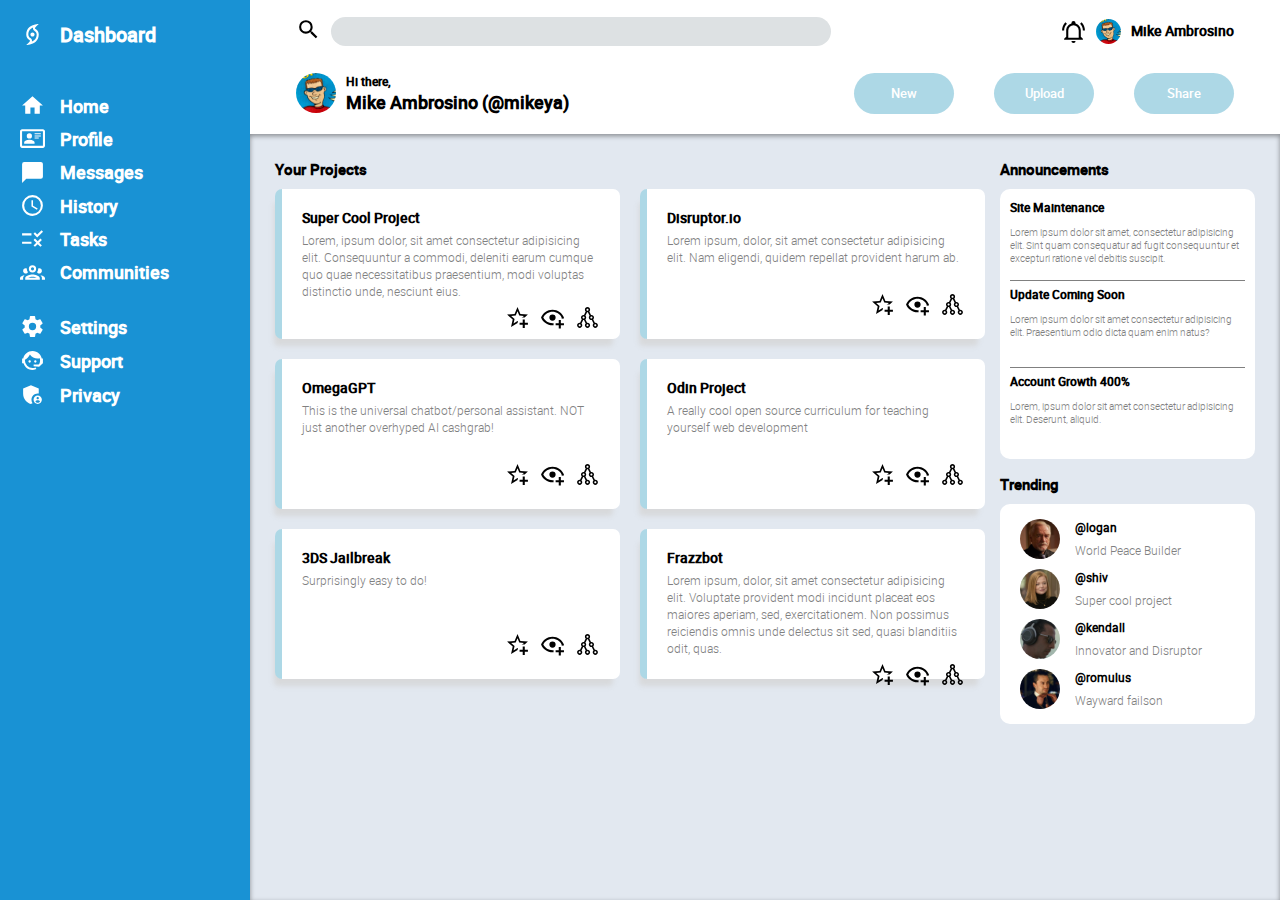
<file: index.html>
<!DOCTYPE html>
<html lang="en">
  <head>
    <meta charset="UTF-8" />
    <meta name="viewport" content="width=device-width, initial-scale=1.0" />
    <link rel="stylesheet" href="styles.css" />
    <link rel="stylesheet" href="webfontkit-20230706-023037/stylesheet.css" type="text/css" charset="utf-8" />
    <title>Dashboard</title>
  </head>
  <body>
    <div class="container">
      <nav>
        <ul class="logo">
          <li>
            <svg xmlns="http://www.w3.org/2000/svg" viewBox="0 0 24 24"><title>weather-hurricane-outline</title><path d="M12 14C13.11 14 14 13.11 14 12C14 10.9 13.11 10 12 10C10.9 10 10 10.9 10 12C10 13.11 10.9 14 12 14M18 2C17.1 2.68 16.26 3.45 15.5 4.29C15.21 4.61 14.93 4.95 14.66 5.29C14.62 5.34 14.59 5.39 14.56 5.45C14.31 5.94 14.5 6.54 15 6.79C16.86 7.86 18 9.85 18 12C18 18.41 13.08 20.71 9.54 21.54C7.55 22 6 22 6 22C6.9 21.32 7.74 20.55 8.5 19.71C8.79 19.39 9.07 19.05 9.34 18.71C9.38 18.66 9.41 18.61 9.44 18.55C9.69 18.06 9.5 17.46 9 17.21C7.14 16.14 6 14.15 6 12C6 5.59 10.93 3.29 14.47 2.46C16.45 2 18 2 18 2M9.44 7.47C8.61 8.5 8 9.93 8 12C8 13.43 8.75 14.74 9.96 15.46C11.2 16.12 11.78 17.5 11.47 18.8C12.67 18.27 13.76 17.54 14.56 16.53C15.39 15.5 16 14.07 16 12C16 10.57 15.25 9.26 14.04 8.54C12.8 7.88 12.22 6.5 12.54 5.2C11.33 5.73 10.24 6.47 9.44 7.47Z" /></svg>
            <h1>Dashboard</h1>
          </li>
        </ul>
        <ul class="links">
          <li>
            <svg xmlns="http://www.w3.org/2000/svg" viewBox="0 0 24 24"><title>home</title><path d="M10,20V14H14V20H19V12H22L12,3L2,12H5V20H10Z" /></svg>
            <h2>Home</h2>
          </li>
          <li>
            <svg xmlns="http://www.w3.org/2000/svg" viewBox="0 0 24 24"><title>card-account-details-outline</title><path d="M22,3H2C0.91,3.04 0.04,3.91 0,5V19C0.04,20.09 0.91,20.96 2,21H22C23.09,20.96 23.96,20.09 24,19V5C23.96,3.91 23.09,3.04 22,3M22,19H2V5H22V19M14,17V15.75C14,14.09 10.66,13.25 9,13.25C7.34,13.25 4,14.09 4,15.75V17H14M9,7A2.5,2.5 0 0,0 6.5,9.5A2.5,2.5 0 0,0 9,12A2.5,2.5 0 0,0 11.5,9.5A2.5,2.5 0 0,0 9,7M14,7V8H20V7H14M14,9V10H20V9H14M14,11V12H18V11H14" /></svg>
            <h2>Profile</h2>
          </li>
          <li>
            <svg xmlns="http://www.w3.org/2000/svg" viewBox="0 0 24 24"><title>message</title><path d="M20,2H4A2,2 0 0,0 2,4V22L6,18H20A2,2 0 0,0 22,16V4C22,2.89 21.1,2 20,2Z" /></svg>
            <h2>Messages</h2>
          </li>
          <li>
            <svg xmlns="http://www.w3.org/2000/svg" viewBox="0 0 24 24"><title>clock-outline</title><path d="M12,20A8,8 0 0,0 20,12A8,8 0 0,0 12,4A8,8 0 0,0 4,12A8,8 0 0,0 12,20M12,2A10,10 0 0,1 22,12A10,10 0 0,1 12,22C6.47,22 2,17.5 2,12A10,10 0 0,1 12,2M12.5,7V12.25L17,14.92L16.25,16.15L11,13V7H12.5Z" /></svg>
            <h2>History</h2>
          </li>
          <li>
            <svg xmlns="http://www.w3.org/2000/svg" viewBox="0 0 24 24"><title>list-status</title><path d="M16.5 11L13 7.5L14.4 6.1L16.5 8.2L20.7 4L22.1 5.4L16.5 11M11 7H2V9H11V7M21 13.4L19.6 12L17 14.6L14.4 12L13 13.4L15.6 16L13 18.6L14.4 20L17 17.4L19.6 20L21 18.6L18.4 16L21 13.4M11 15H2V17H11V15Z" /></svg>
            <h2>Tasks</h2>
          </li>
          <li>
            <svg xmlns="http://www.w3.org/2000/svg" viewBox="0 0 24 24"><title>account-group-outline</title><path d="M12,5A3.5,3.5 0 0,0 8.5,8.5A3.5,3.5 0 0,0 12,12A3.5,3.5 0 0,0 15.5,8.5A3.5,3.5 0 0,0 12,5M12,7A1.5,1.5 0 0,1 13.5,8.5A1.5,1.5 0 0,1 12,10A1.5,1.5 0 0,1 10.5,8.5A1.5,1.5 0 0,1 12,7M5.5,8A2.5,2.5 0 0,0 3,10.5C3,11.44 3.53,12.25 4.29,12.68C4.65,12.88 5.06,13 5.5,13C5.94,13 6.35,12.88 6.71,12.68C7.08,12.47 7.39,12.17 7.62,11.81C6.89,10.86 6.5,9.7 6.5,8.5C6.5,8.41 6.5,8.31 6.5,8.22C6.2,8.08 5.86,8 5.5,8M18.5,8C18.14,8 17.8,8.08 17.5,8.22C17.5,8.31 17.5,8.41 17.5,8.5C17.5,9.7 17.11,10.86 16.38,11.81C16.5,12 16.63,12.15 16.78,12.3C16.94,12.45 17.1,12.58 17.29,12.68C17.65,12.88 18.06,13 18.5,13C18.94,13 19.35,12.88 19.71,12.68C20.47,12.25 21,11.44 21,10.5A2.5,2.5 0 0,0 18.5,8M12,14C9.66,14 5,15.17 5,17.5V19H19V17.5C19,15.17 14.34,14 12,14M4.71,14.55C2.78,14.78 0,15.76 0,17.5V19H3V17.07C3,16.06 3.69,15.22 4.71,14.55M19.29,14.55C20.31,15.22 21,16.06 21,17.07V19H24V17.5C24,15.76 21.22,14.78 19.29,14.55M12,16C13.53,16 15.24,16.5 16.23,17H7.77C8.76,16.5 10.47,16 12,16Z" /></svg>
            <h2>Communities</h2>
          </li>
        </ul>
        <ul class="secondary-links">
          <li>
            <svg xmlns="http://www.w3.org/2000/svg" viewBox="0 0 24 24"><title>cog</title><path d="M12,15.5A3.5,3.5 0 0,1 8.5,12A3.5,3.5 0 0,1 12,8.5A3.5,3.5 0 0,1 15.5,12A3.5,3.5 0 0,1 12,15.5M19.43,12.97C19.47,12.65 19.5,12.33 19.5,12C19.5,11.67 19.47,11.34 19.43,11L21.54,9.37C21.73,9.22 21.78,8.95 21.66,8.73L19.66,5.27C19.54,5.05 19.27,4.96 19.05,5.05L16.56,6.05C16.04,5.66 15.5,5.32 14.87,5.07L14.5,2.42C14.46,2.18 14.25,2 14,2H10C9.75,2 9.54,2.18 9.5,2.42L9.13,5.07C8.5,5.32 7.96,5.66 7.44,6.05L4.95,5.05C4.73,4.96 4.46,5.05 4.34,5.27L2.34,8.73C2.21,8.95 2.27,9.22 2.46,9.37L4.57,11C4.53,11.34 4.5,11.67 4.5,12C4.5,12.33 4.53,12.65 4.57,12.97L2.46,14.63C2.27,14.78 2.21,15.05 2.34,15.27L4.34,18.73C4.46,18.95 4.73,19.03 4.95,18.95L7.44,17.94C7.96,18.34 8.5,18.68 9.13,18.93L9.5,21.58C9.54,21.82 9.75,22 10,22H14C14.25,22 14.46,21.82 14.5,21.58L14.87,18.93C15.5,18.67 16.04,18.34 16.56,17.94L19.05,18.95C19.27,19.03 19.54,18.95 19.66,18.73L21.66,15.27C21.78,15.05 21.73,14.78 21.54,14.63L19.43,12.97Z" /></svg>
            <h2>Settings</h2>
          </li>
          <li>
            <svg xmlns="http://www.w3.org/2000/svg" viewBox="0 0 24 24"><title>face-agent</title><path d="M18.72,14.76C19.07,13.91 19.26,13 19.26,12C19.26,11.28 19.15,10.59 18.96,9.95C18.31,10.1 17.63,10.18 16.92,10.18C13.86,10.18 11.15,8.67 9.5,6.34C8.61,8.5 6.91,10.26 4.77,11.22C4.73,11.47 4.73,11.74 4.73,12A7.27,7.27 0 0,0 12,19.27C13.05,19.27 14.06,19.04 14.97,18.63C15.54,19.72 15.8,20.26 15.78,20.26C14.14,20.81 12.87,21.08 12,21.08C9.58,21.08 7.27,20.13 5.57,18.42C4.53,17.38 3.76,16.11 3.33,14.73H2V10.18H3.09C3.93,6.04 7.6,2.92 12,2.92C14.4,2.92 16.71,3.87 18.42,5.58C19.69,6.84 20.54,8.45 20.89,10.18H22V14.67H22V14.69L22,14.73H21.94L18.38,18L13.08,17.4V15.73H17.91L18.72,14.76M9.27,11.77C9.57,11.77 9.86,11.89 10.07,12.11C10.28,12.32 10.4,12.61 10.4,12.91C10.4,13.21 10.28,13.5 10.07,13.71C9.86,13.92 9.57,14.04 9.27,14.04C8.64,14.04 8.13,13.54 8.13,12.91C8.13,12.28 8.64,11.77 9.27,11.77M14.72,11.77C15.35,11.77 15.85,12.28 15.85,12.91C15.85,13.54 15.35,14.04 14.72,14.04C14.09,14.04 13.58,13.54 13.58,12.91A1.14,1.14 0 0,1 14.72,11.77Z" /></svg>
            <h2>Support</h2>
          </li>
          <li>
            <svg xmlns="http://www.w3.org/2000/svg" viewBox="0 0 24 24"><title>shield-account-variant</title><path d="M17 11C17.3 11 17.7 11 18 11.1V6.3L10.5 3L3 6.3V11.2C3 15.7 6.2 20 10.5 21C11.1 20.9 11.6 20.7 12.1 20.5C11.4 19.5 11 18.3 11 17C11 13.7 13.7 11 17 11M17 13C14.8 13 13 14.8 13 17S14.8 21 17 21 21 19.2 21 17 19.2 13 17 13M17 14.4C17.6 14.4 18.1 14.9 18.1 15.5C18.1 16.1 17.6 16.6 17 16.6S15.9 16.1 15.9 15.5 16.4 14.4 17 14.4M17 19.8C16.1 19.8 15.3 19.3 14.8 18.6C14.9 17.9 16.3 17.5 17 17.5S19.2 17.9 19.2 18.6C18.7 19.3 17.9 19.8 17 19.8Z" /></svg>
            <h2>Privacy</h2>
          </li>
        </ul>
      </nav>
      <header>
        <div class="top">
          <button class='search'>
            <svg xmlns="http://www.w3.org/2000/svg" viewBox="0 0 24 24"><title>magnify</title><path d="M9.5,3A6.5,6.5 0 0,1 16,9.5C16,11.11 15.41,12.59 14.44,13.73L14.71,14H15.5L20.5,19L19,20.5L14,15.5V14.71L13.73,14.44C12.59,15.41 11.11,16 9.5,16A6.5,6.5 0 0,1 3,9.5A6.5,6.5 0 0,1 9.5,3M9.5,5C7,5 5,7 5,9.5C5,12 7,14 9.5,14C12,14 14,12 14,9.5C14,7 12,5 9.5,5Z" /></svg>
          </button>
          <input type="search" />
          <svg xmlns="http://www.w3.org/2000/svg" viewBox="0 0 24 24"><title>bell-ring-outline</title><path d="M10,21H14A2,2 0 0,1 12,23A2,2 0 0,1 10,21M21,19V20H3V19L5,17V11C5,7.9 7.03,5.17 10,4.29C10,4.19 10,4.1 10,4A2,2 0 0,1 12,2A2,2 0 0,1 14,4C14,4.1 14,4.19 14,4.29C16.97,5.17 19,7.9 19,11V17L21,19M17,11A5,5 0 0,0 12,6A5,5 0 0,0 7,11V18H17V11M19.75,3.19L18.33,4.61C20.04,6.3 21,8.6 21,11H23C23,8.07 21.84,5.25 19.75,3.19M1,11H3C3,8.6 3.96,6.3 5.67,4.61L4.25,3.19C2.16,5.25 1,8.07 1,11Z" /></svg>
          <img src="icons/avatar.jpeg" alt="" class="avatar-thumb" />
          <h2>Mike Ambrosino</h2>
        </div>
        <div class="bottom">
          <img src="icons/avatar.jpeg" alt="" class="avatar-big" />
          <div class="greeting">
            <h3>Hi there,</h3>
            <h1>Mike Ambrosino (@mikeya)</h1>
          </div>
          <button>New</button>
          <button>Upload</button>
          <button>Share</button>
        </div>
      </header>
      <main>
        <div class="projects">
          <h1>Your Projects</h1>
          <div class="cards">
            <div class="card">
              <h2>Super Cool Project</h2>
              <p>
                Lorem, ipsum dolor, sit amet consectetur adipisicing elit.
                Consequuntur a commodi, deleniti earum cumque quo quae
                necessitatibus praesentium, modi voluptas distinctio unde,
                nesciunt eius.
              </p>
              <div class="project-actions">
                <svg xmlns="http://www.w3.org/2000/svg" viewBox="0 0 24 24"><title>star-plus-outline</title><path d="M5.8 21L7.4 14L2 9.2L9.2 8.6L12 2L14.8 8.6L22 9.2L18.8 12H18C17.3 12 16.6 12.1 15.9 12.4L18.1 10.5L13.7 10.1L12 6.1L10.3 10.1L5.9 10.5L9.2 13.4L8.2 17.7L12 15.4L12.5 15.7C12.3 16.2 12.1 16.8 12.1 17.3L5.8 21M17 14V17H14V19H17V22H19V19H22V17H19V14H17Z" /></svg>
                <svg xmlns="http://www.w3.org/2000/svg" viewBox="0 0 24 24"><title>eye-plus-outline</title><path d="M12,4.5C7,4.5 2.73,7.61 1,12C2.73,16.39 7,19.5 12,19.5C12.36,19.5 12.72,19.5 13.08,19.45C13.03,19.13 13,18.82 13,18.5C13,18.14 13.04,17.78 13.1,17.42C12.74,17.46 12.37,17.5 12,17.5C8.24,17.5 4.83,15.36 3.18,12C4.83,8.64 8.24,6.5 12,6.5C15.76,6.5 19.17,8.64 20.82,12C20.7,12.24 20.56,12.45 20.43,12.68C21.09,12.84 21.72,13.11 22.29,13.5C22.56,13 22.8,12.5 23,12C21.27,7.61 17,4.5 12,4.5M12,9A3,3 0 0,0 9,12A3,3 0 0,0 12,15A3,3 0 0,0 15,12A3,3 0 0,0 12,9M18,14.5V17.5H15V19.5H18V22.5H20V19.5H23V17.5H20V14.5H18Z" /></svg>
                <svg xmlns="http://www.w3.org/2000/svg" viewBox="0 0 24 24"><title>graph-outline</title><path d="M19.5 17C19.36 17 19.24 17 19.11 17.04L17.5 13.8C17.95 13.35 18.25 12.71 18.25 12C18.25 10.62 17.13 9.5 15.75 9.5C15.61 9.5 15.5 9.5 15.35 9.54L13.74 6.3C14.21 5.84 14.5 5.21 14.5 4.5C14.5 3.12 13.38 2 12 2S9.5 3.12 9.5 4.5C9.5 5.2 9.79 5.84 10.26 6.29L8.65 9.54C8.5 9.5 8.39 9.5 8.25 9.5C6.87 9.5 5.75 10.62 5.75 12C5.75 12.71 6.04 13.34 6.5 13.79L4.89 17.04C4.76 17 4.64 17 4.5 17C3.12 17 2 18.12 2 19.5C2 20.88 3.12 22 4.5 22S7 20.88 7 19.5C7 18.8 6.71 18.16 6.24 17.71L7.86 14.46C8 14.5 8.12 14.5 8.25 14.5C8.38 14.5 8.5 14.5 8.63 14.46L10.26 17.71C9.79 18.16 9.5 18.8 9.5 19.5C9.5 20.88 10.62 22 12 22S14.5 20.88 14.5 19.5C14.5 18.12 13.38 17 12 17C11.87 17 11.74 17 11.61 17.04L10 13.8C10.45 13.35 10.75 12.71 10.75 12C10.75 11.3 10.46 10.67 10 10.21L11.61 6.96C11.74 7 11.87 7 12 7C12.13 7 12.26 7 12.39 6.96L14 10.21C13.54 10.66 13.25 11.3 13.25 12C13.25 13.38 14.37 14.5 15.75 14.5C15.88 14.5 16 14.5 16.13 14.46L17.76 17.71C17.29 18.16 17 18.8 17 19.5C17 20.88 18.12 22 19.5 22S22 20.88 22 19.5C22 18.12 20.88 17 19.5 17M4.5 20.5C3.95 20.5 3.5 20.05 3.5 19.5S3.95 18.5 4.5 18.5 5.5 18.95 5.5 19.5 5.05 20.5 4.5 20.5M13 19.5C13 20.05 12.55 20.5 12 20.5S11 20.05 11 19.5 11.45 18.5 12 18.5 13 18.95 13 19.5M7.25 12C7.25 11.45 7.7 11 8.25 11S9.25 11.45 9.25 12 8.8 13 8.25 13 7.25 12.55 7.25 12M11 4.5C11 3.95 11.45 3.5 12 3.5S13 3.95 13 4.5 12.55 5.5 12 5.5 11 5.05 11 4.5M14.75 12C14.75 11.45 15.2 11 15.75 11S16.75 11.45 16.75 12 16.3 13 15.75 13 14.75 12.55 14.75 12M19.5 20.5C18.95 20.5 18.5 20.05 18.5 19.5S18.95 18.5 19.5 18.5 20.5 18.95 20.5 19.5 20.05 20.5 19.5 20.5Z" /></svg>
              </div>
            </div>
            <div class="card">
              <h2>Disruptor.io</h2>
              <p>
                Lorem ipsum, dolor, sit amet consectetur adipisicing elit. Nam
                eligendi, quidem repellat provident harum ab.
              </p>
              <div class="project-actions">
                <svg xmlns="http://www.w3.org/2000/svg" viewBox="0 0 24 24"><title>star-plus-outline</title><path d="M5.8 21L7.4 14L2 9.2L9.2 8.6L12 2L14.8 8.6L22 9.2L18.8 12H18C17.3 12 16.6 12.1 15.9 12.4L18.1 10.5L13.7 10.1L12 6.1L10.3 10.1L5.9 10.5L9.2 13.4L8.2 17.7L12 15.4L12.5 15.7C12.3 16.2 12.1 16.8 12.1 17.3L5.8 21M17 14V17H14V19H17V22H19V19H22V17H19V14H17Z" /></svg>
                <svg xmlns="http://www.w3.org/2000/svg" viewBox="0 0 24 24"><title>eye-plus-outline</title><path d="M12,4.5C7,4.5 2.73,7.61 1,12C2.73,16.39 7,19.5 12,19.5C12.36,19.5 12.72,19.5 13.08,19.45C13.03,19.13 13,18.82 13,18.5C13,18.14 13.04,17.78 13.1,17.42C12.74,17.46 12.37,17.5 12,17.5C8.24,17.5 4.83,15.36 3.18,12C4.83,8.64 8.24,6.5 12,6.5C15.76,6.5 19.17,8.64 20.82,12C20.7,12.24 20.56,12.45 20.43,12.68C21.09,12.84 21.72,13.11 22.29,13.5C22.56,13 22.8,12.5 23,12C21.27,7.61 17,4.5 12,4.5M12,9A3,3 0 0,0 9,12A3,3 0 0,0 12,15A3,3 0 0,0 15,12A3,3 0 0,0 12,9M18,14.5V17.5H15V19.5H18V22.5H20V19.5H23V17.5H20V14.5H18Z" /></svg>
                <svg xmlns="http://www.w3.org/2000/svg" viewBox="0 0 24 24"><title>graph-outline</title><path d="M19.5 17C19.36 17 19.24 17 19.11 17.04L17.5 13.8C17.95 13.35 18.25 12.71 18.25 12C18.25 10.62 17.13 9.5 15.75 9.5C15.61 9.5 15.5 9.5 15.35 9.54L13.74 6.3C14.21 5.84 14.5 5.21 14.5 4.5C14.5 3.12 13.38 2 12 2S9.5 3.12 9.5 4.5C9.5 5.2 9.79 5.84 10.26 6.29L8.65 9.54C8.5 9.5 8.39 9.5 8.25 9.5C6.87 9.5 5.75 10.62 5.75 12C5.75 12.71 6.04 13.34 6.5 13.79L4.89 17.04C4.76 17 4.64 17 4.5 17C3.12 17 2 18.12 2 19.5C2 20.88 3.12 22 4.5 22S7 20.88 7 19.5C7 18.8 6.71 18.16 6.24 17.71L7.86 14.46C8 14.5 8.12 14.5 8.25 14.5C8.38 14.5 8.5 14.5 8.63 14.46L10.26 17.71C9.79 18.16 9.5 18.8 9.5 19.5C9.5 20.88 10.62 22 12 22S14.5 20.88 14.5 19.5C14.5 18.12 13.38 17 12 17C11.87 17 11.74 17 11.61 17.04L10 13.8C10.45 13.35 10.75 12.71 10.75 12C10.75 11.3 10.46 10.67 10 10.21L11.61 6.96C11.74 7 11.87 7 12 7C12.13 7 12.26 7 12.39 6.96L14 10.21C13.54 10.66 13.25 11.3 13.25 12C13.25 13.38 14.37 14.5 15.75 14.5C15.88 14.5 16 14.5 16.13 14.46L17.76 17.71C17.29 18.16 17 18.8 17 19.5C17 20.88 18.12 22 19.5 22S22 20.88 22 19.5C22 18.12 20.88 17 19.5 17M4.5 20.5C3.95 20.5 3.5 20.05 3.5 19.5S3.95 18.5 4.5 18.5 5.5 18.95 5.5 19.5 5.05 20.5 4.5 20.5M13 19.5C13 20.05 12.55 20.5 12 20.5S11 20.05 11 19.5 11.45 18.5 12 18.5 13 18.95 13 19.5M7.25 12C7.25 11.45 7.7 11 8.25 11S9.25 11.45 9.25 12 8.8 13 8.25 13 7.25 12.55 7.25 12M11 4.5C11 3.95 11.45 3.5 12 3.5S13 3.95 13 4.5 12.55 5.5 12 5.5 11 5.05 11 4.5M14.75 12C14.75 11.45 15.2 11 15.75 11S16.75 11.45 16.75 12 16.3 13 15.75 13 14.75 12.55 14.75 12M19.5 20.5C18.95 20.5 18.5 20.05 18.5 19.5S18.95 18.5 19.5 18.5 20.5 18.95 20.5 19.5 20.05 20.5 19.5 20.5Z" /></svg>
              </div>
            </div>
            <div class="card">
              <h2>OmegaGPT</h2>
              <p>
                This is the universal chatbot/personal assistant. NOT just
                another overhyped AI cashgrab!
              </p>
              <div class="project-actions">
                <svg xmlns="http://www.w3.org/2000/svg" viewBox="0 0 24 24"><title>star-plus-outline</title><path d="M5.8 21L7.4 14L2 9.2L9.2 8.6L12 2L14.8 8.6L22 9.2L18.8 12H18C17.3 12 16.6 12.1 15.9 12.4L18.1 10.5L13.7 10.1L12 6.1L10.3 10.1L5.9 10.5L9.2 13.4L8.2 17.7L12 15.4L12.5 15.7C12.3 16.2 12.1 16.8 12.1 17.3L5.8 21M17 14V17H14V19H17V22H19V19H22V17H19V14H17Z" /></svg>
                <svg xmlns="http://www.w3.org/2000/svg" viewBox="0 0 24 24"><title>eye-plus-outline</title><path d="M12,4.5C7,4.5 2.73,7.61 1,12C2.73,16.39 7,19.5 12,19.5C12.36,19.5 12.72,19.5 13.08,19.45C13.03,19.13 13,18.82 13,18.5C13,18.14 13.04,17.78 13.1,17.42C12.74,17.46 12.37,17.5 12,17.5C8.24,17.5 4.83,15.36 3.18,12C4.83,8.64 8.24,6.5 12,6.5C15.76,6.5 19.17,8.64 20.82,12C20.7,12.24 20.56,12.45 20.43,12.68C21.09,12.84 21.72,13.11 22.29,13.5C22.56,13 22.8,12.5 23,12C21.27,7.61 17,4.5 12,4.5M12,9A3,3 0 0,0 9,12A3,3 0 0,0 12,15A3,3 0 0,0 15,12A3,3 0 0,0 12,9M18,14.5V17.5H15V19.5H18V22.5H20V19.5H23V17.5H20V14.5H18Z" /></svg>
                <svg xmlns="http://www.w3.org/2000/svg" viewBox="0 0 24 24"><title>graph-outline</title><path d="M19.5 17C19.36 17 19.24 17 19.11 17.04L17.5 13.8C17.95 13.35 18.25 12.71 18.25 12C18.25 10.62 17.13 9.5 15.75 9.5C15.61 9.5 15.5 9.5 15.35 9.54L13.74 6.3C14.21 5.84 14.5 5.21 14.5 4.5C14.5 3.12 13.38 2 12 2S9.5 3.12 9.5 4.5C9.5 5.2 9.79 5.84 10.26 6.29L8.65 9.54C8.5 9.5 8.39 9.5 8.25 9.5C6.87 9.5 5.75 10.62 5.75 12C5.75 12.71 6.04 13.34 6.5 13.79L4.89 17.04C4.76 17 4.64 17 4.5 17C3.12 17 2 18.12 2 19.5C2 20.88 3.12 22 4.5 22S7 20.88 7 19.5C7 18.8 6.71 18.16 6.24 17.71L7.86 14.46C8 14.5 8.12 14.5 8.25 14.5C8.38 14.5 8.5 14.5 8.63 14.46L10.26 17.71C9.79 18.16 9.5 18.8 9.5 19.5C9.5 20.88 10.62 22 12 22S14.5 20.88 14.5 19.5C14.5 18.12 13.38 17 12 17C11.87 17 11.74 17 11.61 17.04L10 13.8C10.45 13.35 10.75 12.71 10.75 12C10.75 11.3 10.46 10.67 10 10.21L11.61 6.96C11.74 7 11.87 7 12 7C12.13 7 12.26 7 12.39 6.96L14 10.21C13.54 10.66 13.25 11.3 13.25 12C13.25 13.38 14.37 14.5 15.75 14.5C15.88 14.5 16 14.5 16.13 14.46L17.76 17.71C17.29 18.16 17 18.8 17 19.5C17 20.88 18.12 22 19.5 22S22 20.88 22 19.5C22 18.12 20.88 17 19.5 17M4.5 20.5C3.95 20.5 3.5 20.05 3.5 19.5S3.95 18.5 4.5 18.5 5.5 18.95 5.5 19.5 5.05 20.5 4.5 20.5M13 19.5C13 20.05 12.55 20.5 12 20.5S11 20.05 11 19.5 11.45 18.5 12 18.5 13 18.95 13 19.5M7.25 12C7.25 11.45 7.7 11 8.25 11S9.25 11.45 9.25 12 8.8 13 8.25 13 7.25 12.55 7.25 12M11 4.5C11 3.95 11.45 3.5 12 3.5S13 3.95 13 4.5 12.55 5.5 12 5.5 11 5.05 11 4.5M14.75 12C14.75 11.45 15.2 11 15.75 11S16.75 11.45 16.75 12 16.3 13 15.75 13 14.75 12.55 14.75 12M19.5 20.5C18.95 20.5 18.5 20.05 18.5 19.5S18.95 18.5 19.5 18.5 20.5 18.95 20.5 19.5 20.05 20.5 19.5 20.5Z" /></svg>
              </div>
            </div>
            <div class="card">
              <h2>Odin Project</h2>
              <p>
                A really cool open source curriculum for teaching yourself web
                development
              </p>
              <div class="project-actions">
                <svg xmlns="http://www.w3.org/2000/svg" viewBox="0 0 24 24"><title>star-plus-outline</title><path d="M5.8 21L7.4 14L2 9.2L9.2 8.6L12 2L14.8 8.6L22 9.2L18.8 12H18C17.3 12 16.6 12.1 15.9 12.4L18.1 10.5L13.7 10.1L12 6.1L10.3 10.1L5.9 10.5L9.2 13.4L8.2 17.7L12 15.4L12.5 15.7C12.3 16.2 12.1 16.8 12.1 17.3L5.8 21M17 14V17H14V19H17V22H19V19H22V17H19V14H17Z" /></svg>
                <svg xmlns="http://www.w3.org/2000/svg" viewBox="0 0 24 24"><title>eye-plus-outline</title><path d="M12,4.5C7,4.5 2.73,7.61 1,12C2.73,16.39 7,19.5 12,19.5C12.36,19.5 12.72,19.5 13.08,19.45C13.03,19.13 13,18.82 13,18.5C13,18.14 13.04,17.78 13.1,17.42C12.74,17.46 12.37,17.5 12,17.5C8.24,17.5 4.83,15.36 3.18,12C4.83,8.64 8.24,6.5 12,6.5C15.76,6.5 19.17,8.64 20.82,12C20.7,12.24 20.56,12.45 20.43,12.68C21.09,12.84 21.72,13.11 22.29,13.5C22.56,13 22.8,12.5 23,12C21.27,7.61 17,4.5 12,4.5M12,9A3,3 0 0,0 9,12A3,3 0 0,0 12,15A3,3 0 0,0 15,12A3,3 0 0,0 12,9M18,14.5V17.5H15V19.5H18V22.5H20V19.5H23V17.5H20V14.5H18Z" /></svg>
                <svg xmlns="http://www.w3.org/2000/svg" viewBox="0 0 24 24"><title>graph-outline</title><path d="M19.5 17C19.36 17 19.24 17 19.11 17.04L17.5 13.8C17.95 13.35 18.25 12.71 18.25 12C18.25 10.62 17.13 9.5 15.75 9.5C15.61 9.5 15.5 9.5 15.35 9.54L13.74 6.3C14.21 5.84 14.5 5.21 14.5 4.5C14.5 3.12 13.38 2 12 2S9.5 3.12 9.5 4.5C9.5 5.2 9.79 5.84 10.26 6.29L8.65 9.54C8.5 9.5 8.39 9.5 8.25 9.5C6.87 9.5 5.75 10.62 5.75 12C5.75 12.71 6.04 13.34 6.5 13.79L4.89 17.04C4.76 17 4.64 17 4.5 17C3.12 17 2 18.12 2 19.5C2 20.88 3.12 22 4.5 22S7 20.88 7 19.5C7 18.8 6.71 18.16 6.24 17.71L7.86 14.46C8 14.5 8.12 14.5 8.25 14.5C8.38 14.5 8.5 14.5 8.63 14.46L10.26 17.71C9.79 18.16 9.5 18.8 9.5 19.5C9.5 20.88 10.62 22 12 22S14.5 20.88 14.5 19.5C14.5 18.12 13.38 17 12 17C11.87 17 11.74 17 11.61 17.04L10 13.8C10.45 13.35 10.75 12.71 10.75 12C10.75 11.3 10.46 10.67 10 10.21L11.61 6.96C11.74 7 11.87 7 12 7C12.13 7 12.26 7 12.39 6.96L14 10.21C13.54 10.66 13.25 11.3 13.25 12C13.25 13.38 14.37 14.5 15.75 14.5C15.88 14.5 16 14.5 16.13 14.46L17.76 17.71C17.29 18.16 17 18.8 17 19.5C17 20.88 18.12 22 19.5 22S22 20.88 22 19.5C22 18.12 20.88 17 19.5 17M4.5 20.5C3.95 20.5 3.5 20.05 3.5 19.5S3.95 18.5 4.5 18.5 5.5 18.95 5.5 19.5 5.05 20.5 4.5 20.5M13 19.5C13 20.05 12.55 20.5 12 20.5S11 20.05 11 19.5 11.45 18.5 12 18.5 13 18.95 13 19.5M7.25 12C7.25 11.45 7.7 11 8.25 11S9.25 11.45 9.25 12 8.8 13 8.25 13 7.25 12.55 7.25 12M11 4.5C11 3.95 11.45 3.5 12 3.5S13 3.95 13 4.5 12.55 5.5 12 5.5 11 5.05 11 4.5M14.75 12C14.75 11.45 15.2 11 15.75 11S16.75 11.45 16.75 12 16.3 13 15.75 13 14.75 12.55 14.75 12M19.5 20.5C18.95 20.5 18.5 20.05 18.5 19.5S18.95 18.5 19.5 18.5 20.5 18.95 20.5 19.5 20.05 20.5 19.5 20.5Z" /></svg>
              </div>
            </div>
            <div class="card">
              <h2>3DS Jailbreak</h2>
              <p>Surprisingly easy to do!</p>
              <div class="project-actions">
                <svg xmlns="http://www.w3.org/2000/svg" viewBox="0 0 24 24"><title>star-plus-outline</title><path d="M5.8 21L7.4 14L2 9.2L9.2 8.6L12 2L14.8 8.6L22 9.2L18.8 12H18C17.3 12 16.6 12.1 15.9 12.4L18.1 10.5L13.7 10.1L12 6.1L10.3 10.1L5.9 10.5L9.2 13.4L8.2 17.7L12 15.4L12.5 15.7C12.3 16.2 12.1 16.8 12.1 17.3L5.8 21M17 14V17H14V19H17V22H19V19H22V17H19V14H17Z" /></svg>
                <svg xmlns="http://www.w3.org/2000/svg" viewBox="0 0 24 24"><title>eye-plus-outline</title><path d="M12,4.5C7,4.5 2.73,7.61 1,12C2.73,16.39 7,19.5 12,19.5C12.36,19.5 12.72,19.5 13.08,19.45C13.03,19.13 13,18.82 13,18.5C13,18.14 13.04,17.78 13.1,17.42C12.74,17.46 12.37,17.5 12,17.5C8.24,17.5 4.83,15.36 3.18,12C4.83,8.64 8.24,6.5 12,6.5C15.76,6.5 19.17,8.64 20.82,12C20.7,12.24 20.56,12.45 20.43,12.68C21.09,12.84 21.72,13.11 22.29,13.5C22.56,13 22.8,12.5 23,12C21.27,7.61 17,4.5 12,4.5M12,9A3,3 0 0,0 9,12A3,3 0 0,0 12,15A3,3 0 0,0 15,12A3,3 0 0,0 12,9M18,14.5V17.5H15V19.5H18V22.5H20V19.5H23V17.5H20V14.5H18Z" /></svg>
                <svg xmlns="http://www.w3.org/2000/svg" viewBox="0 0 24 24"><title>graph-outline</title><path d="M19.5 17C19.36 17 19.24 17 19.11 17.04L17.5 13.8C17.95 13.35 18.25 12.71 18.25 12C18.25 10.62 17.13 9.5 15.75 9.5C15.61 9.5 15.5 9.5 15.35 9.54L13.74 6.3C14.21 5.84 14.5 5.21 14.5 4.5C14.5 3.12 13.38 2 12 2S9.5 3.12 9.5 4.5C9.5 5.2 9.79 5.84 10.26 6.29L8.65 9.54C8.5 9.5 8.39 9.5 8.25 9.5C6.87 9.5 5.75 10.62 5.75 12C5.75 12.71 6.04 13.34 6.5 13.79L4.89 17.04C4.76 17 4.64 17 4.5 17C3.12 17 2 18.12 2 19.5C2 20.88 3.12 22 4.5 22S7 20.88 7 19.5C7 18.8 6.71 18.16 6.24 17.71L7.86 14.46C8 14.5 8.12 14.5 8.25 14.5C8.38 14.5 8.5 14.5 8.63 14.46L10.26 17.71C9.79 18.16 9.5 18.8 9.5 19.5C9.5 20.88 10.62 22 12 22S14.5 20.88 14.5 19.5C14.5 18.12 13.38 17 12 17C11.87 17 11.74 17 11.61 17.04L10 13.8C10.45 13.35 10.75 12.71 10.75 12C10.75 11.3 10.46 10.67 10 10.21L11.61 6.96C11.74 7 11.87 7 12 7C12.13 7 12.26 7 12.39 6.96L14 10.21C13.54 10.66 13.25 11.3 13.25 12C13.25 13.38 14.37 14.5 15.75 14.5C15.88 14.5 16 14.5 16.13 14.46L17.76 17.71C17.29 18.16 17 18.8 17 19.5C17 20.88 18.12 22 19.5 22S22 20.88 22 19.5C22 18.12 20.88 17 19.5 17M4.5 20.5C3.95 20.5 3.5 20.05 3.5 19.5S3.95 18.5 4.5 18.5 5.5 18.95 5.5 19.5 5.05 20.5 4.5 20.5M13 19.5C13 20.05 12.55 20.5 12 20.5S11 20.05 11 19.5 11.45 18.5 12 18.5 13 18.95 13 19.5M7.25 12C7.25 11.45 7.7 11 8.25 11S9.25 11.45 9.25 12 8.8 13 8.25 13 7.25 12.55 7.25 12M11 4.5C11 3.95 11.45 3.5 12 3.5S13 3.95 13 4.5 12.55 5.5 12 5.5 11 5.05 11 4.5M14.75 12C14.75 11.45 15.2 11 15.75 11S16.75 11.45 16.75 12 16.3 13 15.75 13 14.75 12.55 14.75 12M19.5 20.5C18.95 20.5 18.5 20.05 18.5 19.5S18.95 18.5 19.5 18.5 20.5 18.95 20.5 19.5 20.05 20.5 19.5 20.5Z" /></svg>
              </div>
            </div>
            <div class="card">
              <h2>Frazzbot</h2>
              <p>
                Lorem ipsum, dolor, sit amet consectetur adipisicing elit.
                Voluptate provident modi incidunt placeat eos maiores aperiam,
                sed, exercitationem. Non possimus reiciendis omnis unde delectus
                sit sed, quasi blanditiis odit, quas.
              </p>
              <div class="project-actions">
                <svg xmlns="http://www.w3.org/2000/svg" viewBox="0 0 24 24"><title>star-plus-outline</title><path d="M5.8 21L7.4 14L2 9.2L9.2 8.6L12 2L14.8 8.6L22 9.2L18.8 12H18C17.3 12 16.6 12.1 15.9 12.4L18.1 10.5L13.7 10.1L12 6.1L10.3 10.1L5.9 10.5L9.2 13.4L8.2 17.7L12 15.4L12.5 15.7C12.3 16.2 12.1 16.8 12.1 17.3L5.8 21M17 14V17H14V19H17V22H19V19H22V17H19V14H17Z" /></svg>
                <svg xmlns="http://www.w3.org/2000/svg" viewBox="0 0 24 24"><title>eye-plus-outline</title><path d="M12,4.5C7,4.5 2.73,7.61 1,12C2.73,16.39 7,19.5 12,19.5C12.36,19.5 12.72,19.5 13.08,19.45C13.03,19.13 13,18.82 13,18.5C13,18.14 13.04,17.78 13.1,17.42C12.74,17.46 12.37,17.5 12,17.5C8.24,17.5 4.83,15.36 3.18,12C4.83,8.64 8.24,6.5 12,6.5C15.76,6.5 19.17,8.64 20.82,12C20.7,12.24 20.56,12.45 20.43,12.68C21.09,12.84 21.72,13.11 22.29,13.5C22.56,13 22.8,12.5 23,12C21.27,7.61 17,4.5 12,4.5M12,9A3,3 0 0,0 9,12A3,3 0 0,0 12,15A3,3 0 0,0 15,12A3,3 0 0,0 12,9M18,14.5V17.5H15V19.5H18V22.5H20V19.5H23V17.5H20V14.5H18Z" /></svg>
                <svg xmlns="http://www.w3.org/2000/svg" viewBox="0 0 24 24"><title>graph-outline</title><path d="M19.5 17C19.36 17 19.24 17 19.11 17.04L17.5 13.8C17.95 13.35 18.25 12.71 18.25 12C18.25 10.62 17.13 9.5 15.75 9.5C15.61 9.5 15.5 9.5 15.35 9.54L13.74 6.3C14.21 5.84 14.5 5.21 14.5 4.5C14.5 3.12 13.38 2 12 2S9.5 3.12 9.5 4.5C9.5 5.2 9.79 5.84 10.26 6.29L8.65 9.54C8.5 9.5 8.39 9.5 8.25 9.5C6.87 9.5 5.75 10.62 5.75 12C5.75 12.71 6.04 13.34 6.5 13.79L4.89 17.04C4.76 17 4.64 17 4.5 17C3.12 17 2 18.12 2 19.5C2 20.88 3.12 22 4.5 22S7 20.88 7 19.5C7 18.8 6.71 18.16 6.24 17.71L7.86 14.46C8 14.5 8.12 14.5 8.25 14.5C8.38 14.5 8.5 14.5 8.63 14.46L10.26 17.71C9.79 18.16 9.5 18.8 9.5 19.5C9.5 20.88 10.62 22 12 22S14.5 20.88 14.5 19.5C14.5 18.12 13.38 17 12 17C11.87 17 11.74 17 11.61 17.04L10 13.8C10.45 13.35 10.75 12.71 10.75 12C10.75 11.3 10.46 10.67 10 10.21L11.61 6.96C11.74 7 11.87 7 12 7C12.13 7 12.26 7 12.39 6.96L14 10.21C13.54 10.66 13.25 11.3 13.25 12C13.25 13.38 14.37 14.5 15.75 14.5C15.88 14.5 16 14.5 16.13 14.46L17.76 17.71C17.29 18.16 17 18.8 17 19.5C17 20.88 18.12 22 19.5 22S22 20.88 22 19.5C22 18.12 20.88 17 19.5 17M4.5 20.5C3.95 20.5 3.5 20.05 3.5 19.5S3.95 18.5 4.5 18.5 5.5 18.95 5.5 19.5 5.05 20.5 4.5 20.5M13 19.5C13 20.05 12.55 20.5 12 20.5S11 20.05 11 19.5 11.45 18.5 12 18.5 13 18.95 13 19.5M7.25 12C7.25 11.45 7.7 11 8.25 11S9.25 11.45 9.25 12 8.8 13 8.25 13 7.25 12.55 7.25 12M11 4.5C11 3.95 11.45 3.5 12 3.5S13 3.95 13 4.5 12.55 5.5 12 5.5 11 5.05 11 4.5M14.75 12C14.75 11.45 15.2 11 15.75 11S16.75 11.45 16.75 12 16.3 13 15.75 13 14.75 12.55 14.75 12M19.5 20.5C18.95 20.5 18.5 20.05 18.5 19.5S18.95 18.5 19.5 18.5 20.5 18.95 20.5 19.5 20.05 20.5 19.5 20.5Z" /></svg>
              </div>
            </div>
          </div>
        </div>
        <div class="announcements">
          <h1>Announcements</h1>
            <ul class="latest">
              <li>
                <h4>Site Maintenance</h4>
                <p>
                  Lorem ipsum dolor sit amet, consectetur adipisicing elit. Sint
                  quam consequatur ad fugit consequuntur et excepturi ratione
                  vel debitis suscipit.
                </p>
              </li>
              <li class="line" aria-label="hidden"></li>
              <li>
                <h4>Update Coming Soon</h4>
                <p>
                  Lorem ipsum dolor sit amet consectetur adipisicing elit.
                  Praesentium odio dicta quam enim natus?
                </p>
              </li>
              <li class="line" aria-label="hidden"></li>
              <li>
                <h4>Account Growth 400%</h4>
                <p>
                  Lorem, ipsum dolor sit amet consectetur adipisicing elit.
                  Deserunt, aliquid.
                </p>
              </li>
            </ul>
        </div>
        <div class="trending">
          <h1>Trending</h3>
          <ul class="accounts">
            <li class="account">
              <img src="icons/logan.jpeg" alt="">
              <h5>@logan</h5>
              <p>World Peace Builder</p>
            </li>
            <li class="account">
              <img src="icons/shiv.jpeg" alt="">
              <h5>@shiv</h5>
              <p>Super cool project</p>
            </li>
            <li class="account">
              <img src="icons/kendall.jpeg" alt="">
              <h5>@kendall</h5>
              <p>Innovator and Disruptor</p>
            </li>
            <li class="account">
              <img src="icons/roman.jpeg" alt="">
              <h5>@romulus</h5>
              <p>Wayward failson</p>
            </li>
          </ul>
        </div>
      </main>
    </div>
  </body>
</html>
</file>
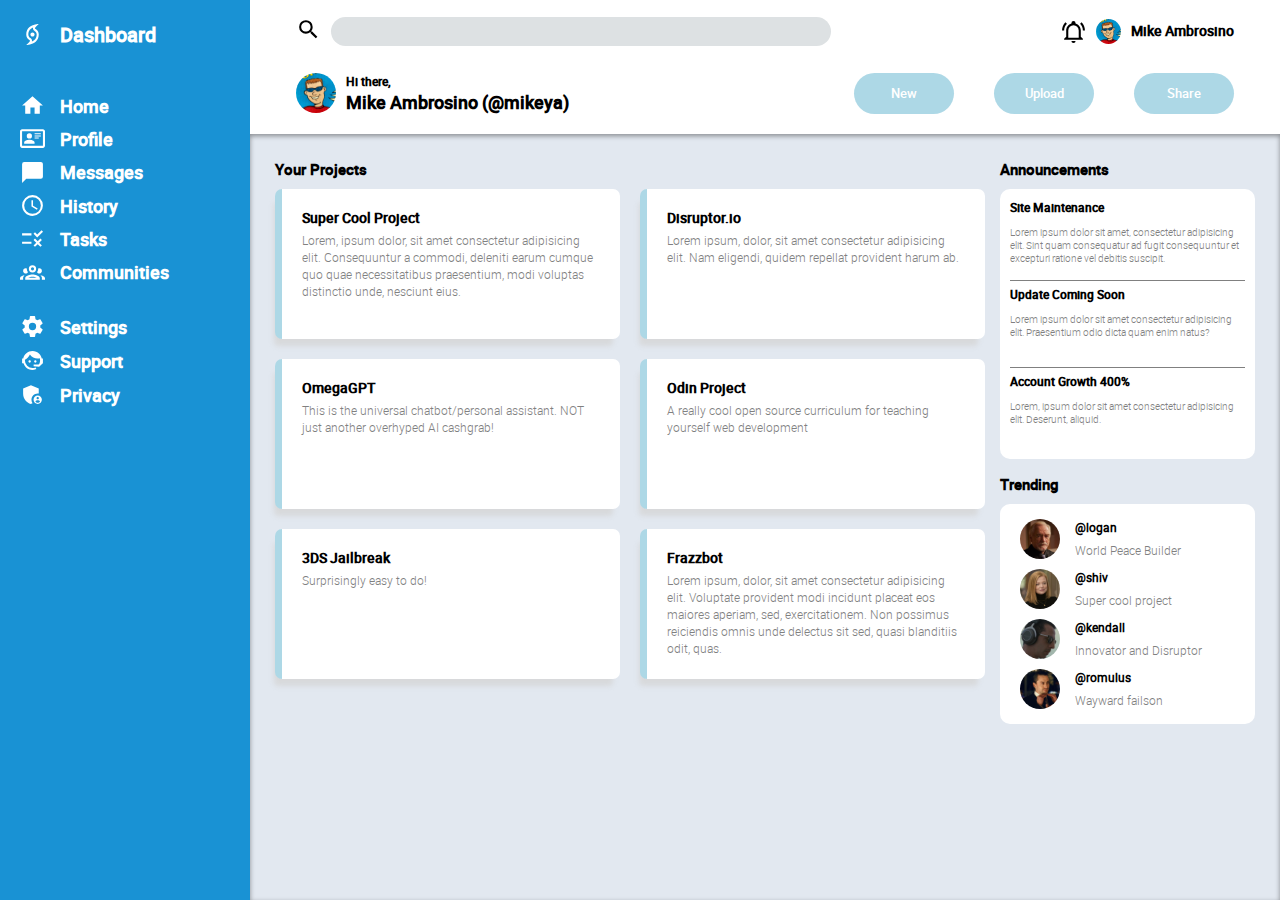
<file: dashboard.html>
<!DOCTYPE html>
<html lang="en">
  <head>
    <meta charset="UTF-8" />
    <meta name="viewport" content="width=device-width, initial-scale=1.0" />
    <link rel="stylesheet" href="styles.css" />
    <link rel="stylesheet" href="webfontkit-20230706-023037/stylesheet.css" type="text/css" charset="utf-8" />
    <title>Dashboard</title>
  </head>
  <body>
    <div class="container">
      <nav>
        <ul class="logo">
          <li>
            <svg xmlns="http://www.w3.org/2000/svg" viewBox="0 0 24 24"><title>weather-hurricane-outline</title><path d="M12 14C13.11 14 14 13.11 14 12C14 10.9 13.11 10 12 10C10.9 10 10 10.9 10 12C10 13.11 10.9 14 12 14M18 2C17.1 2.68 16.26 3.45 15.5 4.29C15.21 4.61 14.93 4.95 14.66 5.29C14.62 5.34 14.59 5.39 14.56 5.45C14.31 5.94 14.5 6.54 15 6.79C16.86 7.86 18 9.85 18 12C18 18.41 13.08 20.71 9.54 21.54C7.55 22 6 22 6 22C6.9 21.32 7.74 20.55 8.5 19.71C8.79 19.39 9.07 19.05 9.34 18.71C9.38 18.66 9.41 18.61 9.44 18.55C9.69 18.06 9.5 17.46 9 17.21C7.14 16.14 6 14.15 6 12C6 5.59 10.93 3.29 14.47 2.46C16.45 2 18 2 18 2M9.44 7.47C8.61 8.5 8 9.93 8 12C8 13.43 8.75 14.74 9.96 15.46C11.2 16.12 11.78 17.5 11.47 18.8C12.67 18.27 13.76 17.54 14.56 16.53C15.39 15.5 16 14.07 16 12C16 10.57 15.25 9.26 14.04 8.54C12.8 7.88 12.22 6.5 12.54 5.2C11.33 5.73 10.24 6.47 9.44 7.47Z" /></svg>
            <h1>Dashboard</h1>
          </li>
        </ul>
        <ul class="links">
          <li>
            <svg xmlns="http://www.w3.org/2000/svg" viewBox="0 0 24 24"><title>home</title><path d="M10,20V14H14V20H19V12H22L12,3L2,12H5V20H10Z" /></svg>
            <h2>Home</h2>
          </li>
          <li>
            <svg xmlns="http://www.w3.org/2000/svg" viewBox="0 0 24 24"><title>card-account-details-outline</title><path d="M22,3H2C0.91,3.04 0.04,3.91 0,5V19C0.04,20.09 0.91,20.96 2,21H22C23.09,20.96 23.96,20.09 24,19V5C23.96,3.91 23.09,3.04 22,3M22,19H2V5H22V19M14,17V15.75C14,14.09 10.66,13.25 9,13.25C7.34,13.25 4,14.09 4,15.75V17H14M9,7A2.5,2.5 0 0,0 6.5,9.5A2.5,2.5 0 0,0 9,12A2.5,2.5 0 0,0 11.5,9.5A2.5,2.5 0 0,0 9,7M14,7V8H20V7H14M14,9V10H20V9H14M14,11V12H18V11H14" /></svg>
            <h2>Profile</h2>
          </li>
          <li>
            <svg xmlns="http://www.w3.org/2000/svg" viewBox="0 0 24 24"><title>message</title><path d="M20,2H4A2,2 0 0,0 2,4V22L6,18H20A2,2 0 0,0 22,16V4C22,2.89 21.1,2 20,2Z" /></svg>
            <h2>Messages</h2>
          </li>
          <li>
            <svg xmlns="http://www.w3.org/2000/svg" viewBox="0 0 24 24"><title>clock-outline</title><path d="M12,20A8,8 0 0,0 20,12A8,8 0 0,0 12,4A8,8 0 0,0 4,12A8,8 0 0,0 12,20M12,2A10,10 0 0,1 22,12A10,10 0 0,1 12,22C6.47,22 2,17.5 2,12A10,10 0 0,1 12,2M12.5,7V12.25L17,14.92L16.25,16.15L11,13V7H12.5Z" /></svg>
            <h2>History</h2>
          </li>
          <li>
            <svg xmlns="http://www.w3.org/2000/svg" viewBox="0 0 24 24"><title>list-status</title><path d="M16.5 11L13 7.5L14.4 6.1L16.5 8.2L20.7 4L22.1 5.4L16.5 11M11 7H2V9H11V7M21 13.4L19.6 12L17 14.6L14.4 12L13 13.4L15.6 16L13 18.6L14.4 20L17 17.4L19.6 20L21 18.6L18.4 16L21 13.4M11 15H2V17H11V15Z" /></svg>
            <h2>Tasks</h2>
          </li>
          <li>
            <svg xmlns="http://www.w3.org/2000/svg" viewBox="0 0 24 24"><title>account-group-outline</title><path d="M12,5A3.5,3.5 0 0,0 8.5,8.5A3.5,3.5 0 0,0 12,12A3.5,3.5 0 0,0 15.5,8.5A3.5,3.5 0 0,0 12,5M12,7A1.5,1.5 0 0,1 13.5,8.5A1.5,1.5 0 0,1 12,10A1.5,1.5 0 0,1 10.5,8.5A1.5,1.5 0 0,1 12,7M5.5,8A2.5,2.5 0 0,0 3,10.5C3,11.44 3.53,12.25 4.29,12.68C4.65,12.88 5.06,13 5.5,13C5.94,13 6.35,12.88 6.71,12.68C7.08,12.47 7.39,12.17 7.62,11.81C6.89,10.86 6.5,9.7 6.5,8.5C6.5,8.41 6.5,8.31 6.5,8.22C6.2,8.08 5.86,8 5.5,8M18.5,8C18.14,8 17.8,8.08 17.5,8.22C17.5,8.31 17.5,8.41 17.5,8.5C17.5,9.7 17.11,10.86 16.38,11.81C16.5,12 16.63,12.15 16.78,12.3C16.94,12.45 17.1,12.58 17.29,12.68C17.65,12.88 18.06,13 18.5,13C18.94,13 19.35,12.88 19.71,12.68C20.47,12.25 21,11.44 21,10.5A2.5,2.5 0 0,0 18.5,8M12,14C9.66,14 5,15.17 5,17.5V19H19V17.5C19,15.17 14.34,14 12,14M4.71,14.55C2.78,14.78 0,15.76 0,17.5V19H3V17.07C3,16.06 3.69,15.22 4.71,14.55M19.29,14.55C20.31,15.22 21,16.06 21,17.07V19H24V17.5C24,15.76 21.22,14.78 19.29,14.55M12,16C13.53,16 15.24,16.5 16.23,17H7.77C8.76,16.5 10.47,16 12,16Z" /></svg>
            <h2>Communities</h2>
          </li>
        </ul>
        <ul class="secondary-links">
          <li>
            <svg xmlns="http://www.w3.org/2000/svg" viewBox="0 0 24 24"><title>cog</title><path d="M12,15.5A3.5,3.5 0 0,1 8.5,12A3.5,3.5 0 0,1 12,8.5A3.5,3.5 0 0,1 15.5,12A3.5,3.5 0 0,1 12,15.5M19.43,12.97C19.47,12.65 19.5,12.33 19.5,12C19.5,11.67 19.47,11.34 19.43,11L21.54,9.37C21.73,9.22 21.78,8.95 21.66,8.73L19.66,5.27C19.54,5.05 19.27,4.96 19.05,5.05L16.56,6.05C16.04,5.66 15.5,5.32 14.87,5.07L14.5,2.42C14.46,2.18 14.25,2 14,2H10C9.75,2 9.54,2.18 9.5,2.42L9.13,5.07C8.5,5.32 7.96,5.66 7.44,6.05L4.95,5.05C4.73,4.96 4.46,5.05 4.34,5.27L2.34,8.73C2.21,8.95 2.27,9.22 2.46,9.37L4.57,11C4.53,11.34 4.5,11.67 4.5,12C4.5,12.33 4.53,12.65 4.57,12.97L2.46,14.63C2.27,14.78 2.21,15.05 2.34,15.27L4.34,18.73C4.46,18.95 4.73,19.03 4.95,18.95L7.44,17.94C7.96,18.34 8.5,18.68 9.13,18.93L9.5,21.58C9.54,21.82 9.75,22 10,22H14C14.25,22 14.46,21.82 14.5,21.58L14.87,18.93C15.5,18.67 16.04,18.34 16.56,17.94L19.05,18.95C19.27,19.03 19.54,18.95 19.66,18.73L21.66,15.27C21.78,15.05 21.73,14.78 21.54,14.63L19.43,12.97Z" /></svg>
            <h2>Settings</h2>
          </li>
          <li>
            <svg xmlns="http://www.w3.org/2000/svg" viewBox="0 0 24 24"><title>face-agent</title><path d="M18.72,14.76C19.07,13.91 19.26,13 19.26,12C19.26,11.28 19.15,10.59 18.96,9.95C18.31,10.1 17.63,10.18 16.92,10.18C13.86,10.18 11.15,8.67 9.5,6.34C8.61,8.5 6.91,10.26 4.77,11.22C4.73,11.47 4.73,11.74 4.73,12A7.27,7.27 0 0,0 12,19.27C13.05,19.27 14.06,19.04 14.97,18.63C15.54,19.72 15.8,20.26 15.78,20.26C14.14,20.81 12.87,21.08 12,21.08C9.58,21.08 7.27,20.13 5.57,18.42C4.53,17.38 3.76,16.11 3.33,14.73H2V10.18H3.09C3.93,6.04 7.6,2.92 12,2.92C14.4,2.92 16.71,3.87 18.42,5.58C19.69,6.84 20.54,8.45 20.89,10.18H22V14.67H22V14.69L22,14.73H21.94L18.38,18L13.08,17.4V15.73H17.91L18.72,14.76M9.27,11.77C9.57,11.77 9.86,11.89 10.07,12.11C10.28,12.32 10.4,12.61 10.4,12.91C10.4,13.21 10.28,13.5 10.07,13.71C9.86,13.92 9.57,14.04 9.27,14.04C8.64,14.04 8.13,13.54 8.13,12.91C8.13,12.28 8.64,11.77 9.27,11.77M14.72,11.77C15.35,11.77 15.85,12.28 15.85,12.91C15.85,13.54 15.35,14.04 14.72,14.04C14.09,14.04 13.58,13.54 13.58,12.91A1.14,1.14 0 0,1 14.72,11.77Z" /></svg>
            <h2>Support</h2>
          </li>
          <li>
            <svg xmlns="http://www.w3.org/2000/svg" viewBox="0 0 24 24"><title>shield-account-variant</title><path d="M17 11C17.3 11 17.7 11 18 11.1V6.3L10.5 3L3 6.3V11.2C3 15.7 6.2 20 10.5 21C11.1 20.9 11.6 20.7 12.1 20.5C11.4 19.5 11 18.3 11 17C11 13.7 13.7 11 17 11M17 13C14.8 13 13 14.8 13 17S14.8 21 17 21 21 19.2 21 17 19.2 13 17 13M17 14.4C17.6 14.4 18.1 14.9 18.1 15.5C18.1 16.1 17.6 16.6 17 16.6S15.9 16.1 15.9 15.5 16.4 14.4 17 14.4M17 19.8C16.1 19.8 15.3 19.3 14.8 18.6C14.9 17.9 16.3 17.5 17 17.5S19.2 17.9 19.2 18.6C18.7 19.3 17.9 19.8 17 19.8Z" /></svg>
            <h2>Privacy</h2>
          </li>
        </ul>
      </nav>
      <header>
        <div class="top">
          <button class='search'>
            <svg xmlns="http://www.w3.org/2000/svg" viewBox="0 0 24 24"><title>magnify</title><path d="M9.5,3A6.5,6.5 0 0,1 16,9.5C16,11.11 15.41,12.59 14.44,13.73L14.71,14H15.5L20.5,19L19,20.5L14,15.5V14.71L13.73,14.44C12.59,15.41 11.11,16 9.5,16A6.5,6.5 0 0,1 3,9.5A6.5,6.5 0 0,1 9.5,3M9.5,5C7,5 5,7 5,9.5C5,12 7,14 9.5,14C12,14 14,12 14,9.5C14,7 12,5 9.5,5Z" /></svg>
          </button>
          <input type="search" />
          <svg xmlns="http://www.w3.org/2000/svg" viewBox="0 0 24 24"><title>bell-ring-outline</title><path d="M10,21H14A2,2 0 0,1 12,23A2,2 0 0,1 10,21M21,19V20H3V19L5,17V11C5,7.9 7.03,5.17 10,4.29C10,4.19 10,4.1 10,4A2,2 0 0,1 12,2A2,2 0 0,1 14,4C14,4.1 14,4.19 14,4.29C16.97,5.17 19,7.9 19,11V17L21,19M17,11A5,5 0 0,0 12,6A5,5 0 0,0 7,11V18H17V11M19.75,3.19L18.33,4.61C20.04,6.3 21,8.6 21,11H23C23,8.07 21.84,5.25 19.75,3.19M1,11H3C3,8.6 3.96,6.3 5.67,4.61L4.25,3.19C2.16,5.25 1,8.07 1,11Z" /></svg>
          <img src="icons/avatar.jpeg" alt="" class="avatar-thumb" />
          <h2>Mike Ambrosino</h2>
        </div>
        <div class="bottom">
          <img src="icons/avatar.jpeg" alt="" class="avatar-big" />
          <div class="greeting">
            <h3>Hi there,</h3>
            <h1>Mike Ambrosino (@mikeya)</h1>
          </div>
          <button>New</button>
          <button>Upload</button>
          <button>Share</button>
        </div>
      </header>
      <main>
        <div class="projects">
          <h1>Your Projects</h1>
          <div class="cards">
            <div class="card">
              <h2>Super Cool Project</h2>
              <p>
                Lorem, ipsum dolor, sit amet consectetur adipisicing elit.
                Consequuntur a commodi, deleniti earum cumque quo quae
                necessitatibus praesentium, modi voluptas distinctio unde,
                nesciunt eius.
              </p>
              <div class="project-actions">
                <svg></svg>
                <svg></svg>
                <svg></svg>
              </div>
            </div>
            <div class="card">
              <h2>Disruptor.io</h2>
              <p>
                Lorem ipsum, dolor, sit amet consectetur adipisicing elit. Nam
                eligendi, quidem repellat provident harum ab.
              </p>
            </div>
            <div class="card">
              <h2>OmegaGPT</h2>
              <p>
                This is the universal chatbot/personal assistant. NOT just
                another overhyped AI cashgrab!
              </p>
            </div>
            <div class="card">
              <h2>Odin Project</h2>
              <p>
                A really cool open source curriculum for teaching yourself web
                development
              </p>
            </div>
            <div class="card">
              <h2>3DS Jailbreak</h2>
              <p>Surprisingly easy to do!</p>
            </div>
            <div class="card">
              <h2>Frazzbot</h2>
              <p>
                Lorem ipsum, dolor, sit amet consectetur adipisicing elit.
                Voluptate provident modi incidunt placeat eos maiores aperiam,
                sed, exercitationem. Non possimus reiciendis omnis unde delectus
                sit sed, quasi blanditiis odit, quas.
              </p>
            </div>
          </div>
        </div>
        <div class="announcements">
          <h1>Announcements</h1>
            <ul class="latest">
              <li>
                <h4>Site Maintenance</h4>
                <p>
                  Lorem ipsum dolor sit amet, consectetur adipisicing elit. Sint
                  quam consequatur ad fugit consequuntur et excepturi ratione
                  vel debitis suscipit.
                </p>
              </li>
              <li class="line" aria-label="hidden"></li>
              <li>
                <h4>Update Coming Soon</h4>
                <p>
                  Lorem ipsum dolor sit amet consectetur adipisicing elit.
                  Praesentium odio dicta quam enim natus?
                </p>
              </li>
              <li class="line" aria-label="hidden"></li>
              <li>
                <h4>Account Growth 400%</h4>
                <p>
                  Lorem, ipsum dolor sit amet consectetur adipisicing elit.
                  Deserunt, aliquid.
                </p>
              </li>
            </ul>
        </div>
        <div class="trending">
          <h1>Trending</h3>
          <ul class="accounts">
            <li class="account">
              <img src="icons/logan.jpeg" alt="">
              <h5>@logan</h5>
              <p>World Peace Builder</p>
            </li>
            <li class="account">
              <img src="icons/shiv.jpeg" alt="">
              <h5>@shiv</h5>
              <p>Super cool project</p>
            </li>
            <li class="account">
              <img src="icons/kendall.jpeg" alt="">
              <h5>@kendall</h5>
              <p>Innovator and Disruptor</p>
            </li>
            <li class="account">
              <img src="icons/roman.jpeg" alt="">
              <h5>@romulus</h5>
              <p>Wayward failson</p>
            </li>
          </ul>
        </div>
      </main>
    </div>
  </body>
</html>
</file>
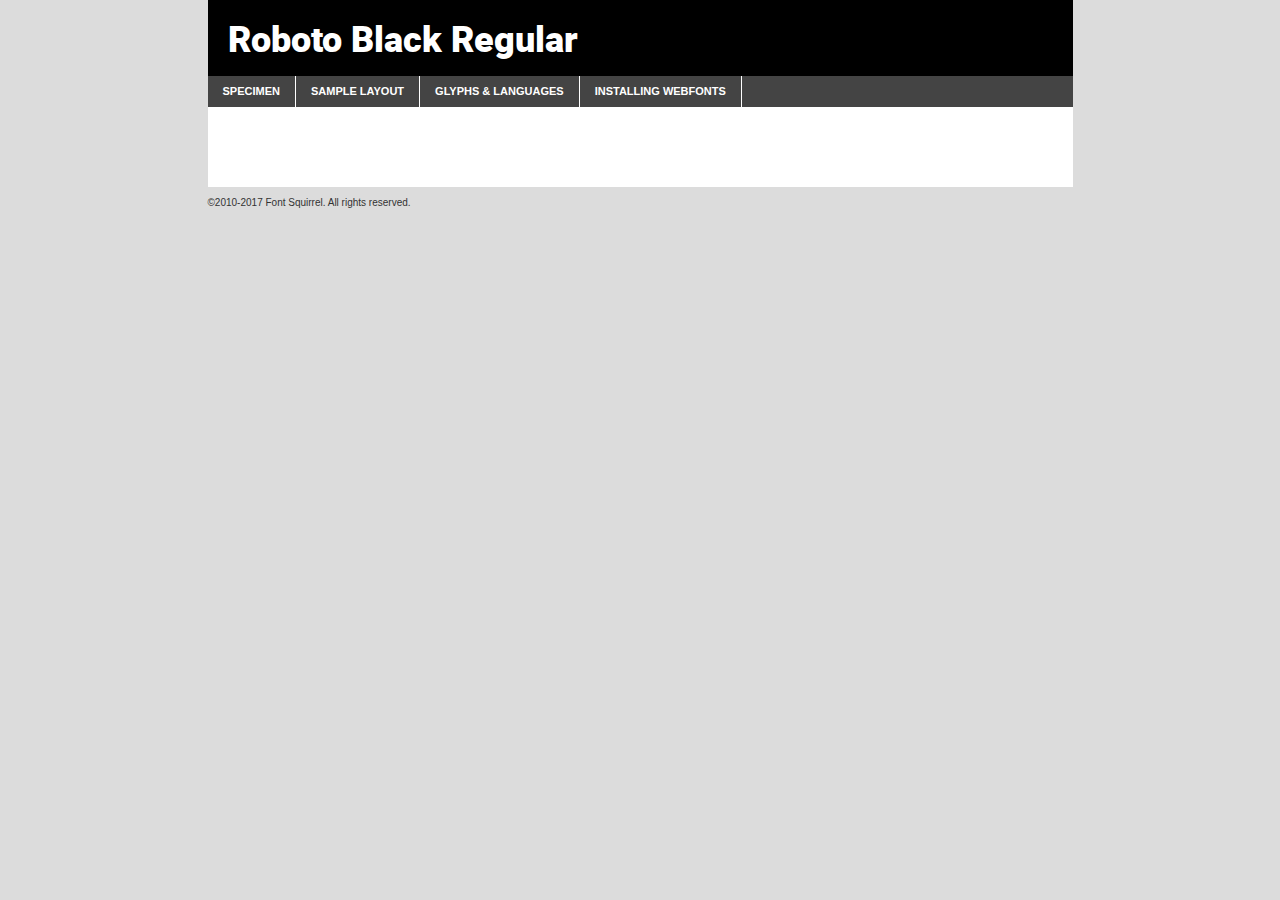
<file: webfontkit-20230706-023037/roboto-black-demo.html>
<!DOCTYPE html PUBLIC "-//W3C//DTD XHTML 1.0 Transitional//EN"
        "http://www.w3.org/TR/xhtml1/DTD/xhtml1-transitional.dtd">

<html xmlns="http://www.w3.org/1999/xhtml" xml:lang="en" lang="en">
<head>
    <meta http-equiv="Content-Type" content="text/html; charset=utf-8"/>
    <script src="http://ajax.googleapis.com/ajax/libs/jquery/1.7.2/jquery.min.js" type="text/javascript" charset="utf-8"></script>
    <script type="text/javascript">
		(function($) {
			$.fn.easyTabs = function(option) {
				var param = jQuery.extend({ fadeSpeed: 'fast', defaultContent: 1, activeClass: 'active' }, option);
				$(this).each(function() {
					var thisId = '#' + this.id;
					if ( param.defaultContent == '' )
					{
						param.defaultContent = 1;
					}
					if ( typeof param.defaultContent == 'number' )
					{
						var defaultTab = $(thisId + ' .tabs li:eq(' + (param.defaultContent - 1) + ') a').attr('href').substr(1);
					}
					else
					{
						var defaultTab = param.defaultContent;
					}
					$(thisId + ' .tabs li a').each(function() {
						var tabToHide = $(this).attr('href').substr(1);
						$('#' + tabToHide).addClass('easytabs-tab-content');
					});
					hideAll();
					changeContent(defaultTab);

					function hideAll() {$(thisId + ' .easytabs-tab-content').hide();}

					function changeContent(tabId)
					{
						hideAll();
						$(thisId + ' .tabs li').removeClass(param.activeClass);
						$(thisId + ' .tabs li a[href=#' + tabId + ']').closest('li').addClass(param.activeClass);
						if ( param.fadeSpeed != 'none' )
						{
							$(thisId + ' #' + tabId).fadeIn(param.fadeSpeed);
						}
						else
						{
							$(thisId + ' #' + tabId).show();
						}
					}

					$(thisId + ' .tabs li').click(function() {
						var tabId = $(this).find('a').attr('href').substr(1);
						changeContent(tabId);
						return false;
					});
				});
			}
		})(jQuery);
    </script>
    <link rel="stylesheet" href="specimen_files/specimen_stylesheet.css" type="text/css" charset="utf-8"/>
    <link rel="stylesheet" href="stylesheet.css" type="text/css" charset="utf-8"/>

    <style type="text/css">
        		body {
			font-family: 'robotoblack';
        		}

            </style>

    <title>Roboto Black Regular Specimen</title>


    <script type="text/javascript" charset="utf-8">
		$(document).ready(function() {
			$('#container').easyTabs({ defaultContent: 1 });
		});
    </script>
</head>

<body>
<div id="container">
    <div id="header">
		Roboto Black Regular    </div>
    <ul class="tabs">
        <li><a href="#specimen">Specimen</a></li>
        <li><a href="#layout">Sample Layout</a></li>
		        <li><a href="#glyphs">Glyphs &amp; Languages</a></li>
        <li><a href="#installing">Installing Webfonts</a></li>

    </ul>

    <div id="main_content">


        <div id="specimen">

            <div class="section">
                <div class="grid12 firstcol">
                    <div class="huge">AaBb</div>
                </div>
            </div>

            <div class="section">
                <div class="glyph_range">A&#x200B;B&#x200b;C&#x200b;D&#x200b;E&#x200b;F&#x200b;G&#x200b;H&#x200b;I&#x200b;J&#x200b;K&#x200b;L&#x200b;M&#x200b;N&#x200b;O&#x200b;P&#x200b;Q&#x200b;R&#x200b;S&#x200b;T&#x200b;U&#x200b;V&#x200b;W&#x200b;X&#x200b;Y&#x200b;Z&#x200b;a&#x200b;b&#x200b;c&#x200b;d&#x200b;e&#x200b;f&#x200b;g&#x200b;h&#x200b;i&#x200b;j&#x200b;k&#x200b;l&#x200b;m&#x200b;n&#x200b;o&#x200b;p&#x200b;q&#x200b;r&#x200b;s&#x200b;t&#x200b;u&#x200b;v&#x200b;w&#x200b;x&#x200b;y&#x200b;z&#x200b;1&#x200b;2&#x200b;3&#x200b;4&#x200b;5&#x200b;6&#x200b;7&#x200b;8&#x200b;9&#x200b;0&#x200b;&amp;&#x200b;.&#x200b;,&#x200b;?&#x200b;!&#x200b;&#64;&#x200b;(&#x200b;)&#x200b;#&#x200b;$&#x200b;%&#x200b;*&#x200b;+&#x200b;-&#x200b;=&#x200b;:&#x200b;;</div>
            </div>
            <div class="section">
                <div class="grid12 firstcol">
                    <table class="sample_table">
                        <tr>
                            <td>10</td>
                            <td class="size10">abcdefghijklmnopqrstuvwxyzABCDEFGHIJKLMNOPQRSTUVWXYZ0123456789abcdefghijklmnopqrstuvwxyzABCDEFGHIJKLMNOPQRSTUVWXYZ0123456789abcdefghijklmnopqrstuvwxyzABCDEFGHIJKLMNOPQRSTUVWXYZ</td>
                        </tr>
                        <tr>
                            <td>11</td>
                            <td class="size11">abcdefghijklmnopqrstuvwxyzABCDEFGHIJKLMNOPQRSTUVWXYZ0123456789abcdefghijklmnopqrstuvwxyzABCDEFGHIJKLMNOPQRSTUVWXYZ0123456789abcdefghijklmnopqrstuvwxyzABCDEFGHIJKLMNOPQRSTUVWXYZ</td>
                        </tr>
                        <tr>
                            <td>12</td>
                            <td class="size12">abcdefghijklmnopqrstuvwxyzABCDEFGHIJKLMNOPQRSTUVWXYZ0123456789abcdefghijklmnopqrstuvwxyzABCDEFGHIJKLMNOPQRSTUVWXYZ0123456789abcdefghijklmnopqrstuvwxyzABCDEFGHIJKLMNOPQRSTUVWXYZ</td>
                        </tr>
                        <tr>
                            <td>13</td>
                            <td class="size13">abcdefghijklmnopqrstuvwxyzABCDEFGHIJKLMNOPQRSTUVWXYZ0123456789abcdefghijklmnopqrstuvwxyzABCDEFGHIJKLMNOPQRSTUVWXYZ0123456789abcdefghijklmnopqrstuvwxyzABCDEFGHIJKLMNOPQRSTUVWXYZ</td>
                        </tr>
                        <tr>
                            <td>14</td>
                            <td class="size14">abcdefghijklmnopqrstuvwxyzABCDEFGHIJKLMNOPQRSTUVWXYZ0123456789abcdefghijklmnopqrstuvwxyzABCDEFGHIJKLMNOPQRSTUVWXYZ0123456789abcdefghijklmnopqrstuvwxyzABCDEFGHIJKLMNOPQRSTUVWXYZ</td>
                        </tr>
                        <tr>
                            <td>16</td>
                            <td class="size16">abcdefghijklmnopqrstuvwxyzABCDEFGHIJKLMNOPQRSTUVWXYZ0123456789abcdefghijklmnopqrstuvwxyzABCDEFGHIJKLMNOPQRSTUVWXYZ</td>
                        </tr>
                        <tr>
                            <td>18</td>
                            <td class="size18">abcdefghijklmnopqrstuvwxyzABCDEFGHIJKLMNOPQRSTUVWXYZ0123456789abcdefghijklmnopqrstuvwxyzABCDEFGHIJKLMNOPQRSTUVWXYZ</td>
                        </tr>
                        <tr>
                            <td>20</td>
                            <td class="size20">abcdefghijklmnopqrstuvwxyzABCDEFGHIJKLMNOPQRSTUVWXYZ0123456789abcdefghijklmnopqrstuvwxyzABCDEFGHIJKLMNOPQRSTUVWXYZ</td>
                        </tr>
                        <tr>
                            <td>24</td>
                            <td class="size24">abcdefghijklmnopqrstuvwxyzABCDEFGHIJKLMNOPQRSTUVWXYZ0123456789abcdefghijklmnopqrstuvwxyzABCDEFGHIJKLMNOPQRSTUVWXYZ</td>
                        </tr>
                        <tr>
                            <td>30</td>
                            <td class="size30">abcdefghijklmnopqrstuvwxyzABCDEFGHIJKLMNOPQRSTUVWXYZ0123456789abcdefghijklmnopqrstuvwxyzABCDEFGHIJKLMNOPQRSTUVWXYZ</td>
                        </tr>
                        <tr>
                            <td>36</td>
                            <td class="size36">abcdefghijklmnopqrstuvwxyzABCDEFGHIJKLMNOPQRSTUVWXYZ0123456789abcdefghijklmnopqrstuvwxyzABCDEFGHIJKLMNOPQRSTUVWXYZ</td>
                        </tr>
                        <tr>
                            <td>48</td>
                            <td class="size48">abcdefghijklmnopqrstuvwxyzABCDEFGHIJKLMNOPQRSTUVWXYZ0123456789abcdefghijklmnopqrstuvwxyzABCDEFGHIJKLMNOPQRSTUVWXYZ</td>
                        </tr>
                        <tr>
                            <td>60</td>
                            <td class="size60">abcdefghijklmnopqrstuvwxyzABCDEFGHIJKLMNOPQRSTUVWXYZ0123456789abcdefghijklmnopqrstuvwxyzABCDEFGHIJKLMNOPQRSTUVWXYZ</td>
                        </tr>
                        <tr>
                            <td>72</td>
                            <td class="size72">abcdefghijklmnopqrstuvwxyzABCDEFGHIJKLMNOPQRSTUVWXYZ0123456789abcdefghijklmnopqrstuvwxyzABCDEFGHIJKLMNOPQRSTUVWXYZ</td>
                        </tr>
                        <tr>
                            <td>90</td>
                            <td class="size90">abcdefghijklmnopqrstuvwxyzABCDEFGHIJKLMNOPQRSTUVWXYZ0123456789abcdefghijklmnopqrstuvwxyzABCDEFGHIJKLMNOPQRSTUVWXYZ</td>
                        </tr>
                    </table>

                </div>

            </div>


            <div class="section" id="bodycomparison">


                <div id="xheight">
                    <div class="fontbody">&#x25FC;&#x25FC;&#x25FC;&#x25FC;&#x25FC;&#x25FC;&#x25FC;&#x25FC;&#x25FC;&#x25FC;&#x25FC;&#x25FC;&#x25FC;&#x25FC;&#x25FC;&#x25FC;&#x25FC;&#x25FC;&#x25FC;&#x25FC;&#x25FC;&#x25FC;&#x25FC;&#x25FC;&#x25FC;&#x25FC;&#x25FC;&#x25FC;&#x25FC;&#x25FC;&#x25FC;&#x25FC;&#x25FC;&#x25FC;&#x25FC;&#x25FC;&#x25FC;&#x25FC;&#x25FC;&#x25FC;&#x25FC;&#x25FC;&#x25FC;&#x25FC;&#x25FC;&#x25FC;&#x25FC;&#x25FC;&#x25FC;&#x25FC;&#x25FC;&#x25FC;&#x25FC;&#x25FC;&#x25FC;&#x25FC;&#x25FC;&#x25FC;&#x25FC;&#x25FC;&#x25FC;&#x25FC;&#x25FC;&#x25FC;&#x25FC;&#x25FC;&#x25FC;&#x25FC;&#x25FC;&#x25FC;&#x25FC;&#x25FC;&#x25FC;&#x25FC;&#x25FC;&#x25FC;&#x25FC;&#x25FC;&#x25FC;&#x25FC;&#x25FC;&#x25FC;&#x25FC;&#x25FC;&#x25FC;&#x25FC;&#x25FC;&#x25FC;&#x25FC;&#x25FC;&#x25FC;&#x25FC;&#x25FC;&#x25FC;&#x25FC;&#x25FC;&#x25FC;&#x25FC;&#x25FC;body</div>
                    <div class="arialbody">body</div>
                    <div class="verdanabody">body</div>
                    <div class="georgiabody">body</div>
                </div>
                <div class="fontbody" style="z-index:1">
                    body<span>Roboto Black Regular</span>
                </div>
                <div class="arialbody" style="z-index:1">
                    body<span>Arial</span>
                </div>
                <div class="verdanabody" style="z-index:1">
                    body<span>Verdana</span>
                </div>
                <div class="georgiabody" style="z-index:1">
                    body<span>Georgia</span>
                </div>


            </div>


            <div class="section psample psample_row1" id="">

                <div class="grid2 firstcol">
                    <p class="size10"><span>10.</span>Aenean lacinia bibendum nulla sed consectetur. Fusce dapibus, tellus ac cursus commodo, tortor mauris condimentum nibh, ut fermentum massa justo sit amet risus. Nullam id dolor id nibh ultricies vehicula ut id elit. Cum sociis natoque penatibus et magnis dis parturient montes, nascetur ridiculus mus. Nulla vitae elit libero, a pharetra augue.</p>

                </div>
                <div class="grid3">
                    <p class="size11"><span>11.</span>Aenean lacinia bibendum nulla sed consectetur. Fusce dapibus, tellus ac cursus commodo, tortor mauris condimentum nibh, ut fermentum massa justo sit amet risus. Nullam id dolor id nibh ultricies vehicula ut id elit. Cum sociis natoque penatibus et magnis dis parturient montes, nascetur ridiculus mus. Nulla vitae elit libero, a pharetra augue.</p>

                </div>
                <div class="grid3">
                    <p class="size12"><span>12.</span>Aenean lacinia bibendum nulla sed consectetur. Fusce dapibus, tellus ac cursus commodo, tortor mauris condimentum nibh, ut fermentum massa justo sit amet risus. Nullam id dolor id nibh ultricies vehicula ut id elit. Cum sociis natoque penatibus et magnis dis parturient montes, nascetur ridiculus mus. Nulla vitae elit libero, a pharetra augue.</p>

                </div>
                <div class="grid4">
                    <p class="size13"><span>13.</span>Aenean lacinia bibendum nulla sed consectetur. Fusce dapibus, tellus ac cursus commodo, tortor mauris condimentum nibh, ut fermentum massa justo sit amet risus. Nullam id dolor id nibh ultricies vehicula ut id elit. Cum sociis natoque penatibus et magnis dis parturient montes, nascetur ridiculus mus. Nulla vitae elit libero, a pharetra augue.</p>

                </div>
                <div class="white_blend"></div>

            </div>
            <div class="section psample psample_row2" id="">
                <div class="grid3 firstcol">
                    <p class="size14"><span>14.</span>Aenean lacinia bibendum nulla sed consectetur. Fusce dapibus, tellus ac cursus commodo, tortor mauris condimentum nibh, ut fermentum massa justo sit amet risus. Nullam id dolor id nibh ultricies vehicula ut id elit. Cum sociis natoque penatibus et magnis dis parturient montes, nascetur ridiculus mus. Nulla vitae elit libero, a pharetra augue.</p>

                </div>
                <div class="grid4">
                    <p class="size16"><span>16.</span>Aenean lacinia bibendum nulla sed consectetur. Fusce dapibus, tellus ac cursus commodo, tortor mauris condimentum nibh, ut fermentum massa justo sit amet risus. Nullam id dolor id nibh ultricies vehicula ut id elit. Cum sociis natoque penatibus et magnis dis parturient montes, nascetur ridiculus mus. Nulla vitae elit libero, a pharetra augue.</p>

                </div>
                <div class="grid5">
                    <p class="size18"><span>18.</span>Aenean lacinia bibendum nulla sed consectetur. Fusce dapibus, tellus ac cursus commodo, tortor mauris condimentum nibh, ut fermentum massa justo sit amet risus. Nullam id dolor id nibh ultricies vehicula ut id elit. Cum sociis natoque penatibus et magnis dis parturient montes, nascetur ridiculus mus. Nulla vitae elit libero, a pharetra augue.</p>

                </div>

                <div class="white_blend"></div>

            </div>

            <div class="section psample psample_row3" id="">
                <div class="grid5 firstcol">
                    <p class="size20"><span>20.</span>Aenean lacinia bibendum nulla sed consectetur. Fusce dapibus, tellus ac cursus commodo, tortor mauris condimentum nibh, ut fermentum massa justo sit amet risus. Nullam id dolor id nibh ultricies vehicula ut id elit. Cum sociis natoque penatibus et magnis dis parturient montes, nascetur ridiculus mus. Nulla vitae elit libero, a pharetra augue.</p>
                </div>
                <div class="grid7">
                    <p class="size24"><span>24.</span>Aenean lacinia bibendum nulla sed consectetur. Fusce dapibus, tellus ac cursus commodo, tortor mauris condimentum nibh, ut fermentum massa justo sit amet risus. Nullam id dolor id nibh ultricies vehicula ut id elit. Cum sociis natoque penatibus et magnis dis parturient montes, nascetur ridiculus mus. Nulla vitae elit libero, a pharetra augue.</p>
                </div>

                <div class="white_blend"></div>

            </div>

            <div class="section psample psample_row4" id="">
                <div class="grid12 firstcol">
                    <p class="size30"><span>30.</span>Aenean lacinia bibendum nulla sed consectetur. Fusce dapibus, tellus ac cursus commodo, tortor mauris condimentum nibh, ut fermentum massa justo sit amet risus. Nullam id dolor id nibh ultricies vehicula ut id elit. Cum sociis natoque penatibus et magnis dis parturient montes, nascetur ridiculus mus. Nulla vitae elit libero, a pharetra augue.</p>
                </div>
                <div class="white_blend"></div>

            </div>


            <div class="section psample psample_row1 fullreverse">
                <div class="grid2 firstcol">
                    <p class="size10"><span>10.</span>Aenean lacinia bibendum nulla sed consectetur. Fusce dapibus, tellus ac cursus commodo, tortor mauris condimentum nibh, ut fermentum massa justo sit amet risus. Nullam id dolor id nibh ultricies vehicula ut id elit. Cum sociis natoque penatibus et magnis dis parturient montes, nascetur ridiculus mus. Nulla vitae elit libero, a pharetra augue.</p>

                </div>
                <div class="grid3">
                    <p class="size11"><span>11.</span>Aenean lacinia bibendum nulla sed consectetur. Fusce dapibus, tellus ac cursus commodo, tortor mauris condimentum nibh, ut fermentum massa justo sit amet risus. Nullam id dolor id nibh ultricies vehicula ut id elit. Cum sociis natoque penatibus et magnis dis parturient montes, nascetur ridiculus mus. Nulla vitae elit libero, a pharetra augue.</p>

                </div>
                <div class="grid3">
                    <p class="size12"><span>12.</span>Aenean lacinia bibendum nulla sed consectetur. Fusce dapibus, tellus ac cursus commodo, tortor mauris condimentum nibh, ut fermentum massa justo sit amet risus. Nullam id dolor id nibh ultricies vehicula ut id elit. Cum sociis natoque penatibus et magnis dis parturient montes, nascetur ridiculus mus. Nulla vitae elit libero, a pharetra augue.</p>

                </div>
                <div class="grid4">
                    <p class="size13"><span>13.</span>Aenean lacinia bibendum nulla sed consectetur. Fusce dapibus, tellus ac cursus commodo, tortor mauris condimentum nibh, ut fermentum massa justo sit amet risus. Nullam id dolor id nibh ultricies vehicula ut id elit. Cum sociis natoque penatibus et magnis dis parturient montes, nascetur ridiculus mus. Nulla vitae elit libero, a pharetra augue.</p>

                </div>
                <div class="black_blend"></div>

            </div>

            <div class="section psample psample_row2 fullreverse">
                <div class="grid3 firstcol">
                    <p class="size14"><span>14.</span>Aenean lacinia bibendum nulla sed consectetur. Fusce dapibus, tellus ac cursus commodo, tortor mauris condimentum nibh, ut fermentum massa justo sit amet risus. Nullam id dolor id nibh ultricies vehicula ut id elit. Cum sociis natoque penatibus et magnis dis parturient montes, nascetur ridiculus mus. Nulla vitae elit libero, a pharetra augue.</p>

                </div>
                <div class="grid4">
                    <p class="size16"><span>16.</span>Aenean lacinia bibendum nulla sed consectetur. Fusce dapibus, tellus ac cursus commodo, tortor mauris condimentum nibh, ut fermentum massa justo sit amet risus. Nullam id dolor id nibh ultricies vehicula ut id elit. Cum sociis natoque penatibus et magnis dis parturient montes, nascetur ridiculus mus. Nulla vitae elit libero, a pharetra augue.</p>

                </div>
                <div class="grid5">
                    <p class="size18"><span>18.</span>Aenean lacinia bibendum nulla sed consectetur. Fusce dapibus, tellus ac cursus commodo, tortor mauris condimentum nibh, ut fermentum massa justo sit amet risus. Nullam id dolor id nibh ultricies vehicula ut id elit. Cum sociis natoque penatibus et magnis dis parturient montes, nascetur ridiculus mus. Nulla vitae elit libero, a pharetra augue.</p>

                </div>
                <div class="black_blend"></div>

            </div>

            <div class="section psample fullreverse psample_row3" id="">
                <div class="grid5 firstcol">
                    <p class="size20"><span>20.</span>Aenean lacinia bibendum nulla sed consectetur. Fusce dapibus, tellus ac cursus commodo, tortor mauris condimentum nibh, ut fermentum massa justo sit amet risus. Nullam id dolor id nibh ultricies vehicula ut id elit. Cum sociis natoque penatibus et magnis dis parturient montes, nascetur ridiculus mus. Nulla vitae elit libero, a pharetra augue.</p>
                </div>
                <div class="grid7">
                    <p class="size24"><span>24.</span>Aenean lacinia bibendum nulla sed consectetur. Fusce dapibus, tellus ac cursus commodo, tortor mauris condimentum nibh, ut fermentum massa justo sit amet risus. Nullam id dolor id nibh ultricies vehicula ut id elit. Cum sociis natoque penatibus et magnis dis parturient montes, nascetur ridiculus mus. Nulla vitae elit libero, a pharetra augue.</p>
                </div>

                <div class="black_blend"></div>

            </div>

            <div class="section psample fullreverse psample_row4" id="" style="border-bottom: 20px #000 solid;">
                <div class="grid12 firstcol">
                    <p class="size30"><span>30.</span>Aenean lacinia bibendum nulla sed consectetur. Fusce dapibus, tellus ac cursus commodo, tortor mauris condimentum nibh, ut fermentum massa justo sit amet risus. Nullam id dolor id nibh ultricies vehicula ut id elit. Cum sociis natoque penatibus et magnis dis parturient montes, nascetur ridiculus mus. Nulla vitae elit libero, a pharetra augue.</p>
                </div>
                <div class="black_blend"></div>

            </div>


        </div>

        <div id="layout">

            <div class="section">

                <div class="grid12 firstcol">
                    <h1>Lorem Ipsum Dolor</h1>
                    <h2>Etiam porta sem malesuada magna mollis euismod</h2>

                    <p class="byline">By <a href="#link">Aenean Lacinia</a></p>
                </div>
            </div>
            <div class="section">
                <div class="grid8 firstcol">
                    <p class="large">Donec sed odio dui. Morbi leo risus, porta ac consectetur ac, vestibulum at eros. Fusce dapibus, tellus ac cursus commodo, tortor mauris condimentum nibh, ut fermentum massa justo sit amet risus. </p>


                    <h3>Pellentesque ornare sem</h3>

                    <p>Maecenas sed diam eget risus varius blandit sit amet non magna. Maecenas faucibus mollis interdum. Donec ullamcorper nulla non metus auctor fringilla. Nullam id dolor id nibh ultricies vehicula ut id elit. Nullam id dolor id nibh ultricies vehicula ut id elit. </p>

                    <p>Aenean eu leo quam. Pellentesque ornare sem lacinia quam venenatis vestibulum. Lorem ipsum dolor sit amet, consectetur adipiscing elit. Cum sociis natoque penatibus et magnis dis parturient montes, nascetur ridiculus mus. </p>

                    <p>Nulla vitae elit libero, a pharetra augue. Praesent commodo cursus magna, vel scelerisque nisl consectetur et. Aenean lacinia bibendum nulla sed consectetur. </p>

                    <p>Nullam quis risus eget urna mollis ornare vel eu leo. Nullam quis risus eget urna mollis ornare vel eu leo. Maecenas sed diam eget risus varius blandit sit amet non magna. Donec ullamcorper nulla non metus auctor fringilla. </p>

                    <h3>Cras mattis consectetur</h3>

                    <p>Aenean eu leo quam. Pellentesque ornare sem lacinia quam venenatis vestibulum. Aenean lacinia bibendum nulla sed consectetur. Integer posuere erat a ante venenatis dapibus posuere velit aliquet. Cras mattis consectetur purus sit amet fermentum. </p>

                    <p>Nullam id dolor id nibh ultricies vehicula ut id elit. Nullam quis risus eget urna mollis ornare vel eu leo. Cras mattis consectetur purus sit amet fermentum.</p>
                </div>

                <div class="grid4 sidebar">

                    <div class="box reverse">
                        <p class="last">Nullam quis risus eget urna mollis ornare vel eu leo. Donec ullamcorper nulla non metus auctor fringilla. Cras mattis consectetur purus sit amet fermentum. Sed posuere consectetur est at lobortis. Lorem ipsum dolor sit amet, consectetur adipiscing elit. </p>
                    </div>

                    <p class="caption">Maecenas sed diam eget risus varius.</p>

                    <p>Vestibulum id ligula porta felis euismod semper. Integer posuere erat a ante venenatis dapibus posuere velit aliquet. Vestibulum id ligula porta felis euismod semper. Sed posuere consectetur est at lobortis. Maecenas sed diam eget risus varius blandit sit amet non magna. Fusce dapibus, tellus ac cursus commodo, tortor mauris condimentum nibh, ut fermentum massa justo sit amet risus. </p>


                    <p>Duis mollis, est non commodo luctus, nisi erat porttitor ligula, eget lacinia odio sem nec elit. Aenean lacinia bibendum nulla sed consectetur. Vivamus sagittis lacus vel augue laoreet rutrum faucibus dolor auctor. Aenean lacinia bibendum nulla sed consectetur. Nullam quis risus eget urna mollis ornare vel eu leo. </p>

                    <p>Praesent commodo cursus magna, vel scelerisque nisl consectetur et. Donec ullamcorper nulla non metus auctor fringilla. Maecenas faucibus mollis interdum. Fusce dapibus, tellus ac cursus commodo, tortor mauris condimentum nibh, ut fermentum massa justo sit amet risus. </p>

                </div>
            </div>

        </div>


		

        <div id="glyphs">
            <div class="section">
                <div class="grid12 firstcol">

                    <h1>Language Support</h1>
                    <p>The subset of Roboto Black Regular in this kit supports the following languages:<br/>

						Albanian, Basque, Breton, Chamorro, Danish, Dutch, English, Faroese, Finnish, French, Frisian, Galician, German, Icelandic, Italian, Malagasy, Norwegian, Portuguese, Spanish, Alsatian, Aragonese, Arapaho, Arrernte, Asturian, Aymara, Bislama, Cebuano, Corsican, Fijian, French_creole, Genoese, Gilbertese, Greenlandic, Haitian_creole, Hiligaynon, Hmong, Hopi, Ibanag, Iloko_ilokano, Indonesian, Interglossa_glosa, Interlingua, Irish_gaelic, Jerriais, Lojban, Lombard, Luxembourgeois, Manx, Mohawk, Norfolk_pitcairnese, Occitan, Oromo, Pangasinan, Papiamento, Piedmontese, Potawatomi, Rhaeto-romance, Romansh, Rotokas, Sami_lule, Samoan, Sardinian, Scots_gaelic, Seychelles_creole, Shona, Sicilian, Somali, Southern_ndebele, Swahili, Swati_swazi, Tagalog_filipino_pilipino, Tetum, Tok_pisin, Uyghur_latinized, Volapuk, Walloon, Warlpiri, Xhosa, Yapese, Zulu, Latinbasic, Ubasic, Demo                    </p>
                    <h1>Glyph Chart</h1>
                    <p>The subset of Roboto Black Regular in this kit includes all the glyphs listed below. Unicode entities are included above each glyph to help you insert individual characters into your layout.</p>
                    <div id="glyph_chart">

																																	                                <div><p>&amp;#2;</p>&#2;</div>
																				                                <div><p>&amp;#13;</p>&#13;</div>
																				                                <div><p>&amp;#32;</p>&#32;</div>
																				                                <div><p>&amp;#33;</p>&#33;</div>
																				                                <div><p>&amp;#34;</p>&#34;</div>
																				                                <div><p>&amp;#35;</p>&#35;</div>
																				                                <div><p>&amp;#36;</p>&#36;</div>
																				                                <div><p>&amp;#37;</p>&#37;</div>
																				                                <div><p>&amp;#38;</p>&#38;</div>
																				                                <div><p>&amp;#39;</p>&#39;</div>
																				                                <div><p>&amp;#40;</p>&#40;</div>
																				                                <div><p>&amp;#41;</p>&#41;</div>
																				                                <div><p>&amp;#42;</p>&#42;</div>
																				                                <div><p>&amp;#43;</p>&#43;</div>
																				                                <div><p>&amp;#44;</p>&#44;</div>
																				                                <div><p>&amp;#45;</p>&#45;</div>
																				                                <div><p>&amp;#46;</p>&#46;</div>
																				                                <div><p>&amp;#47;</p>&#47;</div>
																				                                <div><p>&amp;#48;</p>&#48;</div>
																				                                <div><p>&amp;#49;</p>&#49;</div>
																				                                <div><p>&amp;#50;</p>&#50;</div>
																				                                <div><p>&amp;#51;</p>&#51;</div>
																				                                <div><p>&amp;#52;</p>&#52;</div>
																				                                <div><p>&amp;#53;</p>&#53;</div>
																				                                <div><p>&amp;#54;</p>&#54;</div>
																				                                <div><p>&amp;#55;</p>&#55;</div>
																				                                <div><p>&amp;#56;</p>&#56;</div>
																				                                <div><p>&amp;#57;</p>&#57;</div>
																				                                <div><p>&amp;#58;</p>&#58;</div>
																				                                <div><p>&amp;#59;</p>&#59;</div>
																				                                <div><p>&amp;#60;</p>&#60;</div>
																				                                <div><p>&amp;#61;</p>&#61;</div>
																				                                <div><p>&amp;#62;</p>&#62;</div>
																				                                <div><p>&amp;#63;</p>&#63;</div>
																				                                <div><p>&amp;#64;</p>&#64;</div>
																				                                <div><p>&amp;#65;</p>&#65;</div>
																				                                <div><p>&amp;#66;</p>&#66;</div>
																				                                <div><p>&amp;#67;</p>&#67;</div>
																				                                <div><p>&amp;#68;</p>&#68;</div>
																				                                <div><p>&amp;#69;</p>&#69;</div>
																				                                <div><p>&amp;#70;</p>&#70;</div>
																				                                <div><p>&amp;#71;</p>&#71;</div>
																				                                <div><p>&amp;#72;</p>&#72;</div>
																				                                <div><p>&amp;#73;</p>&#73;</div>
																				                                <div><p>&amp;#74;</p>&#74;</div>
																				                                <div><p>&amp;#75;</p>&#75;</div>
																				                                <div><p>&amp;#76;</p>&#76;</div>
																				                                <div><p>&amp;#77;</p>&#77;</div>
																				                                <div><p>&amp;#78;</p>&#78;</div>
																				                                <div><p>&amp;#79;</p>&#79;</div>
																				                                <div><p>&amp;#80;</p>&#80;</div>
																				                                <div><p>&amp;#81;</p>&#81;</div>
																				                                <div><p>&amp;#82;</p>&#82;</div>
																				                                <div><p>&amp;#83;</p>&#83;</div>
																				                                <div><p>&amp;#84;</p>&#84;</div>
																				                                <div><p>&amp;#85;</p>&#85;</div>
																				                                <div><p>&amp;#86;</p>&#86;</div>
																				                                <div><p>&amp;#87;</p>&#87;</div>
																				                                <div><p>&amp;#88;</p>&#88;</div>
																				                                <div><p>&amp;#89;</p>&#89;</div>
																				                                <div><p>&amp;#90;</p>&#90;</div>
																				                                <div><p>&amp;#91;</p>&#91;</div>
																				                                <div><p>&amp;#92;</p>&#92;</div>
																				                                <div><p>&amp;#93;</p>&#93;</div>
																				                                <div><p>&amp;#94;</p>&#94;</div>
																				                                <div><p>&amp;#95;</p>&#95;</div>
																				                                <div><p>&amp;#96;</p>&#96;</div>
																				                                <div><p>&amp;#97;</p>&#97;</div>
																				                                <div><p>&amp;#98;</p>&#98;</div>
																				                                <div><p>&amp;#99;</p>&#99;</div>
																				                                <div><p>&amp;#100;</p>&#100;</div>
																				                                <div><p>&amp;#101;</p>&#101;</div>
																				                                <div><p>&amp;#102;</p>&#102;</div>
																				                                <div><p>&amp;#103;</p>&#103;</div>
																				                                <div><p>&amp;#104;</p>&#104;</div>
																				                                <div><p>&amp;#105;</p>&#105;</div>
																				                                <div><p>&amp;#106;</p>&#106;</div>
																				                                <div><p>&amp;#107;</p>&#107;</div>
																				                                <div><p>&amp;#108;</p>&#108;</div>
																				                                <div><p>&amp;#109;</p>&#109;</div>
																				                                <div><p>&amp;#110;</p>&#110;</div>
																				                                <div><p>&amp;#111;</p>&#111;</div>
																				                                <div><p>&amp;#112;</p>&#112;</div>
																				                                <div><p>&amp;#113;</p>&#113;</div>
																				                                <div><p>&amp;#114;</p>&#114;</div>
																				                                <div><p>&amp;#115;</p>&#115;</div>
																				                                <div><p>&amp;#116;</p>&#116;</div>
																				                                <div><p>&amp;#117;</p>&#117;</div>
																				                                <div><p>&amp;#118;</p>&#118;</div>
																				                                <div><p>&amp;#119;</p>&#119;</div>
																				                                <div><p>&amp;#120;</p>&#120;</div>
																				                                <div><p>&amp;#121;</p>&#121;</div>
																				                                <div><p>&amp;#122;</p>&#122;</div>
																				                                <div><p>&amp;#123;</p>&#123;</div>
																				                                <div><p>&amp;#124;</p>&#124;</div>
																				                                <div><p>&amp;#125;</p>&#125;</div>
																				                                <div><p>&amp;#126;</p>&#126;</div>
																				                                <div><p>&amp;#160;</p>&#160;</div>
																				                                <div><p>&amp;#161;</p>&#161;</div>
																				                                <div><p>&amp;#162;</p>&#162;</div>
																				                                <div><p>&amp;#163;</p>&#163;</div>
																				                                <div><p>&amp;#164;</p>&#164;</div>
																				                                <div><p>&amp;#165;</p>&#165;</div>
																				                                <div><p>&amp;#166;</p>&#166;</div>
																				                                <div><p>&amp;#167;</p>&#167;</div>
																				                                <div><p>&amp;#168;</p>&#168;</div>
																				                                <div><p>&amp;#169;</p>&#169;</div>
																				                                <div><p>&amp;#170;</p>&#170;</div>
																				                                <div><p>&amp;#171;</p>&#171;</div>
																				                                <div><p>&amp;#172;</p>&#172;</div>
																				                                <div><p>&amp;#173;</p>&#173;</div>
																				                                <div><p>&amp;#174;</p>&#174;</div>
																				                                <div><p>&amp;#175;</p>&#175;</div>
																				                                <div><p>&amp;#176;</p>&#176;</div>
																				                                <div><p>&amp;#177;</p>&#177;</div>
																				                                <div><p>&amp;#178;</p>&#178;</div>
																				                                <div><p>&amp;#179;</p>&#179;</div>
																				                                <div><p>&amp;#180;</p>&#180;</div>
																				                                <div><p>&amp;#181;</p>&#181;</div>
																				                                <div><p>&amp;#182;</p>&#182;</div>
																				                                <div><p>&amp;#183;</p>&#183;</div>
																				                                <div><p>&amp;#184;</p>&#184;</div>
																				                                <div><p>&amp;#185;</p>&#185;</div>
																				                                <div><p>&amp;#186;</p>&#186;</div>
																				                                <div><p>&amp;#187;</p>&#187;</div>
																				                                <div><p>&amp;#188;</p>&#188;</div>
																				                                <div><p>&amp;#189;</p>&#189;</div>
																				                                <div><p>&amp;#190;</p>&#190;</div>
																				                                <div><p>&amp;#191;</p>&#191;</div>
																				                                <div><p>&amp;#192;</p>&#192;</div>
																				                                <div><p>&amp;#193;</p>&#193;</div>
																				                                <div><p>&amp;#194;</p>&#194;</div>
																				                                <div><p>&amp;#195;</p>&#195;</div>
																				                                <div><p>&amp;#196;</p>&#196;</div>
																				                                <div><p>&amp;#197;</p>&#197;</div>
																				                                <div><p>&amp;#198;</p>&#198;</div>
																				                                <div><p>&amp;#199;</p>&#199;</div>
																				                                <div><p>&amp;#200;</p>&#200;</div>
																				                                <div><p>&amp;#201;</p>&#201;</div>
																				                                <div><p>&amp;#202;</p>&#202;</div>
																				                                <div><p>&amp;#203;</p>&#203;</div>
																				                                <div><p>&amp;#204;</p>&#204;</div>
																				                                <div><p>&amp;#205;</p>&#205;</div>
																				                                <div><p>&amp;#206;</p>&#206;</div>
																				                                <div><p>&amp;#207;</p>&#207;</div>
																				                                <div><p>&amp;#208;</p>&#208;</div>
																				                                <div><p>&amp;#209;</p>&#209;</div>
																				                                <div><p>&amp;#210;</p>&#210;</div>
																				                                <div><p>&amp;#211;</p>&#211;</div>
																				                                <div><p>&amp;#212;</p>&#212;</div>
																				                                <div><p>&amp;#213;</p>&#213;</div>
																				                                <div><p>&amp;#214;</p>&#214;</div>
																				                                <div><p>&amp;#215;</p>&#215;</div>
																				                                <div><p>&amp;#216;</p>&#216;</div>
																				                                <div><p>&amp;#217;</p>&#217;</div>
																				                                <div><p>&amp;#218;</p>&#218;</div>
																				                                <div><p>&amp;#219;</p>&#219;</div>
																				                                <div><p>&amp;#220;</p>&#220;</div>
																				                                <div><p>&amp;#221;</p>&#221;</div>
																				                                <div><p>&amp;#222;</p>&#222;</div>
																				                                <div><p>&amp;#223;</p>&#223;</div>
																				                                <div><p>&amp;#224;</p>&#224;</div>
																				                                <div><p>&amp;#225;</p>&#225;</div>
																				                                <div><p>&amp;#226;</p>&#226;</div>
																				                                <div><p>&amp;#227;</p>&#227;</div>
																				                                <div><p>&amp;#228;</p>&#228;</div>
																				                                <div><p>&amp;#229;</p>&#229;</div>
																				                                <div><p>&amp;#230;</p>&#230;</div>
																				                                <div><p>&amp;#231;</p>&#231;</div>
																				                                <div><p>&amp;#232;</p>&#232;</div>
																				                                <div><p>&amp;#233;</p>&#233;</div>
																				                                <div><p>&amp;#234;</p>&#234;</div>
																				                                <div><p>&amp;#235;</p>&#235;</div>
																				                                <div><p>&amp;#236;</p>&#236;</div>
																				                                <div><p>&amp;#237;</p>&#237;</div>
																				                                <div><p>&amp;#238;</p>&#238;</div>
																				                                <div><p>&amp;#239;</p>&#239;</div>
																				                                <div><p>&amp;#240;</p>&#240;</div>
																				                                <div><p>&amp;#241;</p>&#241;</div>
																				                                <div><p>&amp;#242;</p>&#242;</div>
																				                                <div><p>&amp;#243;</p>&#243;</div>
																				                                <div><p>&amp;#244;</p>&#244;</div>
																				                                <div><p>&amp;#245;</p>&#245;</div>
																				                                <div><p>&amp;#246;</p>&#246;</div>
																				                                <div><p>&amp;#247;</p>&#247;</div>
																				                                <div><p>&amp;#248;</p>&#248;</div>
																				                                <div><p>&amp;#249;</p>&#249;</div>
																				                                <div><p>&amp;#250;</p>&#250;</div>
																				                                <div><p>&amp;#251;</p>&#251;</div>
																				                                <div><p>&amp;#252;</p>&#252;</div>
																				                                <div><p>&amp;#253;</p>&#253;</div>
																				                                <div><p>&amp;#254;</p>&#254;</div>
																				                                <div><p>&amp;#255;</p>&#255;</div>
																				                                <div><p>&amp;#338;</p>&#338;</div>
																				                                <div><p>&amp;#339;</p>&#339;</div>
																				                                <div><p>&amp;#376;</p>&#376;</div>
																				                                <div><p>&amp;#710;</p>&#710;</div>
																				                                <div><p>&amp;#732;</p>&#732;</div>
																				                                <div><p>&amp;#8192;</p>&#8192;</div>
																				                                <div><p>&amp;#8193;</p>&#8193;</div>
																				                                <div><p>&amp;#8194;</p>&#8194;</div>
																				                                <div><p>&amp;#8195;</p>&#8195;</div>
																				                                <div><p>&amp;#8196;</p>&#8196;</div>
																				                                <div><p>&amp;#8197;</p>&#8197;</div>
																				                                <div><p>&amp;#8198;</p>&#8198;</div>
																				                                <div><p>&amp;#8199;</p>&#8199;</div>
																				                                <div><p>&amp;#8200;</p>&#8200;</div>
																				                                <div><p>&amp;#8201;</p>&#8201;</div>
																				                                <div><p>&amp;#8202;</p>&#8202;</div>
																				                                <div><p>&amp;#8208;</p>&#8208;</div>
																				                                <div><p>&amp;#8209;</p>&#8209;</div>
																				                                <div><p>&amp;#8210;</p>&#8210;</div>
																				                                <div><p>&amp;#8211;</p>&#8211;</div>
																				                                <div><p>&amp;#8212;</p>&#8212;</div>
																				                                <div><p>&amp;#8216;</p>&#8216;</div>
																				                                <div><p>&amp;#8217;</p>&#8217;</div>
																				                                <div><p>&amp;#8218;</p>&#8218;</div>
																				                                <div><p>&amp;#8220;</p>&#8220;</div>
																				                                <div><p>&amp;#8221;</p>&#8221;</div>
																				                                <div><p>&amp;#8222;</p>&#8222;</div>
																				                                <div><p>&amp;#8226;</p>&#8226;</div>
																				                                <div><p>&amp;#8230;</p>&#8230;</div>
																				                                <div><p>&amp;#8239;</p>&#8239;</div>
																				                                <div><p>&amp;#8249;</p>&#8249;</div>
																				                                <div><p>&amp;#8250;</p>&#8250;</div>
																				                                <div><p>&amp;#8287;</p>&#8287;</div>
																				                                <div><p>&amp;#8364;</p>&#8364;</div>
																				                                <div><p>&amp;#8482;</p>&#8482;</div>
																				                                <div><p>&amp;#9724;</p>&#9724;</div>
																				                                <div><p>&amp;#64257;</p>&#64257;</div>
																				                                <div><p>&amp;#64258;</p>&#64258;</div>
																				                                <div><p>&amp;#64259;</p>&#64259;</div>
																				                                <div><p>&amp;#64260;</p>&#64260;</div>
																																                    </div>
                </div>


            </div>
        </div>


        <div id="specs">

        </div>

        <div id="installing">
            <div class="section">
                <div class="grid7 firstcol">
                    <h1>Installing Webfonts</h1>

                    <p>Webfonts are supported by all major browser platforms but not all in the same way. There are currently four different font formats that must be included in order to target all browsers. This includes TTF, WOFF, EOT and SVG.</p>

                    <h2>1. Upload your webfonts</h2>
                    <p>You must upload your webfont kit to your website. They should be in or near the same directory as your CSS files.</p>

                    <h2>2. Include the webfont stylesheet</h2>
                    <p>A special CSS @font-face declaration helps the various browsers select the appropriate font it needs without causing you a bunch of headaches. Learn more about this syntax by reading the <a href="https://www.fontspring.com/blog/further-hardening-of-the-bulletproof-syntax">Fontspring blog post</a> about it. The code for it is as follows:</p>


                    <code>
                        @font-face{
                        font-family: 'MyWebFont';
                        src: url('WebFont.eot');
                        src: url('WebFont.eot?#iefix') format('embedded-opentype'),
                        url('WebFont.woff') format('woff'),
                        url('WebFont.ttf') format('truetype'),
                        url('WebFont.svg#webfont') format('svg');
                        }
                    </code>

                    <p>We've already gone ahead and generated the code for you. All you have to do is link to the stylesheet in your HTML, like this:</p>
                    <code>&lt;link rel=&quot;stylesheet&quot; href=&quot;stylesheet.css&quot; type=&quot;text/css&quot; charset=&quot;utf-8&quot; /&gt;</code>

                    <h2>3. Modify your own stylesheet</h2>
                    <p>To take advantage of your new fonts, you must tell your stylesheet to use them. Look at the original @font-face declaration above and find the property called "font-family." The name linked there will be what you use to reference the font. Prepend that webfont name to the font stack in the "font-family" property, inside the selector you want to change. For example:</p>
                    <code>p { font-family: 'WebFont', Arial, sans-serif; }</code>

                    <h2>4. Test</h2>
                    <p>Getting webfonts to work cross-browser <em>can</em> be tricky. Use the information in the sidebar to help you if you find that fonts aren't loading in a particular browser.</p>
                </div>

                <div class="grid5 sidebar">
                    <div class="box">
                        <h2>Troubleshooting<br/>Font-Face Problems</h2>
                        <p>Having trouble getting your webfonts to load in your new website? Here are some tips to sort out what might be the problem.</p>

                        <h3>Fonts not showing in any browser</h3>

                        <p>This sounds like you need to work on the plumbing. You either did not upload the fonts to the correct directory, or you did not link the fonts properly in the CSS. If you've confirmed that all this is correct and you still have a problem, take a look at your .htaccess file and see if requests are getting intercepted.</p>

                        <h3>Fonts not loading in iPhone or iPad</h3>

                        <p>The most common problem here is that you are serving the fonts from an IIS server. IIS refuses to serve files that have unknown MIME types. If that is the case, you must set the MIME type for SVG to "image/svg+xml" in the server settings. Follow these instructions from Microsoft if you need help.</p>

                        <h3>Fonts not loading in Firefox</h3>

                        <p>The primary reason for this failure? You are still using a version Firefox older than 3.5. So upgrade already! If that isn't it, then you are very likely serving fonts from a different domain. Firefox requires that all font assets be served from the same domain. Lastly it is possible that you need to add WOFF to your list of MIME types (if you are serving via IIS.)</p>

                        <h3>Fonts not loading in IE</h3>

                        <p>Are you looking at Internet Explorer on an actual Windows machine or are you cheating by using a service like Adobe BrowserLab? Many of these screenshot services do not render @font-face for IE. Best to test it on a real machine.</p>

                        <h3>Fonts not loading in IE9</h3>

                        <p>IE9, like Firefox, requires that fonts be served from the same domain as the website. Make sure that is the case.</p>
                    </div>
                </div>
            </div>

        </div>

    </div>
    <div id="footer">
        <p>&copy;2010-2017 Font Squirrel. All rights reserved.</p>
    </div>
</div>
</body>
</html>
</file>
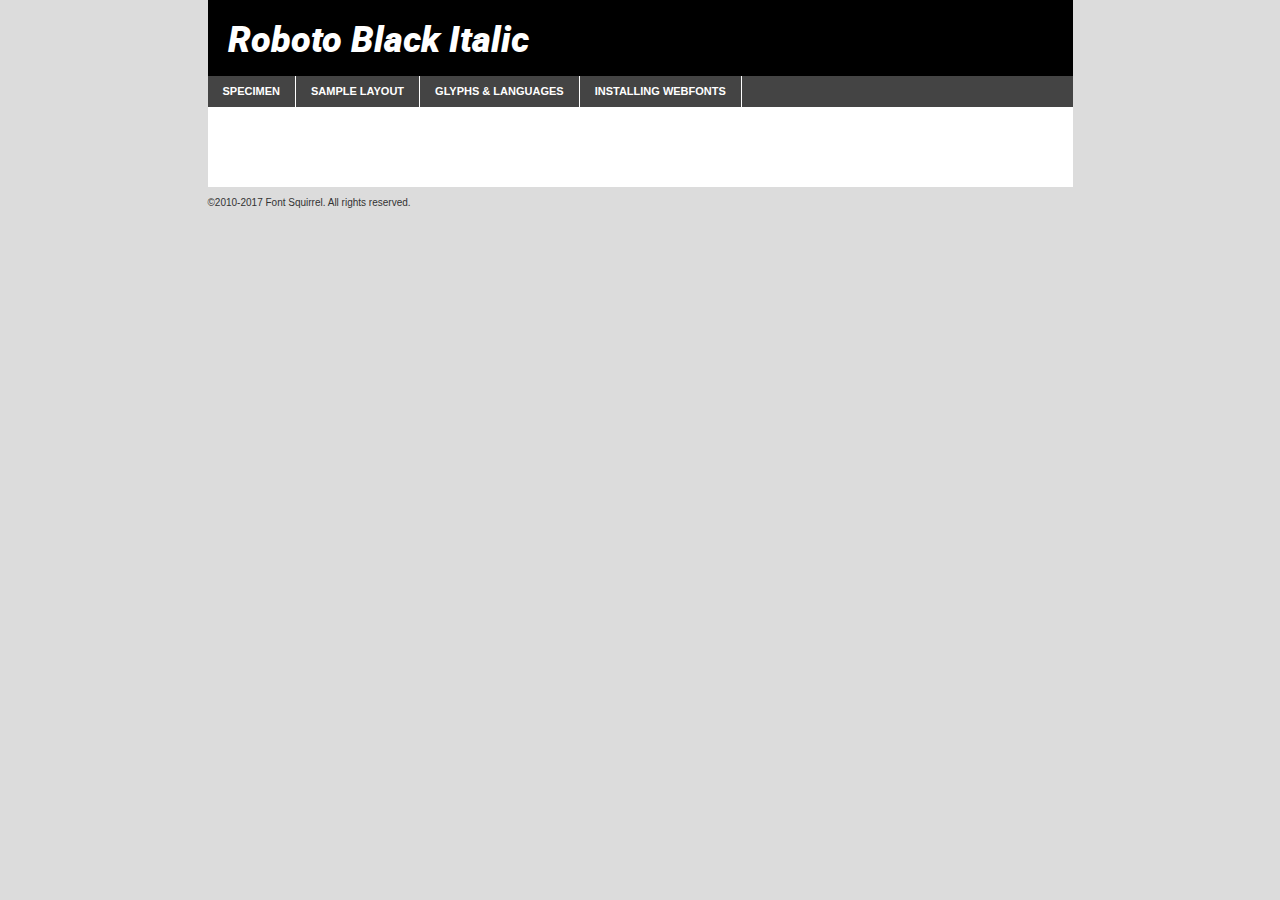
<file: webfontkit-20230706-023037/roboto-blackitalic-demo.html>
<!DOCTYPE html PUBLIC "-//W3C//DTD XHTML 1.0 Transitional//EN"
        "http://www.w3.org/TR/xhtml1/DTD/xhtml1-transitional.dtd">

<html xmlns="http://www.w3.org/1999/xhtml" xml:lang="en" lang="en">
<head>
    <meta http-equiv="Content-Type" content="text/html; charset=utf-8"/>
    <script src="http://ajax.googleapis.com/ajax/libs/jquery/1.7.2/jquery.min.js" type="text/javascript" charset="utf-8"></script>
    <script type="text/javascript">
		(function($) {
			$.fn.easyTabs = function(option) {
				var param = jQuery.extend({ fadeSpeed: 'fast', defaultContent: 1, activeClass: 'active' }, option);
				$(this).each(function() {
					var thisId = '#' + this.id;
					if ( param.defaultContent == '' )
					{
						param.defaultContent = 1;
					}
					if ( typeof param.defaultContent == 'number' )
					{
						var defaultTab = $(thisId + ' .tabs li:eq(' + (param.defaultContent - 1) + ') a').attr('href').substr(1);
					}
					else
					{
						var defaultTab = param.defaultContent;
					}
					$(thisId + ' .tabs li a').each(function() {
						var tabToHide = $(this).attr('href').substr(1);
						$('#' + tabToHide).addClass('easytabs-tab-content');
					});
					hideAll();
					changeContent(defaultTab);

					function hideAll() {$(thisId + ' .easytabs-tab-content').hide();}

					function changeContent(tabId)
					{
						hideAll();
						$(thisId + ' .tabs li').removeClass(param.activeClass);
						$(thisId + ' .tabs li a[href=#' + tabId + ']').closest('li').addClass(param.activeClass);
						if ( param.fadeSpeed != 'none' )
						{
							$(thisId + ' #' + tabId).fadeIn(param.fadeSpeed);
						}
						else
						{
							$(thisId + ' #' + tabId).show();
						}
					}

					$(thisId + ' .tabs li').click(function() {
						var tabId = $(this).find('a').attr('href').substr(1);
						changeContent(tabId);
						return false;
					});
				});
			}
		})(jQuery);
    </script>
    <link rel="stylesheet" href="specimen_files/specimen_stylesheet.css" type="text/css" charset="utf-8"/>
    <link rel="stylesheet" href="stylesheet.css" type="text/css" charset="utf-8"/>

    <style type="text/css">
        		body {
			font-family: 'robotoblack_italic';
        		}

            </style>

    <title>Roboto Black Italic Specimen</title>


    <script type="text/javascript" charset="utf-8">
		$(document).ready(function() {
			$('#container').easyTabs({ defaultContent: 1 });
		});
    </script>
</head>

<body>
<div id="container">
    <div id="header">
		Roboto Black Italic    </div>
    <ul class="tabs">
        <li><a href="#specimen">Specimen</a></li>
        <li><a href="#layout">Sample Layout</a></li>
		        <li><a href="#glyphs">Glyphs &amp; Languages</a></li>
        <li><a href="#installing">Installing Webfonts</a></li>

    </ul>

    <div id="main_content">


        <div id="specimen">

            <div class="section">
                <div class="grid12 firstcol">
                    <div class="huge">AaBb</div>
                </div>
            </div>

            <div class="section">
                <div class="glyph_range">A&#x200B;B&#x200b;C&#x200b;D&#x200b;E&#x200b;F&#x200b;G&#x200b;H&#x200b;I&#x200b;J&#x200b;K&#x200b;L&#x200b;M&#x200b;N&#x200b;O&#x200b;P&#x200b;Q&#x200b;R&#x200b;S&#x200b;T&#x200b;U&#x200b;V&#x200b;W&#x200b;X&#x200b;Y&#x200b;Z&#x200b;a&#x200b;b&#x200b;c&#x200b;d&#x200b;e&#x200b;f&#x200b;g&#x200b;h&#x200b;i&#x200b;j&#x200b;k&#x200b;l&#x200b;m&#x200b;n&#x200b;o&#x200b;p&#x200b;q&#x200b;r&#x200b;s&#x200b;t&#x200b;u&#x200b;v&#x200b;w&#x200b;x&#x200b;y&#x200b;z&#x200b;1&#x200b;2&#x200b;3&#x200b;4&#x200b;5&#x200b;6&#x200b;7&#x200b;8&#x200b;9&#x200b;0&#x200b;&amp;&#x200b;.&#x200b;,&#x200b;?&#x200b;!&#x200b;&#64;&#x200b;(&#x200b;)&#x200b;#&#x200b;$&#x200b;%&#x200b;*&#x200b;+&#x200b;-&#x200b;=&#x200b;:&#x200b;;</div>
            </div>
            <div class="section">
                <div class="grid12 firstcol">
                    <table class="sample_table">
                        <tr>
                            <td>10</td>
                            <td class="size10">abcdefghijklmnopqrstuvwxyzABCDEFGHIJKLMNOPQRSTUVWXYZ0123456789abcdefghijklmnopqrstuvwxyzABCDEFGHIJKLMNOPQRSTUVWXYZ0123456789abcdefghijklmnopqrstuvwxyzABCDEFGHIJKLMNOPQRSTUVWXYZ</td>
                        </tr>
                        <tr>
                            <td>11</td>
                            <td class="size11">abcdefghijklmnopqrstuvwxyzABCDEFGHIJKLMNOPQRSTUVWXYZ0123456789abcdefghijklmnopqrstuvwxyzABCDEFGHIJKLMNOPQRSTUVWXYZ0123456789abcdefghijklmnopqrstuvwxyzABCDEFGHIJKLMNOPQRSTUVWXYZ</td>
                        </tr>
                        <tr>
                            <td>12</td>
                            <td class="size12">abcdefghijklmnopqrstuvwxyzABCDEFGHIJKLMNOPQRSTUVWXYZ0123456789abcdefghijklmnopqrstuvwxyzABCDEFGHIJKLMNOPQRSTUVWXYZ0123456789abcdefghijklmnopqrstuvwxyzABCDEFGHIJKLMNOPQRSTUVWXYZ</td>
                        </tr>
                        <tr>
                            <td>13</td>
                            <td class="size13">abcdefghijklmnopqrstuvwxyzABCDEFGHIJKLMNOPQRSTUVWXYZ0123456789abcdefghijklmnopqrstuvwxyzABCDEFGHIJKLMNOPQRSTUVWXYZ0123456789abcdefghijklmnopqrstuvwxyzABCDEFGHIJKLMNOPQRSTUVWXYZ</td>
                        </tr>
                        <tr>
                            <td>14</td>
                            <td class="size14">abcdefghijklmnopqrstuvwxyzABCDEFGHIJKLMNOPQRSTUVWXYZ0123456789abcdefghijklmnopqrstuvwxyzABCDEFGHIJKLMNOPQRSTUVWXYZ0123456789abcdefghijklmnopqrstuvwxyzABCDEFGHIJKLMNOPQRSTUVWXYZ</td>
                        </tr>
                        <tr>
                            <td>16</td>
                            <td class="size16">abcdefghijklmnopqrstuvwxyzABCDEFGHIJKLMNOPQRSTUVWXYZ0123456789abcdefghijklmnopqrstuvwxyzABCDEFGHIJKLMNOPQRSTUVWXYZ</td>
                        </tr>
                        <tr>
                            <td>18</td>
                            <td class="size18">abcdefghijklmnopqrstuvwxyzABCDEFGHIJKLMNOPQRSTUVWXYZ0123456789abcdefghijklmnopqrstuvwxyzABCDEFGHIJKLMNOPQRSTUVWXYZ</td>
                        </tr>
                        <tr>
                            <td>20</td>
                            <td class="size20">abcdefghijklmnopqrstuvwxyzABCDEFGHIJKLMNOPQRSTUVWXYZ0123456789abcdefghijklmnopqrstuvwxyzABCDEFGHIJKLMNOPQRSTUVWXYZ</td>
                        </tr>
                        <tr>
                            <td>24</td>
                            <td class="size24">abcdefghijklmnopqrstuvwxyzABCDEFGHIJKLMNOPQRSTUVWXYZ0123456789abcdefghijklmnopqrstuvwxyzABCDEFGHIJKLMNOPQRSTUVWXYZ</td>
                        </tr>
                        <tr>
                            <td>30</td>
                            <td class="size30">abcdefghijklmnopqrstuvwxyzABCDEFGHIJKLMNOPQRSTUVWXYZ0123456789abcdefghijklmnopqrstuvwxyzABCDEFGHIJKLMNOPQRSTUVWXYZ</td>
                        </tr>
                        <tr>
                            <td>36</td>
                            <td class="size36">abcdefghijklmnopqrstuvwxyzABCDEFGHIJKLMNOPQRSTUVWXYZ0123456789abcdefghijklmnopqrstuvwxyzABCDEFGHIJKLMNOPQRSTUVWXYZ</td>
                        </tr>
                        <tr>
                            <td>48</td>
                            <td class="size48">abcdefghijklmnopqrstuvwxyzABCDEFGHIJKLMNOPQRSTUVWXYZ0123456789abcdefghijklmnopqrstuvwxyzABCDEFGHIJKLMNOPQRSTUVWXYZ</td>
                        </tr>
                        <tr>
                            <td>60</td>
                            <td class="size60">abcdefghijklmnopqrstuvwxyzABCDEFGHIJKLMNOPQRSTUVWXYZ0123456789abcdefghijklmnopqrstuvwxyzABCDEFGHIJKLMNOPQRSTUVWXYZ</td>
                        </tr>
                        <tr>
                            <td>72</td>
                            <td class="size72">abcdefghijklmnopqrstuvwxyzABCDEFGHIJKLMNOPQRSTUVWXYZ0123456789abcdefghijklmnopqrstuvwxyzABCDEFGHIJKLMNOPQRSTUVWXYZ</td>
                        </tr>
                        <tr>
                            <td>90</td>
                            <td class="size90">abcdefghijklmnopqrstuvwxyzABCDEFGHIJKLMNOPQRSTUVWXYZ0123456789abcdefghijklmnopqrstuvwxyzABCDEFGHIJKLMNOPQRSTUVWXYZ</td>
                        </tr>
                    </table>

                </div>

            </div>


            <div class="section" id="bodycomparison">


                <div id="xheight">
                    <div class="fontbody">&#x25FC;&#x25FC;&#x25FC;&#x25FC;&#x25FC;&#x25FC;&#x25FC;&#x25FC;&#x25FC;&#x25FC;&#x25FC;&#x25FC;&#x25FC;&#x25FC;&#x25FC;&#x25FC;&#x25FC;&#x25FC;&#x25FC;&#x25FC;&#x25FC;&#x25FC;&#x25FC;&#x25FC;&#x25FC;&#x25FC;&#x25FC;&#x25FC;&#x25FC;&#x25FC;&#x25FC;&#x25FC;&#x25FC;&#x25FC;&#x25FC;&#x25FC;&#x25FC;&#x25FC;&#x25FC;&#x25FC;&#x25FC;&#x25FC;&#x25FC;&#x25FC;&#x25FC;&#x25FC;&#x25FC;&#x25FC;&#x25FC;&#x25FC;&#x25FC;&#x25FC;&#x25FC;&#x25FC;&#x25FC;&#x25FC;&#x25FC;&#x25FC;&#x25FC;&#x25FC;&#x25FC;&#x25FC;&#x25FC;&#x25FC;&#x25FC;&#x25FC;&#x25FC;&#x25FC;&#x25FC;&#x25FC;&#x25FC;&#x25FC;&#x25FC;&#x25FC;&#x25FC;&#x25FC;&#x25FC;&#x25FC;&#x25FC;&#x25FC;&#x25FC;&#x25FC;&#x25FC;&#x25FC;&#x25FC;&#x25FC;&#x25FC;&#x25FC;&#x25FC;&#x25FC;&#x25FC;&#x25FC;&#x25FC;&#x25FC;&#x25FC;&#x25FC;&#x25FC;&#x25FC;&#x25FC;body</div>
                    <div class="arialbody">body</div>
                    <div class="verdanabody">body</div>
                    <div class="georgiabody">body</div>
                </div>
                <div class="fontbody" style="z-index:1">
                    body<span>Roboto Black Italic</span>
                </div>
                <div class="arialbody" style="z-index:1">
                    body<span>Arial</span>
                </div>
                <div class="verdanabody" style="z-index:1">
                    body<span>Verdana</span>
                </div>
                <div class="georgiabody" style="z-index:1">
                    body<span>Georgia</span>
                </div>


            </div>


            <div class="section psample psample_row1" id="">

                <div class="grid2 firstcol">
                    <p class="size10"><span>10.</span>Aenean lacinia bibendum nulla sed consectetur. Fusce dapibus, tellus ac cursus commodo, tortor mauris condimentum nibh, ut fermentum massa justo sit amet risus. Nullam id dolor id nibh ultricies vehicula ut id elit. Cum sociis natoque penatibus et magnis dis parturient montes, nascetur ridiculus mus. Nulla vitae elit libero, a pharetra augue.</p>

                </div>
                <div class="grid3">
                    <p class="size11"><span>11.</span>Aenean lacinia bibendum nulla sed consectetur. Fusce dapibus, tellus ac cursus commodo, tortor mauris condimentum nibh, ut fermentum massa justo sit amet risus. Nullam id dolor id nibh ultricies vehicula ut id elit. Cum sociis natoque penatibus et magnis dis parturient montes, nascetur ridiculus mus. Nulla vitae elit libero, a pharetra augue.</p>

                </div>
                <div class="grid3">
                    <p class="size12"><span>12.</span>Aenean lacinia bibendum nulla sed consectetur. Fusce dapibus, tellus ac cursus commodo, tortor mauris condimentum nibh, ut fermentum massa justo sit amet risus. Nullam id dolor id nibh ultricies vehicula ut id elit. Cum sociis natoque penatibus et magnis dis parturient montes, nascetur ridiculus mus. Nulla vitae elit libero, a pharetra augue.</p>

                </div>
                <div class="grid4">
                    <p class="size13"><span>13.</span>Aenean lacinia bibendum nulla sed consectetur. Fusce dapibus, tellus ac cursus commodo, tortor mauris condimentum nibh, ut fermentum massa justo sit amet risus. Nullam id dolor id nibh ultricies vehicula ut id elit. Cum sociis natoque penatibus et magnis dis parturient montes, nascetur ridiculus mus. Nulla vitae elit libero, a pharetra augue.</p>

                </div>
                <div class="white_blend"></div>

            </div>
            <div class="section psample psample_row2" id="">
                <div class="grid3 firstcol">
                    <p class="size14"><span>14.</span>Aenean lacinia bibendum nulla sed consectetur. Fusce dapibus, tellus ac cursus commodo, tortor mauris condimentum nibh, ut fermentum massa justo sit amet risus. Nullam id dolor id nibh ultricies vehicula ut id elit. Cum sociis natoque penatibus et magnis dis parturient montes, nascetur ridiculus mus. Nulla vitae elit libero, a pharetra augue.</p>

                </div>
                <div class="grid4">
                    <p class="size16"><span>16.</span>Aenean lacinia bibendum nulla sed consectetur. Fusce dapibus, tellus ac cursus commodo, tortor mauris condimentum nibh, ut fermentum massa justo sit amet risus. Nullam id dolor id nibh ultricies vehicula ut id elit. Cum sociis natoque penatibus et magnis dis parturient montes, nascetur ridiculus mus. Nulla vitae elit libero, a pharetra augue.</p>

                </div>
                <div class="grid5">
                    <p class="size18"><span>18.</span>Aenean lacinia bibendum nulla sed consectetur. Fusce dapibus, tellus ac cursus commodo, tortor mauris condimentum nibh, ut fermentum massa justo sit amet risus. Nullam id dolor id nibh ultricies vehicula ut id elit. Cum sociis natoque penatibus et magnis dis parturient montes, nascetur ridiculus mus. Nulla vitae elit libero, a pharetra augue.</p>

                </div>

                <div class="white_blend"></div>

            </div>

            <div class="section psample psample_row3" id="">
                <div class="grid5 firstcol">
                    <p class="size20"><span>20.</span>Aenean lacinia bibendum nulla sed consectetur. Fusce dapibus, tellus ac cursus commodo, tortor mauris condimentum nibh, ut fermentum massa justo sit amet risus. Nullam id dolor id nibh ultricies vehicula ut id elit. Cum sociis natoque penatibus et magnis dis parturient montes, nascetur ridiculus mus. Nulla vitae elit libero, a pharetra augue.</p>
                </div>
                <div class="grid7">
                    <p class="size24"><span>24.</span>Aenean lacinia bibendum nulla sed consectetur. Fusce dapibus, tellus ac cursus commodo, tortor mauris condimentum nibh, ut fermentum massa justo sit amet risus. Nullam id dolor id nibh ultricies vehicula ut id elit. Cum sociis natoque penatibus et magnis dis parturient montes, nascetur ridiculus mus. Nulla vitae elit libero, a pharetra augue.</p>
                </div>

                <div class="white_blend"></div>

            </div>

            <div class="section psample psample_row4" id="">
                <div class="grid12 firstcol">
                    <p class="size30"><span>30.</span>Aenean lacinia bibendum nulla sed consectetur. Fusce dapibus, tellus ac cursus commodo, tortor mauris condimentum nibh, ut fermentum massa justo sit amet risus. Nullam id dolor id nibh ultricies vehicula ut id elit. Cum sociis natoque penatibus et magnis dis parturient montes, nascetur ridiculus mus. Nulla vitae elit libero, a pharetra augue.</p>
                </div>
                <div class="white_blend"></div>

            </div>


            <div class="section psample psample_row1 fullreverse">
                <div class="grid2 firstcol">
                    <p class="size10"><span>10.</span>Aenean lacinia bibendum nulla sed consectetur. Fusce dapibus, tellus ac cursus commodo, tortor mauris condimentum nibh, ut fermentum massa justo sit amet risus. Nullam id dolor id nibh ultricies vehicula ut id elit. Cum sociis natoque penatibus et magnis dis parturient montes, nascetur ridiculus mus. Nulla vitae elit libero, a pharetra augue.</p>

                </div>
                <div class="grid3">
                    <p class="size11"><span>11.</span>Aenean lacinia bibendum nulla sed consectetur. Fusce dapibus, tellus ac cursus commodo, tortor mauris condimentum nibh, ut fermentum massa justo sit amet risus. Nullam id dolor id nibh ultricies vehicula ut id elit. Cum sociis natoque penatibus et magnis dis parturient montes, nascetur ridiculus mus. Nulla vitae elit libero, a pharetra augue.</p>

                </div>
                <div class="grid3">
                    <p class="size12"><span>12.</span>Aenean lacinia bibendum nulla sed consectetur. Fusce dapibus, tellus ac cursus commodo, tortor mauris condimentum nibh, ut fermentum massa justo sit amet risus. Nullam id dolor id nibh ultricies vehicula ut id elit. Cum sociis natoque penatibus et magnis dis parturient montes, nascetur ridiculus mus. Nulla vitae elit libero, a pharetra augue.</p>

                </div>
                <div class="grid4">
                    <p class="size13"><span>13.</span>Aenean lacinia bibendum nulla sed consectetur. Fusce dapibus, tellus ac cursus commodo, tortor mauris condimentum nibh, ut fermentum massa justo sit amet risus. Nullam id dolor id nibh ultricies vehicula ut id elit. Cum sociis natoque penatibus et magnis dis parturient montes, nascetur ridiculus mus. Nulla vitae elit libero, a pharetra augue.</p>

                </div>
                <div class="black_blend"></div>

            </div>

            <div class="section psample psample_row2 fullreverse">
                <div class="grid3 firstcol">
                    <p class="size14"><span>14.</span>Aenean lacinia bibendum nulla sed consectetur. Fusce dapibus, tellus ac cursus commodo, tortor mauris condimentum nibh, ut fermentum massa justo sit amet risus. Nullam id dolor id nibh ultricies vehicula ut id elit. Cum sociis natoque penatibus et magnis dis parturient montes, nascetur ridiculus mus. Nulla vitae elit libero, a pharetra augue.</p>

                </div>
                <div class="grid4">
                    <p class="size16"><span>16.</span>Aenean lacinia bibendum nulla sed consectetur. Fusce dapibus, tellus ac cursus commodo, tortor mauris condimentum nibh, ut fermentum massa justo sit amet risus. Nullam id dolor id nibh ultricies vehicula ut id elit. Cum sociis natoque penatibus et magnis dis parturient montes, nascetur ridiculus mus. Nulla vitae elit libero, a pharetra augue.</p>

                </div>
                <div class="grid5">
                    <p class="size18"><span>18.</span>Aenean lacinia bibendum nulla sed consectetur. Fusce dapibus, tellus ac cursus commodo, tortor mauris condimentum nibh, ut fermentum massa justo sit amet risus. Nullam id dolor id nibh ultricies vehicula ut id elit. Cum sociis natoque penatibus et magnis dis parturient montes, nascetur ridiculus mus. Nulla vitae elit libero, a pharetra augue.</p>

                </div>
                <div class="black_blend"></div>

            </div>

            <div class="section psample fullreverse psample_row3" id="">
                <div class="grid5 firstcol">
                    <p class="size20"><span>20.</span>Aenean lacinia bibendum nulla sed consectetur. Fusce dapibus, tellus ac cursus commodo, tortor mauris condimentum nibh, ut fermentum massa justo sit amet risus. Nullam id dolor id nibh ultricies vehicula ut id elit. Cum sociis natoque penatibus et magnis dis parturient montes, nascetur ridiculus mus. Nulla vitae elit libero, a pharetra augue.</p>
                </div>
                <div class="grid7">
                    <p class="size24"><span>24.</span>Aenean lacinia bibendum nulla sed consectetur. Fusce dapibus, tellus ac cursus commodo, tortor mauris condimentum nibh, ut fermentum massa justo sit amet risus. Nullam id dolor id nibh ultricies vehicula ut id elit. Cum sociis natoque penatibus et magnis dis parturient montes, nascetur ridiculus mus. Nulla vitae elit libero, a pharetra augue.</p>
                </div>

                <div class="black_blend"></div>

            </div>

            <div class="section psample fullreverse psample_row4" id="" style="border-bottom: 20px #000 solid;">
                <div class="grid12 firstcol">
                    <p class="size30"><span>30.</span>Aenean lacinia bibendum nulla sed consectetur. Fusce dapibus, tellus ac cursus commodo, tortor mauris condimentum nibh, ut fermentum massa justo sit amet risus. Nullam id dolor id nibh ultricies vehicula ut id elit. Cum sociis natoque penatibus et magnis dis parturient montes, nascetur ridiculus mus. Nulla vitae elit libero, a pharetra augue.</p>
                </div>
                <div class="black_blend"></div>

            </div>


        </div>

        <div id="layout">

            <div class="section">

                <div class="grid12 firstcol">
                    <h1>Lorem Ipsum Dolor</h1>
                    <h2>Etiam porta sem malesuada magna mollis euismod</h2>

                    <p class="byline">By <a href="#link">Aenean Lacinia</a></p>
                </div>
            </div>
            <div class="section">
                <div class="grid8 firstcol">
                    <p class="large">Donec sed odio dui. Morbi leo risus, porta ac consectetur ac, vestibulum at eros. Fusce dapibus, tellus ac cursus commodo, tortor mauris condimentum nibh, ut fermentum massa justo sit amet risus. </p>


                    <h3>Pellentesque ornare sem</h3>

                    <p>Maecenas sed diam eget risus varius blandit sit amet non magna. Maecenas faucibus mollis interdum. Donec ullamcorper nulla non metus auctor fringilla. Nullam id dolor id nibh ultricies vehicula ut id elit. Nullam id dolor id nibh ultricies vehicula ut id elit. </p>

                    <p>Aenean eu leo quam. Pellentesque ornare sem lacinia quam venenatis vestibulum. Lorem ipsum dolor sit amet, consectetur adipiscing elit. Cum sociis natoque penatibus et magnis dis parturient montes, nascetur ridiculus mus. </p>

                    <p>Nulla vitae elit libero, a pharetra augue. Praesent commodo cursus magna, vel scelerisque nisl consectetur et. Aenean lacinia bibendum nulla sed consectetur. </p>

                    <p>Nullam quis risus eget urna mollis ornare vel eu leo. Nullam quis risus eget urna mollis ornare vel eu leo. Maecenas sed diam eget risus varius blandit sit amet non magna. Donec ullamcorper nulla non metus auctor fringilla. </p>

                    <h3>Cras mattis consectetur</h3>

                    <p>Aenean eu leo quam. Pellentesque ornare sem lacinia quam venenatis vestibulum. Aenean lacinia bibendum nulla sed consectetur. Integer posuere erat a ante venenatis dapibus posuere velit aliquet. Cras mattis consectetur purus sit amet fermentum. </p>

                    <p>Nullam id dolor id nibh ultricies vehicula ut id elit. Nullam quis risus eget urna mollis ornare vel eu leo. Cras mattis consectetur purus sit amet fermentum.</p>
                </div>

                <div class="grid4 sidebar">

                    <div class="box reverse">
                        <p class="last">Nullam quis risus eget urna mollis ornare vel eu leo. Donec ullamcorper nulla non metus auctor fringilla. Cras mattis consectetur purus sit amet fermentum. Sed posuere consectetur est at lobortis. Lorem ipsum dolor sit amet, consectetur adipiscing elit. </p>
                    </div>

                    <p class="caption">Maecenas sed diam eget risus varius.</p>

                    <p>Vestibulum id ligula porta felis euismod semper. Integer posuere erat a ante venenatis dapibus posuere velit aliquet. Vestibulum id ligula porta felis euismod semper. Sed posuere consectetur est at lobortis. Maecenas sed diam eget risus varius blandit sit amet non magna. Fusce dapibus, tellus ac cursus commodo, tortor mauris condimentum nibh, ut fermentum massa justo sit amet risus. </p>


                    <p>Duis mollis, est non commodo luctus, nisi erat porttitor ligula, eget lacinia odio sem nec elit. Aenean lacinia bibendum nulla sed consectetur. Vivamus sagittis lacus vel augue laoreet rutrum faucibus dolor auctor. Aenean lacinia bibendum nulla sed consectetur. Nullam quis risus eget urna mollis ornare vel eu leo. </p>

                    <p>Praesent commodo cursus magna, vel scelerisque nisl consectetur et. Donec ullamcorper nulla non metus auctor fringilla. Maecenas faucibus mollis interdum. Fusce dapibus, tellus ac cursus commodo, tortor mauris condimentum nibh, ut fermentum massa justo sit amet risus. </p>

                </div>
            </div>

        </div>


		

        <div id="glyphs">
            <div class="section">
                <div class="grid12 firstcol">

                    <h1>Language Support</h1>
                    <p>The subset of Roboto Black Italic in this kit supports the following languages:<br/>

						Albanian, Basque, Breton, Chamorro, Danish, Dutch, English, Faroese, Finnish, French, Frisian, Galician, German, Icelandic, Italian, Malagasy, Norwegian, Portuguese, Spanish, Alsatian, Aragonese, Arapaho, Arrernte, Asturian, Aymara, Bislama, Cebuano, Corsican, Fijian, French_creole, Genoese, Gilbertese, Greenlandic, Haitian_creole, Hiligaynon, Hmong, Hopi, Ibanag, Iloko_ilokano, Indonesian, Interglossa_glosa, Interlingua, Irish_gaelic, Jerriais, Lojban, Lombard, Luxembourgeois, Manx, Mohawk, Norfolk_pitcairnese, Occitan, Oromo, Pangasinan, Papiamento, Piedmontese, Potawatomi, Rhaeto-romance, Romansh, Rotokas, Sami_lule, Samoan, Sardinian, Scots_gaelic, Seychelles_creole, Shona, Sicilian, Somali, Southern_ndebele, Swahili, Swati_swazi, Tagalog_filipino_pilipino, Tetum, Tok_pisin, Uyghur_latinized, Volapuk, Walloon, Warlpiri, Xhosa, Yapese, Zulu, Latinbasic, Ubasic, Demo                    </p>
                    <h1>Glyph Chart</h1>
                    <p>The subset of Roboto Black Italic in this kit includes all the glyphs listed below. Unicode entities are included above each glyph to help you insert individual characters into your layout.</p>
                    <div id="glyph_chart">

																																	                                <div><p>&amp;#2;</p>&#2;</div>
																				                                <div><p>&amp;#13;</p>&#13;</div>
																				                                <div><p>&amp;#32;</p>&#32;</div>
																				                                <div><p>&amp;#33;</p>&#33;</div>
																				                                <div><p>&amp;#34;</p>&#34;</div>
																				                                <div><p>&amp;#35;</p>&#35;</div>
																				                                <div><p>&amp;#36;</p>&#36;</div>
																				                                <div><p>&amp;#37;</p>&#37;</div>
																				                                <div><p>&amp;#38;</p>&#38;</div>
																				                                <div><p>&amp;#39;</p>&#39;</div>
																				                                <div><p>&amp;#40;</p>&#40;</div>
																				                                <div><p>&amp;#41;</p>&#41;</div>
																				                                <div><p>&amp;#42;</p>&#42;</div>
																				                                <div><p>&amp;#43;</p>&#43;</div>
																				                                <div><p>&amp;#44;</p>&#44;</div>
																				                                <div><p>&amp;#45;</p>&#45;</div>
																				                                <div><p>&amp;#46;</p>&#46;</div>
																				                                <div><p>&amp;#47;</p>&#47;</div>
																				                                <div><p>&amp;#48;</p>&#48;</div>
																				                                <div><p>&amp;#49;</p>&#49;</div>
																				                                <div><p>&amp;#50;</p>&#50;</div>
																				                                <div><p>&amp;#51;</p>&#51;</div>
																				                                <div><p>&amp;#52;</p>&#52;</div>
																				                                <div><p>&amp;#53;</p>&#53;</div>
																				                                <div><p>&amp;#54;</p>&#54;</div>
																				                                <div><p>&amp;#55;</p>&#55;</div>
																				                                <div><p>&amp;#56;</p>&#56;</div>
																				                                <div><p>&amp;#57;</p>&#57;</div>
																				                                <div><p>&amp;#58;</p>&#58;</div>
																				                                <div><p>&amp;#59;</p>&#59;</div>
																				                                <div><p>&amp;#60;</p>&#60;</div>
																				                                <div><p>&amp;#61;</p>&#61;</div>
																				                                <div><p>&amp;#62;</p>&#62;</div>
																				                                <div><p>&amp;#63;</p>&#63;</div>
																				                                <div><p>&amp;#64;</p>&#64;</div>
																				                                <div><p>&amp;#65;</p>&#65;</div>
																				                                <div><p>&amp;#66;</p>&#66;</div>
																				                                <div><p>&amp;#67;</p>&#67;</div>
																				                                <div><p>&amp;#68;</p>&#68;</div>
																				                                <div><p>&amp;#69;</p>&#69;</div>
																				                                <div><p>&amp;#70;</p>&#70;</div>
																				                                <div><p>&amp;#71;</p>&#71;</div>
																				                                <div><p>&amp;#72;</p>&#72;</div>
																				                                <div><p>&amp;#73;</p>&#73;</div>
																				                                <div><p>&amp;#74;</p>&#74;</div>
																				                                <div><p>&amp;#75;</p>&#75;</div>
																				                                <div><p>&amp;#76;</p>&#76;</div>
																				                                <div><p>&amp;#77;</p>&#77;</div>
																				                                <div><p>&amp;#78;</p>&#78;</div>
																				                                <div><p>&amp;#79;</p>&#79;</div>
																				                                <div><p>&amp;#80;</p>&#80;</div>
																				                                <div><p>&amp;#81;</p>&#81;</div>
																				                                <div><p>&amp;#82;</p>&#82;</div>
																				                                <div><p>&amp;#83;</p>&#83;</div>
																				                                <div><p>&amp;#84;</p>&#84;</div>
																				                                <div><p>&amp;#85;</p>&#85;</div>
																				                                <div><p>&amp;#86;</p>&#86;</div>
																				                                <div><p>&amp;#87;</p>&#87;</div>
																				                                <div><p>&amp;#88;</p>&#88;</div>
																				                                <div><p>&amp;#89;</p>&#89;</div>
																				                                <div><p>&amp;#90;</p>&#90;</div>
																				                                <div><p>&amp;#91;</p>&#91;</div>
																				                                <div><p>&amp;#92;</p>&#92;</div>
																				                                <div><p>&amp;#93;</p>&#93;</div>
																				                                <div><p>&amp;#94;</p>&#94;</div>
																				                                <div><p>&amp;#95;</p>&#95;</div>
																				                                <div><p>&amp;#96;</p>&#96;</div>
																				                                <div><p>&amp;#97;</p>&#97;</div>
																				                                <div><p>&amp;#98;</p>&#98;</div>
																				                                <div><p>&amp;#99;</p>&#99;</div>
																				                                <div><p>&amp;#100;</p>&#100;</div>
																				                                <div><p>&amp;#101;</p>&#101;</div>
																				                                <div><p>&amp;#102;</p>&#102;</div>
																				                                <div><p>&amp;#103;</p>&#103;</div>
																				                                <div><p>&amp;#104;</p>&#104;</div>
																				                                <div><p>&amp;#105;</p>&#105;</div>
																				                                <div><p>&amp;#106;</p>&#106;</div>
																				                                <div><p>&amp;#107;</p>&#107;</div>
																				                                <div><p>&amp;#108;</p>&#108;</div>
																				                                <div><p>&amp;#109;</p>&#109;</div>
																				                                <div><p>&amp;#110;</p>&#110;</div>
																				                                <div><p>&amp;#111;</p>&#111;</div>
																				                                <div><p>&amp;#112;</p>&#112;</div>
																				                                <div><p>&amp;#113;</p>&#113;</div>
																				                                <div><p>&amp;#114;</p>&#114;</div>
																				                                <div><p>&amp;#115;</p>&#115;</div>
																				                                <div><p>&amp;#116;</p>&#116;</div>
																				                                <div><p>&amp;#117;</p>&#117;</div>
																				                                <div><p>&amp;#118;</p>&#118;</div>
																				                                <div><p>&amp;#119;</p>&#119;</div>
																				                                <div><p>&amp;#120;</p>&#120;</div>
																				                                <div><p>&amp;#121;</p>&#121;</div>
																				                                <div><p>&amp;#122;</p>&#122;</div>
																				                                <div><p>&amp;#123;</p>&#123;</div>
																				                                <div><p>&amp;#124;</p>&#124;</div>
																				                                <div><p>&amp;#125;</p>&#125;</div>
																				                                <div><p>&amp;#126;</p>&#126;</div>
																				                                <div><p>&amp;#160;</p>&#160;</div>
																				                                <div><p>&amp;#161;</p>&#161;</div>
																				                                <div><p>&amp;#162;</p>&#162;</div>
																				                                <div><p>&amp;#163;</p>&#163;</div>
																				                                <div><p>&amp;#164;</p>&#164;</div>
																				                                <div><p>&amp;#165;</p>&#165;</div>
																				                                <div><p>&amp;#166;</p>&#166;</div>
																				                                <div><p>&amp;#167;</p>&#167;</div>
																				                                <div><p>&amp;#168;</p>&#168;</div>
																				                                <div><p>&amp;#169;</p>&#169;</div>
																				                                <div><p>&amp;#170;</p>&#170;</div>
																				                                <div><p>&amp;#171;</p>&#171;</div>
																				                                <div><p>&amp;#172;</p>&#172;</div>
																				                                <div><p>&amp;#173;</p>&#173;</div>
																				                                <div><p>&amp;#174;</p>&#174;</div>
																				                                <div><p>&amp;#175;</p>&#175;</div>
																				                                <div><p>&amp;#176;</p>&#176;</div>
																				                                <div><p>&amp;#177;</p>&#177;</div>
																				                                <div><p>&amp;#178;</p>&#178;</div>
																				                                <div><p>&amp;#179;</p>&#179;</div>
																				                                <div><p>&amp;#180;</p>&#180;</div>
																				                                <div><p>&amp;#181;</p>&#181;</div>
																				                                <div><p>&amp;#182;</p>&#182;</div>
																				                                <div><p>&amp;#183;</p>&#183;</div>
																				                                <div><p>&amp;#184;</p>&#184;</div>
																				                                <div><p>&amp;#185;</p>&#185;</div>
																				                                <div><p>&amp;#186;</p>&#186;</div>
																				                                <div><p>&amp;#187;</p>&#187;</div>
																				                                <div><p>&amp;#188;</p>&#188;</div>
																				                                <div><p>&amp;#189;</p>&#189;</div>
																				                                <div><p>&amp;#190;</p>&#190;</div>
																				                                <div><p>&amp;#191;</p>&#191;</div>
																				                                <div><p>&amp;#192;</p>&#192;</div>
																				                                <div><p>&amp;#193;</p>&#193;</div>
																				                                <div><p>&amp;#194;</p>&#194;</div>
																				                                <div><p>&amp;#195;</p>&#195;</div>
																				                                <div><p>&amp;#196;</p>&#196;</div>
																				                                <div><p>&amp;#197;</p>&#197;</div>
																				                                <div><p>&amp;#198;</p>&#198;</div>
																				                                <div><p>&amp;#199;</p>&#199;</div>
																				                                <div><p>&amp;#200;</p>&#200;</div>
																				                                <div><p>&amp;#201;</p>&#201;</div>
																				                                <div><p>&amp;#202;</p>&#202;</div>
																				                                <div><p>&amp;#203;</p>&#203;</div>
																				                                <div><p>&amp;#204;</p>&#204;</div>
																				                                <div><p>&amp;#205;</p>&#205;</div>
																				                                <div><p>&amp;#206;</p>&#206;</div>
																				                                <div><p>&amp;#207;</p>&#207;</div>
																				                                <div><p>&amp;#208;</p>&#208;</div>
																				                                <div><p>&amp;#209;</p>&#209;</div>
																				                                <div><p>&amp;#210;</p>&#210;</div>
																				                                <div><p>&amp;#211;</p>&#211;</div>
																				                                <div><p>&amp;#212;</p>&#212;</div>
																				                                <div><p>&amp;#213;</p>&#213;</div>
																				                                <div><p>&amp;#214;</p>&#214;</div>
																				                                <div><p>&amp;#215;</p>&#215;</div>
																				                                <div><p>&amp;#216;</p>&#216;</div>
																				                                <div><p>&amp;#217;</p>&#217;</div>
																				                                <div><p>&amp;#218;</p>&#218;</div>
																				                                <div><p>&amp;#219;</p>&#219;</div>
																				                                <div><p>&amp;#220;</p>&#220;</div>
																				                                <div><p>&amp;#221;</p>&#221;</div>
																				                                <div><p>&amp;#222;</p>&#222;</div>
																				                                <div><p>&amp;#223;</p>&#223;</div>
																				                                <div><p>&amp;#224;</p>&#224;</div>
																				                                <div><p>&amp;#225;</p>&#225;</div>
																				                                <div><p>&amp;#226;</p>&#226;</div>
																				                                <div><p>&amp;#227;</p>&#227;</div>
																				                                <div><p>&amp;#228;</p>&#228;</div>
																				                                <div><p>&amp;#229;</p>&#229;</div>
																				                                <div><p>&amp;#230;</p>&#230;</div>
																				                                <div><p>&amp;#231;</p>&#231;</div>
																				                                <div><p>&amp;#232;</p>&#232;</div>
																				                                <div><p>&amp;#233;</p>&#233;</div>
																				                                <div><p>&amp;#234;</p>&#234;</div>
																				                                <div><p>&amp;#235;</p>&#235;</div>
																				                                <div><p>&amp;#236;</p>&#236;</div>
																				                                <div><p>&amp;#237;</p>&#237;</div>
																				                                <div><p>&amp;#238;</p>&#238;</div>
																				                                <div><p>&amp;#239;</p>&#239;</div>
																				                                <div><p>&amp;#240;</p>&#240;</div>
																				                                <div><p>&amp;#241;</p>&#241;</div>
																				                                <div><p>&amp;#242;</p>&#242;</div>
																				                                <div><p>&amp;#243;</p>&#243;</div>
																				                                <div><p>&amp;#244;</p>&#244;</div>
																				                                <div><p>&amp;#245;</p>&#245;</div>
																				                                <div><p>&amp;#246;</p>&#246;</div>
																				                                <div><p>&amp;#247;</p>&#247;</div>
																				                                <div><p>&amp;#248;</p>&#248;</div>
																				                                <div><p>&amp;#249;</p>&#249;</div>
																				                                <div><p>&amp;#250;</p>&#250;</div>
																				                                <div><p>&amp;#251;</p>&#251;</div>
																				                                <div><p>&amp;#252;</p>&#252;</div>
																				                                <div><p>&amp;#253;</p>&#253;</div>
																				                                <div><p>&amp;#254;</p>&#254;</div>
																				                                <div><p>&amp;#255;</p>&#255;</div>
																				                                <div><p>&amp;#338;</p>&#338;</div>
																				                                <div><p>&amp;#339;</p>&#339;</div>
																				                                <div><p>&amp;#376;</p>&#376;</div>
																				                                <div><p>&amp;#710;</p>&#710;</div>
																				                                <div><p>&amp;#732;</p>&#732;</div>
																				                                <div><p>&amp;#8192;</p>&#8192;</div>
																				                                <div><p>&amp;#8193;</p>&#8193;</div>
																				                                <div><p>&amp;#8194;</p>&#8194;</div>
																				                                <div><p>&amp;#8195;</p>&#8195;</div>
																				                                <div><p>&amp;#8196;</p>&#8196;</div>
																				                                <div><p>&amp;#8197;</p>&#8197;</div>
																				                                <div><p>&amp;#8198;</p>&#8198;</div>
																				                                <div><p>&amp;#8199;</p>&#8199;</div>
																				                                <div><p>&amp;#8200;</p>&#8200;</div>
																				                                <div><p>&amp;#8201;</p>&#8201;</div>
																				                                <div><p>&amp;#8202;</p>&#8202;</div>
																				                                <div><p>&amp;#8208;</p>&#8208;</div>
																				                                <div><p>&amp;#8209;</p>&#8209;</div>
																				                                <div><p>&amp;#8210;</p>&#8210;</div>
																				                                <div><p>&amp;#8211;</p>&#8211;</div>
																				                                <div><p>&amp;#8212;</p>&#8212;</div>
																				                                <div><p>&amp;#8216;</p>&#8216;</div>
																				                                <div><p>&amp;#8217;</p>&#8217;</div>
																				                                <div><p>&amp;#8218;</p>&#8218;</div>
																				                                <div><p>&amp;#8220;</p>&#8220;</div>
																				                                <div><p>&amp;#8221;</p>&#8221;</div>
																				                                <div><p>&amp;#8222;</p>&#8222;</div>
																				                                <div><p>&amp;#8226;</p>&#8226;</div>
																				                                <div><p>&amp;#8230;</p>&#8230;</div>
																				                                <div><p>&amp;#8239;</p>&#8239;</div>
																				                                <div><p>&amp;#8249;</p>&#8249;</div>
																				                                <div><p>&amp;#8250;</p>&#8250;</div>
																				                                <div><p>&amp;#8287;</p>&#8287;</div>
																				                                <div><p>&amp;#8364;</p>&#8364;</div>
																				                                <div><p>&amp;#8482;</p>&#8482;</div>
																				                                <div><p>&amp;#9724;</p>&#9724;</div>
																				                                <div><p>&amp;#64257;</p>&#64257;</div>
																				                                <div><p>&amp;#64258;</p>&#64258;</div>
																				                                <div><p>&amp;#64259;</p>&#64259;</div>
																				                                <div><p>&amp;#64260;</p>&#64260;</div>
																																                    </div>
                </div>


            </div>
        </div>


        <div id="specs">

        </div>

        <div id="installing">
            <div class="section">
                <div class="grid7 firstcol">
                    <h1>Installing Webfonts</h1>

                    <p>Webfonts are supported by all major browser platforms but not all in the same way. There are currently four different font formats that must be included in order to target all browsers. This includes TTF, WOFF, EOT and SVG.</p>

                    <h2>1. Upload your webfonts</h2>
                    <p>You must upload your webfont kit to your website. They should be in or near the same directory as your CSS files.</p>

                    <h2>2. Include the webfont stylesheet</h2>
                    <p>A special CSS @font-face declaration helps the various browsers select the appropriate font it needs without causing you a bunch of headaches. Learn more about this syntax by reading the <a href="https://www.fontspring.com/blog/further-hardening-of-the-bulletproof-syntax">Fontspring blog post</a> about it. The code for it is as follows:</p>


                    <code>
                        @font-face{
                        font-family: 'MyWebFont';
                        src: url('WebFont.eot');
                        src: url('WebFont.eot?#iefix') format('embedded-opentype'),
                        url('WebFont.woff') format('woff'),
                        url('WebFont.ttf') format('truetype'),
                        url('WebFont.svg#webfont') format('svg');
                        }
                    </code>

                    <p>We've already gone ahead and generated the code for you. All you have to do is link to the stylesheet in your HTML, like this:</p>
                    <code>&lt;link rel=&quot;stylesheet&quot; href=&quot;stylesheet.css&quot; type=&quot;text/css&quot; charset=&quot;utf-8&quot; /&gt;</code>

                    <h2>3. Modify your own stylesheet</h2>
                    <p>To take advantage of your new fonts, you must tell your stylesheet to use them. Look at the original @font-face declaration above and find the property called "font-family." The name linked there will be what you use to reference the font. Prepend that webfont name to the font stack in the "font-family" property, inside the selector you want to change. For example:</p>
                    <code>p { font-family: 'WebFont', Arial, sans-serif; }</code>

                    <h2>4. Test</h2>
                    <p>Getting webfonts to work cross-browser <em>can</em> be tricky. Use the information in the sidebar to help you if you find that fonts aren't loading in a particular browser.</p>
                </div>

                <div class="grid5 sidebar">
                    <div class="box">
                        <h2>Troubleshooting<br/>Font-Face Problems</h2>
                        <p>Having trouble getting your webfonts to load in your new website? Here are some tips to sort out what might be the problem.</p>

                        <h3>Fonts not showing in any browser</h3>

                        <p>This sounds like you need to work on the plumbing. You either did not upload the fonts to the correct directory, or you did not link the fonts properly in the CSS. If you've confirmed that all this is correct and you still have a problem, take a look at your .htaccess file and see if requests are getting intercepted.</p>

                        <h3>Fonts not loading in iPhone or iPad</h3>

                        <p>The most common problem here is that you are serving the fonts from an IIS server. IIS refuses to serve files that have unknown MIME types. If that is the case, you must set the MIME type for SVG to "image/svg+xml" in the server settings. Follow these instructions from Microsoft if you need help.</p>

                        <h3>Fonts not loading in Firefox</h3>

                        <p>The primary reason for this failure? You are still using a version Firefox older than 3.5. So upgrade already! If that isn't it, then you are very likely serving fonts from a different domain. Firefox requires that all font assets be served from the same domain. Lastly it is possible that you need to add WOFF to your list of MIME types (if you are serving via IIS.)</p>

                        <h3>Fonts not loading in IE</h3>

                        <p>Are you looking at Internet Explorer on an actual Windows machine or are you cheating by using a service like Adobe BrowserLab? Many of these screenshot services do not render @font-face for IE. Best to test it on a real machine.</p>

                        <h3>Fonts not loading in IE9</h3>

                        <p>IE9, like Firefox, requires that fonts be served from the same domain as the website. Make sure that is the case.</p>
                    </div>
                </div>
            </div>

        </div>

    </div>
    <div id="footer">
        <p>&copy;2010-2017 Font Squirrel. All rights reserved.</p>
    </div>
</div>
</body>
</html>
</file>
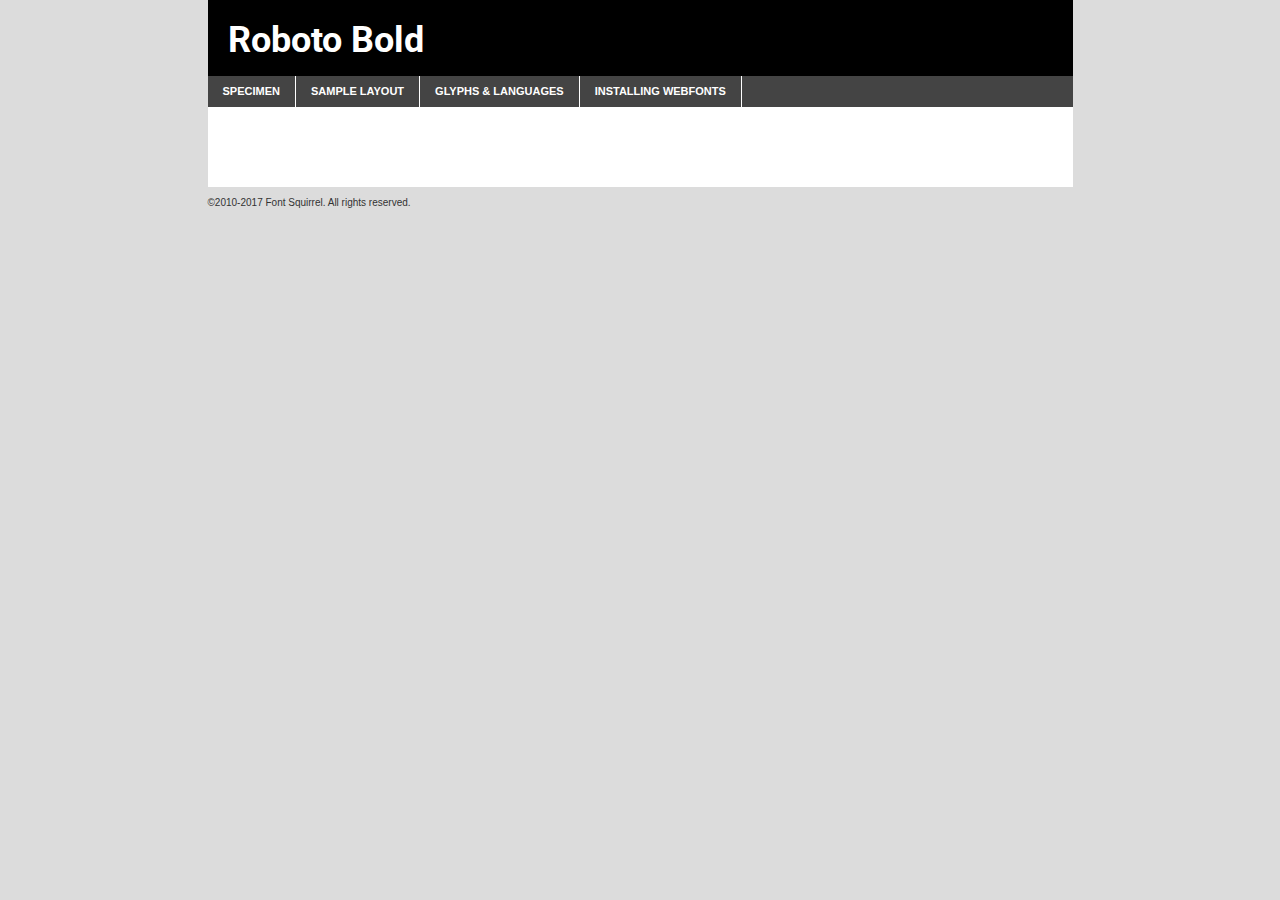
<file: webfontkit-20230706-023037/roboto-bold-demo.html>
<!DOCTYPE html PUBLIC "-//W3C//DTD XHTML 1.0 Transitional//EN"
        "http://www.w3.org/TR/xhtml1/DTD/xhtml1-transitional.dtd">

<html xmlns="http://www.w3.org/1999/xhtml" xml:lang="en" lang="en">
<head>
    <meta http-equiv="Content-Type" content="text/html; charset=utf-8"/>
    <script src="http://ajax.googleapis.com/ajax/libs/jquery/1.7.2/jquery.min.js" type="text/javascript" charset="utf-8"></script>
    <script type="text/javascript">
		(function($) {
			$.fn.easyTabs = function(option) {
				var param = jQuery.extend({ fadeSpeed: 'fast', defaultContent: 1, activeClass: 'active' }, option);
				$(this).each(function() {
					var thisId = '#' + this.id;
					if ( param.defaultContent == '' )
					{
						param.defaultContent = 1;
					}
					if ( typeof param.defaultContent == 'number' )
					{
						var defaultTab = $(thisId + ' .tabs li:eq(' + (param.defaultContent - 1) + ') a').attr('href').substr(1);
					}
					else
					{
						var defaultTab = param.defaultContent;
					}
					$(thisId + ' .tabs li a').each(function() {
						var tabToHide = $(this).attr('href').substr(1);
						$('#' + tabToHide).addClass('easytabs-tab-content');
					});
					hideAll();
					changeContent(defaultTab);

					function hideAll() {$(thisId + ' .easytabs-tab-content').hide();}

					function changeContent(tabId)
					{
						hideAll();
						$(thisId + ' .tabs li').removeClass(param.activeClass);
						$(thisId + ' .tabs li a[href=#' + tabId + ']').closest('li').addClass(param.activeClass);
						if ( param.fadeSpeed != 'none' )
						{
							$(thisId + ' #' + tabId).fadeIn(param.fadeSpeed);
						}
						else
						{
							$(thisId + ' #' + tabId).show();
						}
					}

					$(thisId + ' .tabs li').click(function() {
						var tabId = $(this).find('a').attr('href').substr(1);
						changeContent(tabId);
						return false;
					});
				});
			}
		})(jQuery);
    </script>
    <link rel="stylesheet" href="specimen_files/specimen_stylesheet.css" type="text/css" charset="utf-8"/>
    <link rel="stylesheet" href="stylesheet.css" type="text/css" charset="utf-8"/>

    <style type="text/css">
        		body {
			font-family: 'robotobold';
        		}

            </style>

    <title>Roboto Bold Specimen</title>


    <script type="text/javascript" charset="utf-8">
		$(document).ready(function() {
			$('#container').easyTabs({ defaultContent: 1 });
		});
    </script>
</head>

<body>
<div id="container">
    <div id="header">
		Roboto Bold    </div>
    <ul class="tabs">
        <li><a href="#specimen">Specimen</a></li>
        <li><a href="#layout">Sample Layout</a></li>
		        <li><a href="#glyphs">Glyphs &amp; Languages</a></li>
        <li><a href="#installing">Installing Webfonts</a></li>

    </ul>

    <div id="main_content">


        <div id="specimen">

            <div class="section">
                <div class="grid12 firstcol">
                    <div class="huge">AaBb</div>
                </div>
            </div>

            <div class="section">
                <div class="glyph_range">A&#x200B;B&#x200b;C&#x200b;D&#x200b;E&#x200b;F&#x200b;G&#x200b;H&#x200b;I&#x200b;J&#x200b;K&#x200b;L&#x200b;M&#x200b;N&#x200b;O&#x200b;P&#x200b;Q&#x200b;R&#x200b;S&#x200b;T&#x200b;U&#x200b;V&#x200b;W&#x200b;X&#x200b;Y&#x200b;Z&#x200b;a&#x200b;b&#x200b;c&#x200b;d&#x200b;e&#x200b;f&#x200b;g&#x200b;h&#x200b;i&#x200b;j&#x200b;k&#x200b;l&#x200b;m&#x200b;n&#x200b;o&#x200b;p&#x200b;q&#x200b;r&#x200b;s&#x200b;t&#x200b;u&#x200b;v&#x200b;w&#x200b;x&#x200b;y&#x200b;z&#x200b;1&#x200b;2&#x200b;3&#x200b;4&#x200b;5&#x200b;6&#x200b;7&#x200b;8&#x200b;9&#x200b;0&#x200b;&amp;&#x200b;.&#x200b;,&#x200b;?&#x200b;!&#x200b;&#64;&#x200b;(&#x200b;)&#x200b;#&#x200b;$&#x200b;%&#x200b;*&#x200b;+&#x200b;-&#x200b;=&#x200b;:&#x200b;;</div>
            </div>
            <div class="section">
                <div class="grid12 firstcol">
                    <table class="sample_table">
                        <tr>
                            <td>10</td>
                            <td class="size10">abcdefghijklmnopqrstuvwxyzABCDEFGHIJKLMNOPQRSTUVWXYZ0123456789abcdefghijklmnopqrstuvwxyzABCDEFGHIJKLMNOPQRSTUVWXYZ0123456789abcdefghijklmnopqrstuvwxyzABCDEFGHIJKLMNOPQRSTUVWXYZ</td>
                        </tr>
                        <tr>
                            <td>11</td>
                            <td class="size11">abcdefghijklmnopqrstuvwxyzABCDEFGHIJKLMNOPQRSTUVWXYZ0123456789abcdefghijklmnopqrstuvwxyzABCDEFGHIJKLMNOPQRSTUVWXYZ0123456789abcdefghijklmnopqrstuvwxyzABCDEFGHIJKLMNOPQRSTUVWXYZ</td>
                        </tr>
                        <tr>
                            <td>12</td>
                            <td class="size12">abcdefghijklmnopqrstuvwxyzABCDEFGHIJKLMNOPQRSTUVWXYZ0123456789abcdefghijklmnopqrstuvwxyzABCDEFGHIJKLMNOPQRSTUVWXYZ0123456789abcdefghijklmnopqrstuvwxyzABCDEFGHIJKLMNOPQRSTUVWXYZ</td>
                        </tr>
                        <tr>
                            <td>13</td>
                            <td class="size13">abcdefghijklmnopqrstuvwxyzABCDEFGHIJKLMNOPQRSTUVWXYZ0123456789abcdefghijklmnopqrstuvwxyzABCDEFGHIJKLMNOPQRSTUVWXYZ0123456789abcdefghijklmnopqrstuvwxyzABCDEFGHIJKLMNOPQRSTUVWXYZ</td>
                        </tr>
                        <tr>
                            <td>14</td>
                            <td class="size14">abcdefghijklmnopqrstuvwxyzABCDEFGHIJKLMNOPQRSTUVWXYZ0123456789abcdefghijklmnopqrstuvwxyzABCDEFGHIJKLMNOPQRSTUVWXYZ0123456789abcdefghijklmnopqrstuvwxyzABCDEFGHIJKLMNOPQRSTUVWXYZ</td>
                        </tr>
                        <tr>
                            <td>16</td>
                            <td class="size16">abcdefghijklmnopqrstuvwxyzABCDEFGHIJKLMNOPQRSTUVWXYZ0123456789abcdefghijklmnopqrstuvwxyzABCDEFGHIJKLMNOPQRSTUVWXYZ</td>
                        </tr>
                        <tr>
                            <td>18</td>
                            <td class="size18">abcdefghijklmnopqrstuvwxyzABCDEFGHIJKLMNOPQRSTUVWXYZ0123456789abcdefghijklmnopqrstuvwxyzABCDEFGHIJKLMNOPQRSTUVWXYZ</td>
                        </tr>
                        <tr>
                            <td>20</td>
                            <td class="size20">abcdefghijklmnopqrstuvwxyzABCDEFGHIJKLMNOPQRSTUVWXYZ0123456789abcdefghijklmnopqrstuvwxyzABCDEFGHIJKLMNOPQRSTUVWXYZ</td>
                        </tr>
                        <tr>
                            <td>24</td>
                            <td class="size24">abcdefghijklmnopqrstuvwxyzABCDEFGHIJKLMNOPQRSTUVWXYZ0123456789abcdefghijklmnopqrstuvwxyzABCDEFGHIJKLMNOPQRSTUVWXYZ</td>
                        </tr>
                        <tr>
                            <td>30</td>
                            <td class="size30">abcdefghijklmnopqrstuvwxyzABCDEFGHIJKLMNOPQRSTUVWXYZ0123456789abcdefghijklmnopqrstuvwxyzABCDEFGHIJKLMNOPQRSTUVWXYZ</td>
                        </tr>
                        <tr>
                            <td>36</td>
                            <td class="size36">abcdefghijklmnopqrstuvwxyzABCDEFGHIJKLMNOPQRSTUVWXYZ0123456789abcdefghijklmnopqrstuvwxyzABCDEFGHIJKLMNOPQRSTUVWXYZ</td>
                        </tr>
                        <tr>
                            <td>48</td>
                            <td class="size48">abcdefghijklmnopqrstuvwxyzABCDEFGHIJKLMNOPQRSTUVWXYZ0123456789abcdefghijklmnopqrstuvwxyzABCDEFGHIJKLMNOPQRSTUVWXYZ</td>
                        </tr>
                        <tr>
                            <td>60</td>
                            <td class="size60">abcdefghijklmnopqrstuvwxyzABCDEFGHIJKLMNOPQRSTUVWXYZ0123456789abcdefghijklmnopqrstuvwxyzABCDEFGHIJKLMNOPQRSTUVWXYZ</td>
                        </tr>
                        <tr>
                            <td>72</td>
                            <td class="size72">abcdefghijklmnopqrstuvwxyzABCDEFGHIJKLMNOPQRSTUVWXYZ0123456789abcdefghijklmnopqrstuvwxyzABCDEFGHIJKLMNOPQRSTUVWXYZ</td>
                        </tr>
                        <tr>
                            <td>90</td>
                            <td class="size90">abcdefghijklmnopqrstuvwxyzABCDEFGHIJKLMNOPQRSTUVWXYZ0123456789abcdefghijklmnopqrstuvwxyzABCDEFGHIJKLMNOPQRSTUVWXYZ</td>
                        </tr>
                    </table>

                </div>

            </div>


            <div class="section" id="bodycomparison">


                <div id="xheight">
                    <div class="fontbody">&#x25FC;&#x25FC;&#x25FC;&#x25FC;&#x25FC;&#x25FC;&#x25FC;&#x25FC;&#x25FC;&#x25FC;&#x25FC;&#x25FC;&#x25FC;&#x25FC;&#x25FC;&#x25FC;&#x25FC;&#x25FC;&#x25FC;&#x25FC;&#x25FC;&#x25FC;&#x25FC;&#x25FC;&#x25FC;&#x25FC;&#x25FC;&#x25FC;&#x25FC;&#x25FC;&#x25FC;&#x25FC;&#x25FC;&#x25FC;&#x25FC;&#x25FC;&#x25FC;&#x25FC;&#x25FC;&#x25FC;&#x25FC;&#x25FC;&#x25FC;&#x25FC;&#x25FC;&#x25FC;&#x25FC;&#x25FC;&#x25FC;&#x25FC;&#x25FC;&#x25FC;&#x25FC;&#x25FC;&#x25FC;&#x25FC;&#x25FC;&#x25FC;&#x25FC;&#x25FC;&#x25FC;&#x25FC;&#x25FC;&#x25FC;&#x25FC;&#x25FC;&#x25FC;&#x25FC;&#x25FC;&#x25FC;&#x25FC;&#x25FC;&#x25FC;&#x25FC;&#x25FC;&#x25FC;&#x25FC;&#x25FC;&#x25FC;&#x25FC;&#x25FC;&#x25FC;&#x25FC;&#x25FC;&#x25FC;&#x25FC;&#x25FC;&#x25FC;&#x25FC;&#x25FC;&#x25FC;&#x25FC;&#x25FC;&#x25FC;&#x25FC;&#x25FC;&#x25FC;&#x25FC;&#x25FC;body</div>
                    <div class="arialbody">body</div>
                    <div class="verdanabody">body</div>
                    <div class="georgiabody">body</div>
                </div>
                <div class="fontbody" style="z-index:1">
                    body<span>Roboto Bold</span>
                </div>
                <div class="arialbody" style="z-index:1">
                    body<span>Arial</span>
                </div>
                <div class="verdanabody" style="z-index:1">
                    body<span>Verdana</span>
                </div>
                <div class="georgiabody" style="z-index:1">
                    body<span>Georgia</span>
                </div>


            </div>


            <div class="section psample psample_row1" id="">

                <div class="grid2 firstcol">
                    <p class="size10"><span>10.</span>Aenean lacinia bibendum nulla sed consectetur. Fusce dapibus, tellus ac cursus commodo, tortor mauris condimentum nibh, ut fermentum massa justo sit amet risus. Nullam id dolor id nibh ultricies vehicula ut id elit. Cum sociis natoque penatibus et magnis dis parturient montes, nascetur ridiculus mus. Nulla vitae elit libero, a pharetra augue.</p>

                </div>
                <div class="grid3">
                    <p class="size11"><span>11.</span>Aenean lacinia bibendum nulla sed consectetur. Fusce dapibus, tellus ac cursus commodo, tortor mauris condimentum nibh, ut fermentum massa justo sit amet risus. Nullam id dolor id nibh ultricies vehicula ut id elit. Cum sociis natoque penatibus et magnis dis parturient montes, nascetur ridiculus mus. Nulla vitae elit libero, a pharetra augue.</p>

                </div>
                <div class="grid3">
                    <p class="size12"><span>12.</span>Aenean lacinia bibendum nulla sed consectetur. Fusce dapibus, tellus ac cursus commodo, tortor mauris condimentum nibh, ut fermentum massa justo sit amet risus. Nullam id dolor id nibh ultricies vehicula ut id elit. Cum sociis natoque penatibus et magnis dis parturient montes, nascetur ridiculus mus. Nulla vitae elit libero, a pharetra augue.</p>

                </div>
                <div class="grid4">
                    <p class="size13"><span>13.</span>Aenean lacinia bibendum nulla sed consectetur. Fusce dapibus, tellus ac cursus commodo, tortor mauris condimentum nibh, ut fermentum massa justo sit amet risus. Nullam id dolor id nibh ultricies vehicula ut id elit. Cum sociis natoque penatibus et magnis dis parturient montes, nascetur ridiculus mus. Nulla vitae elit libero, a pharetra augue.</p>

                </div>
                <div class="white_blend"></div>

            </div>
            <div class="section psample psample_row2" id="">
                <div class="grid3 firstcol">
                    <p class="size14"><span>14.</span>Aenean lacinia bibendum nulla sed consectetur. Fusce dapibus, tellus ac cursus commodo, tortor mauris condimentum nibh, ut fermentum massa justo sit amet risus. Nullam id dolor id nibh ultricies vehicula ut id elit. Cum sociis natoque penatibus et magnis dis parturient montes, nascetur ridiculus mus. Nulla vitae elit libero, a pharetra augue.</p>

                </div>
                <div class="grid4">
                    <p class="size16"><span>16.</span>Aenean lacinia bibendum nulla sed consectetur. Fusce dapibus, tellus ac cursus commodo, tortor mauris condimentum nibh, ut fermentum massa justo sit amet risus. Nullam id dolor id nibh ultricies vehicula ut id elit. Cum sociis natoque penatibus et magnis dis parturient montes, nascetur ridiculus mus. Nulla vitae elit libero, a pharetra augue.</p>

                </div>
                <div class="grid5">
                    <p class="size18"><span>18.</span>Aenean lacinia bibendum nulla sed consectetur. Fusce dapibus, tellus ac cursus commodo, tortor mauris condimentum nibh, ut fermentum massa justo sit amet risus. Nullam id dolor id nibh ultricies vehicula ut id elit. Cum sociis natoque penatibus et magnis dis parturient montes, nascetur ridiculus mus. Nulla vitae elit libero, a pharetra augue.</p>

                </div>

                <div class="white_blend"></div>

            </div>

            <div class="section psample psample_row3" id="">
                <div class="grid5 firstcol">
                    <p class="size20"><span>20.</span>Aenean lacinia bibendum nulla sed consectetur. Fusce dapibus, tellus ac cursus commodo, tortor mauris condimentum nibh, ut fermentum massa justo sit amet risus. Nullam id dolor id nibh ultricies vehicula ut id elit. Cum sociis natoque penatibus et magnis dis parturient montes, nascetur ridiculus mus. Nulla vitae elit libero, a pharetra augue.</p>
                </div>
                <div class="grid7">
                    <p class="size24"><span>24.</span>Aenean lacinia bibendum nulla sed consectetur. Fusce dapibus, tellus ac cursus commodo, tortor mauris condimentum nibh, ut fermentum massa justo sit amet risus. Nullam id dolor id nibh ultricies vehicula ut id elit. Cum sociis natoque penatibus et magnis dis parturient montes, nascetur ridiculus mus. Nulla vitae elit libero, a pharetra augue.</p>
                </div>

                <div class="white_blend"></div>

            </div>

            <div class="section psample psample_row4" id="">
                <div class="grid12 firstcol">
                    <p class="size30"><span>30.</span>Aenean lacinia bibendum nulla sed consectetur. Fusce dapibus, tellus ac cursus commodo, tortor mauris condimentum nibh, ut fermentum massa justo sit amet risus. Nullam id dolor id nibh ultricies vehicula ut id elit. Cum sociis natoque penatibus et magnis dis parturient montes, nascetur ridiculus mus. Nulla vitae elit libero, a pharetra augue.</p>
                </div>
                <div class="white_blend"></div>

            </div>


            <div class="section psample psample_row1 fullreverse">
                <div class="grid2 firstcol">
                    <p class="size10"><span>10.</span>Aenean lacinia bibendum nulla sed consectetur. Fusce dapibus, tellus ac cursus commodo, tortor mauris condimentum nibh, ut fermentum massa justo sit amet risus. Nullam id dolor id nibh ultricies vehicula ut id elit. Cum sociis natoque penatibus et magnis dis parturient montes, nascetur ridiculus mus. Nulla vitae elit libero, a pharetra augue.</p>

                </div>
                <div class="grid3">
                    <p class="size11"><span>11.</span>Aenean lacinia bibendum nulla sed consectetur. Fusce dapibus, tellus ac cursus commodo, tortor mauris condimentum nibh, ut fermentum massa justo sit amet risus. Nullam id dolor id nibh ultricies vehicula ut id elit. Cum sociis natoque penatibus et magnis dis parturient montes, nascetur ridiculus mus. Nulla vitae elit libero, a pharetra augue.</p>

                </div>
                <div class="grid3">
                    <p class="size12"><span>12.</span>Aenean lacinia bibendum nulla sed consectetur. Fusce dapibus, tellus ac cursus commodo, tortor mauris condimentum nibh, ut fermentum massa justo sit amet risus. Nullam id dolor id nibh ultricies vehicula ut id elit. Cum sociis natoque penatibus et magnis dis parturient montes, nascetur ridiculus mus. Nulla vitae elit libero, a pharetra augue.</p>

                </div>
                <div class="grid4">
                    <p class="size13"><span>13.</span>Aenean lacinia bibendum nulla sed consectetur. Fusce dapibus, tellus ac cursus commodo, tortor mauris condimentum nibh, ut fermentum massa justo sit amet risus. Nullam id dolor id nibh ultricies vehicula ut id elit. Cum sociis natoque penatibus et magnis dis parturient montes, nascetur ridiculus mus. Nulla vitae elit libero, a pharetra augue.</p>

                </div>
                <div class="black_blend"></div>

            </div>

            <div class="section psample psample_row2 fullreverse">
                <div class="grid3 firstcol">
                    <p class="size14"><span>14.</span>Aenean lacinia bibendum nulla sed consectetur. Fusce dapibus, tellus ac cursus commodo, tortor mauris condimentum nibh, ut fermentum massa justo sit amet risus. Nullam id dolor id nibh ultricies vehicula ut id elit. Cum sociis natoque penatibus et magnis dis parturient montes, nascetur ridiculus mus. Nulla vitae elit libero, a pharetra augue.</p>

                </div>
                <div class="grid4">
                    <p class="size16"><span>16.</span>Aenean lacinia bibendum nulla sed consectetur. Fusce dapibus, tellus ac cursus commodo, tortor mauris condimentum nibh, ut fermentum massa justo sit amet risus. Nullam id dolor id nibh ultricies vehicula ut id elit. Cum sociis natoque penatibus et magnis dis parturient montes, nascetur ridiculus mus. Nulla vitae elit libero, a pharetra augue.</p>

                </div>
                <div class="grid5">
                    <p class="size18"><span>18.</span>Aenean lacinia bibendum nulla sed consectetur. Fusce dapibus, tellus ac cursus commodo, tortor mauris condimentum nibh, ut fermentum massa justo sit amet risus. Nullam id dolor id nibh ultricies vehicula ut id elit. Cum sociis natoque penatibus et magnis dis parturient montes, nascetur ridiculus mus. Nulla vitae elit libero, a pharetra augue.</p>

                </div>
                <div class="black_blend"></div>

            </div>

            <div class="section psample fullreverse psample_row3" id="">
                <div class="grid5 firstcol">
                    <p class="size20"><span>20.</span>Aenean lacinia bibendum nulla sed consectetur. Fusce dapibus, tellus ac cursus commodo, tortor mauris condimentum nibh, ut fermentum massa justo sit amet risus. Nullam id dolor id nibh ultricies vehicula ut id elit. Cum sociis natoque penatibus et magnis dis parturient montes, nascetur ridiculus mus. Nulla vitae elit libero, a pharetra augue.</p>
                </div>
                <div class="grid7">
                    <p class="size24"><span>24.</span>Aenean lacinia bibendum nulla sed consectetur. Fusce dapibus, tellus ac cursus commodo, tortor mauris condimentum nibh, ut fermentum massa justo sit amet risus. Nullam id dolor id nibh ultricies vehicula ut id elit. Cum sociis natoque penatibus et magnis dis parturient montes, nascetur ridiculus mus. Nulla vitae elit libero, a pharetra augue.</p>
                </div>

                <div class="black_blend"></div>

            </div>

            <div class="section psample fullreverse psample_row4" id="" style="border-bottom: 20px #000 solid;">
                <div class="grid12 firstcol">
                    <p class="size30"><span>30.</span>Aenean lacinia bibendum nulla sed consectetur. Fusce dapibus, tellus ac cursus commodo, tortor mauris condimentum nibh, ut fermentum massa justo sit amet risus. Nullam id dolor id nibh ultricies vehicula ut id elit. Cum sociis natoque penatibus et magnis dis parturient montes, nascetur ridiculus mus. Nulla vitae elit libero, a pharetra augue.</p>
                </div>
                <div class="black_blend"></div>

            </div>


        </div>

        <div id="layout">

            <div class="section">

                <div class="grid12 firstcol">
                    <h1>Lorem Ipsum Dolor</h1>
                    <h2>Etiam porta sem malesuada magna mollis euismod</h2>

                    <p class="byline">By <a href="#link">Aenean Lacinia</a></p>
                </div>
            </div>
            <div class="section">
                <div class="grid8 firstcol">
                    <p class="large">Donec sed odio dui. Morbi leo risus, porta ac consectetur ac, vestibulum at eros. Fusce dapibus, tellus ac cursus commodo, tortor mauris condimentum nibh, ut fermentum massa justo sit amet risus. </p>


                    <h3>Pellentesque ornare sem</h3>

                    <p>Maecenas sed diam eget risus varius blandit sit amet non magna. Maecenas faucibus mollis interdum. Donec ullamcorper nulla non metus auctor fringilla. Nullam id dolor id nibh ultricies vehicula ut id elit. Nullam id dolor id nibh ultricies vehicula ut id elit. </p>

                    <p>Aenean eu leo quam. Pellentesque ornare sem lacinia quam venenatis vestibulum. Lorem ipsum dolor sit amet, consectetur adipiscing elit. Cum sociis natoque penatibus et magnis dis parturient montes, nascetur ridiculus mus. </p>

                    <p>Nulla vitae elit libero, a pharetra augue. Praesent commodo cursus magna, vel scelerisque nisl consectetur et. Aenean lacinia bibendum nulla sed consectetur. </p>

                    <p>Nullam quis risus eget urna mollis ornare vel eu leo. Nullam quis risus eget urna mollis ornare vel eu leo. Maecenas sed diam eget risus varius blandit sit amet non magna. Donec ullamcorper nulla non metus auctor fringilla. </p>

                    <h3>Cras mattis consectetur</h3>

                    <p>Aenean eu leo quam. Pellentesque ornare sem lacinia quam venenatis vestibulum. Aenean lacinia bibendum nulla sed consectetur. Integer posuere erat a ante venenatis dapibus posuere velit aliquet. Cras mattis consectetur purus sit amet fermentum. </p>

                    <p>Nullam id dolor id nibh ultricies vehicula ut id elit. Nullam quis risus eget urna mollis ornare vel eu leo. Cras mattis consectetur purus sit amet fermentum.</p>
                </div>

                <div class="grid4 sidebar">

                    <div class="box reverse">
                        <p class="last">Nullam quis risus eget urna mollis ornare vel eu leo. Donec ullamcorper nulla non metus auctor fringilla. Cras mattis consectetur purus sit amet fermentum. Sed posuere consectetur est at lobortis. Lorem ipsum dolor sit amet, consectetur adipiscing elit. </p>
                    </div>

                    <p class="caption">Maecenas sed diam eget risus varius.</p>

                    <p>Vestibulum id ligula porta felis euismod semper. Integer posuere erat a ante venenatis dapibus posuere velit aliquet. Vestibulum id ligula porta felis euismod semper. Sed posuere consectetur est at lobortis. Maecenas sed diam eget risus varius blandit sit amet non magna. Fusce dapibus, tellus ac cursus commodo, tortor mauris condimentum nibh, ut fermentum massa justo sit amet risus. </p>


                    <p>Duis mollis, est non commodo luctus, nisi erat porttitor ligula, eget lacinia odio sem nec elit. Aenean lacinia bibendum nulla sed consectetur. Vivamus sagittis lacus vel augue laoreet rutrum faucibus dolor auctor. Aenean lacinia bibendum nulla sed consectetur. Nullam quis risus eget urna mollis ornare vel eu leo. </p>

                    <p>Praesent commodo cursus magna, vel scelerisque nisl consectetur et. Donec ullamcorper nulla non metus auctor fringilla. Maecenas faucibus mollis interdum. Fusce dapibus, tellus ac cursus commodo, tortor mauris condimentum nibh, ut fermentum massa justo sit amet risus. </p>

                </div>
            </div>

        </div>


		

        <div id="glyphs">
            <div class="section">
                <div class="grid12 firstcol">

                    <h1>Language Support</h1>
                    <p>The subset of Roboto Bold in this kit supports the following languages:<br/>

						Albanian, Basque, Breton, Chamorro, Danish, Dutch, English, Faroese, Finnish, French, Frisian, Galician, German, Icelandic, Italian, Malagasy, Norwegian, Portuguese, Spanish, Alsatian, Aragonese, Arapaho, Arrernte, Asturian, Aymara, Bislama, Cebuano, Corsican, Fijian, French_creole, Genoese, Gilbertese, Greenlandic, Haitian_creole, Hiligaynon, Hmong, Hopi, Ibanag, Iloko_ilokano, Indonesian, Interglossa_glosa, Interlingua, Irish_gaelic, Jerriais, Lojban, Lombard, Luxembourgeois, Manx, Mohawk, Norfolk_pitcairnese, Occitan, Oromo, Pangasinan, Papiamento, Piedmontese, Potawatomi, Rhaeto-romance, Romansh, Rotokas, Sami_lule, Samoan, Sardinian, Scots_gaelic, Seychelles_creole, Shona, Sicilian, Somali, Southern_ndebele, Swahili, Swati_swazi, Tagalog_filipino_pilipino, Tetum, Tok_pisin, Uyghur_latinized, Volapuk, Walloon, Warlpiri, Xhosa, Yapese, Zulu, Latinbasic, Ubasic, Demo                    </p>
                    <h1>Glyph Chart</h1>
                    <p>The subset of Roboto Bold in this kit includes all the glyphs listed below. Unicode entities are included above each glyph to help you insert individual characters into your layout.</p>
                    <div id="glyph_chart">

																																	                                <div><p>&amp;#2;</p>&#2;</div>
																				                                <div><p>&amp;#13;</p>&#13;</div>
																				                                <div><p>&amp;#32;</p>&#32;</div>
																				                                <div><p>&amp;#33;</p>&#33;</div>
																				                                <div><p>&amp;#34;</p>&#34;</div>
																				                                <div><p>&amp;#35;</p>&#35;</div>
																				                                <div><p>&amp;#36;</p>&#36;</div>
																				                                <div><p>&amp;#37;</p>&#37;</div>
																				                                <div><p>&amp;#38;</p>&#38;</div>
																				                                <div><p>&amp;#39;</p>&#39;</div>
																				                                <div><p>&amp;#40;</p>&#40;</div>
																				                                <div><p>&amp;#41;</p>&#41;</div>
																				                                <div><p>&amp;#42;</p>&#42;</div>
																				                                <div><p>&amp;#43;</p>&#43;</div>
																				                                <div><p>&amp;#44;</p>&#44;</div>
																				                                <div><p>&amp;#45;</p>&#45;</div>
																				                                <div><p>&amp;#46;</p>&#46;</div>
																				                                <div><p>&amp;#47;</p>&#47;</div>
																				                                <div><p>&amp;#48;</p>&#48;</div>
																				                                <div><p>&amp;#49;</p>&#49;</div>
																				                                <div><p>&amp;#50;</p>&#50;</div>
																				                                <div><p>&amp;#51;</p>&#51;</div>
																				                                <div><p>&amp;#52;</p>&#52;</div>
																				                                <div><p>&amp;#53;</p>&#53;</div>
																				                                <div><p>&amp;#54;</p>&#54;</div>
																				                                <div><p>&amp;#55;</p>&#55;</div>
																				                                <div><p>&amp;#56;</p>&#56;</div>
																				                                <div><p>&amp;#57;</p>&#57;</div>
																				                                <div><p>&amp;#58;</p>&#58;</div>
																				                                <div><p>&amp;#59;</p>&#59;</div>
																				                                <div><p>&amp;#60;</p>&#60;</div>
																				                                <div><p>&amp;#61;</p>&#61;</div>
																				                                <div><p>&amp;#62;</p>&#62;</div>
																				                                <div><p>&amp;#63;</p>&#63;</div>
																				                                <div><p>&amp;#64;</p>&#64;</div>
																				                                <div><p>&amp;#65;</p>&#65;</div>
																				                                <div><p>&amp;#66;</p>&#66;</div>
																				                                <div><p>&amp;#67;</p>&#67;</div>
																				                                <div><p>&amp;#68;</p>&#68;</div>
																				                                <div><p>&amp;#69;</p>&#69;</div>
																				                                <div><p>&amp;#70;</p>&#70;</div>
																				                                <div><p>&amp;#71;</p>&#71;</div>
																				                                <div><p>&amp;#72;</p>&#72;</div>
																				                                <div><p>&amp;#73;</p>&#73;</div>
																				                                <div><p>&amp;#74;</p>&#74;</div>
																				                                <div><p>&amp;#75;</p>&#75;</div>
																				                                <div><p>&amp;#76;</p>&#76;</div>
																				                                <div><p>&amp;#77;</p>&#77;</div>
																				                                <div><p>&amp;#78;</p>&#78;</div>
																				                                <div><p>&amp;#79;</p>&#79;</div>
																				                                <div><p>&amp;#80;</p>&#80;</div>
																				                                <div><p>&amp;#81;</p>&#81;</div>
																				                                <div><p>&amp;#82;</p>&#82;</div>
																				                                <div><p>&amp;#83;</p>&#83;</div>
																				                                <div><p>&amp;#84;</p>&#84;</div>
																				                                <div><p>&amp;#85;</p>&#85;</div>
																				                                <div><p>&amp;#86;</p>&#86;</div>
																				                                <div><p>&amp;#87;</p>&#87;</div>
																				                                <div><p>&amp;#88;</p>&#88;</div>
																				                                <div><p>&amp;#89;</p>&#89;</div>
																				                                <div><p>&amp;#90;</p>&#90;</div>
																				                                <div><p>&amp;#91;</p>&#91;</div>
																				                                <div><p>&amp;#92;</p>&#92;</div>
																				                                <div><p>&amp;#93;</p>&#93;</div>
																				                                <div><p>&amp;#94;</p>&#94;</div>
																				                                <div><p>&amp;#95;</p>&#95;</div>
																				                                <div><p>&amp;#96;</p>&#96;</div>
																				                                <div><p>&amp;#97;</p>&#97;</div>
																				                                <div><p>&amp;#98;</p>&#98;</div>
																				                                <div><p>&amp;#99;</p>&#99;</div>
																				                                <div><p>&amp;#100;</p>&#100;</div>
																				                                <div><p>&amp;#101;</p>&#101;</div>
																				                                <div><p>&amp;#102;</p>&#102;</div>
																				                                <div><p>&amp;#103;</p>&#103;</div>
																				                                <div><p>&amp;#104;</p>&#104;</div>
																				                                <div><p>&amp;#105;</p>&#105;</div>
																				                                <div><p>&amp;#106;</p>&#106;</div>
																				                                <div><p>&amp;#107;</p>&#107;</div>
																				                                <div><p>&amp;#108;</p>&#108;</div>
																				                                <div><p>&amp;#109;</p>&#109;</div>
																				                                <div><p>&amp;#110;</p>&#110;</div>
																				                                <div><p>&amp;#111;</p>&#111;</div>
																				                                <div><p>&amp;#112;</p>&#112;</div>
																				                                <div><p>&amp;#113;</p>&#113;</div>
																				                                <div><p>&amp;#114;</p>&#114;</div>
																				                                <div><p>&amp;#115;</p>&#115;</div>
																				                                <div><p>&amp;#116;</p>&#116;</div>
																				                                <div><p>&amp;#117;</p>&#117;</div>
																				                                <div><p>&amp;#118;</p>&#118;</div>
																				                                <div><p>&amp;#119;</p>&#119;</div>
																				                                <div><p>&amp;#120;</p>&#120;</div>
																				                                <div><p>&amp;#121;</p>&#121;</div>
																				                                <div><p>&amp;#122;</p>&#122;</div>
																				                                <div><p>&amp;#123;</p>&#123;</div>
																				                                <div><p>&amp;#124;</p>&#124;</div>
																				                                <div><p>&amp;#125;</p>&#125;</div>
																				                                <div><p>&amp;#126;</p>&#126;</div>
																				                                <div><p>&amp;#160;</p>&#160;</div>
																				                                <div><p>&amp;#161;</p>&#161;</div>
																				                                <div><p>&amp;#162;</p>&#162;</div>
																				                                <div><p>&amp;#163;</p>&#163;</div>
																				                                <div><p>&amp;#164;</p>&#164;</div>
																				                                <div><p>&amp;#165;</p>&#165;</div>
																				                                <div><p>&amp;#166;</p>&#166;</div>
																				                                <div><p>&amp;#167;</p>&#167;</div>
																				                                <div><p>&amp;#168;</p>&#168;</div>
																				                                <div><p>&amp;#169;</p>&#169;</div>
																				                                <div><p>&amp;#170;</p>&#170;</div>
																				                                <div><p>&amp;#171;</p>&#171;</div>
																				                                <div><p>&amp;#172;</p>&#172;</div>
																				                                <div><p>&amp;#173;</p>&#173;</div>
																				                                <div><p>&amp;#174;</p>&#174;</div>
																				                                <div><p>&amp;#175;</p>&#175;</div>
																				                                <div><p>&amp;#176;</p>&#176;</div>
																				                                <div><p>&amp;#177;</p>&#177;</div>
																				                                <div><p>&amp;#178;</p>&#178;</div>
																				                                <div><p>&amp;#179;</p>&#179;</div>
																				                                <div><p>&amp;#180;</p>&#180;</div>
																				                                <div><p>&amp;#181;</p>&#181;</div>
																				                                <div><p>&amp;#182;</p>&#182;</div>
																				                                <div><p>&amp;#183;</p>&#183;</div>
																				                                <div><p>&amp;#184;</p>&#184;</div>
																				                                <div><p>&amp;#185;</p>&#185;</div>
																				                                <div><p>&amp;#186;</p>&#186;</div>
																				                                <div><p>&amp;#187;</p>&#187;</div>
																				                                <div><p>&amp;#188;</p>&#188;</div>
																				                                <div><p>&amp;#189;</p>&#189;</div>
																				                                <div><p>&amp;#190;</p>&#190;</div>
																				                                <div><p>&amp;#191;</p>&#191;</div>
																				                                <div><p>&amp;#192;</p>&#192;</div>
																				                                <div><p>&amp;#193;</p>&#193;</div>
																				                                <div><p>&amp;#194;</p>&#194;</div>
																				                                <div><p>&amp;#195;</p>&#195;</div>
																				                                <div><p>&amp;#196;</p>&#196;</div>
																				                                <div><p>&amp;#197;</p>&#197;</div>
																				                                <div><p>&amp;#198;</p>&#198;</div>
																				                                <div><p>&amp;#199;</p>&#199;</div>
																				                                <div><p>&amp;#200;</p>&#200;</div>
																				                                <div><p>&amp;#201;</p>&#201;</div>
																				                                <div><p>&amp;#202;</p>&#202;</div>
																				                                <div><p>&amp;#203;</p>&#203;</div>
																				                                <div><p>&amp;#204;</p>&#204;</div>
																				                                <div><p>&amp;#205;</p>&#205;</div>
																				                                <div><p>&amp;#206;</p>&#206;</div>
																				                                <div><p>&amp;#207;</p>&#207;</div>
																				                                <div><p>&amp;#208;</p>&#208;</div>
																				                                <div><p>&amp;#209;</p>&#209;</div>
																				                                <div><p>&amp;#210;</p>&#210;</div>
																				                                <div><p>&amp;#211;</p>&#211;</div>
																				                                <div><p>&amp;#212;</p>&#212;</div>
																				                                <div><p>&amp;#213;</p>&#213;</div>
																				                                <div><p>&amp;#214;</p>&#214;</div>
																				                                <div><p>&amp;#215;</p>&#215;</div>
																				                                <div><p>&amp;#216;</p>&#216;</div>
																				                                <div><p>&amp;#217;</p>&#217;</div>
																				                                <div><p>&amp;#218;</p>&#218;</div>
																				                                <div><p>&amp;#219;</p>&#219;</div>
																				                                <div><p>&amp;#220;</p>&#220;</div>
																				                                <div><p>&amp;#221;</p>&#221;</div>
																				                                <div><p>&amp;#222;</p>&#222;</div>
																				                                <div><p>&amp;#223;</p>&#223;</div>
																				                                <div><p>&amp;#224;</p>&#224;</div>
																				                                <div><p>&amp;#225;</p>&#225;</div>
																				                                <div><p>&amp;#226;</p>&#226;</div>
																				                                <div><p>&amp;#227;</p>&#227;</div>
																				                                <div><p>&amp;#228;</p>&#228;</div>
																				                                <div><p>&amp;#229;</p>&#229;</div>
																				                                <div><p>&amp;#230;</p>&#230;</div>
																				                                <div><p>&amp;#231;</p>&#231;</div>
																				                                <div><p>&amp;#232;</p>&#232;</div>
																				                                <div><p>&amp;#233;</p>&#233;</div>
																				                                <div><p>&amp;#234;</p>&#234;</div>
																				                                <div><p>&amp;#235;</p>&#235;</div>
																				                                <div><p>&amp;#236;</p>&#236;</div>
																				                                <div><p>&amp;#237;</p>&#237;</div>
																				                                <div><p>&amp;#238;</p>&#238;</div>
																				                                <div><p>&amp;#239;</p>&#239;</div>
																				                                <div><p>&amp;#240;</p>&#240;</div>
																				                                <div><p>&amp;#241;</p>&#241;</div>
																				                                <div><p>&amp;#242;</p>&#242;</div>
																				                                <div><p>&amp;#243;</p>&#243;</div>
																				                                <div><p>&amp;#244;</p>&#244;</div>
																				                                <div><p>&amp;#245;</p>&#245;</div>
																				                                <div><p>&amp;#246;</p>&#246;</div>
																				                                <div><p>&amp;#247;</p>&#247;</div>
																				                                <div><p>&amp;#248;</p>&#248;</div>
																				                                <div><p>&amp;#249;</p>&#249;</div>
																				                                <div><p>&amp;#250;</p>&#250;</div>
																				                                <div><p>&amp;#251;</p>&#251;</div>
																				                                <div><p>&amp;#252;</p>&#252;</div>
																				                                <div><p>&amp;#253;</p>&#253;</div>
																				                                <div><p>&amp;#254;</p>&#254;</div>
																				                                <div><p>&amp;#255;</p>&#255;</div>
																				                                <div><p>&amp;#338;</p>&#338;</div>
																				                                <div><p>&amp;#339;</p>&#339;</div>
																				                                <div><p>&amp;#376;</p>&#376;</div>
																				                                <div><p>&amp;#710;</p>&#710;</div>
																				                                <div><p>&amp;#732;</p>&#732;</div>
																				                                <div><p>&amp;#8192;</p>&#8192;</div>
																				                                <div><p>&amp;#8193;</p>&#8193;</div>
																				                                <div><p>&amp;#8194;</p>&#8194;</div>
																				                                <div><p>&amp;#8195;</p>&#8195;</div>
																				                                <div><p>&amp;#8196;</p>&#8196;</div>
																				                                <div><p>&amp;#8197;</p>&#8197;</div>
																				                                <div><p>&amp;#8198;</p>&#8198;</div>
																				                                <div><p>&amp;#8199;</p>&#8199;</div>
																				                                <div><p>&amp;#8200;</p>&#8200;</div>
																				                                <div><p>&amp;#8201;</p>&#8201;</div>
																				                                <div><p>&amp;#8202;</p>&#8202;</div>
																				                                <div><p>&amp;#8208;</p>&#8208;</div>
																				                                <div><p>&amp;#8209;</p>&#8209;</div>
																				                                <div><p>&amp;#8210;</p>&#8210;</div>
																				                                <div><p>&amp;#8211;</p>&#8211;</div>
																				                                <div><p>&amp;#8212;</p>&#8212;</div>
																				                                <div><p>&amp;#8216;</p>&#8216;</div>
																				                                <div><p>&amp;#8217;</p>&#8217;</div>
																				                                <div><p>&amp;#8218;</p>&#8218;</div>
																				                                <div><p>&amp;#8220;</p>&#8220;</div>
																				                                <div><p>&amp;#8221;</p>&#8221;</div>
																				                                <div><p>&amp;#8222;</p>&#8222;</div>
																				                                <div><p>&amp;#8226;</p>&#8226;</div>
																				                                <div><p>&amp;#8230;</p>&#8230;</div>
																				                                <div><p>&amp;#8239;</p>&#8239;</div>
																				                                <div><p>&amp;#8249;</p>&#8249;</div>
																				                                <div><p>&amp;#8250;</p>&#8250;</div>
																				                                <div><p>&amp;#8287;</p>&#8287;</div>
																				                                <div><p>&amp;#8364;</p>&#8364;</div>
																				                                <div><p>&amp;#8482;</p>&#8482;</div>
																				                                <div><p>&amp;#9724;</p>&#9724;</div>
																				                                <div><p>&amp;#64257;</p>&#64257;</div>
																				                                <div><p>&amp;#64258;</p>&#64258;</div>
																				                                <div><p>&amp;#64259;</p>&#64259;</div>
																				                                <div><p>&amp;#64260;</p>&#64260;</div>
																																                    </div>
                </div>


            </div>
        </div>


        <div id="specs">

        </div>

        <div id="installing">
            <div class="section">
                <div class="grid7 firstcol">
                    <h1>Installing Webfonts</h1>

                    <p>Webfonts are supported by all major browser platforms but not all in the same way. There are currently four different font formats that must be included in order to target all browsers. This includes TTF, WOFF, EOT and SVG.</p>

                    <h2>1. Upload your webfonts</h2>
                    <p>You must upload your webfont kit to your website. They should be in or near the same directory as your CSS files.</p>

                    <h2>2. Include the webfont stylesheet</h2>
                    <p>A special CSS @font-face declaration helps the various browsers select the appropriate font it needs without causing you a bunch of headaches. Learn more about this syntax by reading the <a href="https://www.fontspring.com/blog/further-hardening-of-the-bulletproof-syntax">Fontspring blog post</a> about it. The code for it is as follows:</p>


                    <code>
                        @font-face{
                        font-family: 'MyWebFont';
                        src: url('WebFont.eot');
                        src: url('WebFont.eot?#iefix') format('embedded-opentype'),
                        url('WebFont.woff') format('woff'),
                        url('WebFont.ttf') format('truetype'),
                        url('WebFont.svg#webfont') format('svg');
                        }
                    </code>

                    <p>We've already gone ahead and generated the code for you. All you have to do is link to the stylesheet in your HTML, like this:</p>
                    <code>&lt;link rel=&quot;stylesheet&quot; href=&quot;stylesheet.css&quot; type=&quot;text/css&quot; charset=&quot;utf-8&quot; /&gt;</code>

                    <h2>3. Modify your own stylesheet</h2>
                    <p>To take advantage of your new fonts, you must tell your stylesheet to use them. Look at the original @font-face declaration above and find the property called "font-family." The name linked there will be what you use to reference the font. Prepend that webfont name to the font stack in the "font-family" property, inside the selector you want to change. For example:</p>
                    <code>p { font-family: 'WebFont', Arial, sans-serif; }</code>

                    <h2>4. Test</h2>
                    <p>Getting webfonts to work cross-browser <em>can</em> be tricky. Use the information in the sidebar to help you if you find that fonts aren't loading in a particular browser.</p>
                </div>

                <div class="grid5 sidebar">
                    <div class="box">
                        <h2>Troubleshooting<br/>Font-Face Problems</h2>
                        <p>Having trouble getting your webfonts to load in your new website? Here are some tips to sort out what might be the problem.</p>

                        <h3>Fonts not showing in any browser</h3>

                        <p>This sounds like you need to work on the plumbing. You either did not upload the fonts to the correct directory, or you did not link the fonts properly in the CSS. If you've confirmed that all this is correct and you still have a problem, take a look at your .htaccess file and see if requests are getting intercepted.</p>

                        <h3>Fonts not loading in iPhone or iPad</h3>

                        <p>The most common problem here is that you are serving the fonts from an IIS server. IIS refuses to serve files that have unknown MIME types. If that is the case, you must set the MIME type for SVG to "image/svg+xml" in the server settings. Follow these instructions from Microsoft if you need help.</p>

                        <h3>Fonts not loading in Firefox</h3>

                        <p>The primary reason for this failure? You are still using a version Firefox older than 3.5. So upgrade already! If that isn't it, then you are very likely serving fonts from a different domain. Firefox requires that all font assets be served from the same domain. Lastly it is possible that you need to add WOFF to your list of MIME types (if you are serving via IIS.)</p>

                        <h3>Fonts not loading in IE</h3>

                        <p>Are you looking at Internet Explorer on an actual Windows machine or are you cheating by using a service like Adobe BrowserLab? Many of these screenshot services do not render @font-face for IE. Best to test it on a real machine.</p>

                        <h3>Fonts not loading in IE9</h3>

                        <p>IE9, like Firefox, requires that fonts be served from the same domain as the website. Make sure that is the case.</p>
                    </div>
                </div>
            </div>

        </div>

    </div>
    <div id="footer">
        <p>&copy;2010-2017 Font Squirrel. All rights reserved.</p>
    </div>
</div>
</body>
</html>
</file>
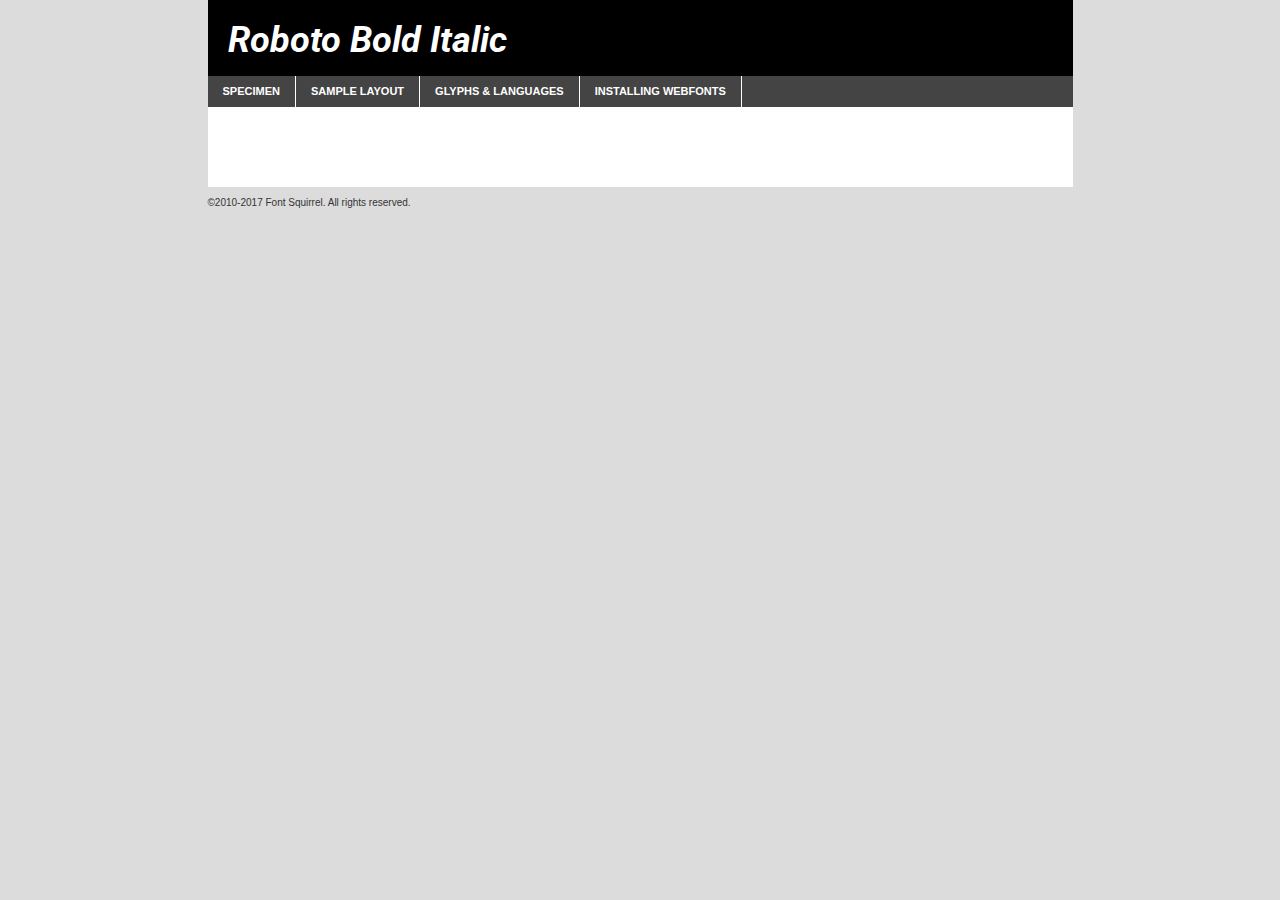
<file: webfontkit-20230706-023037/roboto-bolditalic-demo.html>
<!DOCTYPE html PUBLIC "-//W3C//DTD XHTML 1.0 Transitional//EN"
        "http://www.w3.org/TR/xhtml1/DTD/xhtml1-transitional.dtd">

<html xmlns="http://www.w3.org/1999/xhtml" xml:lang="en" lang="en">
<head>
    <meta http-equiv="Content-Type" content="text/html; charset=utf-8"/>
    <script src="http://ajax.googleapis.com/ajax/libs/jquery/1.7.2/jquery.min.js" type="text/javascript" charset="utf-8"></script>
    <script type="text/javascript">
		(function($) {
			$.fn.easyTabs = function(option) {
				var param = jQuery.extend({ fadeSpeed: 'fast', defaultContent: 1, activeClass: 'active' }, option);
				$(this).each(function() {
					var thisId = '#' + this.id;
					if ( param.defaultContent == '' )
					{
						param.defaultContent = 1;
					}
					if ( typeof param.defaultContent == 'number' )
					{
						var defaultTab = $(thisId + ' .tabs li:eq(' + (param.defaultContent - 1) + ') a').attr('href').substr(1);
					}
					else
					{
						var defaultTab = param.defaultContent;
					}
					$(thisId + ' .tabs li a').each(function() {
						var tabToHide = $(this).attr('href').substr(1);
						$('#' + tabToHide).addClass('easytabs-tab-content');
					});
					hideAll();
					changeContent(defaultTab);

					function hideAll() {$(thisId + ' .easytabs-tab-content').hide();}

					function changeContent(tabId)
					{
						hideAll();
						$(thisId + ' .tabs li').removeClass(param.activeClass);
						$(thisId + ' .tabs li a[href=#' + tabId + ']').closest('li').addClass(param.activeClass);
						if ( param.fadeSpeed != 'none' )
						{
							$(thisId + ' #' + tabId).fadeIn(param.fadeSpeed);
						}
						else
						{
							$(thisId + ' #' + tabId).show();
						}
					}

					$(thisId + ' .tabs li').click(function() {
						var tabId = $(this).find('a').attr('href').substr(1);
						changeContent(tabId);
						return false;
					});
				});
			}
		})(jQuery);
    </script>
    <link rel="stylesheet" href="specimen_files/specimen_stylesheet.css" type="text/css" charset="utf-8"/>
    <link rel="stylesheet" href="stylesheet.css" type="text/css" charset="utf-8"/>

    <style type="text/css">
        		body {
			font-family: 'robotobold_italic';
        		}

            </style>

    <title>Roboto Bold Italic Specimen</title>


    <script type="text/javascript" charset="utf-8">
		$(document).ready(function() {
			$('#container').easyTabs({ defaultContent: 1 });
		});
    </script>
</head>

<body>
<div id="container">
    <div id="header">
		Roboto Bold Italic    </div>
    <ul class="tabs">
        <li><a href="#specimen">Specimen</a></li>
        <li><a href="#layout">Sample Layout</a></li>
		        <li><a href="#glyphs">Glyphs &amp; Languages</a></li>
        <li><a href="#installing">Installing Webfonts</a></li>

    </ul>

    <div id="main_content">


        <div id="specimen">

            <div class="section">
                <div class="grid12 firstcol">
                    <div class="huge">AaBb</div>
                </div>
            </div>

            <div class="section">
                <div class="glyph_range">A&#x200B;B&#x200b;C&#x200b;D&#x200b;E&#x200b;F&#x200b;G&#x200b;H&#x200b;I&#x200b;J&#x200b;K&#x200b;L&#x200b;M&#x200b;N&#x200b;O&#x200b;P&#x200b;Q&#x200b;R&#x200b;S&#x200b;T&#x200b;U&#x200b;V&#x200b;W&#x200b;X&#x200b;Y&#x200b;Z&#x200b;a&#x200b;b&#x200b;c&#x200b;d&#x200b;e&#x200b;f&#x200b;g&#x200b;h&#x200b;i&#x200b;j&#x200b;k&#x200b;l&#x200b;m&#x200b;n&#x200b;o&#x200b;p&#x200b;q&#x200b;r&#x200b;s&#x200b;t&#x200b;u&#x200b;v&#x200b;w&#x200b;x&#x200b;y&#x200b;z&#x200b;1&#x200b;2&#x200b;3&#x200b;4&#x200b;5&#x200b;6&#x200b;7&#x200b;8&#x200b;9&#x200b;0&#x200b;&amp;&#x200b;.&#x200b;,&#x200b;?&#x200b;!&#x200b;&#64;&#x200b;(&#x200b;)&#x200b;#&#x200b;$&#x200b;%&#x200b;*&#x200b;+&#x200b;-&#x200b;=&#x200b;:&#x200b;;</div>
            </div>
            <div class="section">
                <div class="grid12 firstcol">
                    <table class="sample_table">
                        <tr>
                            <td>10</td>
                            <td class="size10">abcdefghijklmnopqrstuvwxyzABCDEFGHIJKLMNOPQRSTUVWXYZ0123456789abcdefghijklmnopqrstuvwxyzABCDEFGHIJKLMNOPQRSTUVWXYZ0123456789abcdefghijklmnopqrstuvwxyzABCDEFGHIJKLMNOPQRSTUVWXYZ</td>
                        </tr>
                        <tr>
                            <td>11</td>
                            <td class="size11">abcdefghijklmnopqrstuvwxyzABCDEFGHIJKLMNOPQRSTUVWXYZ0123456789abcdefghijklmnopqrstuvwxyzABCDEFGHIJKLMNOPQRSTUVWXYZ0123456789abcdefghijklmnopqrstuvwxyzABCDEFGHIJKLMNOPQRSTUVWXYZ</td>
                        </tr>
                        <tr>
                            <td>12</td>
                            <td class="size12">abcdefghijklmnopqrstuvwxyzABCDEFGHIJKLMNOPQRSTUVWXYZ0123456789abcdefghijklmnopqrstuvwxyzABCDEFGHIJKLMNOPQRSTUVWXYZ0123456789abcdefghijklmnopqrstuvwxyzABCDEFGHIJKLMNOPQRSTUVWXYZ</td>
                        </tr>
                        <tr>
                            <td>13</td>
                            <td class="size13">abcdefghijklmnopqrstuvwxyzABCDEFGHIJKLMNOPQRSTUVWXYZ0123456789abcdefghijklmnopqrstuvwxyzABCDEFGHIJKLMNOPQRSTUVWXYZ0123456789abcdefghijklmnopqrstuvwxyzABCDEFGHIJKLMNOPQRSTUVWXYZ</td>
                        </tr>
                        <tr>
                            <td>14</td>
                            <td class="size14">abcdefghijklmnopqrstuvwxyzABCDEFGHIJKLMNOPQRSTUVWXYZ0123456789abcdefghijklmnopqrstuvwxyzABCDEFGHIJKLMNOPQRSTUVWXYZ0123456789abcdefghijklmnopqrstuvwxyzABCDEFGHIJKLMNOPQRSTUVWXYZ</td>
                        </tr>
                        <tr>
                            <td>16</td>
                            <td class="size16">abcdefghijklmnopqrstuvwxyzABCDEFGHIJKLMNOPQRSTUVWXYZ0123456789abcdefghijklmnopqrstuvwxyzABCDEFGHIJKLMNOPQRSTUVWXYZ</td>
                        </tr>
                        <tr>
                            <td>18</td>
                            <td class="size18">abcdefghijklmnopqrstuvwxyzABCDEFGHIJKLMNOPQRSTUVWXYZ0123456789abcdefghijklmnopqrstuvwxyzABCDEFGHIJKLMNOPQRSTUVWXYZ</td>
                        </tr>
                        <tr>
                            <td>20</td>
                            <td class="size20">abcdefghijklmnopqrstuvwxyzABCDEFGHIJKLMNOPQRSTUVWXYZ0123456789abcdefghijklmnopqrstuvwxyzABCDEFGHIJKLMNOPQRSTUVWXYZ</td>
                        </tr>
                        <tr>
                            <td>24</td>
                            <td class="size24">abcdefghijklmnopqrstuvwxyzABCDEFGHIJKLMNOPQRSTUVWXYZ0123456789abcdefghijklmnopqrstuvwxyzABCDEFGHIJKLMNOPQRSTUVWXYZ</td>
                        </tr>
                        <tr>
                            <td>30</td>
                            <td class="size30">abcdefghijklmnopqrstuvwxyzABCDEFGHIJKLMNOPQRSTUVWXYZ0123456789abcdefghijklmnopqrstuvwxyzABCDEFGHIJKLMNOPQRSTUVWXYZ</td>
                        </tr>
                        <tr>
                            <td>36</td>
                            <td class="size36">abcdefghijklmnopqrstuvwxyzABCDEFGHIJKLMNOPQRSTUVWXYZ0123456789abcdefghijklmnopqrstuvwxyzABCDEFGHIJKLMNOPQRSTUVWXYZ</td>
                        </tr>
                        <tr>
                            <td>48</td>
                            <td class="size48">abcdefghijklmnopqrstuvwxyzABCDEFGHIJKLMNOPQRSTUVWXYZ0123456789abcdefghijklmnopqrstuvwxyzABCDEFGHIJKLMNOPQRSTUVWXYZ</td>
                        </tr>
                        <tr>
                            <td>60</td>
                            <td class="size60">abcdefghijklmnopqrstuvwxyzABCDEFGHIJKLMNOPQRSTUVWXYZ0123456789abcdefghijklmnopqrstuvwxyzABCDEFGHIJKLMNOPQRSTUVWXYZ</td>
                        </tr>
                        <tr>
                            <td>72</td>
                            <td class="size72">abcdefghijklmnopqrstuvwxyzABCDEFGHIJKLMNOPQRSTUVWXYZ0123456789abcdefghijklmnopqrstuvwxyzABCDEFGHIJKLMNOPQRSTUVWXYZ</td>
                        </tr>
                        <tr>
                            <td>90</td>
                            <td class="size90">abcdefghijklmnopqrstuvwxyzABCDEFGHIJKLMNOPQRSTUVWXYZ0123456789abcdefghijklmnopqrstuvwxyzABCDEFGHIJKLMNOPQRSTUVWXYZ</td>
                        </tr>
                    </table>

                </div>

            </div>


            <div class="section" id="bodycomparison">


                <div id="xheight">
                    <div class="fontbody">&#x25FC;&#x25FC;&#x25FC;&#x25FC;&#x25FC;&#x25FC;&#x25FC;&#x25FC;&#x25FC;&#x25FC;&#x25FC;&#x25FC;&#x25FC;&#x25FC;&#x25FC;&#x25FC;&#x25FC;&#x25FC;&#x25FC;&#x25FC;&#x25FC;&#x25FC;&#x25FC;&#x25FC;&#x25FC;&#x25FC;&#x25FC;&#x25FC;&#x25FC;&#x25FC;&#x25FC;&#x25FC;&#x25FC;&#x25FC;&#x25FC;&#x25FC;&#x25FC;&#x25FC;&#x25FC;&#x25FC;&#x25FC;&#x25FC;&#x25FC;&#x25FC;&#x25FC;&#x25FC;&#x25FC;&#x25FC;&#x25FC;&#x25FC;&#x25FC;&#x25FC;&#x25FC;&#x25FC;&#x25FC;&#x25FC;&#x25FC;&#x25FC;&#x25FC;&#x25FC;&#x25FC;&#x25FC;&#x25FC;&#x25FC;&#x25FC;&#x25FC;&#x25FC;&#x25FC;&#x25FC;&#x25FC;&#x25FC;&#x25FC;&#x25FC;&#x25FC;&#x25FC;&#x25FC;&#x25FC;&#x25FC;&#x25FC;&#x25FC;&#x25FC;&#x25FC;&#x25FC;&#x25FC;&#x25FC;&#x25FC;&#x25FC;&#x25FC;&#x25FC;&#x25FC;&#x25FC;&#x25FC;&#x25FC;&#x25FC;&#x25FC;&#x25FC;&#x25FC;&#x25FC;&#x25FC;body</div>
                    <div class="arialbody">body</div>
                    <div class="verdanabody">body</div>
                    <div class="georgiabody">body</div>
                </div>
                <div class="fontbody" style="z-index:1">
                    body<span>Roboto Bold Italic</span>
                </div>
                <div class="arialbody" style="z-index:1">
                    body<span>Arial</span>
                </div>
                <div class="verdanabody" style="z-index:1">
                    body<span>Verdana</span>
                </div>
                <div class="georgiabody" style="z-index:1">
                    body<span>Georgia</span>
                </div>


            </div>


            <div class="section psample psample_row1" id="">

                <div class="grid2 firstcol">
                    <p class="size10"><span>10.</span>Aenean lacinia bibendum nulla sed consectetur. Fusce dapibus, tellus ac cursus commodo, tortor mauris condimentum nibh, ut fermentum massa justo sit amet risus. Nullam id dolor id nibh ultricies vehicula ut id elit. Cum sociis natoque penatibus et magnis dis parturient montes, nascetur ridiculus mus. Nulla vitae elit libero, a pharetra augue.</p>

                </div>
                <div class="grid3">
                    <p class="size11"><span>11.</span>Aenean lacinia bibendum nulla sed consectetur. Fusce dapibus, tellus ac cursus commodo, tortor mauris condimentum nibh, ut fermentum massa justo sit amet risus. Nullam id dolor id nibh ultricies vehicula ut id elit. Cum sociis natoque penatibus et magnis dis parturient montes, nascetur ridiculus mus. Nulla vitae elit libero, a pharetra augue.</p>

                </div>
                <div class="grid3">
                    <p class="size12"><span>12.</span>Aenean lacinia bibendum nulla sed consectetur. Fusce dapibus, tellus ac cursus commodo, tortor mauris condimentum nibh, ut fermentum massa justo sit amet risus. Nullam id dolor id nibh ultricies vehicula ut id elit. Cum sociis natoque penatibus et magnis dis parturient montes, nascetur ridiculus mus. Nulla vitae elit libero, a pharetra augue.</p>

                </div>
                <div class="grid4">
                    <p class="size13"><span>13.</span>Aenean lacinia bibendum nulla sed consectetur. Fusce dapibus, tellus ac cursus commodo, tortor mauris condimentum nibh, ut fermentum massa justo sit amet risus. Nullam id dolor id nibh ultricies vehicula ut id elit. Cum sociis natoque penatibus et magnis dis parturient montes, nascetur ridiculus mus. Nulla vitae elit libero, a pharetra augue.</p>

                </div>
                <div class="white_blend"></div>

            </div>
            <div class="section psample psample_row2" id="">
                <div class="grid3 firstcol">
                    <p class="size14"><span>14.</span>Aenean lacinia bibendum nulla sed consectetur. Fusce dapibus, tellus ac cursus commodo, tortor mauris condimentum nibh, ut fermentum massa justo sit amet risus. Nullam id dolor id nibh ultricies vehicula ut id elit. Cum sociis natoque penatibus et magnis dis parturient montes, nascetur ridiculus mus. Nulla vitae elit libero, a pharetra augue.</p>

                </div>
                <div class="grid4">
                    <p class="size16"><span>16.</span>Aenean lacinia bibendum nulla sed consectetur. Fusce dapibus, tellus ac cursus commodo, tortor mauris condimentum nibh, ut fermentum massa justo sit amet risus. Nullam id dolor id nibh ultricies vehicula ut id elit. Cum sociis natoque penatibus et magnis dis parturient montes, nascetur ridiculus mus. Nulla vitae elit libero, a pharetra augue.</p>

                </div>
                <div class="grid5">
                    <p class="size18"><span>18.</span>Aenean lacinia bibendum nulla sed consectetur. Fusce dapibus, tellus ac cursus commodo, tortor mauris condimentum nibh, ut fermentum massa justo sit amet risus. Nullam id dolor id nibh ultricies vehicula ut id elit. Cum sociis natoque penatibus et magnis dis parturient montes, nascetur ridiculus mus. Nulla vitae elit libero, a pharetra augue.</p>

                </div>

                <div class="white_blend"></div>

            </div>

            <div class="section psample psample_row3" id="">
                <div class="grid5 firstcol">
                    <p class="size20"><span>20.</span>Aenean lacinia bibendum nulla sed consectetur. Fusce dapibus, tellus ac cursus commodo, tortor mauris condimentum nibh, ut fermentum massa justo sit amet risus. Nullam id dolor id nibh ultricies vehicula ut id elit. Cum sociis natoque penatibus et magnis dis parturient montes, nascetur ridiculus mus. Nulla vitae elit libero, a pharetra augue.</p>
                </div>
                <div class="grid7">
                    <p class="size24"><span>24.</span>Aenean lacinia bibendum nulla sed consectetur. Fusce dapibus, tellus ac cursus commodo, tortor mauris condimentum nibh, ut fermentum massa justo sit amet risus. Nullam id dolor id nibh ultricies vehicula ut id elit. Cum sociis natoque penatibus et magnis dis parturient montes, nascetur ridiculus mus. Nulla vitae elit libero, a pharetra augue.</p>
                </div>

                <div class="white_blend"></div>

            </div>

            <div class="section psample psample_row4" id="">
                <div class="grid12 firstcol">
                    <p class="size30"><span>30.</span>Aenean lacinia bibendum nulla sed consectetur. Fusce dapibus, tellus ac cursus commodo, tortor mauris condimentum nibh, ut fermentum massa justo sit amet risus. Nullam id dolor id nibh ultricies vehicula ut id elit. Cum sociis natoque penatibus et magnis dis parturient montes, nascetur ridiculus mus. Nulla vitae elit libero, a pharetra augue.</p>
                </div>
                <div class="white_blend"></div>

            </div>


            <div class="section psample psample_row1 fullreverse">
                <div class="grid2 firstcol">
                    <p class="size10"><span>10.</span>Aenean lacinia bibendum nulla sed consectetur. Fusce dapibus, tellus ac cursus commodo, tortor mauris condimentum nibh, ut fermentum massa justo sit amet risus. Nullam id dolor id nibh ultricies vehicula ut id elit. Cum sociis natoque penatibus et magnis dis parturient montes, nascetur ridiculus mus. Nulla vitae elit libero, a pharetra augue.</p>

                </div>
                <div class="grid3">
                    <p class="size11"><span>11.</span>Aenean lacinia bibendum nulla sed consectetur. Fusce dapibus, tellus ac cursus commodo, tortor mauris condimentum nibh, ut fermentum massa justo sit amet risus. Nullam id dolor id nibh ultricies vehicula ut id elit. Cum sociis natoque penatibus et magnis dis parturient montes, nascetur ridiculus mus. Nulla vitae elit libero, a pharetra augue.</p>

                </div>
                <div class="grid3">
                    <p class="size12"><span>12.</span>Aenean lacinia bibendum nulla sed consectetur. Fusce dapibus, tellus ac cursus commodo, tortor mauris condimentum nibh, ut fermentum massa justo sit amet risus. Nullam id dolor id nibh ultricies vehicula ut id elit. Cum sociis natoque penatibus et magnis dis parturient montes, nascetur ridiculus mus. Nulla vitae elit libero, a pharetra augue.</p>

                </div>
                <div class="grid4">
                    <p class="size13"><span>13.</span>Aenean lacinia bibendum nulla sed consectetur. Fusce dapibus, tellus ac cursus commodo, tortor mauris condimentum nibh, ut fermentum massa justo sit amet risus. Nullam id dolor id nibh ultricies vehicula ut id elit. Cum sociis natoque penatibus et magnis dis parturient montes, nascetur ridiculus mus. Nulla vitae elit libero, a pharetra augue.</p>

                </div>
                <div class="black_blend"></div>

            </div>

            <div class="section psample psample_row2 fullreverse">
                <div class="grid3 firstcol">
                    <p class="size14"><span>14.</span>Aenean lacinia bibendum nulla sed consectetur. Fusce dapibus, tellus ac cursus commodo, tortor mauris condimentum nibh, ut fermentum massa justo sit amet risus. Nullam id dolor id nibh ultricies vehicula ut id elit. Cum sociis natoque penatibus et magnis dis parturient montes, nascetur ridiculus mus. Nulla vitae elit libero, a pharetra augue.</p>

                </div>
                <div class="grid4">
                    <p class="size16"><span>16.</span>Aenean lacinia bibendum nulla sed consectetur. Fusce dapibus, tellus ac cursus commodo, tortor mauris condimentum nibh, ut fermentum massa justo sit amet risus. Nullam id dolor id nibh ultricies vehicula ut id elit. Cum sociis natoque penatibus et magnis dis parturient montes, nascetur ridiculus mus. Nulla vitae elit libero, a pharetra augue.</p>

                </div>
                <div class="grid5">
                    <p class="size18"><span>18.</span>Aenean lacinia bibendum nulla sed consectetur. Fusce dapibus, tellus ac cursus commodo, tortor mauris condimentum nibh, ut fermentum massa justo sit amet risus. Nullam id dolor id nibh ultricies vehicula ut id elit. Cum sociis natoque penatibus et magnis dis parturient montes, nascetur ridiculus mus. Nulla vitae elit libero, a pharetra augue.</p>

                </div>
                <div class="black_blend"></div>

            </div>

            <div class="section psample fullreverse psample_row3" id="">
                <div class="grid5 firstcol">
                    <p class="size20"><span>20.</span>Aenean lacinia bibendum nulla sed consectetur. Fusce dapibus, tellus ac cursus commodo, tortor mauris condimentum nibh, ut fermentum massa justo sit amet risus. Nullam id dolor id nibh ultricies vehicula ut id elit. Cum sociis natoque penatibus et magnis dis parturient montes, nascetur ridiculus mus. Nulla vitae elit libero, a pharetra augue.</p>
                </div>
                <div class="grid7">
                    <p class="size24"><span>24.</span>Aenean lacinia bibendum nulla sed consectetur. Fusce dapibus, tellus ac cursus commodo, tortor mauris condimentum nibh, ut fermentum massa justo sit amet risus. Nullam id dolor id nibh ultricies vehicula ut id elit. Cum sociis natoque penatibus et magnis dis parturient montes, nascetur ridiculus mus. Nulla vitae elit libero, a pharetra augue.</p>
                </div>

                <div class="black_blend"></div>

            </div>

            <div class="section psample fullreverse psample_row4" id="" style="border-bottom: 20px #000 solid;">
                <div class="grid12 firstcol">
                    <p class="size30"><span>30.</span>Aenean lacinia bibendum nulla sed consectetur. Fusce dapibus, tellus ac cursus commodo, tortor mauris condimentum nibh, ut fermentum massa justo sit amet risus. Nullam id dolor id nibh ultricies vehicula ut id elit. Cum sociis natoque penatibus et magnis dis parturient montes, nascetur ridiculus mus. Nulla vitae elit libero, a pharetra augue.</p>
                </div>
                <div class="black_blend"></div>

            </div>


        </div>

        <div id="layout">

            <div class="section">

                <div class="grid12 firstcol">
                    <h1>Lorem Ipsum Dolor</h1>
                    <h2>Etiam porta sem malesuada magna mollis euismod</h2>

                    <p class="byline">By <a href="#link">Aenean Lacinia</a></p>
                </div>
            </div>
            <div class="section">
                <div class="grid8 firstcol">
                    <p class="large">Donec sed odio dui. Morbi leo risus, porta ac consectetur ac, vestibulum at eros. Fusce dapibus, tellus ac cursus commodo, tortor mauris condimentum nibh, ut fermentum massa justo sit amet risus. </p>


                    <h3>Pellentesque ornare sem</h3>

                    <p>Maecenas sed diam eget risus varius blandit sit amet non magna. Maecenas faucibus mollis interdum. Donec ullamcorper nulla non metus auctor fringilla. Nullam id dolor id nibh ultricies vehicula ut id elit. Nullam id dolor id nibh ultricies vehicula ut id elit. </p>

                    <p>Aenean eu leo quam. Pellentesque ornare sem lacinia quam venenatis vestibulum. Lorem ipsum dolor sit amet, consectetur adipiscing elit. Cum sociis natoque penatibus et magnis dis parturient montes, nascetur ridiculus mus. </p>

                    <p>Nulla vitae elit libero, a pharetra augue. Praesent commodo cursus magna, vel scelerisque nisl consectetur et. Aenean lacinia bibendum nulla sed consectetur. </p>

                    <p>Nullam quis risus eget urna mollis ornare vel eu leo. Nullam quis risus eget urna mollis ornare vel eu leo. Maecenas sed diam eget risus varius blandit sit amet non magna. Donec ullamcorper nulla non metus auctor fringilla. </p>

                    <h3>Cras mattis consectetur</h3>

                    <p>Aenean eu leo quam. Pellentesque ornare sem lacinia quam venenatis vestibulum. Aenean lacinia bibendum nulla sed consectetur. Integer posuere erat a ante venenatis dapibus posuere velit aliquet. Cras mattis consectetur purus sit amet fermentum. </p>

                    <p>Nullam id dolor id nibh ultricies vehicula ut id elit. Nullam quis risus eget urna mollis ornare vel eu leo. Cras mattis consectetur purus sit amet fermentum.</p>
                </div>

                <div class="grid4 sidebar">

                    <div class="box reverse">
                        <p class="last">Nullam quis risus eget urna mollis ornare vel eu leo. Donec ullamcorper nulla non metus auctor fringilla. Cras mattis consectetur purus sit amet fermentum. Sed posuere consectetur est at lobortis. Lorem ipsum dolor sit amet, consectetur adipiscing elit. </p>
                    </div>

                    <p class="caption">Maecenas sed diam eget risus varius.</p>

                    <p>Vestibulum id ligula porta felis euismod semper. Integer posuere erat a ante venenatis dapibus posuere velit aliquet. Vestibulum id ligula porta felis euismod semper. Sed posuere consectetur est at lobortis. Maecenas sed diam eget risus varius blandit sit amet non magna. Fusce dapibus, tellus ac cursus commodo, tortor mauris condimentum nibh, ut fermentum massa justo sit amet risus. </p>


                    <p>Duis mollis, est non commodo luctus, nisi erat porttitor ligula, eget lacinia odio sem nec elit. Aenean lacinia bibendum nulla sed consectetur. Vivamus sagittis lacus vel augue laoreet rutrum faucibus dolor auctor. Aenean lacinia bibendum nulla sed consectetur. Nullam quis risus eget urna mollis ornare vel eu leo. </p>

                    <p>Praesent commodo cursus magna, vel scelerisque nisl consectetur et. Donec ullamcorper nulla non metus auctor fringilla. Maecenas faucibus mollis interdum. Fusce dapibus, tellus ac cursus commodo, tortor mauris condimentum nibh, ut fermentum massa justo sit amet risus. </p>

                </div>
            </div>

        </div>


		

        <div id="glyphs">
            <div class="section">
                <div class="grid12 firstcol">

                    <h1>Language Support</h1>
                    <p>The subset of Roboto Bold Italic in this kit supports the following languages:<br/>

						Albanian, Basque, Breton, Chamorro, Danish, Dutch, English, Faroese, Finnish, French, Frisian, Galician, German, Icelandic, Italian, Malagasy, Norwegian, Portuguese, Spanish, Alsatian, Aragonese, Arapaho, Arrernte, Asturian, Aymara, Bislama, Cebuano, Corsican, Fijian, French_creole, Genoese, Gilbertese, Greenlandic, Haitian_creole, Hiligaynon, Hmong, Hopi, Ibanag, Iloko_ilokano, Indonesian, Interglossa_glosa, Interlingua, Irish_gaelic, Jerriais, Lojban, Lombard, Luxembourgeois, Manx, Mohawk, Norfolk_pitcairnese, Occitan, Oromo, Pangasinan, Papiamento, Piedmontese, Potawatomi, Rhaeto-romance, Romansh, Rotokas, Sami_lule, Samoan, Sardinian, Scots_gaelic, Seychelles_creole, Shona, Sicilian, Somali, Southern_ndebele, Swahili, Swati_swazi, Tagalog_filipino_pilipino, Tetum, Tok_pisin, Uyghur_latinized, Volapuk, Walloon, Warlpiri, Xhosa, Yapese, Zulu, Latinbasic, Ubasic, Demo                    </p>
                    <h1>Glyph Chart</h1>
                    <p>The subset of Roboto Bold Italic in this kit includes all the glyphs listed below. Unicode entities are included above each glyph to help you insert individual characters into your layout.</p>
                    <div id="glyph_chart">

																																	                                <div><p>&amp;#2;</p>&#2;</div>
																				                                <div><p>&amp;#13;</p>&#13;</div>
																				                                <div><p>&amp;#32;</p>&#32;</div>
																				                                <div><p>&amp;#33;</p>&#33;</div>
																				                                <div><p>&amp;#34;</p>&#34;</div>
																				                                <div><p>&amp;#35;</p>&#35;</div>
																				                                <div><p>&amp;#36;</p>&#36;</div>
																				                                <div><p>&amp;#37;</p>&#37;</div>
																				                                <div><p>&amp;#38;</p>&#38;</div>
																				                                <div><p>&amp;#39;</p>&#39;</div>
																				                                <div><p>&amp;#40;</p>&#40;</div>
																				                                <div><p>&amp;#41;</p>&#41;</div>
																				                                <div><p>&amp;#42;</p>&#42;</div>
																				                                <div><p>&amp;#43;</p>&#43;</div>
																				                                <div><p>&amp;#44;</p>&#44;</div>
																				                                <div><p>&amp;#45;</p>&#45;</div>
																				                                <div><p>&amp;#46;</p>&#46;</div>
																				                                <div><p>&amp;#47;</p>&#47;</div>
																				                                <div><p>&amp;#48;</p>&#48;</div>
																				                                <div><p>&amp;#49;</p>&#49;</div>
																				                                <div><p>&amp;#50;</p>&#50;</div>
																				                                <div><p>&amp;#51;</p>&#51;</div>
																				                                <div><p>&amp;#52;</p>&#52;</div>
																				                                <div><p>&amp;#53;</p>&#53;</div>
																				                                <div><p>&amp;#54;</p>&#54;</div>
																				                                <div><p>&amp;#55;</p>&#55;</div>
																				                                <div><p>&amp;#56;</p>&#56;</div>
																				                                <div><p>&amp;#57;</p>&#57;</div>
																				                                <div><p>&amp;#58;</p>&#58;</div>
																				                                <div><p>&amp;#59;</p>&#59;</div>
																				                                <div><p>&amp;#60;</p>&#60;</div>
																				                                <div><p>&amp;#61;</p>&#61;</div>
																				                                <div><p>&amp;#62;</p>&#62;</div>
																				                                <div><p>&amp;#63;</p>&#63;</div>
																				                                <div><p>&amp;#64;</p>&#64;</div>
																				                                <div><p>&amp;#65;</p>&#65;</div>
																				                                <div><p>&amp;#66;</p>&#66;</div>
																				                                <div><p>&amp;#67;</p>&#67;</div>
																				                                <div><p>&amp;#68;</p>&#68;</div>
																				                                <div><p>&amp;#69;</p>&#69;</div>
																				                                <div><p>&amp;#70;</p>&#70;</div>
																				                                <div><p>&amp;#71;</p>&#71;</div>
																				                                <div><p>&amp;#72;</p>&#72;</div>
																				                                <div><p>&amp;#73;</p>&#73;</div>
																				                                <div><p>&amp;#74;</p>&#74;</div>
																				                                <div><p>&amp;#75;</p>&#75;</div>
																				                                <div><p>&amp;#76;</p>&#76;</div>
																				                                <div><p>&amp;#77;</p>&#77;</div>
																				                                <div><p>&amp;#78;</p>&#78;</div>
																				                                <div><p>&amp;#79;</p>&#79;</div>
																				                                <div><p>&amp;#80;</p>&#80;</div>
																				                                <div><p>&amp;#81;</p>&#81;</div>
																				                                <div><p>&amp;#82;</p>&#82;</div>
																				                                <div><p>&amp;#83;</p>&#83;</div>
																				                                <div><p>&amp;#84;</p>&#84;</div>
																				                                <div><p>&amp;#85;</p>&#85;</div>
																				                                <div><p>&amp;#86;</p>&#86;</div>
																				                                <div><p>&amp;#87;</p>&#87;</div>
																				                                <div><p>&amp;#88;</p>&#88;</div>
																				                                <div><p>&amp;#89;</p>&#89;</div>
																				                                <div><p>&amp;#90;</p>&#90;</div>
																				                                <div><p>&amp;#91;</p>&#91;</div>
																				                                <div><p>&amp;#92;</p>&#92;</div>
																				                                <div><p>&amp;#93;</p>&#93;</div>
																				                                <div><p>&amp;#94;</p>&#94;</div>
																				                                <div><p>&amp;#95;</p>&#95;</div>
																				                                <div><p>&amp;#96;</p>&#96;</div>
																				                                <div><p>&amp;#97;</p>&#97;</div>
																				                                <div><p>&amp;#98;</p>&#98;</div>
																				                                <div><p>&amp;#99;</p>&#99;</div>
																				                                <div><p>&amp;#100;</p>&#100;</div>
																				                                <div><p>&amp;#101;</p>&#101;</div>
																				                                <div><p>&amp;#102;</p>&#102;</div>
																				                                <div><p>&amp;#103;</p>&#103;</div>
																				                                <div><p>&amp;#104;</p>&#104;</div>
																				                                <div><p>&amp;#105;</p>&#105;</div>
																				                                <div><p>&amp;#106;</p>&#106;</div>
																				                                <div><p>&amp;#107;</p>&#107;</div>
																				                                <div><p>&amp;#108;</p>&#108;</div>
																				                                <div><p>&amp;#109;</p>&#109;</div>
																				                                <div><p>&amp;#110;</p>&#110;</div>
																				                                <div><p>&amp;#111;</p>&#111;</div>
																				                                <div><p>&amp;#112;</p>&#112;</div>
																				                                <div><p>&amp;#113;</p>&#113;</div>
																				                                <div><p>&amp;#114;</p>&#114;</div>
																				                                <div><p>&amp;#115;</p>&#115;</div>
																				                                <div><p>&amp;#116;</p>&#116;</div>
																				                                <div><p>&amp;#117;</p>&#117;</div>
																				                                <div><p>&amp;#118;</p>&#118;</div>
																				                                <div><p>&amp;#119;</p>&#119;</div>
																				                                <div><p>&amp;#120;</p>&#120;</div>
																				                                <div><p>&amp;#121;</p>&#121;</div>
																				                                <div><p>&amp;#122;</p>&#122;</div>
																				                                <div><p>&amp;#123;</p>&#123;</div>
																				                                <div><p>&amp;#124;</p>&#124;</div>
																				                                <div><p>&amp;#125;</p>&#125;</div>
																				                                <div><p>&amp;#126;</p>&#126;</div>
																				                                <div><p>&amp;#160;</p>&#160;</div>
																				                                <div><p>&amp;#161;</p>&#161;</div>
																				                                <div><p>&amp;#162;</p>&#162;</div>
																				                                <div><p>&amp;#163;</p>&#163;</div>
																				                                <div><p>&amp;#164;</p>&#164;</div>
																				                                <div><p>&amp;#165;</p>&#165;</div>
																				                                <div><p>&amp;#166;</p>&#166;</div>
																				                                <div><p>&amp;#167;</p>&#167;</div>
																				                                <div><p>&amp;#168;</p>&#168;</div>
																				                                <div><p>&amp;#169;</p>&#169;</div>
																				                                <div><p>&amp;#170;</p>&#170;</div>
																				                                <div><p>&amp;#171;</p>&#171;</div>
																				                                <div><p>&amp;#172;</p>&#172;</div>
																				                                <div><p>&amp;#173;</p>&#173;</div>
																				                                <div><p>&amp;#174;</p>&#174;</div>
																				                                <div><p>&amp;#175;</p>&#175;</div>
																				                                <div><p>&amp;#176;</p>&#176;</div>
																				                                <div><p>&amp;#177;</p>&#177;</div>
																				                                <div><p>&amp;#178;</p>&#178;</div>
																				                                <div><p>&amp;#179;</p>&#179;</div>
																				                                <div><p>&amp;#180;</p>&#180;</div>
																				                                <div><p>&amp;#181;</p>&#181;</div>
																				                                <div><p>&amp;#182;</p>&#182;</div>
																				                                <div><p>&amp;#183;</p>&#183;</div>
																				                                <div><p>&amp;#184;</p>&#184;</div>
																				                                <div><p>&amp;#185;</p>&#185;</div>
																				                                <div><p>&amp;#186;</p>&#186;</div>
																				                                <div><p>&amp;#187;</p>&#187;</div>
																				                                <div><p>&amp;#188;</p>&#188;</div>
																				                                <div><p>&amp;#189;</p>&#189;</div>
																				                                <div><p>&amp;#190;</p>&#190;</div>
																				                                <div><p>&amp;#191;</p>&#191;</div>
																				                                <div><p>&amp;#192;</p>&#192;</div>
																				                                <div><p>&amp;#193;</p>&#193;</div>
																				                                <div><p>&amp;#194;</p>&#194;</div>
																				                                <div><p>&amp;#195;</p>&#195;</div>
																				                                <div><p>&amp;#196;</p>&#196;</div>
																				                                <div><p>&amp;#197;</p>&#197;</div>
																				                                <div><p>&amp;#198;</p>&#198;</div>
																				                                <div><p>&amp;#199;</p>&#199;</div>
																				                                <div><p>&amp;#200;</p>&#200;</div>
																				                                <div><p>&amp;#201;</p>&#201;</div>
																				                                <div><p>&amp;#202;</p>&#202;</div>
																				                                <div><p>&amp;#203;</p>&#203;</div>
																				                                <div><p>&amp;#204;</p>&#204;</div>
																				                                <div><p>&amp;#205;</p>&#205;</div>
																				                                <div><p>&amp;#206;</p>&#206;</div>
																				                                <div><p>&amp;#207;</p>&#207;</div>
																				                                <div><p>&amp;#208;</p>&#208;</div>
																				                                <div><p>&amp;#209;</p>&#209;</div>
																				                                <div><p>&amp;#210;</p>&#210;</div>
																				                                <div><p>&amp;#211;</p>&#211;</div>
																				                                <div><p>&amp;#212;</p>&#212;</div>
																				                                <div><p>&amp;#213;</p>&#213;</div>
																				                                <div><p>&amp;#214;</p>&#214;</div>
																				                                <div><p>&amp;#215;</p>&#215;</div>
																				                                <div><p>&amp;#216;</p>&#216;</div>
																				                                <div><p>&amp;#217;</p>&#217;</div>
																				                                <div><p>&amp;#218;</p>&#218;</div>
																				                                <div><p>&amp;#219;</p>&#219;</div>
																				                                <div><p>&amp;#220;</p>&#220;</div>
																				                                <div><p>&amp;#221;</p>&#221;</div>
																				                                <div><p>&amp;#222;</p>&#222;</div>
																				                                <div><p>&amp;#223;</p>&#223;</div>
																				                                <div><p>&amp;#224;</p>&#224;</div>
																				                                <div><p>&amp;#225;</p>&#225;</div>
																				                                <div><p>&amp;#226;</p>&#226;</div>
																				                                <div><p>&amp;#227;</p>&#227;</div>
																				                                <div><p>&amp;#228;</p>&#228;</div>
																				                                <div><p>&amp;#229;</p>&#229;</div>
																				                                <div><p>&amp;#230;</p>&#230;</div>
																				                                <div><p>&amp;#231;</p>&#231;</div>
																				                                <div><p>&amp;#232;</p>&#232;</div>
																				                                <div><p>&amp;#233;</p>&#233;</div>
																				                                <div><p>&amp;#234;</p>&#234;</div>
																				                                <div><p>&amp;#235;</p>&#235;</div>
																				                                <div><p>&amp;#236;</p>&#236;</div>
																				                                <div><p>&amp;#237;</p>&#237;</div>
																				                                <div><p>&amp;#238;</p>&#238;</div>
																				                                <div><p>&amp;#239;</p>&#239;</div>
																				                                <div><p>&amp;#240;</p>&#240;</div>
																				                                <div><p>&amp;#241;</p>&#241;</div>
																				                                <div><p>&amp;#242;</p>&#242;</div>
																				                                <div><p>&amp;#243;</p>&#243;</div>
																				                                <div><p>&amp;#244;</p>&#244;</div>
																				                                <div><p>&amp;#245;</p>&#245;</div>
																				                                <div><p>&amp;#246;</p>&#246;</div>
																				                                <div><p>&amp;#247;</p>&#247;</div>
																				                                <div><p>&amp;#248;</p>&#248;</div>
																				                                <div><p>&amp;#249;</p>&#249;</div>
																				                                <div><p>&amp;#250;</p>&#250;</div>
																				                                <div><p>&amp;#251;</p>&#251;</div>
																				                                <div><p>&amp;#252;</p>&#252;</div>
																				                                <div><p>&amp;#253;</p>&#253;</div>
																				                                <div><p>&amp;#254;</p>&#254;</div>
																				                                <div><p>&amp;#255;</p>&#255;</div>
																				                                <div><p>&amp;#338;</p>&#338;</div>
																				                                <div><p>&amp;#339;</p>&#339;</div>
																				                                <div><p>&amp;#376;</p>&#376;</div>
																				                                <div><p>&amp;#710;</p>&#710;</div>
																				                                <div><p>&amp;#732;</p>&#732;</div>
																				                                <div><p>&amp;#8192;</p>&#8192;</div>
																				                                <div><p>&amp;#8193;</p>&#8193;</div>
																				                                <div><p>&amp;#8194;</p>&#8194;</div>
																				                                <div><p>&amp;#8195;</p>&#8195;</div>
																				                                <div><p>&amp;#8196;</p>&#8196;</div>
																				                                <div><p>&amp;#8197;</p>&#8197;</div>
																				                                <div><p>&amp;#8198;</p>&#8198;</div>
																				                                <div><p>&amp;#8199;</p>&#8199;</div>
																				                                <div><p>&amp;#8200;</p>&#8200;</div>
																				                                <div><p>&amp;#8201;</p>&#8201;</div>
																				                                <div><p>&amp;#8202;</p>&#8202;</div>
																				                                <div><p>&amp;#8208;</p>&#8208;</div>
																				                                <div><p>&amp;#8209;</p>&#8209;</div>
																				                                <div><p>&amp;#8210;</p>&#8210;</div>
																				                                <div><p>&amp;#8211;</p>&#8211;</div>
																				                                <div><p>&amp;#8212;</p>&#8212;</div>
																				                                <div><p>&amp;#8216;</p>&#8216;</div>
																				                                <div><p>&amp;#8217;</p>&#8217;</div>
																				                                <div><p>&amp;#8218;</p>&#8218;</div>
																				                                <div><p>&amp;#8220;</p>&#8220;</div>
																				                                <div><p>&amp;#8221;</p>&#8221;</div>
																				                                <div><p>&amp;#8222;</p>&#8222;</div>
																				                                <div><p>&amp;#8226;</p>&#8226;</div>
																				                                <div><p>&amp;#8230;</p>&#8230;</div>
																				                                <div><p>&amp;#8239;</p>&#8239;</div>
																				                                <div><p>&amp;#8249;</p>&#8249;</div>
																				                                <div><p>&amp;#8250;</p>&#8250;</div>
																				                                <div><p>&amp;#8287;</p>&#8287;</div>
																				                                <div><p>&amp;#8364;</p>&#8364;</div>
																				                                <div><p>&amp;#8482;</p>&#8482;</div>
																				                                <div><p>&amp;#9724;</p>&#9724;</div>
																				                                <div><p>&amp;#64257;</p>&#64257;</div>
																				                                <div><p>&amp;#64258;</p>&#64258;</div>
																				                                <div><p>&amp;#64259;</p>&#64259;</div>
																				                                <div><p>&amp;#64260;</p>&#64260;</div>
																																                    </div>
                </div>


            </div>
        </div>


        <div id="specs">

        </div>

        <div id="installing">
            <div class="section">
                <div class="grid7 firstcol">
                    <h1>Installing Webfonts</h1>

                    <p>Webfonts are supported by all major browser platforms but not all in the same way. There are currently four different font formats that must be included in order to target all browsers. This includes TTF, WOFF, EOT and SVG.</p>

                    <h2>1. Upload your webfonts</h2>
                    <p>You must upload your webfont kit to your website. They should be in or near the same directory as your CSS files.</p>

                    <h2>2. Include the webfont stylesheet</h2>
                    <p>A special CSS @font-face declaration helps the various browsers select the appropriate font it needs without causing you a bunch of headaches. Learn more about this syntax by reading the <a href="https://www.fontspring.com/blog/further-hardening-of-the-bulletproof-syntax">Fontspring blog post</a> about it. The code for it is as follows:</p>


                    <code>
                        @font-face{
                        font-family: 'MyWebFont';
                        src: url('WebFont.eot');
                        src: url('WebFont.eot?#iefix') format('embedded-opentype'),
                        url('WebFont.woff') format('woff'),
                        url('WebFont.ttf') format('truetype'),
                        url('WebFont.svg#webfont') format('svg');
                        }
                    </code>

                    <p>We've already gone ahead and generated the code for you. All you have to do is link to the stylesheet in your HTML, like this:</p>
                    <code>&lt;link rel=&quot;stylesheet&quot; href=&quot;stylesheet.css&quot; type=&quot;text/css&quot; charset=&quot;utf-8&quot; /&gt;</code>

                    <h2>3. Modify your own stylesheet</h2>
                    <p>To take advantage of your new fonts, you must tell your stylesheet to use them. Look at the original @font-face declaration above and find the property called "font-family." The name linked there will be what you use to reference the font. Prepend that webfont name to the font stack in the "font-family" property, inside the selector you want to change. For example:</p>
                    <code>p { font-family: 'WebFont', Arial, sans-serif; }</code>

                    <h2>4. Test</h2>
                    <p>Getting webfonts to work cross-browser <em>can</em> be tricky. Use the information in the sidebar to help you if you find that fonts aren't loading in a particular browser.</p>
                </div>

                <div class="grid5 sidebar">
                    <div class="box">
                        <h2>Troubleshooting<br/>Font-Face Problems</h2>
                        <p>Having trouble getting your webfonts to load in your new website? Here are some tips to sort out what might be the problem.</p>

                        <h3>Fonts not showing in any browser</h3>

                        <p>This sounds like you need to work on the plumbing. You either did not upload the fonts to the correct directory, or you did not link the fonts properly in the CSS. If you've confirmed that all this is correct and you still have a problem, take a look at your .htaccess file and see if requests are getting intercepted.</p>

                        <h3>Fonts not loading in iPhone or iPad</h3>

                        <p>The most common problem here is that you are serving the fonts from an IIS server. IIS refuses to serve files that have unknown MIME types. If that is the case, you must set the MIME type for SVG to "image/svg+xml" in the server settings. Follow these instructions from Microsoft if you need help.</p>

                        <h3>Fonts not loading in Firefox</h3>

                        <p>The primary reason for this failure? You are still using a version Firefox older than 3.5. So upgrade already! If that isn't it, then you are very likely serving fonts from a different domain. Firefox requires that all font assets be served from the same domain. Lastly it is possible that you need to add WOFF to your list of MIME types (if you are serving via IIS.)</p>

                        <h3>Fonts not loading in IE</h3>

                        <p>Are you looking at Internet Explorer on an actual Windows machine or are you cheating by using a service like Adobe BrowserLab? Many of these screenshot services do not render @font-face for IE. Best to test it on a real machine.</p>

                        <h3>Fonts not loading in IE9</h3>

                        <p>IE9, like Firefox, requires that fonts be served from the same domain as the website. Make sure that is the case.</p>
                    </div>
                </div>
            </div>

        </div>

    </div>
    <div id="footer">
        <p>&copy;2010-2017 Font Squirrel. All rights reserved.</p>
    </div>
</div>
</body>
</html>
</file>
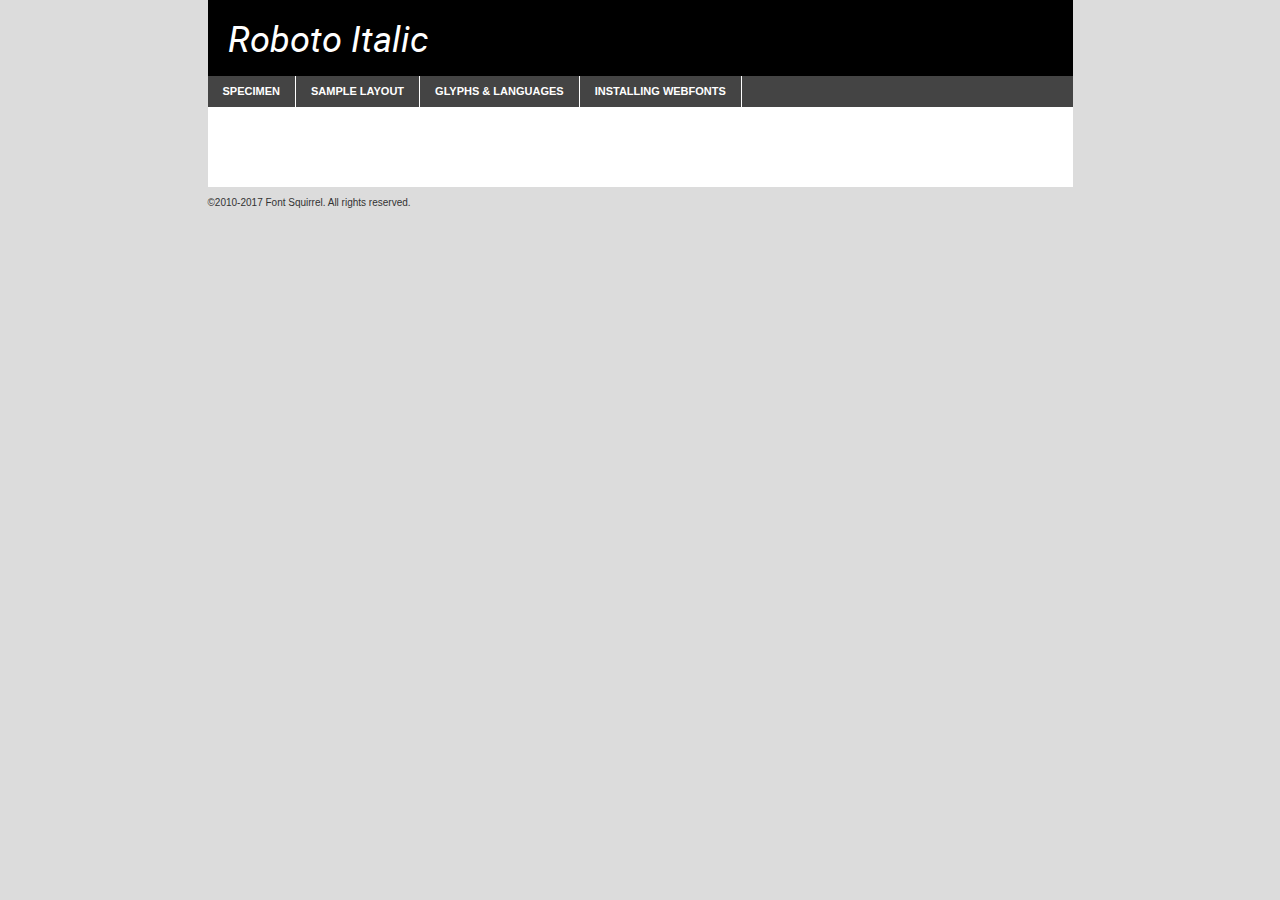
<file: webfontkit-20230706-023037/roboto-italic-demo.html>
<!DOCTYPE html PUBLIC "-//W3C//DTD XHTML 1.0 Transitional//EN"
        "http://www.w3.org/TR/xhtml1/DTD/xhtml1-transitional.dtd">

<html xmlns="http://www.w3.org/1999/xhtml" xml:lang="en" lang="en">
<head>
    <meta http-equiv="Content-Type" content="text/html; charset=utf-8"/>
    <script src="http://ajax.googleapis.com/ajax/libs/jquery/1.7.2/jquery.min.js" type="text/javascript" charset="utf-8"></script>
    <script type="text/javascript">
		(function($) {
			$.fn.easyTabs = function(option) {
				var param = jQuery.extend({ fadeSpeed: 'fast', defaultContent: 1, activeClass: 'active' }, option);
				$(this).each(function() {
					var thisId = '#' + this.id;
					if ( param.defaultContent == '' )
					{
						param.defaultContent = 1;
					}
					if ( typeof param.defaultContent == 'number' )
					{
						var defaultTab = $(thisId + ' .tabs li:eq(' + (param.defaultContent - 1) + ') a').attr('href').substr(1);
					}
					else
					{
						var defaultTab = param.defaultContent;
					}
					$(thisId + ' .tabs li a').each(function() {
						var tabToHide = $(this).attr('href').substr(1);
						$('#' + tabToHide).addClass('easytabs-tab-content');
					});
					hideAll();
					changeContent(defaultTab);

					function hideAll() {$(thisId + ' .easytabs-tab-content').hide();}

					function changeContent(tabId)
					{
						hideAll();
						$(thisId + ' .tabs li').removeClass(param.activeClass);
						$(thisId + ' .tabs li a[href=#' + tabId + ']').closest('li').addClass(param.activeClass);
						if ( param.fadeSpeed != 'none' )
						{
							$(thisId + ' #' + tabId).fadeIn(param.fadeSpeed);
						}
						else
						{
							$(thisId + ' #' + tabId).show();
						}
					}

					$(thisId + ' .tabs li').click(function() {
						var tabId = $(this).find('a').attr('href').substr(1);
						changeContent(tabId);
						return false;
					});
				});
			}
		})(jQuery);
    </script>
    <link rel="stylesheet" href="specimen_files/specimen_stylesheet.css" type="text/css" charset="utf-8"/>
    <link rel="stylesheet" href="stylesheet.css" type="text/css" charset="utf-8"/>

    <style type="text/css">
        		body {
			font-family: 'robotoitalic';
        		}

            </style>

    <title>Roboto Italic Specimen</title>


    <script type="text/javascript" charset="utf-8">
		$(document).ready(function() {
			$('#container').easyTabs({ defaultContent: 1 });
		});
    </script>
</head>

<body>
<div id="container">
    <div id="header">
		Roboto Italic    </div>
    <ul class="tabs">
        <li><a href="#specimen">Specimen</a></li>
        <li><a href="#layout">Sample Layout</a></li>
		        <li><a href="#glyphs">Glyphs &amp; Languages</a></li>
        <li><a href="#installing">Installing Webfonts</a></li>

    </ul>

    <div id="main_content">


        <div id="specimen">

            <div class="section">
                <div class="grid12 firstcol">
                    <div class="huge">AaBb</div>
                </div>
            </div>

            <div class="section">
                <div class="glyph_range">A&#x200B;B&#x200b;C&#x200b;D&#x200b;E&#x200b;F&#x200b;G&#x200b;H&#x200b;I&#x200b;J&#x200b;K&#x200b;L&#x200b;M&#x200b;N&#x200b;O&#x200b;P&#x200b;Q&#x200b;R&#x200b;S&#x200b;T&#x200b;U&#x200b;V&#x200b;W&#x200b;X&#x200b;Y&#x200b;Z&#x200b;a&#x200b;b&#x200b;c&#x200b;d&#x200b;e&#x200b;f&#x200b;g&#x200b;h&#x200b;i&#x200b;j&#x200b;k&#x200b;l&#x200b;m&#x200b;n&#x200b;o&#x200b;p&#x200b;q&#x200b;r&#x200b;s&#x200b;t&#x200b;u&#x200b;v&#x200b;w&#x200b;x&#x200b;y&#x200b;z&#x200b;1&#x200b;2&#x200b;3&#x200b;4&#x200b;5&#x200b;6&#x200b;7&#x200b;8&#x200b;9&#x200b;0&#x200b;&amp;&#x200b;.&#x200b;,&#x200b;?&#x200b;!&#x200b;&#64;&#x200b;(&#x200b;)&#x200b;#&#x200b;$&#x200b;%&#x200b;*&#x200b;+&#x200b;-&#x200b;=&#x200b;:&#x200b;;</div>
            </div>
            <div class="section">
                <div class="grid12 firstcol">
                    <table class="sample_table">
                        <tr>
                            <td>10</td>
                            <td class="size10">abcdefghijklmnopqrstuvwxyzABCDEFGHIJKLMNOPQRSTUVWXYZ0123456789abcdefghijklmnopqrstuvwxyzABCDEFGHIJKLMNOPQRSTUVWXYZ0123456789abcdefghijklmnopqrstuvwxyzABCDEFGHIJKLMNOPQRSTUVWXYZ</td>
                        </tr>
                        <tr>
                            <td>11</td>
                            <td class="size11">abcdefghijklmnopqrstuvwxyzABCDEFGHIJKLMNOPQRSTUVWXYZ0123456789abcdefghijklmnopqrstuvwxyzABCDEFGHIJKLMNOPQRSTUVWXYZ0123456789abcdefghijklmnopqrstuvwxyzABCDEFGHIJKLMNOPQRSTUVWXYZ</td>
                        </tr>
                        <tr>
                            <td>12</td>
                            <td class="size12">abcdefghijklmnopqrstuvwxyzABCDEFGHIJKLMNOPQRSTUVWXYZ0123456789abcdefghijklmnopqrstuvwxyzABCDEFGHIJKLMNOPQRSTUVWXYZ0123456789abcdefghijklmnopqrstuvwxyzABCDEFGHIJKLMNOPQRSTUVWXYZ</td>
                        </tr>
                        <tr>
                            <td>13</td>
                            <td class="size13">abcdefghijklmnopqrstuvwxyzABCDEFGHIJKLMNOPQRSTUVWXYZ0123456789abcdefghijklmnopqrstuvwxyzABCDEFGHIJKLMNOPQRSTUVWXYZ0123456789abcdefghijklmnopqrstuvwxyzABCDEFGHIJKLMNOPQRSTUVWXYZ</td>
                        </tr>
                        <tr>
                            <td>14</td>
                            <td class="size14">abcdefghijklmnopqrstuvwxyzABCDEFGHIJKLMNOPQRSTUVWXYZ0123456789abcdefghijklmnopqrstuvwxyzABCDEFGHIJKLMNOPQRSTUVWXYZ0123456789abcdefghijklmnopqrstuvwxyzABCDEFGHIJKLMNOPQRSTUVWXYZ</td>
                        </tr>
                        <tr>
                            <td>16</td>
                            <td class="size16">abcdefghijklmnopqrstuvwxyzABCDEFGHIJKLMNOPQRSTUVWXYZ0123456789abcdefghijklmnopqrstuvwxyzABCDEFGHIJKLMNOPQRSTUVWXYZ</td>
                        </tr>
                        <tr>
                            <td>18</td>
                            <td class="size18">abcdefghijklmnopqrstuvwxyzABCDEFGHIJKLMNOPQRSTUVWXYZ0123456789abcdefghijklmnopqrstuvwxyzABCDEFGHIJKLMNOPQRSTUVWXYZ</td>
                        </tr>
                        <tr>
                            <td>20</td>
                            <td class="size20">abcdefghijklmnopqrstuvwxyzABCDEFGHIJKLMNOPQRSTUVWXYZ0123456789abcdefghijklmnopqrstuvwxyzABCDEFGHIJKLMNOPQRSTUVWXYZ</td>
                        </tr>
                        <tr>
                            <td>24</td>
                            <td class="size24">abcdefghijklmnopqrstuvwxyzABCDEFGHIJKLMNOPQRSTUVWXYZ0123456789abcdefghijklmnopqrstuvwxyzABCDEFGHIJKLMNOPQRSTUVWXYZ</td>
                        </tr>
                        <tr>
                            <td>30</td>
                            <td class="size30">abcdefghijklmnopqrstuvwxyzABCDEFGHIJKLMNOPQRSTUVWXYZ0123456789abcdefghijklmnopqrstuvwxyzABCDEFGHIJKLMNOPQRSTUVWXYZ</td>
                        </tr>
                        <tr>
                            <td>36</td>
                            <td class="size36">abcdefghijklmnopqrstuvwxyzABCDEFGHIJKLMNOPQRSTUVWXYZ0123456789abcdefghijklmnopqrstuvwxyzABCDEFGHIJKLMNOPQRSTUVWXYZ</td>
                        </tr>
                        <tr>
                            <td>48</td>
                            <td class="size48">abcdefghijklmnopqrstuvwxyzABCDEFGHIJKLMNOPQRSTUVWXYZ0123456789abcdefghijklmnopqrstuvwxyzABCDEFGHIJKLMNOPQRSTUVWXYZ</td>
                        </tr>
                        <tr>
                            <td>60</td>
                            <td class="size60">abcdefghijklmnopqrstuvwxyzABCDEFGHIJKLMNOPQRSTUVWXYZ0123456789abcdefghijklmnopqrstuvwxyzABCDEFGHIJKLMNOPQRSTUVWXYZ</td>
                        </tr>
                        <tr>
                            <td>72</td>
                            <td class="size72">abcdefghijklmnopqrstuvwxyzABCDEFGHIJKLMNOPQRSTUVWXYZ0123456789abcdefghijklmnopqrstuvwxyzABCDEFGHIJKLMNOPQRSTUVWXYZ</td>
                        </tr>
                        <tr>
                            <td>90</td>
                            <td class="size90">abcdefghijklmnopqrstuvwxyzABCDEFGHIJKLMNOPQRSTUVWXYZ0123456789abcdefghijklmnopqrstuvwxyzABCDEFGHIJKLMNOPQRSTUVWXYZ</td>
                        </tr>
                    </table>

                </div>

            </div>


            <div class="section" id="bodycomparison">


                <div id="xheight">
                    <div class="fontbody">&#x25FC;&#x25FC;&#x25FC;&#x25FC;&#x25FC;&#x25FC;&#x25FC;&#x25FC;&#x25FC;&#x25FC;&#x25FC;&#x25FC;&#x25FC;&#x25FC;&#x25FC;&#x25FC;&#x25FC;&#x25FC;&#x25FC;&#x25FC;&#x25FC;&#x25FC;&#x25FC;&#x25FC;&#x25FC;&#x25FC;&#x25FC;&#x25FC;&#x25FC;&#x25FC;&#x25FC;&#x25FC;&#x25FC;&#x25FC;&#x25FC;&#x25FC;&#x25FC;&#x25FC;&#x25FC;&#x25FC;&#x25FC;&#x25FC;&#x25FC;&#x25FC;&#x25FC;&#x25FC;&#x25FC;&#x25FC;&#x25FC;&#x25FC;&#x25FC;&#x25FC;&#x25FC;&#x25FC;&#x25FC;&#x25FC;&#x25FC;&#x25FC;&#x25FC;&#x25FC;&#x25FC;&#x25FC;&#x25FC;&#x25FC;&#x25FC;&#x25FC;&#x25FC;&#x25FC;&#x25FC;&#x25FC;&#x25FC;&#x25FC;&#x25FC;&#x25FC;&#x25FC;&#x25FC;&#x25FC;&#x25FC;&#x25FC;&#x25FC;&#x25FC;&#x25FC;&#x25FC;&#x25FC;&#x25FC;&#x25FC;&#x25FC;&#x25FC;&#x25FC;&#x25FC;&#x25FC;&#x25FC;&#x25FC;&#x25FC;&#x25FC;&#x25FC;&#x25FC;&#x25FC;&#x25FC;body</div>
                    <div class="arialbody">body</div>
                    <div class="verdanabody">body</div>
                    <div class="georgiabody">body</div>
                </div>
                <div class="fontbody" style="z-index:1">
                    body<span>Roboto Italic</span>
                </div>
                <div class="arialbody" style="z-index:1">
                    body<span>Arial</span>
                </div>
                <div class="verdanabody" style="z-index:1">
                    body<span>Verdana</span>
                </div>
                <div class="georgiabody" style="z-index:1">
                    body<span>Georgia</span>
                </div>


            </div>


            <div class="section psample psample_row1" id="">

                <div class="grid2 firstcol">
                    <p class="size10"><span>10.</span>Aenean lacinia bibendum nulla sed consectetur. Fusce dapibus, tellus ac cursus commodo, tortor mauris condimentum nibh, ut fermentum massa justo sit amet risus. Nullam id dolor id nibh ultricies vehicula ut id elit. Cum sociis natoque penatibus et magnis dis parturient montes, nascetur ridiculus mus. Nulla vitae elit libero, a pharetra augue.</p>

                </div>
                <div class="grid3">
                    <p class="size11"><span>11.</span>Aenean lacinia bibendum nulla sed consectetur. Fusce dapibus, tellus ac cursus commodo, tortor mauris condimentum nibh, ut fermentum massa justo sit amet risus. Nullam id dolor id nibh ultricies vehicula ut id elit. Cum sociis natoque penatibus et magnis dis parturient montes, nascetur ridiculus mus. Nulla vitae elit libero, a pharetra augue.</p>

                </div>
                <div class="grid3">
                    <p class="size12"><span>12.</span>Aenean lacinia bibendum nulla sed consectetur. Fusce dapibus, tellus ac cursus commodo, tortor mauris condimentum nibh, ut fermentum massa justo sit amet risus. Nullam id dolor id nibh ultricies vehicula ut id elit. Cum sociis natoque penatibus et magnis dis parturient montes, nascetur ridiculus mus. Nulla vitae elit libero, a pharetra augue.</p>

                </div>
                <div class="grid4">
                    <p class="size13"><span>13.</span>Aenean lacinia bibendum nulla sed consectetur. Fusce dapibus, tellus ac cursus commodo, tortor mauris condimentum nibh, ut fermentum massa justo sit amet risus. Nullam id dolor id nibh ultricies vehicula ut id elit. Cum sociis natoque penatibus et magnis dis parturient montes, nascetur ridiculus mus. Nulla vitae elit libero, a pharetra augue.</p>

                </div>
                <div class="white_blend"></div>

            </div>
            <div class="section psample psample_row2" id="">
                <div class="grid3 firstcol">
                    <p class="size14"><span>14.</span>Aenean lacinia bibendum nulla sed consectetur. Fusce dapibus, tellus ac cursus commodo, tortor mauris condimentum nibh, ut fermentum massa justo sit amet risus. Nullam id dolor id nibh ultricies vehicula ut id elit. Cum sociis natoque penatibus et magnis dis parturient montes, nascetur ridiculus mus. Nulla vitae elit libero, a pharetra augue.</p>

                </div>
                <div class="grid4">
                    <p class="size16"><span>16.</span>Aenean lacinia bibendum nulla sed consectetur. Fusce dapibus, tellus ac cursus commodo, tortor mauris condimentum nibh, ut fermentum massa justo sit amet risus. Nullam id dolor id nibh ultricies vehicula ut id elit. Cum sociis natoque penatibus et magnis dis parturient montes, nascetur ridiculus mus. Nulla vitae elit libero, a pharetra augue.</p>

                </div>
                <div class="grid5">
                    <p class="size18"><span>18.</span>Aenean lacinia bibendum nulla sed consectetur. Fusce dapibus, tellus ac cursus commodo, tortor mauris condimentum nibh, ut fermentum massa justo sit amet risus. Nullam id dolor id nibh ultricies vehicula ut id elit. Cum sociis natoque penatibus et magnis dis parturient montes, nascetur ridiculus mus. Nulla vitae elit libero, a pharetra augue.</p>

                </div>

                <div class="white_blend"></div>

            </div>

            <div class="section psample psample_row3" id="">
                <div class="grid5 firstcol">
                    <p class="size20"><span>20.</span>Aenean lacinia bibendum nulla sed consectetur. Fusce dapibus, tellus ac cursus commodo, tortor mauris condimentum nibh, ut fermentum massa justo sit amet risus. Nullam id dolor id nibh ultricies vehicula ut id elit. Cum sociis natoque penatibus et magnis dis parturient montes, nascetur ridiculus mus. Nulla vitae elit libero, a pharetra augue.</p>
                </div>
                <div class="grid7">
                    <p class="size24"><span>24.</span>Aenean lacinia bibendum nulla sed consectetur. Fusce dapibus, tellus ac cursus commodo, tortor mauris condimentum nibh, ut fermentum massa justo sit amet risus. Nullam id dolor id nibh ultricies vehicula ut id elit. Cum sociis natoque penatibus et magnis dis parturient montes, nascetur ridiculus mus. Nulla vitae elit libero, a pharetra augue.</p>
                </div>

                <div class="white_blend"></div>

            </div>

            <div class="section psample psample_row4" id="">
                <div class="grid12 firstcol">
                    <p class="size30"><span>30.</span>Aenean lacinia bibendum nulla sed consectetur. Fusce dapibus, tellus ac cursus commodo, tortor mauris condimentum nibh, ut fermentum massa justo sit amet risus. Nullam id dolor id nibh ultricies vehicula ut id elit. Cum sociis natoque penatibus et magnis dis parturient montes, nascetur ridiculus mus. Nulla vitae elit libero, a pharetra augue.</p>
                </div>
                <div class="white_blend"></div>

            </div>


            <div class="section psample psample_row1 fullreverse">
                <div class="grid2 firstcol">
                    <p class="size10"><span>10.</span>Aenean lacinia bibendum nulla sed consectetur. Fusce dapibus, tellus ac cursus commodo, tortor mauris condimentum nibh, ut fermentum massa justo sit amet risus. Nullam id dolor id nibh ultricies vehicula ut id elit. Cum sociis natoque penatibus et magnis dis parturient montes, nascetur ridiculus mus. Nulla vitae elit libero, a pharetra augue.</p>

                </div>
                <div class="grid3">
                    <p class="size11"><span>11.</span>Aenean lacinia bibendum nulla sed consectetur. Fusce dapibus, tellus ac cursus commodo, tortor mauris condimentum nibh, ut fermentum massa justo sit amet risus. Nullam id dolor id nibh ultricies vehicula ut id elit. Cum sociis natoque penatibus et magnis dis parturient montes, nascetur ridiculus mus. Nulla vitae elit libero, a pharetra augue.</p>

                </div>
                <div class="grid3">
                    <p class="size12"><span>12.</span>Aenean lacinia bibendum nulla sed consectetur. Fusce dapibus, tellus ac cursus commodo, tortor mauris condimentum nibh, ut fermentum massa justo sit amet risus. Nullam id dolor id nibh ultricies vehicula ut id elit. Cum sociis natoque penatibus et magnis dis parturient montes, nascetur ridiculus mus. Nulla vitae elit libero, a pharetra augue.</p>

                </div>
                <div class="grid4">
                    <p class="size13"><span>13.</span>Aenean lacinia bibendum nulla sed consectetur. Fusce dapibus, tellus ac cursus commodo, tortor mauris condimentum nibh, ut fermentum massa justo sit amet risus. Nullam id dolor id nibh ultricies vehicula ut id elit. Cum sociis natoque penatibus et magnis dis parturient montes, nascetur ridiculus mus. Nulla vitae elit libero, a pharetra augue.</p>

                </div>
                <div class="black_blend"></div>

            </div>

            <div class="section psample psample_row2 fullreverse">
                <div class="grid3 firstcol">
                    <p class="size14"><span>14.</span>Aenean lacinia bibendum nulla sed consectetur. Fusce dapibus, tellus ac cursus commodo, tortor mauris condimentum nibh, ut fermentum massa justo sit amet risus. Nullam id dolor id nibh ultricies vehicula ut id elit. Cum sociis natoque penatibus et magnis dis parturient montes, nascetur ridiculus mus. Nulla vitae elit libero, a pharetra augue.</p>

                </div>
                <div class="grid4">
                    <p class="size16"><span>16.</span>Aenean lacinia bibendum nulla sed consectetur. Fusce dapibus, tellus ac cursus commodo, tortor mauris condimentum nibh, ut fermentum massa justo sit amet risus. Nullam id dolor id nibh ultricies vehicula ut id elit. Cum sociis natoque penatibus et magnis dis parturient montes, nascetur ridiculus mus. Nulla vitae elit libero, a pharetra augue.</p>

                </div>
                <div class="grid5">
                    <p class="size18"><span>18.</span>Aenean lacinia bibendum nulla sed consectetur. Fusce dapibus, tellus ac cursus commodo, tortor mauris condimentum nibh, ut fermentum massa justo sit amet risus. Nullam id dolor id nibh ultricies vehicula ut id elit. Cum sociis natoque penatibus et magnis dis parturient montes, nascetur ridiculus mus. Nulla vitae elit libero, a pharetra augue.</p>

                </div>
                <div class="black_blend"></div>

            </div>

            <div class="section psample fullreverse psample_row3" id="">
                <div class="grid5 firstcol">
                    <p class="size20"><span>20.</span>Aenean lacinia bibendum nulla sed consectetur. Fusce dapibus, tellus ac cursus commodo, tortor mauris condimentum nibh, ut fermentum massa justo sit amet risus. Nullam id dolor id nibh ultricies vehicula ut id elit. Cum sociis natoque penatibus et magnis dis parturient montes, nascetur ridiculus mus. Nulla vitae elit libero, a pharetra augue.</p>
                </div>
                <div class="grid7">
                    <p class="size24"><span>24.</span>Aenean lacinia bibendum nulla sed consectetur. Fusce dapibus, tellus ac cursus commodo, tortor mauris condimentum nibh, ut fermentum massa justo sit amet risus. Nullam id dolor id nibh ultricies vehicula ut id elit. Cum sociis natoque penatibus et magnis dis parturient montes, nascetur ridiculus mus. Nulla vitae elit libero, a pharetra augue.</p>
                </div>

                <div class="black_blend"></div>

            </div>

            <div class="section psample fullreverse psample_row4" id="" style="border-bottom: 20px #000 solid;">
                <div class="grid12 firstcol">
                    <p class="size30"><span>30.</span>Aenean lacinia bibendum nulla sed consectetur. Fusce dapibus, tellus ac cursus commodo, tortor mauris condimentum nibh, ut fermentum massa justo sit amet risus. Nullam id dolor id nibh ultricies vehicula ut id elit. Cum sociis natoque penatibus et magnis dis parturient montes, nascetur ridiculus mus. Nulla vitae elit libero, a pharetra augue.</p>
                </div>
                <div class="black_blend"></div>

            </div>


        </div>

        <div id="layout">

            <div class="section">

                <div class="grid12 firstcol">
                    <h1>Lorem Ipsum Dolor</h1>
                    <h2>Etiam porta sem malesuada magna mollis euismod</h2>

                    <p class="byline">By <a href="#link">Aenean Lacinia</a></p>
                </div>
            </div>
            <div class="section">
                <div class="grid8 firstcol">
                    <p class="large">Donec sed odio dui. Morbi leo risus, porta ac consectetur ac, vestibulum at eros. Fusce dapibus, tellus ac cursus commodo, tortor mauris condimentum nibh, ut fermentum massa justo sit amet risus. </p>


                    <h3>Pellentesque ornare sem</h3>

                    <p>Maecenas sed diam eget risus varius blandit sit amet non magna. Maecenas faucibus mollis interdum. Donec ullamcorper nulla non metus auctor fringilla. Nullam id dolor id nibh ultricies vehicula ut id elit. Nullam id dolor id nibh ultricies vehicula ut id elit. </p>

                    <p>Aenean eu leo quam. Pellentesque ornare sem lacinia quam venenatis vestibulum. Lorem ipsum dolor sit amet, consectetur adipiscing elit. Cum sociis natoque penatibus et magnis dis parturient montes, nascetur ridiculus mus. </p>

                    <p>Nulla vitae elit libero, a pharetra augue. Praesent commodo cursus magna, vel scelerisque nisl consectetur et. Aenean lacinia bibendum nulla sed consectetur. </p>

                    <p>Nullam quis risus eget urna mollis ornare vel eu leo. Nullam quis risus eget urna mollis ornare vel eu leo. Maecenas sed diam eget risus varius blandit sit amet non magna. Donec ullamcorper nulla non metus auctor fringilla. </p>

                    <h3>Cras mattis consectetur</h3>

                    <p>Aenean eu leo quam. Pellentesque ornare sem lacinia quam venenatis vestibulum. Aenean lacinia bibendum nulla sed consectetur. Integer posuere erat a ante venenatis dapibus posuere velit aliquet. Cras mattis consectetur purus sit amet fermentum. </p>

                    <p>Nullam id dolor id nibh ultricies vehicula ut id elit. Nullam quis risus eget urna mollis ornare vel eu leo. Cras mattis consectetur purus sit amet fermentum.</p>
                </div>

                <div class="grid4 sidebar">

                    <div class="box reverse">
                        <p class="last">Nullam quis risus eget urna mollis ornare vel eu leo. Donec ullamcorper nulla non metus auctor fringilla. Cras mattis consectetur purus sit amet fermentum. Sed posuere consectetur est at lobortis. Lorem ipsum dolor sit amet, consectetur adipiscing elit. </p>
                    </div>

                    <p class="caption">Maecenas sed diam eget risus varius.</p>

                    <p>Vestibulum id ligula porta felis euismod semper. Integer posuere erat a ante venenatis dapibus posuere velit aliquet. Vestibulum id ligula porta felis euismod semper. Sed posuere consectetur est at lobortis. Maecenas sed diam eget risus varius blandit sit amet non magna. Fusce dapibus, tellus ac cursus commodo, tortor mauris condimentum nibh, ut fermentum massa justo sit amet risus. </p>


                    <p>Duis mollis, est non commodo luctus, nisi erat porttitor ligula, eget lacinia odio sem nec elit. Aenean lacinia bibendum nulla sed consectetur. Vivamus sagittis lacus vel augue laoreet rutrum faucibus dolor auctor. Aenean lacinia bibendum nulla sed consectetur. Nullam quis risus eget urna mollis ornare vel eu leo. </p>

                    <p>Praesent commodo cursus magna, vel scelerisque nisl consectetur et. Donec ullamcorper nulla non metus auctor fringilla. Maecenas faucibus mollis interdum. Fusce dapibus, tellus ac cursus commodo, tortor mauris condimentum nibh, ut fermentum massa justo sit amet risus. </p>

                </div>
            </div>

        </div>


		

        <div id="glyphs">
            <div class="section">
                <div class="grid12 firstcol">

                    <h1>Language Support</h1>
                    <p>The subset of Roboto Italic in this kit supports the following languages:<br/>

						Albanian, Basque, Breton, Chamorro, Danish, Dutch, English, Faroese, Finnish, French, Frisian, Galician, German, Icelandic, Italian, Malagasy, Norwegian, Portuguese, Spanish, Alsatian, Aragonese, Arapaho, Arrernte, Asturian, Aymara, Bislama, Cebuano, Corsican, Fijian, French_creole, Genoese, Gilbertese, Greenlandic, Haitian_creole, Hiligaynon, Hmong, Hopi, Ibanag, Iloko_ilokano, Indonesian, Interglossa_glosa, Interlingua, Irish_gaelic, Jerriais, Lojban, Lombard, Luxembourgeois, Manx, Mohawk, Norfolk_pitcairnese, Occitan, Oromo, Pangasinan, Papiamento, Piedmontese, Potawatomi, Rhaeto-romance, Romansh, Rotokas, Sami_lule, Samoan, Sardinian, Scots_gaelic, Seychelles_creole, Shona, Sicilian, Somali, Southern_ndebele, Swahili, Swati_swazi, Tagalog_filipino_pilipino, Tetum, Tok_pisin, Uyghur_latinized, Volapuk, Walloon, Warlpiri, Xhosa, Yapese, Zulu, Latinbasic, Ubasic, Demo                    </p>
                    <h1>Glyph Chart</h1>
                    <p>The subset of Roboto Italic in this kit includes all the glyphs listed below. Unicode entities are included above each glyph to help you insert individual characters into your layout.</p>
                    <div id="glyph_chart">

																																	                                <div><p>&amp;#2;</p>&#2;</div>
																				                                <div><p>&amp;#13;</p>&#13;</div>
																				                                <div><p>&amp;#32;</p>&#32;</div>
																				                                <div><p>&amp;#33;</p>&#33;</div>
																				                                <div><p>&amp;#34;</p>&#34;</div>
																				                                <div><p>&amp;#35;</p>&#35;</div>
																				                                <div><p>&amp;#36;</p>&#36;</div>
																				                                <div><p>&amp;#37;</p>&#37;</div>
																				                                <div><p>&amp;#38;</p>&#38;</div>
																				                                <div><p>&amp;#39;</p>&#39;</div>
																				                                <div><p>&amp;#40;</p>&#40;</div>
																				                                <div><p>&amp;#41;</p>&#41;</div>
																				                                <div><p>&amp;#42;</p>&#42;</div>
																				                                <div><p>&amp;#43;</p>&#43;</div>
																				                                <div><p>&amp;#44;</p>&#44;</div>
																				                                <div><p>&amp;#45;</p>&#45;</div>
																				                                <div><p>&amp;#46;</p>&#46;</div>
																				                                <div><p>&amp;#47;</p>&#47;</div>
																				                                <div><p>&amp;#48;</p>&#48;</div>
																				                                <div><p>&amp;#49;</p>&#49;</div>
																				                                <div><p>&amp;#50;</p>&#50;</div>
																				                                <div><p>&amp;#51;</p>&#51;</div>
																				                                <div><p>&amp;#52;</p>&#52;</div>
																				                                <div><p>&amp;#53;</p>&#53;</div>
																				                                <div><p>&amp;#54;</p>&#54;</div>
																				                                <div><p>&amp;#55;</p>&#55;</div>
																				                                <div><p>&amp;#56;</p>&#56;</div>
																				                                <div><p>&amp;#57;</p>&#57;</div>
																				                                <div><p>&amp;#58;</p>&#58;</div>
																				                                <div><p>&amp;#59;</p>&#59;</div>
																				                                <div><p>&amp;#60;</p>&#60;</div>
																				                                <div><p>&amp;#61;</p>&#61;</div>
																				                                <div><p>&amp;#62;</p>&#62;</div>
																				                                <div><p>&amp;#63;</p>&#63;</div>
																				                                <div><p>&amp;#64;</p>&#64;</div>
																				                                <div><p>&amp;#65;</p>&#65;</div>
																				                                <div><p>&amp;#66;</p>&#66;</div>
																				                                <div><p>&amp;#67;</p>&#67;</div>
																				                                <div><p>&amp;#68;</p>&#68;</div>
																				                                <div><p>&amp;#69;</p>&#69;</div>
																				                                <div><p>&amp;#70;</p>&#70;</div>
																				                                <div><p>&amp;#71;</p>&#71;</div>
																				                                <div><p>&amp;#72;</p>&#72;</div>
																				                                <div><p>&amp;#73;</p>&#73;</div>
																				                                <div><p>&amp;#74;</p>&#74;</div>
																				                                <div><p>&amp;#75;</p>&#75;</div>
																				                                <div><p>&amp;#76;</p>&#76;</div>
																				                                <div><p>&amp;#77;</p>&#77;</div>
																				                                <div><p>&amp;#78;</p>&#78;</div>
																				                                <div><p>&amp;#79;</p>&#79;</div>
																				                                <div><p>&amp;#80;</p>&#80;</div>
																				                                <div><p>&amp;#81;</p>&#81;</div>
																				                                <div><p>&amp;#82;</p>&#82;</div>
																				                                <div><p>&amp;#83;</p>&#83;</div>
																				                                <div><p>&amp;#84;</p>&#84;</div>
																				                                <div><p>&amp;#85;</p>&#85;</div>
																				                                <div><p>&amp;#86;</p>&#86;</div>
																				                                <div><p>&amp;#87;</p>&#87;</div>
																				                                <div><p>&amp;#88;</p>&#88;</div>
																				                                <div><p>&amp;#89;</p>&#89;</div>
																				                                <div><p>&amp;#90;</p>&#90;</div>
																				                                <div><p>&amp;#91;</p>&#91;</div>
																				                                <div><p>&amp;#92;</p>&#92;</div>
																				                                <div><p>&amp;#93;</p>&#93;</div>
																				                                <div><p>&amp;#94;</p>&#94;</div>
																				                                <div><p>&amp;#95;</p>&#95;</div>
																				                                <div><p>&amp;#96;</p>&#96;</div>
																				                                <div><p>&amp;#97;</p>&#97;</div>
																				                                <div><p>&amp;#98;</p>&#98;</div>
																				                                <div><p>&amp;#99;</p>&#99;</div>
																				                                <div><p>&amp;#100;</p>&#100;</div>
																				                                <div><p>&amp;#101;</p>&#101;</div>
																				                                <div><p>&amp;#102;</p>&#102;</div>
																				                                <div><p>&amp;#103;</p>&#103;</div>
																				                                <div><p>&amp;#104;</p>&#104;</div>
																				                                <div><p>&amp;#105;</p>&#105;</div>
																				                                <div><p>&amp;#106;</p>&#106;</div>
																				                                <div><p>&amp;#107;</p>&#107;</div>
																				                                <div><p>&amp;#108;</p>&#108;</div>
																				                                <div><p>&amp;#109;</p>&#109;</div>
																				                                <div><p>&amp;#110;</p>&#110;</div>
																				                                <div><p>&amp;#111;</p>&#111;</div>
																				                                <div><p>&amp;#112;</p>&#112;</div>
																				                                <div><p>&amp;#113;</p>&#113;</div>
																				                                <div><p>&amp;#114;</p>&#114;</div>
																				                                <div><p>&amp;#115;</p>&#115;</div>
																				                                <div><p>&amp;#116;</p>&#116;</div>
																				                                <div><p>&amp;#117;</p>&#117;</div>
																				                                <div><p>&amp;#118;</p>&#118;</div>
																				                                <div><p>&amp;#119;</p>&#119;</div>
																				                                <div><p>&amp;#120;</p>&#120;</div>
																				                                <div><p>&amp;#121;</p>&#121;</div>
																				                                <div><p>&amp;#122;</p>&#122;</div>
																				                                <div><p>&amp;#123;</p>&#123;</div>
																				                                <div><p>&amp;#124;</p>&#124;</div>
																				                                <div><p>&amp;#125;</p>&#125;</div>
																				                                <div><p>&amp;#126;</p>&#126;</div>
																				                                <div><p>&amp;#160;</p>&#160;</div>
																				                                <div><p>&amp;#161;</p>&#161;</div>
																				                                <div><p>&amp;#162;</p>&#162;</div>
																				                                <div><p>&amp;#163;</p>&#163;</div>
																				                                <div><p>&amp;#164;</p>&#164;</div>
																				                                <div><p>&amp;#165;</p>&#165;</div>
																				                                <div><p>&amp;#166;</p>&#166;</div>
																				                                <div><p>&amp;#167;</p>&#167;</div>
																				                                <div><p>&amp;#168;</p>&#168;</div>
																				                                <div><p>&amp;#169;</p>&#169;</div>
																				                                <div><p>&amp;#170;</p>&#170;</div>
																				                                <div><p>&amp;#171;</p>&#171;</div>
																				                                <div><p>&amp;#172;</p>&#172;</div>
																				                                <div><p>&amp;#173;</p>&#173;</div>
																				                                <div><p>&amp;#174;</p>&#174;</div>
																				                                <div><p>&amp;#175;</p>&#175;</div>
																				                                <div><p>&amp;#176;</p>&#176;</div>
																				                                <div><p>&amp;#177;</p>&#177;</div>
																				                                <div><p>&amp;#178;</p>&#178;</div>
																				                                <div><p>&amp;#179;</p>&#179;</div>
																				                                <div><p>&amp;#180;</p>&#180;</div>
																				                                <div><p>&amp;#181;</p>&#181;</div>
																				                                <div><p>&amp;#182;</p>&#182;</div>
																				                                <div><p>&amp;#183;</p>&#183;</div>
																				                                <div><p>&amp;#184;</p>&#184;</div>
																				                                <div><p>&amp;#185;</p>&#185;</div>
																				                                <div><p>&amp;#186;</p>&#186;</div>
																				                                <div><p>&amp;#187;</p>&#187;</div>
																				                                <div><p>&amp;#188;</p>&#188;</div>
																				                                <div><p>&amp;#189;</p>&#189;</div>
																				                                <div><p>&amp;#190;</p>&#190;</div>
																				                                <div><p>&amp;#191;</p>&#191;</div>
																				                                <div><p>&amp;#192;</p>&#192;</div>
																				                                <div><p>&amp;#193;</p>&#193;</div>
																				                                <div><p>&amp;#194;</p>&#194;</div>
																				                                <div><p>&amp;#195;</p>&#195;</div>
																				                                <div><p>&amp;#196;</p>&#196;</div>
																				                                <div><p>&amp;#197;</p>&#197;</div>
																				                                <div><p>&amp;#198;</p>&#198;</div>
																				                                <div><p>&amp;#199;</p>&#199;</div>
																				                                <div><p>&amp;#200;</p>&#200;</div>
																				                                <div><p>&amp;#201;</p>&#201;</div>
																				                                <div><p>&amp;#202;</p>&#202;</div>
																				                                <div><p>&amp;#203;</p>&#203;</div>
																				                                <div><p>&amp;#204;</p>&#204;</div>
																				                                <div><p>&amp;#205;</p>&#205;</div>
																				                                <div><p>&amp;#206;</p>&#206;</div>
																				                                <div><p>&amp;#207;</p>&#207;</div>
																				                                <div><p>&amp;#208;</p>&#208;</div>
																				                                <div><p>&amp;#209;</p>&#209;</div>
																				                                <div><p>&amp;#210;</p>&#210;</div>
																				                                <div><p>&amp;#211;</p>&#211;</div>
																				                                <div><p>&amp;#212;</p>&#212;</div>
																				                                <div><p>&amp;#213;</p>&#213;</div>
																				                                <div><p>&amp;#214;</p>&#214;</div>
																				                                <div><p>&amp;#215;</p>&#215;</div>
																				                                <div><p>&amp;#216;</p>&#216;</div>
																				                                <div><p>&amp;#217;</p>&#217;</div>
																				                                <div><p>&amp;#218;</p>&#218;</div>
																				                                <div><p>&amp;#219;</p>&#219;</div>
																				                                <div><p>&amp;#220;</p>&#220;</div>
																				                                <div><p>&amp;#221;</p>&#221;</div>
																				                                <div><p>&amp;#222;</p>&#222;</div>
																				                                <div><p>&amp;#223;</p>&#223;</div>
																				                                <div><p>&amp;#224;</p>&#224;</div>
																				                                <div><p>&amp;#225;</p>&#225;</div>
																				                                <div><p>&amp;#226;</p>&#226;</div>
																				                                <div><p>&amp;#227;</p>&#227;</div>
																				                                <div><p>&amp;#228;</p>&#228;</div>
																				                                <div><p>&amp;#229;</p>&#229;</div>
																				                                <div><p>&amp;#230;</p>&#230;</div>
																				                                <div><p>&amp;#231;</p>&#231;</div>
																				                                <div><p>&amp;#232;</p>&#232;</div>
																				                                <div><p>&amp;#233;</p>&#233;</div>
																				                                <div><p>&amp;#234;</p>&#234;</div>
																				                                <div><p>&amp;#235;</p>&#235;</div>
																				                                <div><p>&amp;#236;</p>&#236;</div>
																				                                <div><p>&amp;#237;</p>&#237;</div>
																				                                <div><p>&amp;#238;</p>&#238;</div>
																				                                <div><p>&amp;#239;</p>&#239;</div>
																				                                <div><p>&amp;#240;</p>&#240;</div>
																				                                <div><p>&amp;#241;</p>&#241;</div>
																				                                <div><p>&amp;#242;</p>&#242;</div>
																				                                <div><p>&amp;#243;</p>&#243;</div>
																				                                <div><p>&amp;#244;</p>&#244;</div>
																				                                <div><p>&amp;#245;</p>&#245;</div>
																				                                <div><p>&amp;#246;</p>&#246;</div>
																				                                <div><p>&amp;#247;</p>&#247;</div>
																				                                <div><p>&amp;#248;</p>&#248;</div>
																				                                <div><p>&amp;#249;</p>&#249;</div>
																				                                <div><p>&amp;#250;</p>&#250;</div>
																				                                <div><p>&amp;#251;</p>&#251;</div>
																				                                <div><p>&amp;#252;</p>&#252;</div>
																				                                <div><p>&amp;#253;</p>&#253;</div>
																				                                <div><p>&amp;#254;</p>&#254;</div>
																				                                <div><p>&amp;#255;</p>&#255;</div>
																				                                <div><p>&amp;#338;</p>&#338;</div>
																				                                <div><p>&amp;#339;</p>&#339;</div>
																				                                <div><p>&amp;#376;</p>&#376;</div>
																				                                <div><p>&amp;#710;</p>&#710;</div>
																				                                <div><p>&amp;#732;</p>&#732;</div>
																				                                <div><p>&amp;#8192;</p>&#8192;</div>
																				                                <div><p>&amp;#8193;</p>&#8193;</div>
																				                                <div><p>&amp;#8194;</p>&#8194;</div>
																				                                <div><p>&amp;#8195;</p>&#8195;</div>
																				                                <div><p>&amp;#8196;</p>&#8196;</div>
																				                                <div><p>&amp;#8197;</p>&#8197;</div>
																				                                <div><p>&amp;#8198;</p>&#8198;</div>
																				                                <div><p>&amp;#8199;</p>&#8199;</div>
																				                                <div><p>&amp;#8200;</p>&#8200;</div>
																				                                <div><p>&amp;#8201;</p>&#8201;</div>
																				                                <div><p>&amp;#8202;</p>&#8202;</div>
																				                                <div><p>&amp;#8208;</p>&#8208;</div>
																				                                <div><p>&amp;#8209;</p>&#8209;</div>
																				                                <div><p>&amp;#8210;</p>&#8210;</div>
																				                                <div><p>&amp;#8211;</p>&#8211;</div>
																				                                <div><p>&amp;#8212;</p>&#8212;</div>
																				                                <div><p>&amp;#8216;</p>&#8216;</div>
																				                                <div><p>&amp;#8217;</p>&#8217;</div>
																				                                <div><p>&amp;#8218;</p>&#8218;</div>
																				                                <div><p>&amp;#8220;</p>&#8220;</div>
																				                                <div><p>&amp;#8221;</p>&#8221;</div>
																				                                <div><p>&amp;#8222;</p>&#8222;</div>
																				                                <div><p>&amp;#8226;</p>&#8226;</div>
																				                                <div><p>&amp;#8230;</p>&#8230;</div>
																				                                <div><p>&amp;#8239;</p>&#8239;</div>
																				                                <div><p>&amp;#8249;</p>&#8249;</div>
																				                                <div><p>&amp;#8250;</p>&#8250;</div>
																				                                <div><p>&amp;#8287;</p>&#8287;</div>
																				                                <div><p>&amp;#8364;</p>&#8364;</div>
																				                                <div><p>&amp;#8482;</p>&#8482;</div>
																				                                <div><p>&amp;#9724;</p>&#9724;</div>
																				                                <div><p>&amp;#64257;</p>&#64257;</div>
																				                                <div><p>&amp;#64258;</p>&#64258;</div>
																				                                <div><p>&amp;#64259;</p>&#64259;</div>
																				                                <div><p>&amp;#64260;</p>&#64260;</div>
																																                    </div>
                </div>


            </div>
        </div>


        <div id="specs">

        </div>

        <div id="installing">
            <div class="section">
                <div class="grid7 firstcol">
                    <h1>Installing Webfonts</h1>

                    <p>Webfonts are supported by all major browser platforms but not all in the same way. There are currently four different font formats that must be included in order to target all browsers. This includes TTF, WOFF, EOT and SVG.</p>

                    <h2>1. Upload your webfonts</h2>
                    <p>You must upload your webfont kit to your website. They should be in or near the same directory as your CSS files.</p>

                    <h2>2. Include the webfont stylesheet</h2>
                    <p>A special CSS @font-face declaration helps the various browsers select the appropriate font it needs without causing you a bunch of headaches. Learn more about this syntax by reading the <a href="https://www.fontspring.com/blog/further-hardening-of-the-bulletproof-syntax">Fontspring blog post</a> about it. The code for it is as follows:</p>


                    <code>
                        @font-face{
                        font-family: 'MyWebFont';
                        src: url('WebFont.eot');
                        src: url('WebFont.eot?#iefix') format('embedded-opentype'),
                        url('WebFont.woff') format('woff'),
                        url('WebFont.ttf') format('truetype'),
                        url('WebFont.svg#webfont') format('svg');
                        }
                    </code>

                    <p>We've already gone ahead and generated the code for you. All you have to do is link to the stylesheet in your HTML, like this:</p>
                    <code>&lt;link rel=&quot;stylesheet&quot; href=&quot;stylesheet.css&quot; type=&quot;text/css&quot; charset=&quot;utf-8&quot; /&gt;</code>

                    <h2>3. Modify your own stylesheet</h2>
                    <p>To take advantage of your new fonts, you must tell your stylesheet to use them. Look at the original @font-face declaration above and find the property called "font-family." The name linked there will be what you use to reference the font. Prepend that webfont name to the font stack in the "font-family" property, inside the selector you want to change. For example:</p>
                    <code>p { font-family: 'WebFont', Arial, sans-serif; }</code>

                    <h2>4. Test</h2>
                    <p>Getting webfonts to work cross-browser <em>can</em> be tricky. Use the information in the sidebar to help you if you find that fonts aren't loading in a particular browser.</p>
                </div>

                <div class="grid5 sidebar">
                    <div class="box">
                        <h2>Troubleshooting<br/>Font-Face Problems</h2>
                        <p>Having trouble getting your webfonts to load in your new website? Here are some tips to sort out what might be the problem.</p>

                        <h3>Fonts not showing in any browser</h3>

                        <p>This sounds like you need to work on the plumbing. You either did not upload the fonts to the correct directory, or you did not link the fonts properly in the CSS. If you've confirmed that all this is correct and you still have a problem, take a look at your .htaccess file and see if requests are getting intercepted.</p>

                        <h3>Fonts not loading in iPhone or iPad</h3>

                        <p>The most common problem here is that you are serving the fonts from an IIS server. IIS refuses to serve files that have unknown MIME types. If that is the case, you must set the MIME type for SVG to "image/svg+xml" in the server settings. Follow these instructions from Microsoft if you need help.</p>

                        <h3>Fonts not loading in Firefox</h3>

                        <p>The primary reason for this failure? You are still using a version Firefox older than 3.5. So upgrade already! If that isn't it, then you are very likely serving fonts from a different domain. Firefox requires that all font assets be served from the same domain. Lastly it is possible that you need to add WOFF to your list of MIME types (if you are serving via IIS.)</p>

                        <h3>Fonts not loading in IE</h3>

                        <p>Are you looking at Internet Explorer on an actual Windows machine or are you cheating by using a service like Adobe BrowserLab? Many of these screenshot services do not render @font-face for IE. Best to test it on a real machine.</p>

                        <h3>Fonts not loading in IE9</h3>

                        <p>IE9, like Firefox, requires that fonts be served from the same domain as the website. Make sure that is the case.</p>
                    </div>
                </div>
            </div>

        </div>

    </div>
    <div id="footer">
        <p>&copy;2010-2017 Font Squirrel. All rights reserved.</p>
    </div>
</div>
</body>
</html>
</file>
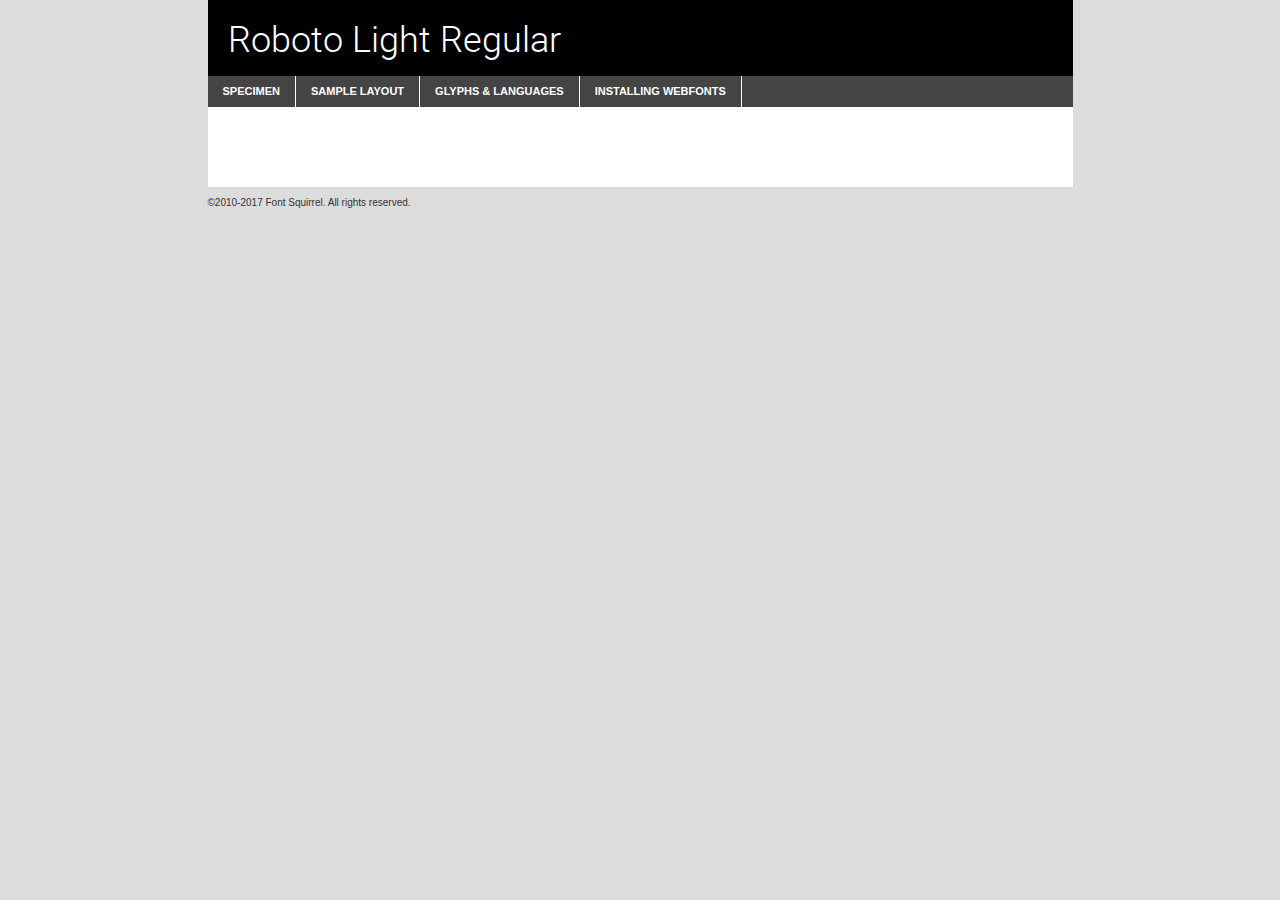
<file: webfontkit-20230706-023037/roboto-light-demo.html>
<!DOCTYPE html PUBLIC "-//W3C//DTD XHTML 1.0 Transitional//EN"
        "http://www.w3.org/TR/xhtml1/DTD/xhtml1-transitional.dtd">

<html xmlns="http://www.w3.org/1999/xhtml" xml:lang="en" lang="en">
<head>
    <meta http-equiv="Content-Type" content="text/html; charset=utf-8"/>
    <script src="http://ajax.googleapis.com/ajax/libs/jquery/1.7.2/jquery.min.js" type="text/javascript" charset="utf-8"></script>
    <script type="text/javascript">
		(function($) {
			$.fn.easyTabs = function(option) {
				var param = jQuery.extend({ fadeSpeed: 'fast', defaultContent: 1, activeClass: 'active' }, option);
				$(this).each(function() {
					var thisId = '#' + this.id;
					if ( param.defaultContent == '' )
					{
						param.defaultContent = 1;
					}
					if ( typeof param.defaultContent == 'number' )
					{
						var defaultTab = $(thisId + ' .tabs li:eq(' + (param.defaultContent - 1) + ') a').attr('href').substr(1);
					}
					else
					{
						var defaultTab = param.defaultContent;
					}
					$(thisId + ' .tabs li a').each(function() {
						var tabToHide = $(this).attr('href').substr(1);
						$('#' + tabToHide).addClass('easytabs-tab-content');
					});
					hideAll();
					changeContent(defaultTab);

					function hideAll() {$(thisId + ' .easytabs-tab-content').hide();}

					function changeContent(tabId)
					{
						hideAll();
						$(thisId + ' .tabs li').removeClass(param.activeClass);
						$(thisId + ' .tabs li a[href=#' + tabId + ']').closest('li').addClass(param.activeClass);
						if ( param.fadeSpeed != 'none' )
						{
							$(thisId + ' #' + tabId).fadeIn(param.fadeSpeed);
						}
						else
						{
							$(thisId + ' #' + tabId).show();
						}
					}

					$(thisId + ' .tabs li').click(function() {
						var tabId = $(this).find('a').attr('href').substr(1);
						changeContent(tabId);
						return false;
					});
				});
			}
		})(jQuery);
    </script>
    <link rel="stylesheet" href="specimen_files/specimen_stylesheet.css" type="text/css" charset="utf-8"/>
    <link rel="stylesheet" href="stylesheet.css" type="text/css" charset="utf-8"/>

    <style type="text/css">
        		body {
			font-family: 'robotolight';
        		}

            </style>

    <title>Roboto Light Regular Specimen</title>


    <script type="text/javascript" charset="utf-8">
		$(document).ready(function() {
			$('#container').easyTabs({ defaultContent: 1 });
		});
    </script>
</head>

<body>
<div id="container">
    <div id="header">
		Roboto Light Regular    </div>
    <ul class="tabs">
        <li><a href="#specimen">Specimen</a></li>
        <li><a href="#layout">Sample Layout</a></li>
		        <li><a href="#glyphs">Glyphs &amp; Languages</a></li>
        <li><a href="#installing">Installing Webfonts</a></li>

    </ul>

    <div id="main_content">


        <div id="specimen">

            <div class="section">
                <div class="grid12 firstcol">
                    <div class="huge">AaBb</div>
                </div>
            </div>

            <div class="section">
                <div class="glyph_range">A&#x200B;B&#x200b;C&#x200b;D&#x200b;E&#x200b;F&#x200b;G&#x200b;H&#x200b;I&#x200b;J&#x200b;K&#x200b;L&#x200b;M&#x200b;N&#x200b;O&#x200b;P&#x200b;Q&#x200b;R&#x200b;S&#x200b;T&#x200b;U&#x200b;V&#x200b;W&#x200b;X&#x200b;Y&#x200b;Z&#x200b;a&#x200b;b&#x200b;c&#x200b;d&#x200b;e&#x200b;f&#x200b;g&#x200b;h&#x200b;i&#x200b;j&#x200b;k&#x200b;l&#x200b;m&#x200b;n&#x200b;o&#x200b;p&#x200b;q&#x200b;r&#x200b;s&#x200b;t&#x200b;u&#x200b;v&#x200b;w&#x200b;x&#x200b;y&#x200b;z&#x200b;1&#x200b;2&#x200b;3&#x200b;4&#x200b;5&#x200b;6&#x200b;7&#x200b;8&#x200b;9&#x200b;0&#x200b;&amp;&#x200b;.&#x200b;,&#x200b;?&#x200b;!&#x200b;&#64;&#x200b;(&#x200b;)&#x200b;#&#x200b;$&#x200b;%&#x200b;*&#x200b;+&#x200b;-&#x200b;=&#x200b;:&#x200b;;</div>
            </div>
            <div class="section">
                <div class="grid12 firstcol">
                    <table class="sample_table">
                        <tr>
                            <td>10</td>
                            <td class="size10">abcdefghijklmnopqrstuvwxyzABCDEFGHIJKLMNOPQRSTUVWXYZ0123456789abcdefghijklmnopqrstuvwxyzABCDEFGHIJKLMNOPQRSTUVWXYZ0123456789abcdefghijklmnopqrstuvwxyzABCDEFGHIJKLMNOPQRSTUVWXYZ</td>
                        </tr>
                        <tr>
                            <td>11</td>
                            <td class="size11">abcdefghijklmnopqrstuvwxyzABCDEFGHIJKLMNOPQRSTUVWXYZ0123456789abcdefghijklmnopqrstuvwxyzABCDEFGHIJKLMNOPQRSTUVWXYZ0123456789abcdefghijklmnopqrstuvwxyzABCDEFGHIJKLMNOPQRSTUVWXYZ</td>
                        </tr>
                        <tr>
                            <td>12</td>
                            <td class="size12">abcdefghijklmnopqrstuvwxyzABCDEFGHIJKLMNOPQRSTUVWXYZ0123456789abcdefghijklmnopqrstuvwxyzABCDEFGHIJKLMNOPQRSTUVWXYZ0123456789abcdefghijklmnopqrstuvwxyzABCDEFGHIJKLMNOPQRSTUVWXYZ</td>
                        </tr>
                        <tr>
                            <td>13</td>
                            <td class="size13">abcdefghijklmnopqrstuvwxyzABCDEFGHIJKLMNOPQRSTUVWXYZ0123456789abcdefghijklmnopqrstuvwxyzABCDEFGHIJKLMNOPQRSTUVWXYZ0123456789abcdefghijklmnopqrstuvwxyzABCDEFGHIJKLMNOPQRSTUVWXYZ</td>
                        </tr>
                        <tr>
                            <td>14</td>
                            <td class="size14">abcdefghijklmnopqrstuvwxyzABCDEFGHIJKLMNOPQRSTUVWXYZ0123456789abcdefghijklmnopqrstuvwxyzABCDEFGHIJKLMNOPQRSTUVWXYZ0123456789abcdefghijklmnopqrstuvwxyzABCDEFGHIJKLMNOPQRSTUVWXYZ</td>
                        </tr>
                        <tr>
                            <td>16</td>
                            <td class="size16">abcdefghijklmnopqrstuvwxyzABCDEFGHIJKLMNOPQRSTUVWXYZ0123456789abcdefghijklmnopqrstuvwxyzABCDEFGHIJKLMNOPQRSTUVWXYZ</td>
                        </tr>
                        <tr>
                            <td>18</td>
                            <td class="size18">abcdefghijklmnopqrstuvwxyzABCDEFGHIJKLMNOPQRSTUVWXYZ0123456789abcdefghijklmnopqrstuvwxyzABCDEFGHIJKLMNOPQRSTUVWXYZ</td>
                        </tr>
                        <tr>
                            <td>20</td>
                            <td class="size20">abcdefghijklmnopqrstuvwxyzABCDEFGHIJKLMNOPQRSTUVWXYZ0123456789abcdefghijklmnopqrstuvwxyzABCDEFGHIJKLMNOPQRSTUVWXYZ</td>
                        </tr>
                        <tr>
                            <td>24</td>
                            <td class="size24">abcdefghijklmnopqrstuvwxyzABCDEFGHIJKLMNOPQRSTUVWXYZ0123456789abcdefghijklmnopqrstuvwxyzABCDEFGHIJKLMNOPQRSTUVWXYZ</td>
                        </tr>
                        <tr>
                            <td>30</td>
                            <td class="size30">abcdefghijklmnopqrstuvwxyzABCDEFGHIJKLMNOPQRSTUVWXYZ0123456789abcdefghijklmnopqrstuvwxyzABCDEFGHIJKLMNOPQRSTUVWXYZ</td>
                        </tr>
                        <tr>
                            <td>36</td>
                            <td class="size36">abcdefghijklmnopqrstuvwxyzABCDEFGHIJKLMNOPQRSTUVWXYZ0123456789abcdefghijklmnopqrstuvwxyzABCDEFGHIJKLMNOPQRSTUVWXYZ</td>
                        </tr>
                        <tr>
                            <td>48</td>
                            <td class="size48">abcdefghijklmnopqrstuvwxyzABCDEFGHIJKLMNOPQRSTUVWXYZ0123456789abcdefghijklmnopqrstuvwxyzABCDEFGHIJKLMNOPQRSTUVWXYZ</td>
                        </tr>
                        <tr>
                            <td>60</td>
                            <td class="size60">abcdefghijklmnopqrstuvwxyzABCDEFGHIJKLMNOPQRSTUVWXYZ0123456789abcdefghijklmnopqrstuvwxyzABCDEFGHIJKLMNOPQRSTUVWXYZ</td>
                        </tr>
                        <tr>
                            <td>72</td>
                            <td class="size72">abcdefghijklmnopqrstuvwxyzABCDEFGHIJKLMNOPQRSTUVWXYZ0123456789abcdefghijklmnopqrstuvwxyzABCDEFGHIJKLMNOPQRSTUVWXYZ</td>
                        </tr>
                        <tr>
                            <td>90</td>
                            <td class="size90">abcdefghijklmnopqrstuvwxyzABCDEFGHIJKLMNOPQRSTUVWXYZ0123456789abcdefghijklmnopqrstuvwxyzABCDEFGHIJKLMNOPQRSTUVWXYZ</td>
                        </tr>
                    </table>

                </div>

            </div>


            <div class="section" id="bodycomparison">


                <div id="xheight">
                    <div class="fontbody">&#x25FC;&#x25FC;&#x25FC;&#x25FC;&#x25FC;&#x25FC;&#x25FC;&#x25FC;&#x25FC;&#x25FC;&#x25FC;&#x25FC;&#x25FC;&#x25FC;&#x25FC;&#x25FC;&#x25FC;&#x25FC;&#x25FC;&#x25FC;&#x25FC;&#x25FC;&#x25FC;&#x25FC;&#x25FC;&#x25FC;&#x25FC;&#x25FC;&#x25FC;&#x25FC;&#x25FC;&#x25FC;&#x25FC;&#x25FC;&#x25FC;&#x25FC;&#x25FC;&#x25FC;&#x25FC;&#x25FC;&#x25FC;&#x25FC;&#x25FC;&#x25FC;&#x25FC;&#x25FC;&#x25FC;&#x25FC;&#x25FC;&#x25FC;&#x25FC;&#x25FC;&#x25FC;&#x25FC;&#x25FC;&#x25FC;&#x25FC;&#x25FC;&#x25FC;&#x25FC;&#x25FC;&#x25FC;&#x25FC;&#x25FC;&#x25FC;&#x25FC;&#x25FC;&#x25FC;&#x25FC;&#x25FC;&#x25FC;&#x25FC;&#x25FC;&#x25FC;&#x25FC;&#x25FC;&#x25FC;&#x25FC;&#x25FC;&#x25FC;&#x25FC;&#x25FC;&#x25FC;&#x25FC;&#x25FC;&#x25FC;&#x25FC;&#x25FC;&#x25FC;&#x25FC;&#x25FC;&#x25FC;&#x25FC;&#x25FC;&#x25FC;&#x25FC;&#x25FC;&#x25FC;&#x25FC;body</div>
                    <div class="arialbody">body</div>
                    <div class="verdanabody">body</div>
                    <div class="georgiabody">body</div>
                </div>
                <div class="fontbody" style="z-index:1">
                    body<span>Roboto Light Regular</span>
                </div>
                <div class="arialbody" style="z-index:1">
                    body<span>Arial</span>
                </div>
                <div class="verdanabody" style="z-index:1">
                    body<span>Verdana</span>
                </div>
                <div class="georgiabody" style="z-index:1">
                    body<span>Georgia</span>
                </div>


            </div>


            <div class="section psample psample_row1" id="">

                <div class="grid2 firstcol">
                    <p class="size10"><span>10.</span>Aenean lacinia bibendum nulla sed consectetur. Fusce dapibus, tellus ac cursus commodo, tortor mauris condimentum nibh, ut fermentum massa justo sit amet risus. Nullam id dolor id nibh ultricies vehicula ut id elit. Cum sociis natoque penatibus et magnis dis parturient montes, nascetur ridiculus mus. Nulla vitae elit libero, a pharetra augue.</p>

                </div>
                <div class="grid3">
                    <p class="size11"><span>11.</span>Aenean lacinia bibendum nulla sed consectetur. Fusce dapibus, tellus ac cursus commodo, tortor mauris condimentum nibh, ut fermentum massa justo sit amet risus. Nullam id dolor id nibh ultricies vehicula ut id elit. Cum sociis natoque penatibus et magnis dis parturient montes, nascetur ridiculus mus. Nulla vitae elit libero, a pharetra augue.</p>

                </div>
                <div class="grid3">
                    <p class="size12"><span>12.</span>Aenean lacinia bibendum nulla sed consectetur. Fusce dapibus, tellus ac cursus commodo, tortor mauris condimentum nibh, ut fermentum massa justo sit amet risus. Nullam id dolor id nibh ultricies vehicula ut id elit. Cum sociis natoque penatibus et magnis dis parturient montes, nascetur ridiculus mus. Nulla vitae elit libero, a pharetra augue.</p>

                </div>
                <div class="grid4">
                    <p class="size13"><span>13.</span>Aenean lacinia bibendum nulla sed consectetur. Fusce dapibus, tellus ac cursus commodo, tortor mauris condimentum nibh, ut fermentum massa justo sit amet risus. Nullam id dolor id nibh ultricies vehicula ut id elit. Cum sociis natoque penatibus et magnis dis parturient montes, nascetur ridiculus mus. Nulla vitae elit libero, a pharetra augue.</p>

                </div>
                <div class="white_blend"></div>

            </div>
            <div class="section psample psample_row2" id="">
                <div class="grid3 firstcol">
                    <p class="size14"><span>14.</span>Aenean lacinia bibendum nulla sed consectetur. Fusce dapibus, tellus ac cursus commodo, tortor mauris condimentum nibh, ut fermentum massa justo sit amet risus. Nullam id dolor id nibh ultricies vehicula ut id elit. Cum sociis natoque penatibus et magnis dis parturient montes, nascetur ridiculus mus. Nulla vitae elit libero, a pharetra augue.</p>

                </div>
                <div class="grid4">
                    <p class="size16"><span>16.</span>Aenean lacinia bibendum nulla sed consectetur. Fusce dapibus, tellus ac cursus commodo, tortor mauris condimentum nibh, ut fermentum massa justo sit amet risus. Nullam id dolor id nibh ultricies vehicula ut id elit. Cum sociis natoque penatibus et magnis dis parturient montes, nascetur ridiculus mus. Nulla vitae elit libero, a pharetra augue.</p>

                </div>
                <div class="grid5">
                    <p class="size18"><span>18.</span>Aenean lacinia bibendum nulla sed consectetur. Fusce dapibus, tellus ac cursus commodo, tortor mauris condimentum nibh, ut fermentum massa justo sit amet risus. Nullam id dolor id nibh ultricies vehicula ut id elit. Cum sociis natoque penatibus et magnis dis parturient montes, nascetur ridiculus mus. Nulla vitae elit libero, a pharetra augue.</p>

                </div>

                <div class="white_blend"></div>

            </div>

            <div class="section psample psample_row3" id="">
                <div class="grid5 firstcol">
                    <p class="size20"><span>20.</span>Aenean lacinia bibendum nulla sed consectetur. Fusce dapibus, tellus ac cursus commodo, tortor mauris condimentum nibh, ut fermentum massa justo sit amet risus. Nullam id dolor id nibh ultricies vehicula ut id elit. Cum sociis natoque penatibus et magnis dis parturient montes, nascetur ridiculus mus. Nulla vitae elit libero, a pharetra augue.</p>
                </div>
                <div class="grid7">
                    <p class="size24"><span>24.</span>Aenean lacinia bibendum nulla sed consectetur. Fusce dapibus, tellus ac cursus commodo, tortor mauris condimentum nibh, ut fermentum massa justo sit amet risus. Nullam id dolor id nibh ultricies vehicula ut id elit. Cum sociis natoque penatibus et magnis dis parturient montes, nascetur ridiculus mus. Nulla vitae elit libero, a pharetra augue.</p>
                </div>

                <div class="white_blend"></div>

            </div>

            <div class="section psample psample_row4" id="">
                <div class="grid12 firstcol">
                    <p class="size30"><span>30.</span>Aenean lacinia bibendum nulla sed consectetur. Fusce dapibus, tellus ac cursus commodo, tortor mauris condimentum nibh, ut fermentum massa justo sit amet risus. Nullam id dolor id nibh ultricies vehicula ut id elit. Cum sociis natoque penatibus et magnis dis parturient montes, nascetur ridiculus mus. Nulla vitae elit libero, a pharetra augue.</p>
                </div>
                <div class="white_blend"></div>

            </div>


            <div class="section psample psample_row1 fullreverse">
                <div class="grid2 firstcol">
                    <p class="size10"><span>10.</span>Aenean lacinia bibendum nulla sed consectetur. Fusce dapibus, tellus ac cursus commodo, tortor mauris condimentum nibh, ut fermentum massa justo sit amet risus. Nullam id dolor id nibh ultricies vehicula ut id elit. Cum sociis natoque penatibus et magnis dis parturient montes, nascetur ridiculus mus. Nulla vitae elit libero, a pharetra augue.</p>

                </div>
                <div class="grid3">
                    <p class="size11"><span>11.</span>Aenean lacinia bibendum nulla sed consectetur. Fusce dapibus, tellus ac cursus commodo, tortor mauris condimentum nibh, ut fermentum massa justo sit amet risus. Nullam id dolor id nibh ultricies vehicula ut id elit. Cum sociis natoque penatibus et magnis dis parturient montes, nascetur ridiculus mus. Nulla vitae elit libero, a pharetra augue.</p>

                </div>
                <div class="grid3">
                    <p class="size12"><span>12.</span>Aenean lacinia bibendum nulla sed consectetur. Fusce dapibus, tellus ac cursus commodo, tortor mauris condimentum nibh, ut fermentum massa justo sit amet risus. Nullam id dolor id nibh ultricies vehicula ut id elit. Cum sociis natoque penatibus et magnis dis parturient montes, nascetur ridiculus mus. Nulla vitae elit libero, a pharetra augue.</p>

                </div>
                <div class="grid4">
                    <p class="size13"><span>13.</span>Aenean lacinia bibendum nulla sed consectetur. Fusce dapibus, tellus ac cursus commodo, tortor mauris condimentum nibh, ut fermentum massa justo sit amet risus. Nullam id dolor id nibh ultricies vehicula ut id elit. Cum sociis natoque penatibus et magnis dis parturient montes, nascetur ridiculus mus. Nulla vitae elit libero, a pharetra augue.</p>

                </div>
                <div class="black_blend"></div>

            </div>

            <div class="section psample psample_row2 fullreverse">
                <div class="grid3 firstcol">
                    <p class="size14"><span>14.</span>Aenean lacinia bibendum nulla sed consectetur. Fusce dapibus, tellus ac cursus commodo, tortor mauris condimentum nibh, ut fermentum massa justo sit amet risus. Nullam id dolor id nibh ultricies vehicula ut id elit. Cum sociis natoque penatibus et magnis dis parturient montes, nascetur ridiculus mus. Nulla vitae elit libero, a pharetra augue.</p>

                </div>
                <div class="grid4">
                    <p class="size16"><span>16.</span>Aenean lacinia bibendum nulla sed consectetur. Fusce dapibus, tellus ac cursus commodo, tortor mauris condimentum nibh, ut fermentum massa justo sit amet risus. Nullam id dolor id nibh ultricies vehicula ut id elit. Cum sociis natoque penatibus et magnis dis parturient montes, nascetur ridiculus mus. Nulla vitae elit libero, a pharetra augue.</p>

                </div>
                <div class="grid5">
                    <p class="size18"><span>18.</span>Aenean lacinia bibendum nulla sed consectetur. Fusce dapibus, tellus ac cursus commodo, tortor mauris condimentum nibh, ut fermentum massa justo sit amet risus. Nullam id dolor id nibh ultricies vehicula ut id elit. Cum sociis natoque penatibus et magnis dis parturient montes, nascetur ridiculus mus. Nulla vitae elit libero, a pharetra augue.</p>

                </div>
                <div class="black_blend"></div>

            </div>

            <div class="section psample fullreverse psample_row3" id="">
                <div class="grid5 firstcol">
                    <p class="size20"><span>20.</span>Aenean lacinia bibendum nulla sed consectetur. Fusce dapibus, tellus ac cursus commodo, tortor mauris condimentum nibh, ut fermentum massa justo sit amet risus. Nullam id dolor id nibh ultricies vehicula ut id elit. Cum sociis natoque penatibus et magnis dis parturient montes, nascetur ridiculus mus. Nulla vitae elit libero, a pharetra augue.</p>
                </div>
                <div class="grid7">
                    <p class="size24"><span>24.</span>Aenean lacinia bibendum nulla sed consectetur. Fusce dapibus, tellus ac cursus commodo, tortor mauris condimentum nibh, ut fermentum massa justo sit amet risus. Nullam id dolor id nibh ultricies vehicula ut id elit. Cum sociis natoque penatibus et magnis dis parturient montes, nascetur ridiculus mus. Nulla vitae elit libero, a pharetra augue.</p>
                </div>

                <div class="black_blend"></div>

            </div>

            <div class="section psample fullreverse psample_row4" id="" style="border-bottom: 20px #000 solid;">
                <div class="grid12 firstcol">
                    <p class="size30"><span>30.</span>Aenean lacinia bibendum nulla sed consectetur. Fusce dapibus, tellus ac cursus commodo, tortor mauris condimentum nibh, ut fermentum massa justo sit amet risus. Nullam id dolor id nibh ultricies vehicula ut id elit. Cum sociis natoque penatibus et magnis dis parturient montes, nascetur ridiculus mus. Nulla vitae elit libero, a pharetra augue.</p>
                </div>
                <div class="black_blend"></div>

            </div>


        </div>

        <div id="layout">

            <div class="section">

                <div class="grid12 firstcol">
                    <h1>Lorem Ipsum Dolor</h1>
                    <h2>Etiam porta sem malesuada magna mollis euismod</h2>

                    <p class="byline">By <a href="#link">Aenean Lacinia</a></p>
                </div>
            </div>
            <div class="section">
                <div class="grid8 firstcol">
                    <p class="large">Donec sed odio dui. Morbi leo risus, porta ac consectetur ac, vestibulum at eros. Fusce dapibus, tellus ac cursus commodo, tortor mauris condimentum nibh, ut fermentum massa justo sit amet risus. </p>


                    <h3>Pellentesque ornare sem</h3>

                    <p>Maecenas sed diam eget risus varius blandit sit amet non magna. Maecenas faucibus mollis interdum. Donec ullamcorper nulla non metus auctor fringilla. Nullam id dolor id nibh ultricies vehicula ut id elit. Nullam id dolor id nibh ultricies vehicula ut id elit. </p>

                    <p>Aenean eu leo quam. Pellentesque ornare sem lacinia quam venenatis vestibulum. Lorem ipsum dolor sit amet, consectetur adipiscing elit. Cum sociis natoque penatibus et magnis dis parturient montes, nascetur ridiculus mus. </p>

                    <p>Nulla vitae elit libero, a pharetra augue. Praesent commodo cursus magna, vel scelerisque nisl consectetur et. Aenean lacinia bibendum nulla sed consectetur. </p>

                    <p>Nullam quis risus eget urna mollis ornare vel eu leo. Nullam quis risus eget urna mollis ornare vel eu leo. Maecenas sed diam eget risus varius blandit sit amet non magna. Donec ullamcorper nulla non metus auctor fringilla. </p>

                    <h3>Cras mattis consectetur</h3>

                    <p>Aenean eu leo quam. Pellentesque ornare sem lacinia quam venenatis vestibulum. Aenean lacinia bibendum nulla sed consectetur. Integer posuere erat a ante venenatis dapibus posuere velit aliquet. Cras mattis consectetur purus sit amet fermentum. </p>

                    <p>Nullam id dolor id nibh ultricies vehicula ut id elit. Nullam quis risus eget urna mollis ornare vel eu leo. Cras mattis consectetur purus sit amet fermentum.</p>
                </div>

                <div class="grid4 sidebar">

                    <div class="box reverse">
                        <p class="last">Nullam quis risus eget urna mollis ornare vel eu leo. Donec ullamcorper nulla non metus auctor fringilla. Cras mattis consectetur purus sit amet fermentum. Sed posuere consectetur est at lobortis. Lorem ipsum dolor sit amet, consectetur adipiscing elit. </p>
                    </div>

                    <p class="caption">Maecenas sed diam eget risus varius.</p>

                    <p>Vestibulum id ligula porta felis euismod semper. Integer posuere erat a ante venenatis dapibus posuere velit aliquet. Vestibulum id ligula porta felis euismod semper. Sed posuere consectetur est at lobortis. Maecenas sed diam eget risus varius blandit sit amet non magna. Fusce dapibus, tellus ac cursus commodo, tortor mauris condimentum nibh, ut fermentum massa justo sit amet risus. </p>


                    <p>Duis mollis, est non commodo luctus, nisi erat porttitor ligula, eget lacinia odio sem nec elit. Aenean lacinia bibendum nulla sed consectetur. Vivamus sagittis lacus vel augue laoreet rutrum faucibus dolor auctor. Aenean lacinia bibendum nulla sed consectetur. Nullam quis risus eget urna mollis ornare vel eu leo. </p>

                    <p>Praesent commodo cursus magna, vel scelerisque nisl consectetur et. Donec ullamcorper nulla non metus auctor fringilla. Maecenas faucibus mollis interdum. Fusce dapibus, tellus ac cursus commodo, tortor mauris condimentum nibh, ut fermentum massa justo sit amet risus. </p>

                </div>
            </div>

        </div>


		

        <div id="glyphs">
            <div class="section">
                <div class="grid12 firstcol">

                    <h1>Language Support</h1>
                    <p>The subset of Roboto Light Regular in this kit supports the following languages:<br/>

						Albanian, Basque, Breton, Chamorro, Danish, Dutch, English, Faroese, Finnish, French, Frisian, Galician, German, Icelandic, Italian, Malagasy, Norwegian, Portuguese, Spanish, Alsatian, Aragonese, Arapaho, Arrernte, Asturian, Aymara, Bislama, Cebuano, Corsican, Fijian, French_creole, Genoese, Gilbertese, Greenlandic, Haitian_creole, Hiligaynon, Hmong, Hopi, Ibanag, Iloko_ilokano, Indonesian, Interglossa_glosa, Interlingua, Irish_gaelic, Jerriais, Lojban, Lombard, Luxembourgeois, Manx, Mohawk, Norfolk_pitcairnese, Occitan, Oromo, Pangasinan, Papiamento, Piedmontese, Potawatomi, Rhaeto-romance, Romansh, Rotokas, Sami_lule, Samoan, Sardinian, Scots_gaelic, Seychelles_creole, Shona, Sicilian, Somali, Southern_ndebele, Swahili, Swati_swazi, Tagalog_filipino_pilipino, Tetum, Tok_pisin, Uyghur_latinized, Volapuk, Walloon, Warlpiri, Xhosa, Yapese, Zulu, Latinbasic, Ubasic, Demo                    </p>
                    <h1>Glyph Chart</h1>
                    <p>The subset of Roboto Light Regular in this kit includes all the glyphs listed below. Unicode entities are included above each glyph to help you insert individual characters into your layout.</p>
                    <div id="glyph_chart">

																																	                                <div><p>&amp;#2;</p>&#2;</div>
																				                                <div><p>&amp;#13;</p>&#13;</div>
																				                                <div><p>&amp;#32;</p>&#32;</div>
																				                                <div><p>&amp;#33;</p>&#33;</div>
																				                                <div><p>&amp;#34;</p>&#34;</div>
																				                                <div><p>&amp;#35;</p>&#35;</div>
																				                                <div><p>&amp;#36;</p>&#36;</div>
																				                                <div><p>&amp;#37;</p>&#37;</div>
																				                                <div><p>&amp;#38;</p>&#38;</div>
																				                                <div><p>&amp;#39;</p>&#39;</div>
																				                                <div><p>&amp;#40;</p>&#40;</div>
																				                                <div><p>&amp;#41;</p>&#41;</div>
																				                                <div><p>&amp;#42;</p>&#42;</div>
																				                                <div><p>&amp;#43;</p>&#43;</div>
																				                                <div><p>&amp;#44;</p>&#44;</div>
																				                                <div><p>&amp;#45;</p>&#45;</div>
																				                                <div><p>&amp;#46;</p>&#46;</div>
																				                                <div><p>&amp;#47;</p>&#47;</div>
																				                                <div><p>&amp;#48;</p>&#48;</div>
																				                                <div><p>&amp;#49;</p>&#49;</div>
																				                                <div><p>&amp;#50;</p>&#50;</div>
																				                                <div><p>&amp;#51;</p>&#51;</div>
																				                                <div><p>&amp;#52;</p>&#52;</div>
																				                                <div><p>&amp;#53;</p>&#53;</div>
																				                                <div><p>&amp;#54;</p>&#54;</div>
																				                                <div><p>&amp;#55;</p>&#55;</div>
																				                                <div><p>&amp;#56;</p>&#56;</div>
																				                                <div><p>&amp;#57;</p>&#57;</div>
																				                                <div><p>&amp;#58;</p>&#58;</div>
																				                                <div><p>&amp;#59;</p>&#59;</div>
																				                                <div><p>&amp;#60;</p>&#60;</div>
																				                                <div><p>&amp;#61;</p>&#61;</div>
																				                                <div><p>&amp;#62;</p>&#62;</div>
																				                                <div><p>&amp;#63;</p>&#63;</div>
																				                                <div><p>&amp;#64;</p>&#64;</div>
																				                                <div><p>&amp;#65;</p>&#65;</div>
																				                                <div><p>&amp;#66;</p>&#66;</div>
																				                                <div><p>&amp;#67;</p>&#67;</div>
																				                                <div><p>&amp;#68;</p>&#68;</div>
																				                                <div><p>&amp;#69;</p>&#69;</div>
																				                                <div><p>&amp;#70;</p>&#70;</div>
																				                                <div><p>&amp;#71;</p>&#71;</div>
																				                                <div><p>&amp;#72;</p>&#72;</div>
																				                                <div><p>&amp;#73;</p>&#73;</div>
																				                                <div><p>&amp;#74;</p>&#74;</div>
																				                                <div><p>&amp;#75;</p>&#75;</div>
																				                                <div><p>&amp;#76;</p>&#76;</div>
																				                                <div><p>&amp;#77;</p>&#77;</div>
																				                                <div><p>&amp;#78;</p>&#78;</div>
																				                                <div><p>&amp;#79;</p>&#79;</div>
																				                                <div><p>&amp;#80;</p>&#80;</div>
																				                                <div><p>&amp;#81;</p>&#81;</div>
																				                                <div><p>&amp;#82;</p>&#82;</div>
																				                                <div><p>&amp;#83;</p>&#83;</div>
																				                                <div><p>&amp;#84;</p>&#84;</div>
																				                                <div><p>&amp;#85;</p>&#85;</div>
																				                                <div><p>&amp;#86;</p>&#86;</div>
																				                                <div><p>&amp;#87;</p>&#87;</div>
																				                                <div><p>&amp;#88;</p>&#88;</div>
																				                                <div><p>&amp;#89;</p>&#89;</div>
																				                                <div><p>&amp;#90;</p>&#90;</div>
																				                                <div><p>&amp;#91;</p>&#91;</div>
																				                                <div><p>&amp;#92;</p>&#92;</div>
																				                                <div><p>&amp;#93;</p>&#93;</div>
																				                                <div><p>&amp;#94;</p>&#94;</div>
																				                                <div><p>&amp;#95;</p>&#95;</div>
																				                                <div><p>&amp;#96;</p>&#96;</div>
																				                                <div><p>&amp;#97;</p>&#97;</div>
																				                                <div><p>&amp;#98;</p>&#98;</div>
																				                                <div><p>&amp;#99;</p>&#99;</div>
																				                                <div><p>&amp;#100;</p>&#100;</div>
																				                                <div><p>&amp;#101;</p>&#101;</div>
																				                                <div><p>&amp;#102;</p>&#102;</div>
																				                                <div><p>&amp;#103;</p>&#103;</div>
																				                                <div><p>&amp;#104;</p>&#104;</div>
																				                                <div><p>&amp;#105;</p>&#105;</div>
																				                                <div><p>&amp;#106;</p>&#106;</div>
																				                                <div><p>&amp;#107;</p>&#107;</div>
																				                                <div><p>&amp;#108;</p>&#108;</div>
																				                                <div><p>&amp;#109;</p>&#109;</div>
																				                                <div><p>&amp;#110;</p>&#110;</div>
																				                                <div><p>&amp;#111;</p>&#111;</div>
																				                                <div><p>&amp;#112;</p>&#112;</div>
																				                                <div><p>&amp;#113;</p>&#113;</div>
																				                                <div><p>&amp;#114;</p>&#114;</div>
																				                                <div><p>&amp;#115;</p>&#115;</div>
																				                                <div><p>&amp;#116;</p>&#116;</div>
																				                                <div><p>&amp;#117;</p>&#117;</div>
																				                                <div><p>&amp;#118;</p>&#118;</div>
																				                                <div><p>&amp;#119;</p>&#119;</div>
																				                                <div><p>&amp;#120;</p>&#120;</div>
																				                                <div><p>&amp;#121;</p>&#121;</div>
																				                                <div><p>&amp;#122;</p>&#122;</div>
																				                                <div><p>&amp;#123;</p>&#123;</div>
																				                                <div><p>&amp;#124;</p>&#124;</div>
																				                                <div><p>&amp;#125;</p>&#125;</div>
																				                                <div><p>&amp;#126;</p>&#126;</div>
																				                                <div><p>&amp;#160;</p>&#160;</div>
																				                                <div><p>&amp;#161;</p>&#161;</div>
																				                                <div><p>&amp;#162;</p>&#162;</div>
																				                                <div><p>&amp;#163;</p>&#163;</div>
																				                                <div><p>&amp;#164;</p>&#164;</div>
																				                                <div><p>&amp;#165;</p>&#165;</div>
																				                                <div><p>&amp;#166;</p>&#166;</div>
																				                                <div><p>&amp;#167;</p>&#167;</div>
																				                                <div><p>&amp;#168;</p>&#168;</div>
																				                                <div><p>&amp;#169;</p>&#169;</div>
																				                                <div><p>&amp;#170;</p>&#170;</div>
																				                                <div><p>&amp;#171;</p>&#171;</div>
																				                                <div><p>&amp;#172;</p>&#172;</div>
																				                                <div><p>&amp;#173;</p>&#173;</div>
																				                                <div><p>&amp;#174;</p>&#174;</div>
																				                                <div><p>&amp;#175;</p>&#175;</div>
																				                                <div><p>&amp;#176;</p>&#176;</div>
																				                                <div><p>&amp;#177;</p>&#177;</div>
																				                                <div><p>&amp;#178;</p>&#178;</div>
																				                                <div><p>&amp;#179;</p>&#179;</div>
																				                                <div><p>&amp;#180;</p>&#180;</div>
																				                                <div><p>&amp;#181;</p>&#181;</div>
																				                                <div><p>&amp;#182;</p>&#182;</div>
																				                                <div><p>&amp;#183;</p>&#183;</div>
																				                                <div><p>&amp;#184;</p>&#184;</div>
																				                                <div><p>&amp;#185;</p>&#185;</div>
																				                                <div><p>&amp;#186;</p>&#186;</div>
																				                                <div><p>&amp;#187;</p>&#187;</div>
																				                                <div><p>&amp;#188;</p>&#188;</div>
																				                                <div><p>&amp;#189;</p>&#189;</div>
																				                                <div><p>&amp;#190;</p>&#190;</div>
																				                                <div><p>&amp;#191;</p>&#191;</div>
																				                                <div><p>&amp;#192;</p>&#192;</div>
																				                                <div><p>&amp;#193;</p>&#193;</div>
																				                                <div><p>&amp;#194;</p>&#194;</div>
																				                                <div><p>&amp;#195;</p>&#195;</div>
																				                                <div><p>&amp;#196;</p>&#196;</div>
																				                                <div><p>&amp;#197;</p>&#197;</div>
																				                                <div><p>&amp;#198;</p>&#198;</div>
																				                                <div><p>&amp;#199;</p>&#199;</div>
																				                                <div><p>&amp;#200;</p>&#200;</div>
																				                                <div><p>&amp;#201;</p>&#201;</div>
																				                                <div><p>&amp;#202;</p>&#202;</div>
																				                                <div><p>&amp;#203;</p>&#203;</div>
																				                                <div><p>&amp;#204;</p>&#204;</div>
																				                                <div><p>&amp;#205;</p>&#205;</div>
																				                                <div><p>&amp;#206;</p>&#206;</div>
																				                                <div><p>&amp;#207;</p>&#207;</div>
																				                                <div><p>&amp;#208;</p>&#208;</div>
																				                                <div><p>&amp;#209;</p>&#209;</div>
																				                                <div><p>&amp;#210;</p>&#210;</div>
																				                                <div><p>&amp;#211;</p>&#211;</div>
																				                                <div><p>&amp;#212;</p>&#212;</div>
																				                                <div><p>&amp;#213;</p>&#213;</div>
																				                                <div><p>&amp;#214;</p>&#214;</div>
																				                                <div><p>&amp;#215;</p>&#215;</div>
																				                                <div><p>&amp;#216;</p>&#216;</div>
																				                                <div><p>&amp;#217;</p>&#217;</div>
																				                                <div><p>&amp;#218;</p>&#218;</div>
																				                                <div><p>&amp;#219;</p>&#219;</div>
																				                                <div><p>&amp;#220;</p>&#220;</div>
																				                                <div><p>&amp;#221;</p>&#221;</div>
																				                                <div><p>&amp;#222;</p>&#222;</div>
																				                                <div><p>&amp;#223;</p>&#223;</div>
																				                                <div><p>&amp;#224;</p>&#224;</div>
																				                                <div><p>&amp;#225;</p>&#225;</div>
																				                                <div><p>&amp;#226;</p>&#226;</div>
																				                                <div><p>&amp;#227;</p>&#227;</div>
																				                                <div><p>&amp;#228;</p>&#228;</div>
																				                                <div><p>&amp;#229;</p>&#229;</div>
																				                                <div><p>&amp;#230;</p>&#230;</div>
																				                                <div><p>&amp;#231;</p>&#231;</div>
																				                                <div><p>&amp;#232;</p>&#232;</div>
																				                                <div><p>&amp;#233;</p>&#233;</div>
																				                                <div><p>&amp;#234;</p>&#234;</div>
																				                                <div><p>&amp;#235;</p>&#235;</div>
																				                                <div><p>&amp;#236;</p>&#236;</div>
																				                                <div><p>&amp;#237;</p>&#237;</div>
																				                                <div><p>&amp;#238;</p>&#238;</div>
																				                                <div><p>&amp;#239;</p>&#239;</div>
																				                                <div><p>&amp;#240;</p>&#240;</div>
																				                                <div><p>&amp;#241;</p>&#241;</div>
																				                                <div><p>&amp;#242;</p>&#242;</div>
																				                                <div><p>&amp;#243;</p>&#243;</div>
																				                                <div><p>&amp;#244;</p>&#244;</div>
																				                                <div><p>&amp;#245;</p>&#245;</div>
																				                                <div><p>&amp;#246;</p>&#246;</div>
																				                                <div><p>&amp;#247;</p>&#247;</div>
																				                                <div><p>&amp;#248;</p>&#248;</div>
																				                                <div><p>&amp;#249;</p>&#249;</div>
																				                                <div><p>&amp;#250;</p>&#250;</div>
																				                                <div><p>&amp;#251;</p>&#251;</div>
																				                                <div><p>&amp;#252;</p>&#252;</div>
																				                                <div><p>&amp;#253;</p>&#253;</div>
																				                                <div><p>&amp;#254;</p>&#254;</div>
																				                                <div><p>&amp;#255;</p>&#255;</div>
																				                                <div><p>&amp;#338;</p>&#338;</div>
																				                                <div><p>&amp;#339;</p>&#339;</div>
																				                                <div><p>&amp;#376;</p>&#376;</div>
																				                                <div><p>&amp;#710;</p>&#710;</div>
																				                                <div><p>&amp;#732;</p>&#732;</div>
																				                                <div><p>&amp;#8192;</p>&#8192;</div>
																				                                <div><p>&amp;#8193;</p>&#8193;</div>
																				                                <div><p>&amp;#8194;</p>&#8194;</div>
																				                                <div><p>&amp;#8195;</p>&#8195;</div>
																				                                <div><p>&amp;#8196;</p>&#8196;</div>
																				                                <div><p>&amp;#8197;</p>&#8197;</div>
																				                                <div><p>&amp;#8198;</p>&#8198;</div>
																				                                <div><p>&amp;#8199;</p>&#8199;</div>
																				                                <div><p>&amp;#8200;</p>&#8200;</div>
																				                                <div><p>&amp;#8201;</p>&#8201;</div>
																				                                <div><p>&amp;#8202;</p>&#8202;</div>
																				                                <div><p>&amp;#8208;</p>&#8208;</div>
																				                                <div><p>&amp;#8209;</p>&#8209;</div>
																				                                <div><p>&amp;#8210;</p>&#8210;</div>
																				                                <div><p>&amp;#8211;</p>&#8211;</div>
																				                                <div><p>&amp;#8212;</p>&#8212;</div>
																				                                <div><p>&amp;#8216;</p>&#8216;</div>
																				                                <div><p>&amp;#8217;</p>&#8217;</div>
																				                                <div><p>&amp;#8218;</p>&#8218;</div>
																				                                <div><p>&amp;#8220;</p>&#8220;</div>
																				                                <div><p>&amp;#8221;</p>&#8221;</div>
																				                                <div><p>&amp;#8222;</p>&#8222;</div>
																				                                <div><p>&amp;#8226;</p>&#8226;</div>
																				                                <div><p>&amp;#8230;</p>&#8230;</div>
																				                                <div><p>&amp;#8239;</p>&#8239;</div>
																				                                <div><p>&amp;#8249;</p>&#8249;</div>
																				                                <div><p>&amp;#8250;</p>&#8250;</div>
																				                                <div><p>&amp;#8287;</p>&#8287;</div>
																				                                <div><p>&amp;#8364;</p>&#8364;</div>
																				                                <div><p>&amp;#8482;</p>&#8482;</div>
																				                                <div><p>&amp;#9724;</p>&#9724;</div>
																				                                <div><p>&amp;#64257;</p>&#64257;</div>
																				                                <div><p>&amp;#64258;</p>&#64258;</div>
																				                                <div><p>&amp;#64259;</p>&#64259;</div>
																				                                <div><p>&amp;#64260;</p>&#64260;</div>
																																                    </div>
                </div>


            </div>
        </div>


        <div id="specs">

        </div>

        <div id="installing">
            <div class="section">
                <div class="grid7 firstcol">
                    <h1>Installing Webfonts</h1>

                    <p>Webfonts are supported by all major browser platforms but not all in the same way. There are currently four different font formats that must be included in order to target all browsers. This includes TTF, WOFF, EOT and SVG.</p>

                    <h2>1. Upload your webfonts</h2>
                    <p>You must upload your webfont kit to your website. They should be in or near the same directory as your CSS files.</p>

                    <h2>2. Include the webfont stylesheet</h2>
                    <p>A special CSS @font-face declaration helps the various browsers select the appropriate font it needs without causing you a bunch of headaches. Learn more about this syntax by reading the <a href="https://www.fontspring.com/blog/further-hardening-of-the-bulletproof-syntax">Fontspring blog post</a> about it. The code for it is as follows:</p>


                    <code>
                        @font-face{
                        font-family: 'MyWebFont';
                        src: url('WebFont.eot');
                        src: url('WebFont.eot?#iefix') format('embedded-opentype'),
                        url('WebFont.woff') format('woff'),
                        url('WebFont.ttf') format('truetype'),
                        url('WebFont.svg#webfont') format('svg');
                        }
                    </code>

                    <p>We've already gone ahead and generated the code for you. All you have to do is link to the stylesheet in your HTML, like this:</p>
                    <code>&lt;link rel=&quot;stylesheet&quot; href=&quot;stylesheet.css&quot; type=&quot;text/css&quot; charset=&quot;utf-8&quot; /&gt;</code>

                    <h2>3. Modify your own stylesheet</h2>
                    <p>To take advantage of your new fonts, you must tell your stylesheet to use them. Look at the original @font-face declaration above and find the property called "font-family." The name linked there will be what you use to reference the font. Prepend that webfont name to the font stack in the "font-family" property, inside the selector you want to change. For example:</p>
                    <code>p { font-family: 'WebFont', Arial, sans-serif; }</code>

                    <h2>4. Test</h2>
                    <p>Getting webfonts to work cross-browser <em>can</em> be tricky. Use the information in the sidebar to help you if you find that fonts aren't loading in a particular browser.</p>
                </div>

                <div class="grid5 sidebar">
                    <div class="box">
                        <h2>Troubleshooting<br/>Font-Face Problems</h2>
                        <p>Having trouble getting your webfonts to load in your new website? Here are some tips to sort out what might be the problem.</p>

                        <h3>Fonts not showing in any browser</h3>

                        <p>This sounds like you need to work on the plumbing. You either did not upload the fonts to the correct directory, or you did not link the fonts properly in the CSS. If you've confirmed that all this is correct and you still have a problem, take a look at your .htaccess file and see if requests are getting intercepted.</p>

                        <h3>Fonts not loading in iPhone or iPad</h3>

                        <p>The most common problem here is that you are serving the fonts from an IIS server. IIS refuses to serve files that have unknown MIME types. If that is the case, you must set the MIME type for SVG to "image/svg+xml" in the server settings. Follow these instructions from Microsoft if you need help.</p>

                        <h3>Fonts not loading in Firefox</h3>

                        <p>The primary reason for this failure? You are still using a version Firefox older than 3.5. So upgrade already! If that isn't it, then you are very likely serving fonts from a different domain. Firefox requires that all font assets be served from the same domain. Lastly it is possible that you need to add WOFF to your list of MIME types (if you are serving via IIS.)</p>

                        <h3>Fonts not loading in IE</h3>

                        <p>Are you looking at Internet Explorer on an actual Windows machine or are you cheating by using a service like Adobe BrowserLab? Many of these screenshot services do not render @font-face for IE. Best to test it on a real machine.</p>

                        <h3>Fonts not loading in IE9</h3>

                        <p>IE9, like Firefox, requires that fonts be served from the same domain as the website. Make sure that is the case.</p>
                    </div>
                </div>
            </div>

        </div>

    </div>
    <div id="footer">
        <p>&copy;2010-2017 Font Squirrel. All rights reserved.</p>
    </div>
</div>
</body>
</html>
</file>
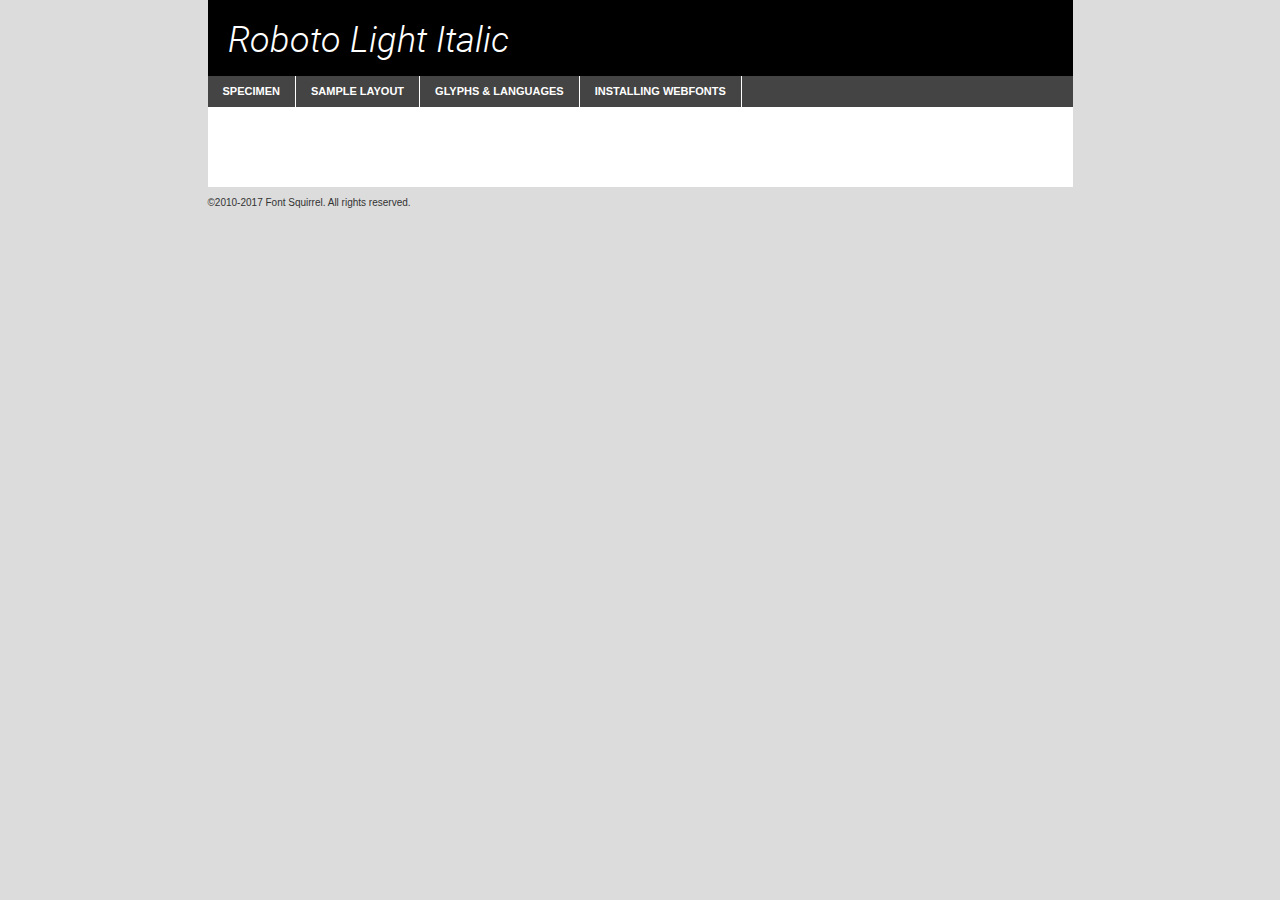
<file: webfontkit-20230706-023037/roboto-lightitalic-demo.html>
<!DOCTYPE html PUBLIC "-//W3C//DTD XHTML 1.0 Transitional//EN"
        "http://www.w3.org/TR/xhtml1/DTD/xhtml1-transitional.dtd">

<html xmlns="http://www.w3.org/1999/xhtml" xml:lang="en" lang="en">
<head>
    <meta http-equiv="Content-Type" content="text/html; charset=utf-8"/>
    <script src="http://ajax.googleapis.com/ajax/libs/jquery/1.7.2/jquery.min.js" type="text/javascript" charset="utf-8"></script>
    <script type="text/javascript">
		(function($) {
			$.fn.easyTabs = function(option) {
				var param = jQuery.extend({ fadeSpeed: 'fast', defaultContent: 1, activeClass: 'active' }, option);
				$(this).each(function() {
					var thisId = '#' + this.id;
					if ( param.defaultContent == '' )
					{
						param.defaultContent = 1;
					}
					if ( typeof param.defaultContent == 'number' )
					{
						var defaultTab = $(thisId + ' .tabs li:eq(' + (param.defaultContent - 1) + ') a').attr('href').substr(1);
					}
					else
					{
						var defaultTab = param.defaultContent;
					}
					$(thisId + ' .tabs li a').each(function() {
						var tabToHide = $(this).attr('href').substr(1);
						$('#' + tabToHide).addClass('easytabs-tab-content');
					});
					hideAll();
					changeContent(defaultTab);

					function hideAll() {$(thisId + ' .easytabs-tab-content').hide();}

					function changeContent(tabId)
					{
						hideAll();
						$(thisId + ' .tabs li').removeClass(param.activeClass);
						$(thisId + ' .tabs li a[href=#' + tabId + ']').closest('li').addClass(param.activeClass);
						if ( param.fadeSpeed != 'none' )
						{
							$(thisId + ' #' + tabId).fadeIn(param.fadeSpeed);
						}
						else
						{
							$(thisId + ' #' + tabId).show();
						}
					}

					$(thisId + ' .tabs li').click(function() {
						var tabId = $(this).find('a').attr('href').substr(1);
						changeContent(tabId);
						return false;
					});
				});
			}
		})(jQuery);
    </script>
    <link rel="stylesheet" href="specimen_files/specimen_stylesheet.css" type="text/css" charset="utf-8"/>
    <link rel="stylesheet" href="stylesheet.css" type="text/css" charset="utf-8"/>

    <style type="text/css">
        		body {
			font-family: 'robotolight_italic';
        		}

            </style>

    <title>Roboto Light Italic Specimen</title>


    <script type="text/javascript" charset="utf-8">
		$(document).ready(function() {
			$('#container').easyTabs({ defaultContent: 1 });
		});
    </script>
</head>

<body>
<div id="container">
    <div id="header">
		Roboto Light Italic    </div>
    <ul class="tabs">
        <li><a href="#specimen">Specimen</a></li>
        <li><a href="#layout">Sample Layout</a></li>
		        <li><a href="#glyphs">Glyphs &amp; Languages</a></li>
        <li><a href="#installing">Installing Webfonts</a></li>

    </ul>

    <div id="main_content">


        <div id="specimen">

            <div class="section">
                <div class="grid12 firstcol">
                    <div class="huge">AaBb</div>
                </div>
            </div>

            <div class="section">
                <div class="glyph_range">A&#x200B;B&#x200b;C&#x200b;D&#x200b;E&#x200b;F&#x200b;G&#x200b;H&#x200b;I&#x200b;J&#x200b;K&#x200b;L&#x200b;M&#x200b;N&#x200b;O&#x200b;P&#x200b;Q&#x200b;R&#x200b;S&#x200b;T&#x200b;U&#x200b;V&#x200b;W&#x200b;X&#x200b;Y&#x200b;Z&#x200b;a&#x200b;b&#x200b;c&#x200b;d&#x200b;e&#x200b;f&#x200b;g&#x200b;h&#x200b;i&#x200b;j&#x200b;k&#x200b;l&#x200b;m&#x200b;n&#x200b;o&#x200b;p&#x200b;q&#x200b;r&#x200b;s&#x200b;t&#x200b;u&#x200b;v&#x200b;w&#x200b;x&#x200b;y&#x200b;z&#x200b;1&#x200b;2&#x200b;3&#x200b;4&#x200b;5&#x200b;6&#x200b;7&#x200b;8&#x200b;9&#x200b;0&#x200b;&amp;&#x200b;.&#x200b;,&#x200b;?&#x200b;!&#x200b;&#64;&#x200b;(&#x200b;)&#x200b;#&#x200b;$&#x200b;%&#x200b;*&#x200b;+&#x200b;-&#x200b;=&#x200b;:&#x200b;;</div>
            </div>
            <div class="section">
                <div class="grid12 firstcol">
                    <table class="sample_table">
                        <tr>
                            <td>10</td>
                            <td class="size10">abcdefghijklmnopqrstuvwxyzABCDEFGHIJKLMNOPQRSTUVWXYZ0123456789abcdefghijklmnopqrstuvwxyzABCDEFGHIJKLMNOPQRSTUVWXYZ0123456789abcdefghijklmnopqrstuvwxyzABCDEFGHIJKLMNOPQRSTUVWXYZ</td>
                        </tr>
                        <tr>
                            <td>11</td>
                            <td class="size11">abcdefghijklmnopqrstuvwxyzABCDEFGHIJKLMNOPQRSTUVWXYZ0123456789abcdefghijklmnopqrstuvwxyzABCDEFGHIJKLMNOPQRSTUVWXYZ0123456789abcdefghijklmnopqrstuvwxyzABCDEFGHIJKLMNOPQRSTUVWXYZ</td>
                        </tr>
                        <tr>
                            <td>12</td>
                            <td class="size12">abcdefghijklmnopqrstuvwxyzABCDEFGHIJKLMNOPQRSTUVWXYZ0123456789abcdefghijklmnopqrstuvwxyzABCDEFGHIJKLMNOPQRSTUVWXYZ0123456789abcdefghijklmnopqrstuvwxyzABCDEFGHIJKLMNOPQRSTUVWXYZ</td>
                        </tr>
                        <tr>
                            <td>13</td>
                            <td class="size13">abcdefghijklmnopqrstuvwxyzABCDEFGHIJKLMNOPQRSTUVWXYZ0123456789abcdefghijklmnopqrstuvwxyzABCDEFGHIJKLMNOPQRSTUVWXYZ0123456789abcdefghijklmnopqrstuvwxyzABCDEFGHIJKLMNOPQRSTUVWXYZ</td>
                        </tr>
                        <tr>
                            <td>14</td>
                            <td class="size14">abcdefghijklmnopqrstuvwxyzABCDEFGHIJKLMNOPQRSTUVWXYZ0123456789abcdefghijklmnopqrstuvwxyzABCDEFGHIJKLMNOPQRSTUVWXYZ0123456789abcdefghijklmnopqrstuvwxyzABCDEFGHIJKLMNOPQRSTUVWXYZ</td>
                        </tr>
                        <tr>
                            <td>16</td>
                            <td class="size16">abcdefghijklmnopqrstuvwxyzABCDEFGHIJKLMNOPQRSTUVWXYZ0123456789abcdefghijklmnopqrstuvwxyzABCDEFGHIJKLMNOPQRSTUVWXYZ</td>
                        </tr>
                        <tr>
                            <td>18</td>
                            <td class="size18">abcdefghijklmnopqrstuvwxyzABCDEFGHIJKLMNOPQRSTUVWXYZ0123456789abcdefghijklmnopqrstuvwxyzABCDEFGHIJKLMNOPQRSTUVWXYZ</td>
                        </tr>
                        <tr>
                            <td>20</td>
                            <td class="size20">abcdefghijklmnopqrstuvwxyzABCDEFGHIJKLMNOPQRSTUVWXYZ0123456789abcdefghijklmnopqrstuvwxyzABCDEFGHIJKLMNOPQRSTUVWXYZ</td>
                        </tr>
                        <tr>
                            <td>24</td>
                            <td class="size24">abcdefghijklmnopqrstuvwxyzABCDEFGHIJKLMNOPQRSTUVWXYZ0123456789abcdefghijklmnopqrstuvwxyzABCDEFGHIJKLMNOPQRSTUVWXYZ</td>
                        </tr>
                        <tr>
                            <td>30</td>
                            <td class="size30">abcdefghijklmnopqrstuvwxyzABCDEFGHIJKLMNOPQRSTUVWXYZ0123456789abcdefghijklmnopqrstuvwxyzABCDEFGHIJKLMNOPQRSTUVWXYZ</td>
                        </tr>
                        <tr>
                            <td>36</td>
                            <td class="size36">abcdefghijklmnopqrstuvwxyzABCDEFGHIJKLMNOPQRSTUVWXYZ0123456789abcdefghijklmnopqrstuvwxyzABCDEFGHIJKLMNOPQRSTUVWXYZ</td>
                        </tr>
                        <tr>
                            <td>48</td>
                            <td class="size48">abcdefghijklmnopqrstuvwxyzABCDEFGHIJKLMNOPQRSTUVWXYZ0123456789abcdefghijklmnopqrstuvwxyzABCDEFGHIJKLMNOPQRSTUVWXYZ</td>
                        </tr>
                        <tr>
                            <td>60</td>
                            <td class="size60">abcdefghijklmnopqrstuvwxyzABCDEFGHIJKLMNOPQRSTUVWXYZ0123456789abcdefghijklmnopqrstuvwxyzABCDEFGHIJKLMNOPQRSTUVWXYZ</td>
                        </tr>
                        <tr>
                            <td>72</td>
                            <td class="size72">abcdefghijklmnopqrstuvwxyzABCDEFGHIJKLMNOPQRSTUVWXYZ0123456789abcdefghijklmnopqrstuvwxyzABCDEFGHIJKLMNOPQRSTUVWXYZ</td>
                        </tr>
                        <tr>
                            <td>90</td>
                            <td class="size90">abcdefghijklmnopqrstuvwxyzABCDEFGHIJKLMNOPQRSTUVWXYZ0123456789abcdefghijklmnopqrstuvwxyzABCDEFGHIJKLMNOPQRSTUVWXYZ</td>
                        </tr>
                    </table>

                </div>

            </div>


            <div class="section" id="bodycomparison">


                <div id="xheight">
                    <div class="fontbody">&#x25FC;&#x25FC;&#x25FC;&#x25FC;&#x25FC;&#x25FC;&#x25FC;&#x25FC;&#x25FC;&#x25FC;&#x25FC;&#x25FC;&#x25FC;&#x25FC;&#x25FC;&#x25FC;&#x25FC;&#x25FC;&#x25FC;&#x25FC;&#x25FC;&#x25FC;&#x25FC;&#x25FC;&#x25FC;&#x25FC;&#x25FC;&#x25FC;&#x25FC;&#x25FC;&#x25FC;&#x25FC;&#x25FC;&#x25FC;&#x25FC;&#x25FC;&#x25FC;&#x25FC;&#x25FC;&#x25FC;&#x25FC;&#x25FC;&#x25FC;&#x25FC;&#x25FC;&#x25FC;&#x25FC;&#x25FC;&#x25FC;&#x25FC;&#x25FC;&#x25FC;&#x25FC;&#x25FC;&#x25FC;&#x25FC;&#x25FC;&#x25FC;&#x25FC;&#x25FC;&#x25FC;&#x25FC;&#x25FC;&#x25FC;&#x25FC;&#x25FC;&#x25FC;&#x25FC;&#x25FC;&#x25FC;&#x25FC;&#x25FC;&#x25FC;&#x25FC;&#x25FC;&#x25FC;&#x25FC;&#x25FC;&#x25FC;&#x25FC;&#x25FC;&#x25FC;&#x25FC;&#x25FC;&#x25FC;&#x25FC;&#x25FC;&#x25FC;&#x25FC;&#x25FC;&#x25FC;&#x25FC;&#x25FC;&#x25FC;&#x25FC;&#x25FC;&#x25FC;&#x25FC;&#x25FC;body</div>
                    <div class="arialbody">body</div>
                    <div class="verdanabody">body</div>
                    <div class="georgiabody">body</div>
                </div>
                <div class="fontbody" style="z-index:1">
                    body<span>Roboto Light Italic</span>
                </div>
                <div class="arialbody" style="z-index:1">
                    body<span>Arial</span>
                </div>
                <div class="verdanabody" style="z-index:1">
                    body<span>Verdana</span>
                </div>
                <div class="georgiabody" style="z-index:1">
                    body<span>Georgia</span>
                </div>


            </div>


            <div class="section psample psample_row1" id="">

                <div class="grid2 firstcol">
                    <p class="size10"><span>10.</span>Aenean lacinia bibendum nulla sed consectetur. Fusce dapibus, tellus ac cursus commodo, tortor mauris condimentum nibh, ut fermentum massa justo sit amet risus. Nullam id dolor id nibh ultricies vehicula ut id elit. Cum sociis natoque penatibus et magnis dis parturient montes, nascetur ridiculus mus. Nulla vitae elit libero, a pharetra augue.</p>

                </div>
                <div class="grid3">
                    <p class="size11"><span>11.</span>Aenean lacinia bibendum nulla sed consectetur. Fusce dapibus, tellus ac cursus commodo, tortor mauris condimentum nibh, ut fermentum massa justo sit amet risus. Nullam id dolor id nibh ultricies vehicula ut id elit. Cum sociis natoque penatibus et magnis dis parturient montes, nascetur ridiculus mus. Nulla vitae elit libero, a pharetra augue.</p>

                </div>
                <div class="grid3">
                    <p class="size12"><span>12.</span>Aenean lacinia bibendum nulla sed consectetur. Fusce dapibus, tellus ac cursus commodo, tortor mauris condimentum nibh, ut fermentum massa justo sit amet risus. Nullam id dolor id nibh ultricies vehicula ut id elit. Cum sociis natoque penatibus et magnis dis parturient montes, nascetur ridiculus mus. Nulla vitae elit libero, a pharetra augue.</p>

                </div>
                <div class="grid4">
                    <p class="size13"><span>13.</span>Aenean lacinia bibendum nulla sed consectetur. Fusce dapibus, tellus ac cursus commodo, tortor mauris condimentum nibh, ut fermentum massa justo sit amet risus. Nullam id dolor id nibh ultricies vehicula ut id elit. Cum sociis natoque penatibus et magnis dis parturient montes, nascetur ridiculus mus. Nulla vitae elit libero, a pharetra augue.</p>

                </div>
                <div class="white_blend"></div>

            </div>
            <div class="section psample psample_row2" id="">
                <div class="grid3 firstcol">
                    <p class="size14"><span>14.</span>Aenean lacinia bibendum nulla sed consectetur. Fusce dapibus, tellus ac cursus commodo, tortor mauris condimentum nibh, ut fermentum massa justo sit amet risus. Nullam id dolor id nibh ultricies vehicula ut id elit. Cum sociis natoque penatibus et magnis dis parturient montes, nascetur ridiculus mus. Nulla vitae elit libero, a pharetra augue.</p>

                </div>
                <div class="grid4">
                    <p class="size16"><span>16.</span>Aenean lacinia bibendum nulla sed consectetur. Fusce dapibus, tellus ac cursus commodo, tortor mauris condimentum nibh, ut fermentum massa justo sit amet risus. Nullam id dolor id nibh ultricies vehicula ut id elit. Cum sociis natoque penatibus et magnis dis parturient montes, nascetur ridiculus mus. Nulla vitae elit libero, a pharetra augue.</p>

                </div>
                <div class="grid5">
                    <p class="size18"><span>18.</span>Aenean lacinia bibendum nulla sed consectetur. Fusce dapibus, tellus ac cursus commodo, tortor mauris condimentum nibh, ut fermentum massa justo sit amet risus. Nullam id dolor id nibh ultricies vehicula ut id elit. Cum sociis natoque penatibus et magnis dis parturient montes, nascetur ridiculus mus. Nulla vitae elit libero, a pharetra augue.</p>

                </div>

                <div class="white_blend"></div>

            </div>

            <div class="section psample psample_row3" id="">
                <div class="grid5 firstcol">
                    <p class="size20"><span>20.</span>Aenean lacinia bibendum nulla sed consectetur. Fusce dapibus, tellus ac cursus commodo, tortor mauris condimentum nibh, ut fermentum massa justo sit amet risus. Nullam id dolor id nibh ultricies vehicula ut id elit. Cum sociis natoque penatibus et magnis dis parturient montes, nascetur ridiculus mus. Nulla vitae elit libero, a pharetra augue.</p>
                </div>
                <div class="grid7">
                    <p class="size24"><span>24.</span>Aenean lacinia bibendum nulla sed consectetur. Fusce dapibus, tellus ac cursus commodo, tortor mauris condimentum nibh, ut fermentum massa justo sit amet risus. Nullam id dolor id nibh ultricies vehicula ut id elit. Cum sociis natoque penatibus et magnis dis parturient montes, nascetur ridiculus mus. Nulla vitae elit libero, a pharetra augue.</p>
                </div>

                <div class="white_blend"></div>

            </div>

            <div class="section psample psample_row4" id="">
                <div class="grid12 firstcol">
                    <p class="size30"><span>30.</span>Aenean lacinia bibendum nulla sed consectetur. Fusce dapibus, tellus ac cursus commodo, tortor mauris condimentum nibh, ut fermentum massa justo sit amet risus. Nullam id dolor id nibh ultricies vehicula ut id elit. Cum sociis natoque penatibus et magnis dis parturient montes, nascetur ridiculus mus. Nulla vitae elit libero, a pharetra augue.</p>
                </div>
                <div class="white_blend"></div>

            </div>


            <div class="section psample psample_row1 fullreverse">
                <div class="grid2 firstcol">
                    <p class="size10"><span>10.</span>Aenean lacinia bibendum nulla sed consectetur. Fusce dapibus, tellus ac cursus commodo, tortor mauris condimentum nibh, ut fermentum massa justo sit amet risus. Nullam id dolor id nibh ultricies vehicula ut id elit. Cum sociis natoque penatibus et magnis dis parturient montes, nascetur ridiculus mus. Nulla vitae elit libero, a pharetra augue.</p>

                </div>
                <div class="grid3">
                    <p class="size11"><span>11.</span>Aenean lacinia bibendum nulla sed consectetur. Fusce dapibus, tellus ac cursus commodo, tortor mauris condimentum nibh, ut fermentum massa justo sit amet risus. Nullam id dolor id nibh ultricies vehicula ut id elit. Cum sociis natoque penatibus et magnis dis parturient montes, nascetur ridiculus mus. Nulla vitae elit libero, a pharetra augue.</p>

                </div>
                <div class="grid3">
                    <p class="size12"><span>12.</span>Aenean lacinia bibendum nulla sed consectetur. Fusce dapibus, tellus ac cursus commodo, tortor mauris condimentum nibh, ut fermentum massa justo sit amet risus. Nullam id dolor id nibh ultricies vehicula ut id elit. Cum sociis natoque penatibus et magnis dis parturient montes, nascetur ridiculus mus. Nulla vitae elit libero, a pharetra augue.</p>

                </div>
                <div class="grid4">
                    <p class="size13"><span>13.</span>Aenean lacinia bibendum nulla sed consectetur. Fusce dapibus, tellus ac cursus commodo, tortor mauris condimentum nibh, ut fermentum massa justo sit amet risus. Nullam id dolor id nibh ultricies vehicula ut id elit. Cum sociis natoque penatibus et magnis dis parturient montes, nascetur ridiculus mus. Nulla vitae elit libero, a pharetra augue.</p>

                </div>
                <div class="black_blend"></div>

            </div>

            <div class="section psample psample_row2 fullreverse">
                <div class="grid3 firstcol">
                    <p class="size14"><span>14.</span>Aenean lacinia bibendum nulla sed consectetur. Fusce dapibus, tellus ac cursus commodo, tortor mauris condimentum nibh, ut fermentum massa justo sit amet risus. Nullam id dolor id nibh ultricies vehicula ut id elit. Cum sociis natoque penatibus et magnis dis parturient montes, nascetur ridiculus mus. Nulla vitae elit libero, a pharetra augue.</p>

                </div>
                <div class="grid4">
                    <p class="size16"><span>16.</span>Aenean lacinia bibendum nulla sed consectetur. Fusce dapibus, tellus ac cursus commodo, tortor mauris condimentum nibh, ut fermentum massa justo sit amet risus. Nullam id dolor id nibh ultricies vehicula ut id elit. Cum sociis natoque penatibus et magnis dis parturient montes, nascetur ridiculus mus. Nulla vitae elit libero, a pharetra augue.</p>

                </div>
                <div class="grid5">
                    <p class="size18"><span>18.</span>Aenean lacinia bibendum nulla sed consectetur. Fusce dapibus, tellus ac cursus commodo, tortor mauris condimentum nibh, ut fermentum massa justo sit amet risus. Nullam id dolor id nibh ultricies vehicula ut id elit. Cum sociis natoque penatibus et magnis dis parturient montes, nascetur ridiculus mus. Nulla vitae elit libero, a pharetra augue.</p>

                </div>
                <div class="black_blend"></div>

            </div>

            <div class="section psample fullreverse psample_row3" id="">
                <div class="grid5 firstcol">
                    <p class="size20"><span>20.</span>Aenean lacinia bibendum nulla sed consectetur. Fusce dapibus, tellus ac cursus commodo, tortor mauris condimentum nibh, ut fermentum massa justo sit amet risus. Nullam id dolor id nibh ultricies vehicula ut id elit. Cum sociis natoque penatibus et magnis dis parturient montes, nascetur ridiculus mus. Nulla vitae elit libero, a pharetra augue.</p>
                </div>
                <div class="grid7">
                    <p class="size24"><span>24.</span>Aenean lacinia bibendum nulla sed consectetur. Fusce dapibus, tellus ac cursus commodo, tortor mauris condimentum nibh, ut fermentum massa justo sit amet risus. Nullam id dolor id nibh ultricies vehicula ut id elit. Cum sociis natoque penatibus et magnis dis parturient montes, nascetur ridiculus mus. Nulla vitae elit libero, a pharetra augue.</p>
                </div>

                <div class="black_blend"></div>

            </div>

            <div class="section psample fullreverse psample_row4" id="" style="border-bottom: 20px #000 solid;">
                <div class="grid12 firstcol">
                    <p class="size30"><span>30.</span>Aenean lacinia bibendum nulla sed consectetur. Fusce dapibus, tellus ac cursus commodo, tortor mauris condimentum nibh, ut fermentum massa justo sit amet risus. Nullam id dolor id nibh ultricies vehicula ut id elit. Cum sociis natoque penatibus et magnis dis parturient montes, nascetur ridiculus mus. Nulla vitae elit libero, a pharetra augue.</p>
                </div>
                <div class="black_blend"></div>

            </div>


        </div>

        <div id="layout">

            <div class="section">

                <div class="grid12 firstcol">
                    <h1>Lorem Ipsum Dolor</h1>
                    <h2>Etiam porta sem malesuada magna mollis euismod</h2>

                    <p class="byline">By <a href="#link">Aenean Lacinia</a></p>
                </div>
            </div>
            <div class="section">
                <div class="grid8 firstcol">
                    <p class="large">Donec sed odio dui. Morbi leo risus, porta ac consectetur ac, vestibulum at eros. Fusce dapibus, tellus ac cursus commodo, tortor mauris condimentum nibh, ut fermentum massa justo sit amet risus. </p>


                    <h3>Pellentesque ornare sem</h3>

                    <p>Maecenas sed diam eget risus varius blandit sit amet non magna. Maecenas faucibus mollis interdum. Donec ullamcorper nulla non metus auctor fringilla. Nullam id dolor id nibh ultricies vehicula ut id elit. Nullam id dolor id nibh ultricies vehicula ut id elit. </p>

                    <p>Aenean eu leo quam. Pellentesque ornare sem lacinia quam venenatis vestibulum. Lorem ipsum dolor sit amet, consectetur adipiscing elit. Cum sociis natoque penatibus et magnis dis parturient montes, nascetur ridiculus mus. </p>

                    <p>Nulla vitae elit libero, a pharetra augue. Praesent commodo cursus magna, vel scelerisque nisl consectetur et. Aenean lacinia bibendum nulla sed consectetur. </p>

                    <p>Nullam quis risus eget urna mollis ornare vel eu leo. Nullam quis risus eget urna mollis ornare vel eu leo. Maecenas sed diam eget risus varius blandit sit amet non magna. Donec ullamcorper nulla non metus auctor fringilla. </p>

                    <h3>Cras mattis consectetur</h3>

                    <p>Aenean eu leo quam. Pellentesque ornare sem lacinia quam venenatis vestibulum. Aenean lacinia bibendum nulla sed consectetur. Integer posuere erat a ante venenatis dapibus posuere velit aliquet. Cras mattis consectetur purus sit amet fermentum. </p>

                    <p>Nullam id dolor id nibh ultricies vehicula ut id elit. Nullam quis risus eget urna mollis ornare vel eu leo. Cras mattis consectetur purus sit amet fermentum.</p>
                </div>

                <div class="grid4 sidebar">

                    <div class="box reverse">
                        <p class="last">Nullam quis risus eget urna mollis ornare vel eu leo. Donec ullamcorper nulla non metus auctor fringilla. Cras mattis consectetur purus sit amet fermentum. Sed posuere consectetur est at lobortis. Lorem ipsum dolor sit amet, consectetur adipiscing elit. </p>
                    </div>

                    <p class="caption">Maecenas sed diam eget risus varius.</p>

                    <p>Vestibulum id ligula porta felis euismod semper. Integer posuere erat a ante venenatis dapibus posuere velit aliquet. Vestibulum id ligula porta felis euismod semper. Sed posuere consectetur est at lobortis. Maecenas sed diam eget risus varius blandit sit amet non magna. Fusce dapibus, tellus ac cursus commodo, tortor mauris condimentum nibh, ut fermentum massa justo sit amet risus. </p>


                    <p>Duis mollis, est non commodo luctus, nisi erat porttitor ligula, eget lacinia odio sem nec elit. Aenean lacinia bibendum nulla sed consectetur. Vivamus sagittis lacus vel augue laoreet rutrum faucibus dolor auctor. Aenean lacinia bibendum nulla sed consectetur. Nullam quis risus eget urna mollis ornare vel eu leo. </p>

                    <p>Praesent commodo cursus magna, vel scelerisque nisl consectetur et. Donec ullamcorper nulla non metus auctor fringilla. Maecenas faucibus mollis interdum. Fusce dapibus, tellus ac cursus commodo, tortor mauris condimentum nibh, ut fermentum massa justo sit amet risus. </p>

                </div>
            </div>

        </div>


		

        <div id="glyphs">
            <div class="section">
                <div class="grid12 firstcol">

                    <h1>Language Support</h1>
                    <p>The subset of Roboto Light Italic in this kit supports the following languages:<br/>

						Albanian, Basque, Breton, Chamorro, Danish, Dutch, English, Faroese, Finnish, French, Frisian, Galician, German, Icelandic, Italian, Malagasy, Norwegian, Portuguese, Spanish, Alsatian, Aragonese, Arapaho, Arrernte, Asturian, Aymara, Bislama, Cebuano, Corsican, Fijian, French_creole, Genoese, Gilbertese, Greenlandic, Haitian_creole, Hiligaynon, Hmong, Hopi, Ibanag, Iloko_ilokano, Indonesian, Interglossa_glosa, Interlingua, Irish_gaelic, Jerriais, Lojban, Lombard, Luxembourgeois, Manx, Mohawk, Norfolk_pitcairnese, Occitan, Oromo, Pangasinan, Papiamento, Piedmontese, Potawatomi, Rhaeto-romance, Romansh, Rotokas, Sami_lule, Samoan, Sardinian, Scots_gaelic, Seychelles_creole, Shona, Sicilian, Somali, Southern_ndebele, Swahili, Swati_swazi, Tagalog_filipino_pilipino, Tetum, Tok_pisin, Uyghur_latinized, Volapuk, Walloon, Warlpiri, Xhosa, Yapese, Zulu, Latinbasic, Ubasic, Demo                    </p>
                    <h1>Glyph Chart</h1>
                    <p>The subset of Roboto Light Italic in this kit includes all the glyphs listed below. Unicode entities are included above each glyph to help you insert individual characters into your layout.</p>
                    <div id="glyph_chart">

																																	                                <div><p>&amp;#2;</p>&#2;</div>
																				                                <div><p>&amp;#13;</p>&#13;</div>
																				                                <div><p>&amp;#32;</p>&#32;</div>
																				                                <div><p>&amp;#33;</p>&#33;</div>
																				                                <div><p>&amp;#34;</p>&#34;</div>
																				                                <div><p>&amp;#35;</p>&#35;</div>
																				                                <div><p>&amp;#36;</p>&#36;</div>
																				                                <div><p>&amp;#37;</p>&#37;</div>
																				                                <div><p>&amp;#38;</p>&#38;</div>
																				                                <div><p>&amp;#39;</p>&#39;</div>
																				                                <div><p>&amp;#40;</p>&#40;</div>
																				                                <div><p>&amp;#41;</p>&#41;</div>
																				                                <div><p>&amp;#42;</p>&#42;</div>
																				                                <div><p>&amp;#43;</p>&#43;</div>
																				                                <div><p>&amp;#44;</p>&#44;</div>
																				                                <div><p>&amp;#45;</p>&#45;</div>
																				                                <div><p>&amp;#46;</p>&#46;</div>
																				                                <div><p>&amp;#47;</p>&#47;</div>
																				                                <div><p>&amp;#48;</p>&#48;</div>
																				                                <div><p>&amp;#49;</p>&#49;</div>
																				                                <div><p>&amp;#50;</p>&#50;</div>
																				                                <div><p>&amp;#51;</p>&#51;</div>
																				                                <div><p>&amp;#52;</p>&#52;</div>
																				                                <div><p>&amp;#53;</p>&#53;</div>
																				                                <div><p>&amp;#54;</p>&#54;</div>
																				                                <div><p>&amp;#55;</p>&#55;</div>
																				                                <div><p>&amp;#56;</p>&#56;</div>
																				                                <div><p>&amp;#57;</p>&#57;</div>
																				                                <div><p>&amp;#58;</p>&#58;</div>
																				                                <div><p>&amp;#59;</p>&#59;</div>
																				                                <div><p>&amp;#60;</p>&#60;</div>
																				                                <div><p>&amp;#61;</p>&#61;</div>
																				                                <div><p>&amp;#62;</p>&#62;</div>
																				                                <div><p>&amp;#63;</p>&#63;</div>
																				                                <div><p>&amp;#64;</p>&#64;</div>
																				                                <div><p>&amp;#65;</p>&#65;</div>
																				                                <div><p>&amp;#66;</p>&#66;</div>
																				                                <div><p>&amp;#67;</p>&#67;</div>
																				                                <div><p>&amp;#68;</p>&#68;</div>
																				                                <div><p>&amp;#69;</p>&#69;</div>
																				                                <div><p>&amp;#70;</p>&#70;</div>
																				                                <div><p>&amp;#71;</p>&#71;</div>
																				                                <div><p>&amp;#72;</p>&#72;</div>
																				                                <div><p>&amp;#73;</p>&#73;</div>
																				                                <div><p>&amp;#74;</p>&#74;</div>
																				                                <div><p>&amp;#75;</p>&#75;</div>
																				                                <div><p>&amp;#76;</p>&#76;</div>
																				                                <div><p>&amp;#77;</p>&#77;</div>
																				                                <div><p>&amp;#78;</p>&#78;</div>
																				                                <div><p>&amp;#79;</p>&#79;</div>
																				                                <div><p>&amp;#80;</p>&#80;</div>
																				                                <div><p>&amp;#81;</p>&#81;</div>
																				                                <div><p>&amp;#82;</p>&#82;</div>
																				                                <div><p>&amp;#83;</p>&#83;</div>
																				                                <div><p>&amp;#84;</p>&#84;</div>
																				                                <div><p>&amp;#85;</p>&#85;</div>
																				                                <div><p>&amp;#86;</p>&#86;</div>
																				                                <div><p>&amp;#87;</p>&#87;</div>
																				                                <div><p>&amp;#88;</p>&#88;</div>
																				                                <div><p>&amp;#89;</p>&#89;</div>
																				                                <div><p>&amp;#90;</p>&#90;</div>
																				                                <div><p>&amp;#91;</p>&#91;</div>
																				                                <div><p>&amp;#92;</p>&#92;</div>
																				                                <div><p>&amp;#93;</p>&#93;</div>
																				                                <div><p>&amp;#94;</p>&#94;</div>
																				                                <div><p>&amp;#95;</p>&#95;</div>
																				                                <div><p>&amp;#96;</p>&#96;</div>
																				                                <div><p>&amp;#97;</p>&#97;</div>
																				                                <div><p>&amp;#98;</p>&#98;</div>
																				                                <div><p>&amp;#99;</p>&#99;</div>
																				                                <div><p>&amp;#100;</p>&#100;</div>
																				                                <div><p>&amp;#101;</p>&#101;</div>
																				                                <div><p>&amp;#102;</p>&#102;</div>
																				                                <div><p>&amp;#103;</p>&#103;</div>
																				                                <div><p>&amp;#104;</p>&#104;</div>
																				                                <div><p>&amp;#105;</p>&#105;</div>
																				                                <div><p>&amp;#106;</p>&#106;</div>
																				                                <div><p>&amp;#107;</p>&#107;</div>
																				                                <div><p>&amp;#108;</p>&#108;</div>
																				                                <div><p>&amp;#109;</p>&#109;</div>
																				                                <div><p>&amp;#110;</p>&#110;</div>
																				                                <div><p>&amp;#111;</p>&#111;</div>
																				                                <div><p>&amp;#112;</p>&#112;</div>
																				                                <div><p>&amp;#113;</p>&#113;</div>
																				                                <div><p>&amp;#114;</p>&#114;</div>
																				                                <div><p>&amp;#115;</p>&#115;</div>
																				                                <div><p>&amp;#116;</p>&#116;</div>
																				                                <div><p>&amp;#117;</p>&#117;</div>
																				                                <div><p>&amp;#118;</p>&#118;</div>
																				                                <div><p>&amp;#119;</p>&#119;</div>
																				                                <div><p>&amp;#120;</p>&#120;</div>
																				                                <div><p>&amp;#121;</p>&#121;</div>
																				                                <div><p>&amp;#122;</p>&#122;</div>
																				                                <div><p>&amp;#123;</p>&#123;</div>
																				                                <div><p>&amp;#124;</p>&#124;</div>
																				                                <div><p>&amp;#125;</p>&#125;</div>
																				                                <div><p>&amp;#126;</p>&#126;</div>
																				                                <div><p>&amp;#160;</p>&#160;</div>
																				                                <div><p>&amp;#161;</p>&#161;</div>
																				                                <div><p>&amp;#162;</p>&#162;</div>
																				                                <div><p>&amp;#163;</p>&#163;</div>
																				                                <div><p>&amp;#164;</p>&#164;</div>
																				                                <div><p>&amp;#165;</p>&#165;</div>
																				                                <div><p>&amp;#166;</p>&#166;</div>
																				                                <div><p>&amp;#167;</p>&#167;</div>
																				                                <div><p>&amp;#168;</p>&#168;</div>
																				                                <div><p>&amp;#169;</p>&#169;</div>
																				                                <div><p>&amp;#170;</p>&#170;</div>
																				                                <div><p>&amp;#171;</p>&#171;</div>
																				                                <div><p>&amp;#172;</p>&#172;</div>
																				                                <div><p>&amp;#173;</p>&#173;</div>
																				                                <div><p>&amp;#174;</p>&#174;</div>
																				                                <div><p>&amp;#175;</p>&#175;</div>
																				                                <div><p>&amp;#176;</p>&#176;</div>
																				                                <div><p>&amp;#177;</p>&#177;</div>
																				                                <div><p>&amp;#178;</p>&#178;</div>
																				                                <div><p>&amp;#179;</p>&#179;</div>
																				                                <div><p>&amp;#180;</p>&#180;</div>
																				                                <div><p>&amp;#181;</p>&#181;</div>
																				                                <div><p>&amp;#182;</p>&#182;</div>
																				                                <div><p>&amp;#183;</p>&#183;</div>
																				                                <div><p>&amp;#184;</p>&#184;</div>
																				                                <div><p>&amp;#185;</p>&#185;</div>
																				                                <div><p>&amp;#186;</p>&#186;</div>
																				                                <div><p>&amp;#187;</p>&#187;</div>
																				                                <div><p>&amp;#188;</p>&#188;</div>
																				                                <div><p>&amp;#189;</p>&#189;</div>
																				                                <div><p>&amp;#190;</p>&#190;</div>
																				                                <div><p>&amp;#191;</p>&#191;</div>
																				                                <div><p>&amp;#192;</p>&#192;</div>
																				                                <div><p>&amp;#193;</p>&#193;</div>
																				                                <div><p>&amp;#194;</p>&#194;</div>
																				                                <div><p>&amp;#195;</p>&#195;</div>
																				                                <div><p>&amp;#196;</p>&#196;</div>
																				                                <div><p>&amp;#197;</p>&#197;</div>
																				                                <div><p>&amp;#198;</p>&#198;</div>
																				                                <div><p>&amp;#199;</p>&#199;</div>
																				                                <div><p>&amp;#200;</p>&#200;</div>
																				                                <div><p>&amp;#201;</p>&#201;</div>
																				                                <div><p>&amp;#202;</p>&#202;</div>
																				                                <div><p>&amp;#203;</p>&#203;</div>
																				                                <div><p>&amp;#204;</p>&#204;</div>
																				                                <div><p>&amp;#205;</p>&#205;</div>
																				                                <div><p>&amp;#206;</p>&#206;</div>
																				                                <div><p>&amp;#207;</p>&#207;</div>
																				                                <div><p>&amp;#208;</p>&#208;</div>
																				                                <div><p>&amp;#209;</p>&#209;</div>
																				                                <div><p>&amp;#210;</p>&#210;</div>
																				                                <div><p>&amp;#211;</p>&#211;</div>
																				                                <div><p>&amp;#212;</p>&#212;</div>
																				                                <div><p>&amp;#213;</p>&#213;</div>
																				                                <div><p>&amp;#214;</p>&#214;</div>
																				                                <div><p>&amp;#215;</p>&#215;</div>
																				                                <div><p>&amp;#216;</p>&#216;</div>
																				                                <div><p>&amp;#217;</p>&#217;</div>
																				                                <div><p>&amp;#218;</p>&#218;</div>
																				                                <div><p>&amp;#219;</p>&#219;</div>
																				                                <div><p>&amp;#220;</p>&#220;</div>
																				                                <div><p>&amp;#221;</p>&#221;</div>
																				                                <div><p>&amp;#222;</p>&#222;</div>
																				                                <div><p>&amp;#223;</p>&#223;</div>
																				                                <div><p>&amp;#224;</p>&#224;</div>
																				                                <div><p>&amp;#225;</p>&#225;</div>
																				                                <div><p>&amp;#226;</p>&#226;</div>
																				                                <div><p>&amp;#227;</p>&#227;</div>
																				                                <div><p>&amp;#228;</p>&#228;</div>
																				                                <div><p>&amp;#229;</p>&#229;</div>
																				                                <div><p>&amp;#230;</p>&#230;</div>
																				                                <div><p>&amp;#231;</p>&#231;</div>
																				                                <div><p>&amp;#232;</p>&#232;</div>
																				                                <div><p>&amp;#233;</p>&#233;</div>
																				                                <div><p>&amp;#234;</p>&#234;</div>
																				                                <div><p>&amp;#235;</p>&#235;</div>
																				                                <div><p>&amp;#236;</p>&#236;</div>
																				                                <div><p>&amp;#237;</p>&#237;</div>
																				                                <div><p>&amp;#238;</p>&#238;</div>
																				                                <div><p>&amp;#239;</p>&#239;</div>
																				                                <div><p>&amp;#240;</p>&#240;</div>
																				                                <div><p>&amp;#241;</p>&#241;</div>
																				                                <div><p>&amp;#242;</p>&#242;</div>
																				                                <div><p>&amp;#243;</p>&#243;</div>
																				                                <div><p>&amp;#244;</p>&#244;</div>
																				                                <div><p>&amp;#245;</p>&#245;</div>
																				                                <div><p>&amp;#246;</p>&#246;</div>
																				                                <div><p>&amp;#247;</p>&#247;</div>
																				                                <div><p>&amp;#248;</p>&#248;</div>
																				                                <div><p>&amp;#249;</p>&#249;</div>
																				                                <div><p>&amp;#250;</p>&#250;</div>
																				                                <div><p>&amp;#251;</p>&#251;</div>
																				                                <div><p>&amp;#252;</p>&#252;</div>
																				                                <div><p>&amp;#253;</p>&#253;</div>
																				                                <div><p>&amp;#254;</p>&#254;</div>
																				                                <div><p>&amp;#255;</p>&#255;</div>
																				                                <div><p>&amp;#338;</p>&#338;</div>
																				                                <div><p>&amp;#339;</p>&#339;</div>
																				                                <div><p>&amp;#376;</p>&#376;</div>
																				                                <div><p>&amp;#710;</p>&#710;</div>
																				                                <div><p>&amp;#732;</p>&#732;</div>
																				                                <div><p>&amp;#8192;</p>&#8192;</div>
																				                                <div><p>&amp;#8193;</p>&#8193;</div>
																				                                <div><p>&amp;#8194;</p>&#8194;</div>
																				                                <div><p>&amp;#8195;</p>&#8195;</div>
																				                                <div><p>&amp;#8196;</p>&#8196;</div>
																				                                <div><p>&amp;#8197;</p>&#8197;</div>
																				                                <div><p>&amp;#8198;</p>&#8198;</div>
																				                                <div><p>&amp;#8199;</p>&#8199;</div>
																				                                <div><p>&amp;#8200;</p>&#8200;</div>
																				                                <div><p>&amp;#8201;</p>&#8201;</div>
																				                                <div><p>&amp;#8202;</p>&#8202;</div>
																				                                <div><p>&amp;#8208;</p>&#8208;</div>
																				                                <div><p>&amp;#8209;</p>&#8209;</div>
																				                                <div><p>&amp;#8210;</p>&#8210;</div>
																				                                <div><p>&amp;#8211;</p>&#8211;</div>
																				                                <div><p>&amp;#8212;</p>&#8212;</div>
																				                                <div><p>&amp;#8216;</p>&#8216;</div>
																				                                <div><p>&amp;#8217;</p>&#8217;</div>
																				                                <div><p>&amp;#8218;</p>&#8218;</div>
																				                                <div><p>&amp;#8220;</p>&#8220;</div>
																				                                <div><p>&amp;#8221;</p>&#8221;</div>
																				                                <div><p>&amp;#8222;</p>&#8222;</div>
																				                                <div><p>&amp;#8226;</p>&#8226;</div>
																				                                <div><p>&amp;#8230;</p>&#8230;</div>
																				                                <div><p>&amp;#8239;</p>&#8239;</div>
																				                                <div><p>&amp;#8249;</p>&#8249;</div>
																				                                <div><p>&amp;#8250;</p>&#8250;</div>
																				                                <div><p>&amp;#8287;</p>&#8287;</div>
																				                                <div><p>&amp;#8364;</p>&#8364;</div>
																				                                <div><p>&amp;#8482;</p>&#8482;</div>
																				                                <div><p>&amp;#9724;</p>&#9724;</div>
																				                                <div><p>&amp;#64257;</p>&#64257;</div>
																				                                <div><p>&amp;#64258;</p>&#64258;</div>
																				                                <div><p>&amp;#64259;</p>&#64259;</div>
																				                                <div><p>&amp;#64260;</p>&#64260;</div>
																																                    </div>
                </div>


            </div>
        </div>


        <div id="specs">

        </div>

        <div id="installing">
            <div class="section">
                <div class="grid7 firstcol">
                    <h1>Installing Webfonts</h1>

                    <p>Webfonts are supported by all major browser platforms but not all in the same way. There are currently four different font formats that must be included in order to target all browsers. This includes TTF, WOFF, EOT and SVG.</p>

                    <h2>1. Upload your webfonts</h2>
                    <p>You must upload your webfont kit to your website. They should be in or near the same directory as your CSS files.</p>

                    <h2>2. Include the webfont stylesheet</h2>
                    <p>A special CSS @font-face declaration helps the various browsers select the appropriate font it needs without causing you a bunch of headaches. Learn more about this syntax by reading the <a href="https://www.fontspring.com/blog/further-hardening-of-the-bulletproof-syntax">Fontspring blog post</a> about it. The code for it is as follows:</p>


                    <code>
                        @font-face{
                        font-family: 'MyWebFont';
                        src: url('WebFont.eot');
                        src: url('WebFont.eot?#iefix') format('embedded-opentype'),
                        url('WebFont.woff') format('woff'),
                        url('WebFont.ttf') format('truetype'),
                        url('WebFont.svg#webfont') format('svg');
                        }
                    </code>

                    <p>We've already gone ahead and generated the code for you. All you have to do is link to the stylesheet in your HTML, like this:</p>
                    <code>&lt;link rel=&quot;stylesheet&quot; href=&quot;stylesheet.css&quot; type=&quot;text/css&quot; charset=&quot;utf-8&quot; /&gt;</code>

                    <h2>3. Modify your own stylesheet</h2>
                    <p>To take advantage of your new fonts, you must tell your stylesheet to use them. Look at the original @font-face declaration above and find the property called "font-family." The name linked there will be what you use to reference the font. Prepend that webfont name to the font stack in the "font-family" property, inside the selector you want to change. For example:</p>
                    <code>p { font-family: 'WebFont', Arial, sans-serif; }</code>

                    <h2>4. Test</h2>
                    <p>Getting webfonts to work cross-browser <em>can</em> be tricky. Use the information in the sidebar to help you if you find that fonts aren't loading in a particular browser.</p>
                </div>

                <div class="grid5 sidebar">
                    <div class="box">
                        <h2>Troubleshooting<br/>Font-Face Problems</h2>
                        <p>Having trouble getting your webfonts to load in your new website? Here are some tips to sort out what might be the problem.</p>

                        <h3>Fonts not showing in any browser</h3>

                        <p>This sounds like you need to work on the plumbing. You either did not upload the fonts to the correct directory, or you did not link the fonts properly in the CSS. If you've confirmed that all this is correct and you still have a problem, take a look at your .htaccess file and see if requests are getting intercepted.</p>

                        <h3>Fonts not loading in iPhone or iPad</h3>

                        <p>The most common problem here is that you are serving the fonts from an IIS server. IIS refuses to serve files that have unknown MIME types. If that is the case, you must set the MIME type for SVG to "image/svg+xml" in the server settings. Follow these instructions from Microsoft if you need help.</p>

                        <h3>Fonts not loading in Firefox</h3>

                        <p>The primary reason for this failure? You are still using a version Firefox older than 3.5. So upgrade already! If that isn't it, then you are very likely serving fonts from a different domain. Firefox requires that all font assets be served from the same domain. Lastly it is possible that you need to add WOFF to your list of MIME types (if you are serving via IIS.)</p>

                        <h3>Fonts not loading in IE</h3>

                        <p>Are you looking at Internet Explorer on an actual Windows machine or are you cheating by using a service like Adobe BrowserLab? Many of these screenshot services do not render @font-face for IE. Best to test it on a real machine.</p>

                        <h3>Fonts not loading in IE9</h3>

                        <p>IE9, like Firefox, requires that fonts be served from the same domain as the website. Make sure that is the case.</p>
                    </div>
                </div>
            </div>

        </div>

    </div>
    <div id="footer">
        <p>&copy;2010-2017 Font Squirrel. All rights reserved.</p>
    </div>
</div>
</body>
</html>
</file>
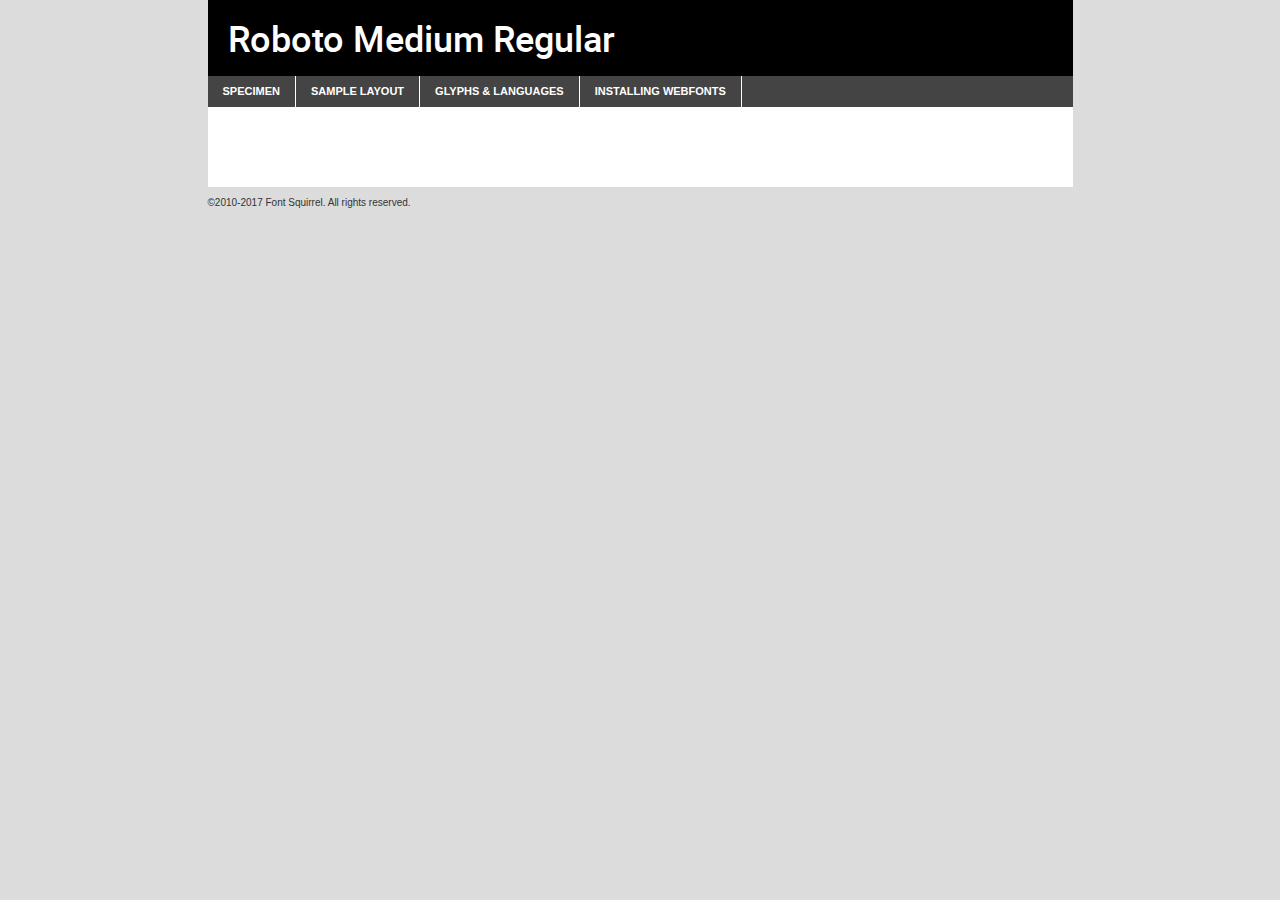
<file: webfontkit-20230706-023037/roboto-medium-demo.html>
<!DOCTYPE html PUBLIC "-//W3C//DTD XHTML 1.0 Transitional//EN"
        "http://www.w3.org/TR/xhtml1/DTD/xhtml1-transitional.dtd">

<html xmlns="http://www.w3.org/1999/xhtml" xml:lang="en" lang="en">
<head>
    <meta http-equiv="Content-Type" content="text/html; charset=utf-8"/>
    <script src="http://ajax.googleapis.com/ajax/libs/jquery/1.7.2/jquery.min.js" type="text/javascript" charset="utf-8"></script>
    <script type="text/javascript">
		(function($) {
			$.fn.easyTabs = function(option) {
				var param = jQuery.extend({ fadeSpeed: 'fast', defaultContent: 1, activeClass: 'active' }, option);
				$(this).each(function() {
					var thisId = '#' + this.id;
					if ( param.defaultContent == '' )
					{
						param.defaultContent = 1;
					}
					if ( typeof param.defaultContent == 'number' )
					{
						var defaultTab = $(thisId + ' .tabs li:eq(' + (param.defaultContent - 1) + ') a').attr('href').substr(1);
					}
					else
					{
						var defaultTab = param.defaultContent;
					}
					$(thisId + ' .tabs li a').each(function() {
						var tabToHide = $(this).attr('href').substr(1);
						$('#' + tabToHide).addClass('easytabs-tab-content');
					});
					hideAll();
					changeContent(defaultTab);

					function hideAll() {$(thisId + ' .easytabs-tab-content').hide();}

					function changeContent(tabId)
					{
						hideAll();
						$(thisId + ' .tabs li').removeClass(param.activeClass);
						$(thisId + ' .tabs li a[href=#' + tabId + ']').closest('li').addClass(param.activeClass);
						if ( param.fadeSpeed != 'none' )
						{
							$(thisId + ' #' + tabId).fadeIn(param.fadeSpeed);
						}
						else
						{
							$(thisId + ' #' + tabId).show();
						}
					}

					$(thisId + ' .tabs li').click(function() {
						var tabId = $(this).find('a').attr('href').substr(1);
						changeContent(tabId);
						return false;
					});
				});
			}
		})(jQuery);
    </script>
    <link rel="stylesheet" href="specimen_files/specimen_stylesheet.css" type="text/css" charset="utf-8"/>
    <link rel="stylesheet" href="stylesheet.css" type="text/css" charset="utf-8"/>

    <style type="text/css">
        		body {
			font-family: 'robotomedium';
        		}

            </style>

    <title>Roboto Medium Regular Specimen</title>


    <script type="text/javascript" charset="utf-8">
		$(document).ready(function() {
			$('#container').easyTabs({ defaultContent: 1 });
		});
    </script>
</head>

<body>
<div id="container">
    <div id="header">
		Roboto Medium Regular    </div>
    <ul class="tabs">
        <li><a href="#specimen">Specimen</a></li>
        <li><a href="#layout">Sample Layout</a></li>
		        <li><a href="#glyphs">Glyphs &amp; Languages</a></li>
        <li><a href="#installing">Installing Webfonts</a></li>

    </ul>

    <div id="main_content">


        <div id="specimen">

            <div class="section">
                <div class="grid12 firstcol">
                    <div class="huge">AaBb</div>
                </div>
            </div>

            <div class="section">
                <div class="glyph_range">A&#x200B;B&#x200b;C&#x200b;D&#x200b;E&#x200b;F&#x200b;G&#x200b;H&#x200b;I&#x200b;J&#x200b;K&#x200b;L&#x200b;M&#x200b;N&#x200b;O&#x200b;P&#x200b;Q&#x200b;R&#x200b;S&#x200b;T&#x200b;U&#x200b;V&#x200b;W&#x200b;X&#x200b;Y&#x200b;Z&#x200b;a&#x200b;b&#x200b;c&#x200b;d&#x200b;e&#x200b;f&#x200b;g&#x200b;h&#x200b;i&#x200b;j&#x200b;k&#x200b;l&#x200b;m&#x200b;n&#x200b;o&#x200b;p&#x200b;q&#x200b;r&#x200b;s&#x200b;t&#x200b;u&#x200b;v&#x200b;w&#x200b;x&#x200b;y&#x200b;z&#x200b;1&#x200b;2&#x200b;3&#x200b;4&#x200b;5&#x200b;6&#x200b;7&#x200b;8&#x200b;9&#x200b;0&#x200b;&amp;&#x200b;.&#x200b;,&#x200b;?&#x200b;!&#x200b;&#64;&#x200b;(&#x200b;)&#x200b;#&#x200b;$&#x200b;%&#x200b;*&#x200b;+&#x200b;-&#x200b;=&#x200b;:&#x200b;;</div>
            </div>
            <div class="section">
                <div class="grid12 firstcol">
                    <table class="sample_table">
                        <tr>
                            <td>10</td>
                            <td class="size10">abcdefghijklmnopqrstuvwxyzABCDEFGHIJKLMNOPQRSTUVWXYZ0123456789abcdefghijklmnopqrstuvwxyzABCDEFGHIJKLMNOPQRSTUVWXYZ0123456789abcdefghijklmnopqrstuvwxyzABCDEFGHIJKLMNOPQRSTUVWXYZ</td>
                        </tr>
                        <tr>
                            <td>11</td>
                            <td class="size11">abcdefghijklmnopqrstuvwxyzABCDEFGHIJKLMNOPQRSTUVWXYZ0123456789abcdefghijklmnopqrstuvwxyzABCDEFGHIJKLMNOPQRSTUVWXYZ0123456789abcdefghijklmnopqrstuvwxyzABCDEFGHIJKLMNOPQRSTUVWXYZ</td>
                        </tr>
                        <tr>
                            <td>12</td>
                            <td class="size12">abcdefghijklmnopqrstuvwxyzABCDEFGHIJKLMNOPQRSTUVWXYZ0123456789abcdefghijklmnopqrstuvwxyzABCDEFGHIJKLMNOPQRSTUVWXYZ0123456789abcdefghijklmnopqrstuvwxyzABCDEFGHIJKLMNOPQRSTUVWXYZ</td>
                        </tr>
                        <tr>
                            <td>13</td>
                            <td class="size13">abcdefghijklmnopqrstuvwxyzABCDEFGHIJKLMNOPQRSTUVWXYZ0123456789abcdefghijklmnopqrstuvwxyzABCDEFGHIJKLMNOPQRSTUVWXYZ0123456789abcdefghijklmnopqrstuvwxyzABCDEFGHIJKLMNOPQRSTUVWXYZ</td>
                        </tr>
                        <tr>
                            <td>14</td>
                            <td class="size14">abcdefghijklmnopqrstuvwxyzABCDEFGHIJKLMNOPQRSTUVWXYZ0123456789abcdefghijklmnopqrstuvwxyzABCDEFGHIJKLMNOPQRSTUVWXYZ0123456789abcdefghijklmnopqrstuvwxyzABCDEFGHIJKLMNOPQRSTUVWXYZ</td>
                        </tr>
                        <tr>
                            <td>16</td>
                            <td class="size16">abcdefghijklmnopqrstuvwxyzABCDEFGHIJKLMNOPQRSTUVWXYZ0123456789abcdefghijklmnopqrstuvwxyzABCDEFGHIJKLMNOPQRSTUVWXYZ</td>
                        </tr>
                        <tr>
                            <td>18</td>
                            <td class="size18">abcdefghijklmnopqrstuvwxyzABCDEFGHIJKLMNOPQRSTUVWXYZ0123456789abcdefghijklmnopqrstuvwxyzABCDEFGHIJKLMNOPQRSTUVWXYZ</td>
                        </tr>
                        <tr>
                            <td>20</td>
                            <td class="size20">abcdefghijklmnopqrstuvwxyzABCDEFGHIJKLMNOPQRSTUVWXYZ0123456789abcdefghijklmnopqrstuvwxyzABCDEFGHIJKLMNOPQRSTUVWXYZ</td>
                        </tr>
                        <tr>
                            <td>24</td>
                            <td class="size24">abcdefghijklmnopqrstuvwxyzABCDEFGHIJKLMNOPQRSTUVWXYZ0123456789abcdefghijklmnopqrstuvwxyzABCDEFGHIJKLMNOPQRSTUVWXYZ</td>
                        </tr>
                        <tr>
                            <td>30</td>
                            <td class="size30">abcdefghijklmnopqrstuvwxyzABCDEFGHIJKLMNOPQRSTUVWXYZ0123456789abcdefghijklmnopqrstuvwxyzABCDEFGHIJKLMNOPQRSTUVWXYZ</td>
                        </tr>
                        <tr>
                            <td>36</td>
                            <td class="size36">abcdefghijklmnopqrstuvwxyzABCDEFGHIJKLMNOPQRSTUVWXYZ0123456789abcdefghijklmnopqrstuvwxyzABCDEFGHIJKLMNOPQRSTUVWXYZ</td>
                        </tr>
                        <tr>
                            <td>48</td>
                            <td class="size48">abcdefghijklmnopqrstuvwxyzABCDEFGHIJKLMNOPQRSTUVWXYZ0123456789abcdefghijklmnopqrstuvwxyzABCDEFGHIJKLMNOPQRSTUVWXYZ</td>
                        </tr>
                        <tr>
                            <td>60</td>
                            <td class="size60">abcdefghijklmnopqrstuvwxyzABCDEFGHIJKLMNOPQRSTUVWXYZ0123456789abcdefghijklmnopqrstuvwxyzABCDEFGHIJKLMNOPQRSTUVWXYZ</td>
                        </tr>
                        <tr>
                            <td>72</td>
                            <td class="size72">abcdefghijklmnopqrstuvwxyzABCDEFGHIJKLMNOPQRSTUVWXYZ0123456789abcdefghijklmnopqrstuvwxyzABCDEFGHIJKLMNOPQRSTUVWXYZ</td>
                        </tr>
                        <tr>
                            <td>90</td>
                            <td class="size90">abcdefghijklmnopqrstuvwxyzABCDEFGHIJKLMNOPQRSTUVWXYZ0123456789abcdefghijklmnopqrstuvwxyzABCDEFGHIJKLMNOPQRSTUVWXYZ</td>
                        </tr>
                    </table>

                </div>

            </div>


            <div class="section" id="bodycomparison">


                <div id="xheight">
                    <div class="fontbody">&#x25FC;&#x25FC;&#x25FC;&#x25FC;&#x25FC;&#x25FC;&#x25FC;&#x25FC;&#x25FC;&#x25FC;&#x25FC;&#x25FC;&#x25FC;&#x25FC;&#x25FC;&#x25FC;&#x25FC;&#x25FC;&#x25FC;&#x25FC;&#x25FC;&#x25FC;&#x25FC;&#x25FC;&#x25FC;&#x25FC;&#x25FC;&#x25FC;&#x25FC;&#x25FC;&#x25FC;&#x25FC;&#x25FC;&#x25FC;&#x25FC;&#x25FC;&#x25FC;&#x25FC;&#x25FC;&#x25FC;&#x25FC;&#x25FC;&#x25FC;&#x25FC;&#x25FC;&#x25FC;&#x25FC;&#x25FC;&#x25FC;&#x25FC;&#x25FC;&#x25FC;&#x25FC;&#x25FC;&#x25FC;&#x25FC;&#x25FC;&#x25FC;&#x25FC;&#x25FC;&#x25FC;&#x25FC;&#x25FC;&#x25FC;&#x25FC;&#x25FC;&#x25FC;&#x25FC;&#x25FC;&#x25FC;&#x25FC;&#x25FC;&#x25FC;&#x25FC;&#x25FC;&#x25FC;&#x25FC;&#x25FC;&#x25FC;&#x25FC;&#x25FC;&#x25FC;&#x25FC;&#x25FC;&#x25FC;&#x25FC;&#x25FC;&#x25FC;&#x25FC;&#x25FC;&#x25FC;&#x25FC;&#x25FC;&#x25FC;&#x25FC;&#x25FC;&#x25FC;&#x25FC;&#x25FC;body</div>
                    <div class="arialbody">body</div>
                    <div class="verdanabody">body</div>
                    <div class="georgiabody">body</div>
                </div>
                <div class="fontbody" style="z-index:1">
                    body<span>Roboto Medium Regular</span>
                </div>
                <div class="arialbody" style="z-index:1">
                    body<span>Arial</span>
                </div>
                <div class="verdanabody" style="z-index:1">
                    body<span>Verdana</span>
                </div>
                <div class="georgiabody" style="z-index:1">
                    body<span>Georgia</span>
                </div>


            </div>


            <div class="section psample psample_row1" id="">

                <div class="grid2 firstcol">
                    <p class="size10"><span>10.</span>Aenean lacinia bibendum nulla sed consectetur. Fusce dapibus, tellus ac cursus commodo, tortor mauris condimentum nibh, ut fermentum massa justo sit amet risus. Nullam id dolor id nibh ultricies vehicula ut id elit. Cum sociis natoque penatibus et magnis dis parturient montes, nascetur ridiculus mus. Nulla vitae elit libero, a pharetra augue.</p>

                </div>
                <div class="grid3">
                    <p class="size11"><span>11.</span>Aenean lacinia bibendum nulla sed consectetur. Fusce dapibus, tellus ac cursus commodo, tortor mauris condimentum nibh, ut fermentum massa justo sit amet risus. Nullam id dolor id nibh ultricies vehicula ut id elit. Cum sociis natoque penatibus et magnis dis parturient montes, nascetur ridiculus mus. Nulla vitae elit libero, a pharetra augue.</p>

                </div>
                <div class="grid3">
                    <p class="size12"><span>12.</span>Aenean lacinia bibendum nulla sed consectetur. Fusce dapibus, tellus ac cursus commodo, tortor mauris condimentum nibh, ut fermentum massa justo sit amet risus. Nullam id dolor id nibh ultricies vehicula ut id elit. Cum sociis natoque penatibus et magnis dis parturient montes, nascetur ridiculus mus. Nulla vitae elit libero, a pharetra augue.</p>

                </div>
                <div class="grid4">
                    <p class="size13"><span>13.</span>Aenean lacinia bibendum nulla sed consectetur. Fusce dapibus, tellus ac cursus commodo, tortor mauris condimentum nibh, ut fermentum massa justo sit amet risus. Nullam id dolor id nibh ultricies vehicula ut id elit. Cum sociis natoque penatibus et magnis dis parturient montes, nascetur ridiculus mus. Nulla vitae elit libero, a pharetra augue.</p>

                </div>
                <div class="white_blend"></div>

            </div>
            <div class="section psample psample_row2" id="">
                <div class="grid3 firstcol">
                    <p class="size14"><span>14.</span>Aenean lacinia bibendum nulla sed consectetur. Fusce dapibus, tellus ac cursus commodo, tortor mauris condimentum nibh, ut fermentum massa justo sit amet risus. Nullam id dolor id nibh ultricies vehicula ut id elit. Cum sociis natoque penatibus et magnis dis parturient montes, nascetur ridiculus mus. Nulla vitae elit libero, a pharetra augue.</p>

                </div>
                <div class="grid4">
                    <p class="size16"><span>16.</span>Aenean lacinia bibendum nulla sed consectetur. Fusce dapibus, tellus ac cursus commodo, tortor mauris condimentum nibh, ut fermentum massa justo sit amet risus. Nullam id dolor id nibh ultricies vehicula ut id elit. Cum sociis natoque penatibus et magnis dis parturient montes, nascetur ridiculus mus. Nulla vitae elit libero, a pharetra augue.</p>

                </div>
                <div class="grid5">
                    <p class="size18"><span>18.</span>Aenean lacinia bibendum nulla sed consectetur. Fusce dapibus, tellus ac cursus commodo, tortor mauris condimentum nibh, ut fermentum massa justo sit amet risus. Nullam id dolor id nibh ultricies vehicula ut id elit. Cum sociis natoque penatibus et magnis dis parturient montes, nascetur ridiculus mus. Nulla vitae elit libero, a pharetra augue.</p>

                </div>

                <div class="white_blend"></div>

            </div>

            <div class="section psample psample_row3" id="">
                <div class="grid5 firstcol">
                    <p class="size20"><span>20.</span>Aenean lacinia bibendum nulla sed consectetur. Fusce dapibus, tellus ac cursus commodo, tortor mauris condimentum nibh, ut fermentum massa justo sit amet risus. Nullam id dolor id nibh ultricies vehicula ut id elit. Cum sociis natoque penatibus et magnis dis parturient montes, nascetur ridiculus mus. Nulla vitae elit libero, a pharetra augue.</p>
                </div>
                <div class="grid7">
                    <p class="size24"><span>24.</span>Aenean lacinia bibendum nulla sed consectetur. Fusce dapibus, tellus ac cursus commodo, tortor mauris condimentum nibh, ut fermentum massa justo sit amet risus. Nullam id dolor id nibh ultricies vehicula ut id elit. Cum sociis natoque penatibus et magnis dis parturient montes, nascetur ridiculus mus. Nulla vitae elit libero, a pharetra augue.</p>
                </div>

                <div class="white_blend"></div>

            </div>

            <div class="section psample psample_row4" id="">
                <div class="grid12 firstcol">
                    <p class="size30"><span>30.</span>Aenean lacinia bibendum nulla sed consectetur. Fusce dapibus, tellus ac cursus commodo, tortor mauris condimentum nibh, ut fermentum massa justo sit amet risus. Nullam id dolor id nibh ultricies vehicula ut id elit. Cum sociis natoque penatibus et magnis dis parturient montes, nascetur ridiculus mus. Nulla vitae elit libero, a pharetra augue.</p>
                </div>
                <div class="white_blend"></div>

            </div>


            <div class="section psample psample_row1 fullreverse">
                <div class="grid2 firstcol">
                    <p class="size10"><span>10.</span>Aenean lacinia bibendum nulla sed consectetur. Fusce dapibus, tellus ac cursus commodo, tortor mauris condimentum nibh, ut fermentum massa justo sit amet risus. Nullam id dolor id nibh ultricies vehicula ut id elit. Cum sociis natoque penatibus et magnis dis parturient montes, nascetur ridiculus mus. Nulla vitae elit libero, a pharetra augue.</p>

                </div>
                <div class="grid3">
                    <p class="size11"><span>11.</span>Aenean lacinia bibendum nulla sed consectetur. Fusce dapibus, tellus ac cursus commodo, tortor mauris condimentum nibh, ut fermentum massa justo sit amet risus. Nullam id dolor id nibh ultricies vehicula ut id elit. Cum sociis natoque penatibus et magnis dis parturient montes, nascetur ridiculus mus. Nulla vitae elit libero, a pharetra augue.</p>

                </div>
                <div class="grid3">
                    <p class="size12"><span>12.</span>Aenean lacinia bibendum nulla sed consectetur. Fusce dapibus, tellus ac cursus commodo, tortor mauris condimentum nibh, ut fermentum massa justo sit amet risus. Nullam id dolor id nibh ultricies vehicula ut id elit. Cum sociis natoque penatibus et magnis dis parturient montes, nascetur ridiculus mus. Nulla vitae elit libero, a pharetra augue.</p>

                </div>
                <div class="grid4">
                    <p class="size13"><span>13.</span>Aenean lacinia bibendum nulla sed consectetur. Fusce dapibus, tellus ac cursus commodo, tortor mauris condimentum nibh, ut fermentum massa justo sit amet risus. Nullam id dolor id nibh ultricies vehicula ut id elit. Cum sociis natoque penatibus et magnis dis parturient montes, nascetur ridiculus mus. Nulla vitae elit libero, a pharetra augue.</p>

                </div>
                <div class="black_blend"></div>

            </div>

            <div class="section psample psample_row2 fullreverse">
                <div class="grid3 firstcol">
                    <p class="size14"><span>14.</span>Aenean lacinia bibendum nulla sed consectetur. Fusce dapibus, tellus ac cursus commodo, tortor mauris condimentum nibh, ut fermentum massa justo sit amet risus. Nullam id dolor id nibh ultricies vehicula ut id elit. Cum sociis natoque penatibus et magnis dis parturient montes, nascetur ridiculus mus. Nulla vitae elit libero, a pharetra augue.</p>

                </div>
                <div class="grid4">
                    <p class="size16"><span>16.</span>Aenean lacinia bibendum nulla sed consectetur. Fusce dapibus, tellus ac cursus commodo, tortor mauris condimentum nibh, ut fermentum massa justo sit amet risus. Nullam id dolor id nibh ultricies vehicula ut id elit. Cum sociis natoque penatibus et magnis dis parturient montes, nascetur ridiculus mus. Nulla vitae elit libero, a pharetra augue.</p>

                </div>
                <div class="grid5">
                    <p class="size18"><span>18.</span>Aenean lacinia bibendum nulla sed consectetur. Fusce dapibus, tellus ac cursus commodo, tortor mauris condimentum nibh, ut fermentum massa justo sit amet risus. Nullam id dolor id nibh ultricies vehicula ut id elit. Cum sociis natoque penatibus et magnis dis parturient montes, nascetur ridiculus mus. Nulla vitae elit libero, a pharetra augue.</p>

                </div>
                <div class="black_blend"></div>

            </div>

            <div class="section psample fullreverse psample_row3" id="">
                <div class="grid5 firstcol">
                    <p class="size20"><span>20.</span>Aenean lacinia bibendum nulla sed consectetur. Fusce dapibus, tellus ac cursus commodo, tortor mauris condimentum nibh, ut fermentum massa justo sit amet risus. Nullam id dolor id nibh ultricies vehicula ut id elit. Cum sociis natoque penatibus et magnis dis parturient montes, nascetur ridiculus mus. Nulla vitae elit libero, a pharetra augue.</p>
                </div>
                <div class="grid7">
                    <p class="size24"><span>24.</span>Aenean lacinia bibendum nulla sed consectetur. Fusce dapibus, tellus ac cursus commodo, tortor mauris condimentum nibh, ut fermentum massa justo sit amet risus. Nullam id dolor id nibh ultricies vehicula ut id elit. Cum sociis natoque penatibus et magnis dis parturient montes, nascetur ridiculus mus. Nulla vitae elit libero, a pharetra augue.</p>
                </div>

                <div class="black_blend"></div>

            </div>

            <div class="section psample fullreverse psample_row4" id="" style="border-bottom: 20px #000 solid;">
                <div class="grid12 firstcol">
                    <p class="size30"><span>30.</span>Aenean lacinia bibendum nulla sed consectetur. Fusce dapibus, tellus ac cursus commodo, tortor mauris condimentum nibh, ut fermentum massa justo sit amet risus. Nullam id dolor id nibh ultricies vehicula ut id elit. Cum sociis natoque penatibus et magnis dis parturient montes, nascetur ridiculus mus. Nulla vitae elit libero, a pharetra augue.</p>
                </div>
                <div class="black_blend"></div>

            </div>


        </div>

        <div id="layout">

            <div class="section">

                <div class="grid12 firstcol">
                    <h1>Lorem Ipsum Dolor</h1>
                    <h2>Etiam porta sem malesuada magna mollis euismod</h2>

                    <p class="byline">By <a href="#link">Aenean Lacinia</a></p>
                </div>
            </div>
            <div class="section">
                <div class="grid8 firstcol">
                    <p class="large">Donec sed odio dui. Morbi leo risus, porta ac consectetur ac, vestibulum at eros. Fusce dapibus, tellus ac cursus commodo, tortor mauris condimentum nibh, ut fermentum massa justo sit amet risus. </p>


                    <h3>Pellentesque ornare sem</h3>

                    <p>Maecenas sed diam eget risus varius blandit sit amet non magna. Maecenas faucibus mollis interdum. Donec ullamcorper nulla non metus auctor fringilla. Nullam id dolor id nibh ultricies vehicula ut id elit. Nullam id dolor id nibh ultricies vehicula ut id elit. </p>

                    <p>Aenean eu leo quam. Pellentesque ornare sem lacinia quam venenatis vestibulum. Lorem ipsum dolor sit amet, consectetur adipiscing elit. Cum sociis natoque penatibus et magnis dis parturient montes, nascetur ridiculus mus. </p>

                    <p>Nulla vitae elit libero, a pharetra augue. Praesent commodo cursus magna, vel scelerisque nisl consectetur et. Aenean lacinia bibendum nulla sed consectetur. </p>

                    <p>Nullam quis risus eget urna mollis ornare vel eu leo. Nullam quis risus eget urna mollis ornare vel eu leo. Maecenas sed diam eget risus varius blandit sit amet non magna. Donec ullamcorper nulla non metus auctor fringilla. </p>

                    <h3>Cras mattis consectetur</h3>

                    <p>Aenean eu leo quam. Pellentesque ornare sem lacinia quam venenatis vestibulum. Aenean lacinia bibendum nulla sed consectetur. Integer posuere erat a ante venenatis dapibus posuere velit aliquet. Cras mattis consectetur purus sit amet fermentum. </p>

                    <p>Nullam id dolor id nibh ultricies vehicula ut id elit. Nullam quis risus eget urna mollis ornare vel eu leo. Cras mattis consectetur purus sit amet fermentum.</p>
                </div>

                <div class="grid4 sidebar">

                    <div class="box reverse">
                        <p class="last">Nullam quis risus eget urna mollis ornare vel eu leo. Donec ullamcorper nulla non metus auctor fringilla. Cras mattis consectetur purus sit amet fermentum. Sed posuere consectetur est at lobortis. Lorem ipsum dolor sit amet, consectetur adipiscing elit. </p>
                    </div>

                    <p class="caption">Maecenas sed diam eget risus varius.</p>

                    <p>Vestibulum id ligula porta felis euismod semper. Integer posuere erat a ante venenatis dapibus posuere velit aliquet. Vestibulum id ligula porta felis euismod semper. Sed posuere consectetur est at lobortis. Maecenas sed diam eget risus varius blandit sit amet non magna. Fusce dapibus, tellus ac cursus commodo, tortor mauris condimentum nibh, ut fermentum massa justo sit amet risus. </p>


                    <p>Duis mollis, est non commodo luctus, nisi erat porttitor ligula, eget lacinia odio sem nec elit. Aenean lacinia bibendum nulla sed consectetur. Vivamus sagittis lacus vel augue laoreet rutrum faucibus dolor auctor. Aenean lacinia bibendum nulla sed consectetur. Nullam quis risus eget urna mollis ornare vel eu leo. </p>

                    <p>Praesent commodo cursus magna, vel scelerisque nisl consectetur et. Donec ullamcorper nulla non metus auctor fringilla. Maecenas faucibus mollis interdum. Fusce dapibus, tellus ac cursus commodo, tortor mauris condimentum nibh, ut fermentum massa justo sit amet risus. </p>

                </div>
            </div>

        </div>


		

        <div id="glyphs">
            <div class="section">
                <div class="grid12 firstcol">

                    <h1>Language Support</h1>
                    <p>The subset of Roboto Medium Regular in this kit supports the following languages:<br/>

						Albanian, Basque, Breton, Chamorro, Danish, Dutch, English, Faroese, Finnish, French, Frisian, Galician, German, Icelandic, Italian, Malagasy, Norwegian, Portuguese, Spanish, Alsatian, Aragonese, Arapaho, Arrernte, Asturian, Aymara, Bislama, Cebuano, Corsican, Fijian, French_creole, Genoese, Gilbertese, Greenlandic, Haitian_creole, Hiligaynon, Hmong, Hopi, Ibanag, Iloko_ilokano, Indonesian, Interglossa_glosa, Interlingua, Irish_gaelic, Jerriais, Lojban, Lombard, Luxembourgeois, Manx, Mohawk, Norfolk_pitcairnese, Occitan, Oromo, Pangasinan, Papiamento, Piedmontese, Potawatomi, Rhaeto-romance, Romansh, Rotokas, Sami_lule, Samoan, Sardinian, Scots_gaelic, Seychelles_creole, Shona, Sicilian, Somali, Southern_ndebele, Swahili, Swati_swazi, Tagalog_filipino_pilipino, Tetum, Tok_pisin, Uyghur_latinized, Volapuk, Walloon, Warlpiri, Xhosa, Yapese, Zulu, Latinbasic, Ubasic, Demo                    </p>
                    <h1>Glyph Chart</h1>
                    <p>The subset of Roboto Medium Regular in this kit includes all the glyphs listed below. Unicode entities are included above each glyph to help you insert individual characters into your layout.</p>
                    <div id="glyph_chart">

																																	                                <div><p>&amp;#2;</p>&#2;</div>
																				                                <div><p>&amp;#13;</p>&#13;</div>
																				                                <div><p>&amp;#32;</p>&#32;</div>
																				                                <div><p>&amp;#33;</p>&#33;</div>
																				                                <div><p>&amp;#34;</p>&#34;</div>
																				                                <div><p>&amp;#35;</p>&#35;</div>
																				                                <div><p>&amp;#36;</p>&#36;</div>
																				                                <div><p>&amp;#37;</p>&#37;</div>
																				                                <div><p>&amp;#38;</p>&#38;</div>
																				                                <div><p>&amp;#39;</p>&#39;</div>
																				                                <div><p>&amp;#40;</p>&#40;</div>
																				                                <div><p>&amp;#41;</p>&#41;</div>
																				                                <div><p>&amp;#42;</p>&#42;</div>
																				                                <div><p>&amp;#43;</p>&#43;</div>
																				                                <div><p>&amp;#44;</p>&#44;</div>
																				                                <div><p>&amp;#45;</p>&#45;</div>
																				                                <div><p>&amp;#46;</p>&#46;</div>
																				                                <div><p>&amp;#47;</p>&#47;</div>
																				                                <div><p>&amp;#48;</p>&#48;</div>
																				                                <div><p>&amp;#49;</p>&#49;</div>
																				                                <div><p>&amp;#50;</p>&#50;</div>
																				                                <div><p>&amp;#51;</p>&#51;</div>
																				                                <div><p>&amp;#52;</p>&#52;</div>
																				                                <div><p>&amp;#53;</p>&#53;</div>
																				                                <div><p>&amp;#54;</p>&#54;</div>
																				                                <div><p>&amp;#55;</p>&#55;</div>
																				                                <div><p>&amp;#56;</p>&#56;</div>
																				                                <div><p>&amp;#57;</p>&#57;</div>
																				                                <div><p>&amp;#58;</p>&#58;</div>
																				                                <div><p>&amp;#59;</p>&#59;</div>
																				                                <div><p>&amp;#60;</p>&#60;</div>
																				                                <div><p>&amp;#61;</p>&#61;</div>
																				                                <div><p>&amp;#62;</p>&#62;</div>
																				                                <div><p>&amp;#63;</p>&#63;</div>
																				                                <div><p>&amp;#64;</p>&#64;</div>
																				                                <div><p>&amp;#65;</p>&#65;</div>
																				                                <div><p>&amp;#66;</p>&#66;</div>
																				                                <div><p>&amp;#67;</p>&#67;</div>
																				                                <div><p>&amp;#68;</p>&#68;</div>
																				                                <div><p>&amp;#69;</p>&#69;</div>
																				                                <div><p>&amp;#70;</p>&#70;</div>
																				                                <div><p>&amp;#71;</p>&#71;</div>
																				                                <div><p>&amp;#72;</p>&#72;</div>
																				                                <div><p>&amp;#73;</p>&#73;</div>
																				                                <div><p>&amp;#74;</p>&#74;</div>
																				                                <div><p>&amp;#75;</p>&#75;</div>
																				                                <div><p>&amp;#76;</p>&#76;</div>
																				                                <div><p>&amp;#77;</p>&#77;</div>
																				                                <div><p>&amp;#78;</p>&#78;</div>
																				                                <div><p>&amp;#79;</p>&#79;</div>
																				                                <div><p>&amp;#80;</p>&#80;</div>
																				                                <div><p>&amp;#81;</p>&#81;</div>
																				                                <div><p>&amp;#82;</p>&#82;</div>
																				                                <div><p>&amp;#83;</p>&#83;</div>
																				                                <div><p>&amp;#84;</p>&#84;</div>
																				                                <div><p>&amp;#85;</p>&#85;</div>
																				                                <div><p>&amp;#86;</p>&#86;</div>
																				                                <div><p>&amp;#87;</p>&#87;</div>
																				                                <div><p>&amp;#88;</p>&#88;</div>
																				                                <div><p>&amp;#89;</p>&#89;</div>
																				                                <div><p>&amp;#90;</p>&#90;</div>
																				                                <div><p>&amp;#91;</p>&#91;</div>
																				                                <div><p>&amp;#92;</p>&#92;</div>
																				                                <div><p>&amp;#93;</p>&#93;</div>
																				                                <div><p>&amp;#94;</p>&#94;</div>
																				                                <div><p>&amp;#95;</p>&#95;</div>
																				                                <div><p>&amp;#96;</p>&#96;</div>
																				                                <div><p>&amp;#97;</p>&#97;</div>
																				                                <div><p>&amp;#98;</p>&#98;</div>
																				                                <div><p>&amp;#99;</p>&#99;</div>
																				                                <div><p>&amp;#100;</p>&#100;</div>
																				                                <div><p>&amp;#101;</p>&#101;</div>
																				                                <div><p>&amp;#102;</p>&#102;</div>
																				                                <div><p>&amp;#103;</p>&#103;</div>
																				                                <div><p>&amp;#104;</p>&#104;</div>
																				                                <div><p>&amp;#105;</p>&#105;</div>
																				                                <div><p>&amp;#106;</p>&#106;</div>
																				                                <div><p>&amp;#107;</p>&#107;</div>
																				                                <div><p>&amp;#108;</p>&#108;</div>
																				                                <div><p>&amp;#109;</p>&#109;</div>
																				                                <div><p>&amp;#110;</p>&#110;</div>
																				                                <div><p>&amp;#111;</p>&#111;</div>
																				                                <div><p>&amp;#112;</p>&#112;</div>
																				                                <div><p>&amp;#113;</p>&#113;</div>
																				                                <div><p>&amp;#114;</p>&#114;</div>
																				                                <div><p>&amp;#115;</p>&#115;</div>
																				                                <div><p>&amp;#116;</p>&#116;</div>
																				                                <div><p>&amp;#117;</p>&#117;</div>
																				                                <div><p>&amp;#118;</p>&#118;</div>
																				                                <div><p>&amp;#119;</p>&#119;</div>
																				                                <div><p>&amp;#120;</p>&#120;</div>
																				                                <div><p>&amp;#121;</p>&#121;</div>
																				                                <div><p>&amp;#122;</p>&#122;</div>
																				                                <div><p>&amp;#123;</p>&#123;</div>
																				                                <div><p>&amp;#124;</p>&#124;</div>
																				                                <div><p>&amp;#125;</p>&#125;</div>
																				                                <div><p>&amp;#126;</p>&#126;</div>
																				                                <div><p>&amp;#160;</p>&#160;</div>
																				                                <div><p>&amp;#161;</p>&#161;</div>
																				                                <div><p>&amp;#162;</p>&#162;</div>
																				                                <div><p>&amp;#163;</p>&#163;</div>
																				                                <div><p>&amp;#164;</p>&#164;</div>
																				                                <div><p>&amp;#165;</p>&#165;</div>
																				                                <div><p>&amp;#166;</p>&#166;</div>
																				                                <div><p>&amp;#167;</p>&#167;</div>
																				                                <div><p>&amp;#168;</p>&#168;</div>
																				                                <div><p>&amp;#169;</p>&#169;</div>
																				                                <div><p>&amp;#170;</p>&#170;</div>
																				                                <div><p>&amp;#171;</p>&#171;</div>
																				                                <div><p>&amp;#172;</p>&#172;</div>
																				                                <div><p>&amp;#173;</p>&#173;</div>
																				                                <div><p>&amp;#174;</p>&#174;</div>
																				                                <div><p>&amp;#175;</p>&#175;</div>
																				                                <div><p>&amp;#176;</p>&#176;</div>
																				                                <div><p>&amp;#177;</p>&#177;</div>
																				                                <div><p>&amp;#178;</p>&#178;</div>
																				                                <div><p>&amp;#179;</p>&#179;</div>
																				                                <div><p>&amp;#180;</p>&#180;</div>
																				                                <div><p>&amp;#181;</p>&#181;</div>
																				                                <div><p>&amp;#182;</p>&#182;</div>
																				                                <div><p>&amp;#183;</p>&#183;</div>
																				                                <div><p>&amp;#184;</p>&#184;</div>
																				                                <div><p>&amp;#185;</p>&#185;</div>
																				                                <div><p>&amp;#186;</p>&#186;</div>
																				                                <div><p>&amp;#187;</p>&#187;</div>
																				                                <div><p>&amp;#188;</p>&#188;</div>
																				                                <div><p>&amp;#189;</p>&#189;</div>
																				                                <div><p>&amp;#190;</p>&#190;</div>
																				                                <div><p>&amp;#191;</p>&#191;</div>
																				                                <div><p>&amp;#192;</p>&#192;</div>
																				                                <div><p>&amp;#193;</p>&#193;</div>
																				                                <div><p>&amp;#194;</p>&#194;</div>
																				                                <div><p>&amp;#195;</p>&#195;</div>
																				                                <div><p>&amp;#196;</p>&#196;</div>
																				                                <div><p>&amp;#197;</p>&#197;</div>
																				                                <div><p>&amp;#198;</p>&#198;</div>
																				                                <div><p>&amp;#199;</p>&#199;</div>
																				                                <div><p>&amp;#200;</p>&#200;</div>
																				                                <div><p>&amp;#201;</p>&#201;</div>
																				                                <div><p>&amp;#202;</p>&#202;</div>
																				                                <div><p>&amp;#203;</p>&#203;</div>
																				                                <div><p>&amp;#204;</p>&#204;</div>
																				                                <div><p>&amp;#205;</p>&#205;</div>
																				                                <div><p>&amp;#206;</p>&#206;</div>
																				                                <div><p>&amp;#207;</p>&#207;</div>
																				                                <div><p>&amp;#208;</p>&#208;</div>
																				                                <div><p>&amp;#209;</p>&#209;</div>
																				                                <div><p>&amp;#210;</p>&#210;</div>
																				                                <div><p>&amp;#211;</p>&#211;</div>
																				                                <div><p>&amp;#212;</p>&#212;</div>
																				                                <div><p>&amp;#213;</p>&#213;</div>
																				                                <div><p>&amp;#214;</p>&#214;</div>
																				                                <div><p>&amp;#215;</p>&#215;</div>
																				                                <div><p>&amp;#216;</p>&#216;</div>
																				                                <div><p>&amp;#217;</p>&#217;</div>
																				                                <div><p>&amp;#218;</p>&#218;</div>
																				                                <div><p>&amp;#219;</p>&#219;</div>
																				                                <div><p>&amp;#220;</p>&#220;</div>
																				                                <div><p>&amp;#221;</p>&#221;</div>
																				                                <div><p>&amp;#222;</p>&#222;</div>
																				                                <div><p>&amp;#223;</p>&#223;</div>
																				                                <div><p>&amp;#224;</p>&#224;</div>
																				                                <div><p>&amp;#225;</p>&#225;</div>
																				                                <div><p>&amp;#226;</p>&#226;</div>
																				                                <div><p>&amp;#227;</p>&#227;</div>
																				                                <div><p>&amp;#228;</p>&#228;</div>
																				                                <div><p>&amp;#229;</p>&#229;</div>
																				                                <div><p>&amp;#230;</p>&#230;</div>
																				                                <div><p>&amp;#231;</p>&#231;</div>
																				                                <div><p>&amp;#232;</p>&#232;</div>
																				                                <div><p>&amp;#233;</p>&#233;</div>
																				                                <div><p>&amp;#234;</p>&#234;</div>
																				                                <div><p>&amp;#235;</p>&#235;</div>
																				                                <div><p>&amp;#236;</p>&#236;</div>
																				                                <div><p>&amp;#237;</p>&#237;</div>
																				                                <div><p>&amp;#238;</p>&#238;</div>
																				                                <div><p>&amp;#239;</p>&#239;</div>
																				                                <div><p>&amp;#240;</p>&#240;</div>
																				                                <div><p>&amp;#241;</p>&#241;</div>
																				                                <div><p>&amp;#242;</p>&#242;</div>
																				                                <div><p>&amp;#243;</p>&#243;</div>
																				                                <div><p>&amp;#244;</p>&#244;</div>
																				                                <div><p>&amp;#245;</p>&#245;</div>
																				                                <div><p>&amp;#246;</p>&#246;</div>
																				                                <div><p>&amp;#247;</p>&#247;</div>
																				                                <div><p>&amp;#248;</p>&#248;</div>
																				                                <div><p>&amp;#249;</p>&#249;</div>
																				                                <div><p>&amp;#250;</p>&#250;</div>
																				                                <div><p>&amp;#251;</p>&#251;</div>
																				                                <div><p>&amp;#252;</p>&#252;</div>
																				                                <div><p>&amp;#253;</p>&#253;</div>
																				                                <div><p>&amp;#254;</p>&#254;</div>
																				                                <div><p>&amp;#255;</p>&#255;</div>
																				                                <div><p>&amp;#338;</p>&#338;</div>
																				                                <div><p>&amp;#339;</p>&#339;</div>
																				                                <div><p>&amp;#376;</p>&#376;</div>
																				                                <div><p>&amp;#710;</p>&#710;</div>
																				                                <div><p>&amp;#732;</p>&#732;</div>
																				                                <div><p>&amp;#8192;</p>&#8192;</div>
																				                                <div><p>&amp;#8193;</p>&#8193;</div>
																				                                <div><p>&amp;#8194;</p>&#8194;</div>
																				                                <div><p>&amp;#8195;</p>&#8195;</div>
																				                                <div><p>&amp;#8196;</p>&#8196;</div>
																				                                <div><p>&amp;#8197;</p>&#8197;</div>
																				                                <div><p>&amp;#8198;</p>&#8198;</div>
																				                                <div><p>&amp;#8199;</p>&#8199;</div>
																				                                <div><p>&amp;#8200;</p>&#8200;</div>
																				                                <div><p>&amp;#8201;</p>&#8201;</div>
																				                                <div><p>&amp;#8202;</p>&#8202;</div>
																				                                <div><p>&amp;#8208;</p>&#8208;</div>
																				                                <div><p>&amp;#8209;</p>&#8209;</div>
																				                                <div><p>&amp;#8210;</p>&#8210;</div>
																				                                <div><p>&amp;#8211;</p>&#8211;</div>
																				                                <div><p>&amp;#8212;</p>&#8212;</div>
																				                                <div><p>&amp;#8216;</p>&#8216;</div>
																				                                <div><p>&amp;#8217;</p>&#8217;</div>
																				                                <div><p>&amp;#8218;</p>&#8218;</div>
																				                                <div><p>&amp;#8220;</p>&#8220;</div>
																				                                <div><p>&amp;#8221;</p>&#8221;</div>
																				                                <div><p>&amp;#8222;</p>&#8222;</div>
																				                                <div><p>&amp;#8226;</p>&#8226;</div>
																				                                <div><p>&amp;#8230;</p>&#8230;</div>
																				                                <div><p>&amp;#8239;</p>&#8239;</div>
																				                                <div><p>&amp;#8249;</p>&#8249;</div>
																				                                <div><p>&amp;#8250;</p>&#8250;</div>
																				                                <div><p>&amp;#8287;</p>&#8287;</div>
																				                                <div><p>&amp;#8364;</p>&#8364;</div>
																				                                <div><p>&amp;#8482;</p>&#8482;</div>
																				                                <div><p>&amp;#9724;</p>&#9724;</div>
																				                                <div><p>&amp;#64257;</p>&#64257;</div>
																				                                <div><p>&amp;#64258;</p>&#64258;</div>
																				                                <div><p>&amp;#64259;</p>&#64259;</div>
																				                                <div><p>&amp;#64260;</p>&#64260;</div>
																																                    </div>
                </div>


            </div>
        </div>


        <div id="specs">

        </div>

        <div id="installing">
            <div class="section">
                <div class="grid7 firstcol">
                    <h1>Installing Webfonts</h1>

                    <p>Webfonts are supported by all major browser platforms but not all in the same way. There are currently four different font formats that must be included in order to target all browsers. This includes TTF, WOFF, EOT and SVG.</p>

                    <h2>1. Upload your webfonts</h2>
                    <p>You must upload your webfont kit to your website. They should be in or near the same directory as your CSS files.</p>

                    <h2>2. Include the webfont stylesheet</h2>
                    <p>A special CSS @font-face declaration helps the various browsers select the appropriate font it needs without causing you a bunch of headaches. Learn more about this syntax by reading the <a href="https://www.fontspring.com/blog/further-hardening-of-the-bulletproof-syntax">Fontspring blog post</a> about it. The code for it is as follows:</p>


                    <code>
                        @font-face{
                        font-family: 'MyWebFont';
                        src: url('WebFont.eot');
                        src: url('WebFont.eot?#iefix') format('embedded-opentype'),
                        url('WebFont.woff') format('woff'),
                        url('WebFont.ttf') format('truetype'),
                        url('WebFont.svg#webfont') format('svg');
                        }
                    </code>

                    <p>We've already gone ahead and generated the code for you. All you have to do is link to the stylesheet in your HTML, like this:</p>
                    <code>&lt;link rel=&quot;stylesheet&quot; href=&quot;stylesheet.css&quot; type=&quot;text/css&quot; charset=&quot;utf-8&quot; /&gt;</code>

                    <h2>3. Modify your own stylesheet</h2>
                    <p>To take advantage of your new fonts, you must tell your stylesheet to use them. Look at the original @font-face declaration above and find the property called "font-family." The name linked there will be what you use to reference the font. Prepend that webfont name to the font stack in the "font-family" property, inside the selector you want to change. For example:</p>
                    <code>p { font-family: 'WebFont', Arial, sans-serif; }</code>

                    <h2>4. Test</h2>
                    <p>Getting webfonts to work cross-browser <em>can</em> be tricky. Use the information in the sidebar to help you if you find that fonts aren't loading in a particular browser.</p>
                </div>

                <div class="grid5 sidebar">
                    <div class="box">
                        <h2>Troubleshooting<br/>Font-Face Problems</h2>
                        <p>Having trouble getting your webfonts to load in your new website? Here are some tips to sort out what might be the problem.</p>

                        <h3>Fonts not showing in any browser</h3>

                        <p>This sounds like you need to work on the plumbing. You either did not upload the fonts to the correct directory, or you did not link the fonts properly in the CSS. If you've confirmed that all this is correct and you still have a problem, take a look at your .htaccess file and see if requests are getting intercepted.</p>

                        <h3>Fonts not loading in iPhone or iPad</h3>

                        <p>The most common problem here is that you are serving the fonts from an IIS server. IIS refuses to serve files that have unknown MIME types. If that is the case, you must set the MIME type for SVG to "image/svg+xml" in the server settings. Follow these instructions from Microsoft if you need help.</p>

                        <h3>Fonts not loading in Firefox</h3>

                        <p>The primary reason for this failure? You are still using a version Firefox older than 3.5. So upgrade already! If that isn't it, then you are very likely serving fonts from a different domain. Firefox requires that all font assets be served from the same domain. Lastly it is possible that you need to add WOFF to your list of MIME types (if you are serving via IIS.)</p>

                        <h3>Fonts not loading in IE</h3>

                        <p>Are you looking at Internet Explorer on an actual Windows machine or are you cheating by using a service like Adobe BrowserLab? Many of these screenshot services do not render @font-face for IE. Best to test it on a real machine.</p>

                        <h3>Fonts not loading in IE9</h3>

                        <p>IE9, like Firefox, requires that fonts be served from the same domain as the website. Make sure that is the case.</p>
                    </div>
                </div>
            </div>

        </div>

    </div>
    <div id="footer">
        <p>&copy;2010-2017 Font Squirrel. All rights reserved.</p>
    </div>
</div>
</body>
</html>
</file>
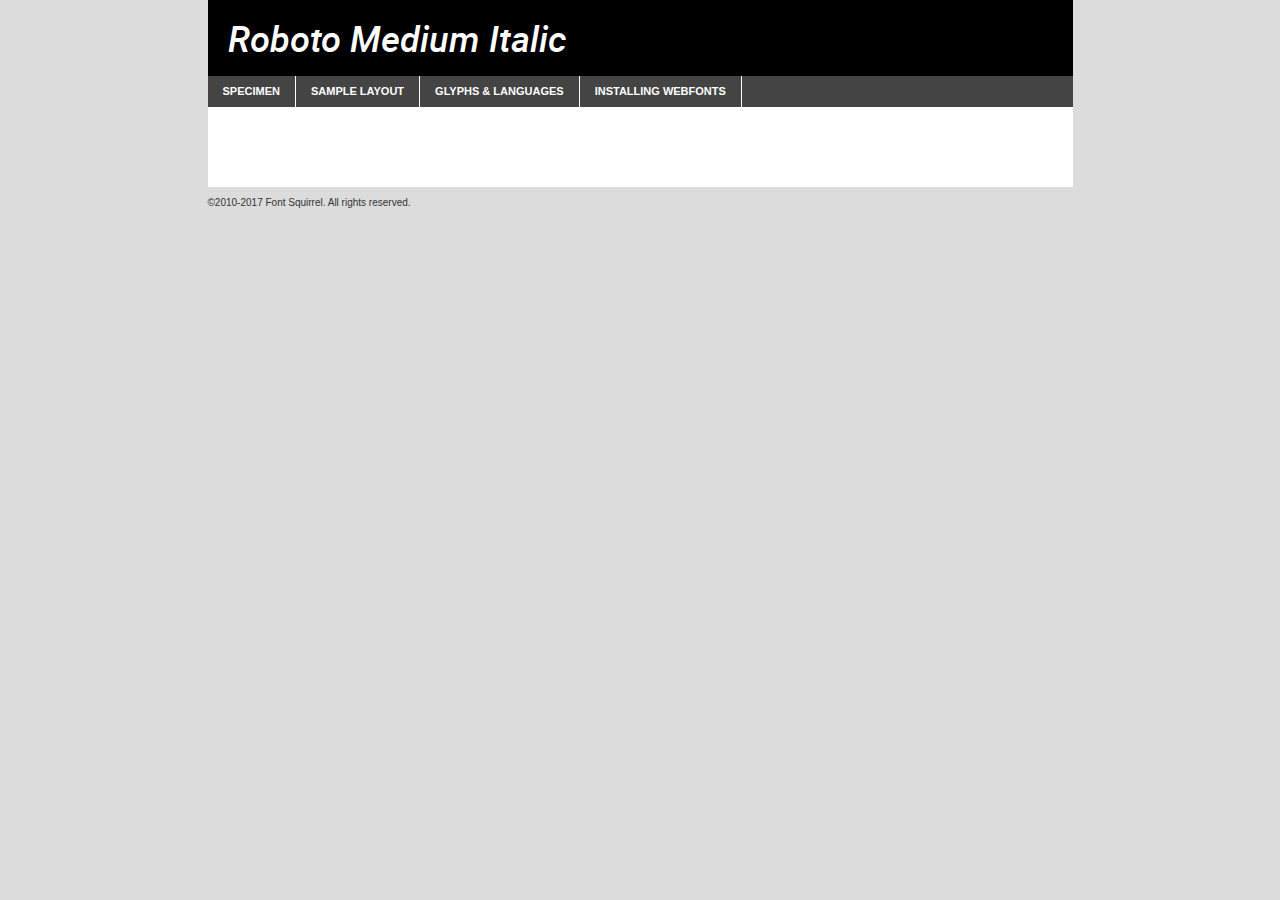
<file: webfontkit-20230706-023037/roboto-mediumitalic-demo.html>
<!DOCTYPE html PUBLIC "-//W3C//DTD XHTML 1.0 Transitional//EN"
        "http://www.w3.org/TR/xhtml1/DTD/xhtml1-transitional.dtd">

<html xmlns="http://www.w3.org/1999/xhtml" xml:lang="en" lang="en">
<head>
    <meta http-equiv="Content-Type" content="text/html; charset=utf-8"/>
    <script src="http://ajax.googleapis.com/ajax/libs/jquery/1.7.2/jquery.min.js" type="text/javascript" charset="utf-8"></script>
    <script type="text/javascript">
		(function($) {
			$.fn.easyTabs = function(option) {
				var param = jQuery.extend({ fadeSpeed: 'fast', defaultContent: 1, activeClass: 'active' }, option);
				$(this).each(function() {
					var thisId = '#' + this.id;
					if ( param.defaultContent == '' )
					{
						param.defaultContent = 1;
					}
					if ( typeof param.defaultContent == 'number' )
					{
						var defaultTab = $(thisId + ' .tabs li:eq(' + (param.defaultContent - 1) + ') a').attr('href').substr(1);
					}
					else
					{
						var defaultTab = param.defaultContent;
					}
					$(thisId + ' .tabs li a').each(function() {
						var tabToHide = $(this).attr('href').substr(1);
						$('#' + tabToHide).addClass('easytabs-tab-content');
					});
					hideAll();
					changeContent(defaultTab);

					function hideAll() {$(thisId + ' .easytabs-tab-content').hide();}

					function changeContent(tabId)
					{
						hideAll();
						$(thisId + ' .tabs li').removeClass(param.activeClass);
						$(thisId + ' .tabs li a[href=#' + tabId + ']').closest('li').addClass(param.activeClass);
						if ( param.fadeSpeed != 'none' )
						{
							$(thisId + ' #' + tabId).fadeIn(param.fadeSpeed);
						}
						else
						{
							$(thisId + ' #' + tabId).show();
						}
					}

					$(thisId + ' .tabs li').click(function() {
						var tabId = $(this).find('a').attr('href').substr(1);
						changeContent(tabId);
						return false;
					});
				});
			}
		})(jQuery);
    </script>
    <link rel="stylesheet" href="specimen_files/specimen_stylesheet.css" type="text/css" charset="utf-8"/>
    <link rel="stylesheet" href="stylesheet.css" type="text/css" charset="utf-8"/>

    <style type="text/css">
        		body {
			font-family: 'robotomedium_italic';
        		}

            </style>

    <title>Roboto Medium Italic Specimen</title>


    <script type="text/javascript" charset="utf-8">
		$(document).ready(function() {
			$('#container').easyTabs({ defaultContent: 1 });
		});
    </script>
</head>

<body>
<div id="container">
    <div id="header">
		Roboto Medium Italic    </div>
    <ul class="tabs">
        <li><a href="#specimen">Specimen</a></li>
        <li><a href="#layout">Sample Layout</a></li>
		        <li><a href="#glyphs">Glyphs &amp; Languages</a></li>
        <li><a href="#installing">Installing Webfonts</a></li>

    </ul>

    <div id="main_content">


        <div id="specimen">

            <div class="section">
                <div class="grid12 firstcol">
                    <div class="huge">AaBb</div>
                </div>
            </div>

            <div class="section">
                <div class="glyph_range">A&#x200B;B&#x200b;C&#x200b;D&#x200b;E&#x200b;F&#x200b;G&#x200b;H&#x200b;I&#x200b;J&#x200b;K&#x200b;L&#x200b;M&#x200b;N&#x200b;O&#x200b;P&#x200b;Q&#x200b;R&#x200b;S&#x200b;T&#x200b;U&#x200b;V&#x200b;W&#x200b;X&#x200b;Y&#x200b;Z&#x200b;a&#x200b;b&#x200b;c&#x200b;d&#x200b;e&#x200b;f&#x200b;g&#x200b;h&#x200b;i&#x200b;j&#x200b;k&#x200b;l&#x200b;m&#x200b;n&#x200b;o&#x200b;p&#x200b;q&#x200b;r&#x200b;s&#x200b;t&#x200b;u&#x200b;v&#x200b;w&#x200b;x&#x200b;y&#x200b;z&#x200b;1&#x200b;2&#x200b;3&#x200b;4&#x200b;5&#x200b;6&#x200b;7&#x200b;8&#x200b;9&#x200b;0&#x200b;&amp;&#x200b;.&#x200b;,&#x200b;?&#x200b;!&#x200b;&#64;&#x200b;(&#x200b;)&#x200b;#&#x200b;$&#x200b;%&#x200b;*&#x200b;+&#x200b;-&#x200b;=&#x200b;:&#x200b;;</div>
            </div>
            <div class="section">
                <div class="grid12 firstcol">
                    <table class="sample_table">
                        <tr>
                            <td>10</td>
                            <td class="size10">abcdefghijklmnopqrstuvwxyzABCDEFGHIJKLMNOPQRSTUVWXYZ0123456789abcdefghijklmnopqrstuvwxyzABCDEFGHIJKLMNOPQRSTUVWXYZ0123456789abcdefghijklmnopqrstuvwxyzABCDEFGHIJKLMNOPQRSTUVWXYZ</td>
                        </tr>
                        <tr>
                            <td>11</td>
                            <td class="size11">abcdefghijklmnopqrstuvwxyzABCDEFGHIJKLMNOPQRSTUVWXYZ0123456789abcdefghijklmnopqrstuvwxyzABCDEFGHIJKLMNOPQRSTUVWXYZ0123456789abcdefghijklmnopqrstuvwxyzABCDEFGHIJKLMNOPQRSTUVWXYZ</td>
                        </tr>
                        <tr>
                            <td>12</td>
                            <td class="size12">abcdefghijklmnopqrstuvwxyzABCDEFGHIJKLMNOPQRSTUVWXYZ0123456789abcdefghijklmnopqrstuvwxyzABCDEFGHIJKLMNOPQRSTUVWXYZ0123456789abcdefghijklmnopqrstuvwxyzABCDEFGHIJKLMNOPQRSTUVWXYZ</td>
                        </tr>
                        <tr>
                            <td>13</td>
                            <td class="size13">abcdefghijklmnopqrstuvwxyzABCDEFGHIJKLMNOPQRSTUVWXYZ0123456789abcdefghijklmnopqrstuvwxyzABCDEFGHIJKLMNOPQRSTUVWXYZ0123456789abcdefghijklmnopqrstuvwxyzABCDEFGHIJKLMNOPQRSTUVWXYZ</td>
                        </tr>
                        <tr>
                            <td>14</td>
                            <td class="size14">abcdefghijklmnopqrstuvwxyzABCDEFGHIJKLMNOPQRSTUVWXYZ0123456789abcdefghijklmnopqrstuvwxyzABCDEFGHIJKLMNOPQRSTUVWXYZ0123456789abcdefghijklmnopqrstuvwxyzABCDEFGHIJKLMNOPQRSTUVWXYZ</td>
                        </tr>
                        <tr>
                            <td>16</td>
                            <td class="size16">abcdefghijklmnopqrstuvwxyzABCDEFGHIJKLMNOPQRSTUVWXYZ0123456789abcdefghijklmnopqrstuvwxyzABCDEFGHIJKLMNOPQRSTUVWXYZ</td>
                        </tr>
                        <tr>
                            <td>18</td>
                            <td class="size18">abcdefghijklmnopqrstuvwxyzABCDEFGHIJKLMNOPQRSTUVWXYZ0123456789abcdefghijklmnopqrstuvwxyzABCDEFGHIJKLMNOPQRSTUVWXYZ</td>
                        </tr>
                        <tr>
                            <td>20</td>
                            <td class="size20">abcdefghijklmnopqrstuvwxyzABCDEFGHIJKLMNOPQRSTUVWXYZ0123456789abcdefghijklmnopqrstuvwxyzABCDEFGHIJKLMNOPQRSTUVWXYZ</td>
                        </tr>
                        <tr>
                            <td>24</td>
                            <td class="size24">abcdefghijklmnopqrstuvwxyzABCDEFGHIJKLMNOPQRSTUVWXYZ0123456789abcdefghijklmnopqrstuvwxyzABCDEFGHIJKLMNOPQRSTUVWXYZ</td>
                        </tr>
                        <tr>
                            <td>30</td>
                            <td class="size30">abcdefghijklmnopqrstuvwxyzABCDEFGHIJKLMNOPQRSTUVWXYZ0123456789abcdefghijklmnopqrstuvwxyzABCDEFGHIJKLMNOPQRSTUVWXYZ</td>
                        </tr>
                        <tr>
                            <td>36</td>
                            <td class="size36">abcdefghijklmnopqrstuvwxyzABCDEFGHIJKLMNOPQRSTUVWXYZ0123456789abcdefghijklmnopqrstuvwxyzABCDEFGHIJKLMNOPQRSTUVWXYZ</td>
                        </tr>
                        <tr>
                            <td>48</td>
                            <td class="size48">abcdefghijklmnopqrstuvwxyzABCDEFGHIJKLMNOPQRSTUVWXYZ0123456789abcdefghijklmnopqrstuvwxyzABCDEFGHIJKLMNOPQRSTUVWXYZ</td>
                        </tr>
                        <tr>
                            <td>60</td>
                            <td class="size60">abcdefghijklmnopqrstuvwxyzABCDEFGHIJKLMNOPQRSTUVWXYZ0123456789abcdefghijklmnopqrstuvwxyzABCDEFGHIJKLMNOPQRSTUVWXYZ</td>
                        </tr>
                        <tr>
                            <td>72</td>
                            <td class="size72">abcdefghijklmnopqrstuvwxyzABCDEFGHIJKLMNOPQRSTUVWXYZ0123456789abcdefghijklmnopqrstuvwxyzABCDEFGHIJKLMNOPQRSTUVWXYZ</td>
                        </tr>
                        <tr>
                            <td>90</td>
                            <td class="size90">abcdefghijklmnopqrstuvwxyzABCDEFGHIJKLMNOPQRSTUVWXYZ0123456789abcdefghijklmnopqrstuvwxyzABCDEFGHIJKLMNOPQRSTUVWXYZ</td>
                        </tr>
                    </table>

                </div>

            </div>


            <div class="section" id="bodycomparison">


                <div id="xheight">
                    <div class="fontbody">&#x25FC;&#x25FC;&#x25FC;&#x25FC;&#x25FC;&#x25FC;&#x25FC;&#x25FC;&#x25FC;&#x25FC;&#x25FC;&#x25FC;&#x25FC;&#x25FC;&#x25FC;&#x25FC;&#x25FC;&#x25FC;&#x25FC;&#x25FC;&#x25FC;&#x25FC;&#x25FC;&#x25FC;&#x25FC;&#x25FC;&#x25FC;&#x25FC;&#x25FC;&#x25FC;&#x25FC;&#x25FC;&#x25FC;&#x25FC;&#x25FC;&#x25FC;&#x25FC;&#x25FC;&#x25FC;&#x25FC;&#x25FC;&#x25FC;&#x25FC;&#x25FC;&#x25FC;&#x25FC;&#x25FC;&#x25FC;&#x25FC;&#x25FC;&#x25FC;&#x25FC;&#x25FC;&#x25FC;&#x25FC;&#x25FC;&#x25FC;&#x25FC;&#x25FC;&#x25FC;&#x25FC;&#x25FC;&#x25FC;&#x25FC;&#x25FC;&#x25FC;&#x25FC;&#x25FC;&#x25FC;&#x25FC;&#x25FC;&#x25FC;&#x25FC;&#x25FC;&#x25FC;&#x25FC;&#x25FC;&#x25FC;&#x25FC;&#x25FC;&#x25FC;&#x25FC;&#x25FC;&#x25FC;&#x25FC;&#x25FC;&#x25FC;&#x25FC;&#x25FC;&#x25FC;&#x25FC;&#x25FC;&#x25FC;&#x25FC;&#x25FC;&#x25FC;&#x25FC;&#x25FC;&#x25FC;body</div>
                    <div class="arialbody">body</div>
                    <div class="verdanabody">body</div>
                    <div class="georgiabody">body</div>
                </div>
                <div class="fontbody" style="z-index:1">
                    body<span>Roboto Medium Italic</span>
                </div>
                <div class="arialbody" style="z-index:1">
                    body<span>Arial</span>
                </div>
                <div class="verdanabody" style="z-index:1">
                    body<span>Verdana</span>
                </div>
                <div class="georgiabody" style="z-index:1">
                    body<span>Georgia</span>
                </div>


            </div>


            <div class="section psample psample_row1" id="">

                <div class="grid2 firstcol">
                    <p class="size10"><span>10.</span>Aenean lacinia bibendum nulla sed consectetur. Fusce dapibus, tellus ac cursus commodo, tortor mauris condimentum nibh, ut fermentum massa justo sit amet risus. Nullam id dolor id nibh ultricies vehicula ut id elit. Cum sociis natoque penatibus et magnis dis parturient montes, nascetur ridiculus mus. Nulla vitae elit libero, a pharetra augue.</p>

                </div>
                <div class="grid3">
                    <p class="size11"><span>11.</span>Aenean lacinia bibendum nulla sed consectetur. Fusce dapibus, tellus ac cursus commodo, tortor mauris condimentum nibh, ut fermentum massa justo sit amet risus. Nullam id dolor id nibh ultricies vehicula ut id elit. Cum sociis natoque penatibus et magnis dis parturient montes, nascetur ridiculus mus. Nulla vitae elit libero, a pharetra augue.</p>

                </div>
                <div class="grid3">
                    <p class="size12"><span>12.</span>Aenean lacinia bibendum nulla sed consectetur. Fusce dapibus, tellus ac cursus commodo, tortor mauris condimentum nibh, ut fermentum massa justo sit amet risus. Nullam id dolor id nibh ultricies vehicula ut id elit. Cum sociis natoque penatibus et magnis dis parturient montes, nascetur ridiculus mus. Nulla vitae elit libero, a pharetra augue.</p>

                </div>
                <div class="grid4">
                    <p class="size13"><span>13.</span>Aenean lacinia bibendum nulla sed consectetur. Fusce dapibus, tellus ac cursus commodo, tortor mauris condimentum nibh, ut fermentum massa justo sit amet risus. Nullam id dolor id nibh ultricies vehicula ut id elit. Cum sociis natoque penatibus et magnis dis parturient montes, nascetur ridiculus mus. Nulla vitae elit libero, a pharetra augue.</p>

                </div>
                <div class="white_blend"></div>

            </div>
            <div class="section psample psample_row2" id="">
                <div class="grid3 firstcol">
                    <p class="size14"><span>14.</span>Aenean lacinia bibendum nulla sed consectetur. Fusce dapibus, tellus ac cursus commodo, tortor mauris condimentum nibh, ut fermentum massa justo sit amet risus. Nullam id dolor id nibh ultricies vehicula ut id elit. Cum sociis natoque penatibus et magnis dis parturient montes, nascetur ridiculus mus. Nulla vitae elit libero, a pharetra augue.</p>

                </div>
                <div class="grid4">
                    <p class="size16"><span>16.</span>Aenean lacinia bibendum nulla sed consectetur. Fusce dapibus, tellus ac cursus commodo, tortor mauris condimentum nibh, ut fermentum massa justo sit amet risus. Nullam id dolor id nibh ultricies vehicula ut id elit. Cum sociis natoque penatibus et magnis dis parturient montes, nascetur ridiculus mus. Nulla vitae elit libero, a pharetra augue.</p>

                </div>
                <div class="grid5">
                    <p class="size18"><span>18.</span>Aenean lacinia bibendum nulla sed consectetur. Fusce dapibus, tellus ac cursus commodo, tortor mauris condimentum nibh, ut fermentum massa justo sit amet risus. Nullam id dolor id nibh ultricies vehicula ut id elit. Cum sociis natoque penatibus et magnis dis parturient montes, nascetur ridiculus mus. Nulla vitae elit libero, a pharetra augue.</p>

                </div>

                <div class="white_blend"></div>

            </div>

            <div class="section psample psample_row3" id="">
                <div class="grid5 firstcol">
                    <p class="size20"><span>20.</span>Aenean lacinia bibendum nulla sed consectetur. Fusce dapibus, tellus ac cursus commodo, tortor mauris condimentum nibh, ut fermentum massa justo sit amet risus. Nullam id dolor id nibh ultricies vehicula ut id elit. Cum sociis natoque penatibus et magnis dis parturient montes, nascetur ridiculus mus. Nulla vitae elit libero, a pharetra augue.</p>
                </div>
                <div class="grid7">
                    <p class="size24"><span>24.</span>Aenean lacinia bibendum nulla sed consectetur. Fusce dapibus, tellus ac cursus commodo, tortor mauris condimentum nibh, ut fermentum massa justo sit amet risus. Nullam id dolor id nibh ultricies vehicula ut id elit. Cum sociis natoque penatibus et magnis dis parturient montes, nascetur ridiculus mus. Nulla vitae elit libero, a pharetra augue.</p>
                </div>

                <div class="white_blend"></div>

            </div>

            <div class="section psample psample_row4" id="">
                <div class="grid12 firstcol">
                    <p class="size30"><span>30.</span>Aenean lacinia bibendum nulla sed consectetur. Fusce dapibus, tellus ac cursus commodo, tortor mauris condimentum nibh, ut fermentum massa justo sit amet risus. Nullam id dolor id nibh ultricies vehicula ut id elit. Cum sociis natoque penatibus et magnis dis parturient montes, nascetur ridiculus mus. Nulla vitae elit libero, a pharetra augue.</p>
                </div>
                <div class="white_blend"></div>

            </div>


            <div class="section psample psample_row1 fullreverse">
                <div class="grid2 firstcol">
                    <p class="size10"><span>10.</span>Aenean lacinia bibendum nulla sed consectetur. Fusce dapibus, tellus ac cursus commodo, tortor mauris condimentum nibh, ut fermentum massa justo sit amet risus. Nullam id dolor id nibh ultricies vehicula ut id elit. Cum sociis natoque penatibus et magnis dis parturient montes, nascetur ridiculus mus. Nulla vitae elit libero, a pharetra augue.</p>

                </div>
                <div class="grid3">
                    <p class="size11"><span>11.</span>Aenean lacinia bibendum nulla sed consectetur. Fusce dapibus, tellus ac cursus commodo, tortor mauris condimentum nibh, ut fermentum massa justo sit amet risus. Nullam id dolor id nibh ultricies vehicula ut id elit. Cum sociis natoque penatibus et magnis dis parturient montes, nascetur ridiculus mus. Nulla vitae elit libero, a pharetra augue.</p>

                </div>
                <div class="grid3">
                    <p class="size12"><span>12.</span>Aenean lacinia bibendum nulla sed consectetur. Fusce dapibus, tellus ac cursus commodo, tortor mauris condimentum nibh, ut fermentum massa justo sit amet risus. Nullam id dolor id nibh ultricies vehicula ut id elit. Cum sociis natoque penatibus et magnis dis parturient montes, nascetur ridiculus mus. Nulla vitae elit libero, a pharetra augue.</p>

                </div>
                <div class="grid4">
                    <p class="size13"><span>13.</span>Aenean lacinia bibendum nulla sed consectetur. Fusce dapibus, tellus ac cursus commodo, tortor mauris condimentum nibh, ut fermentum massa justo sit amet risus. Nullam id dolor id nibh ultricies vehicula ut id elit. Cum sociis natoque penatibus et magnis dis parturient montes, nascetur ridiculus mus. Nulla vitae elit libero, a pharetra augue.</p>

                </div>
                <div class="black_blend"></div>

            </div>

            <div class="section psample psample_row2 fullreverse">
                <div class="grid3 firstcol">
                    <p class="size14"><span>14.</span>Aenean lacinia bibendum nulla sed consectetur. Fusce dapibus, tellus ac cursus commodo, tortor mauris condimentum nibh, ut fermentum massa justo sit amet risus. Nullam id dolor id nibh ultricies vehicula ut id elit. Cum sociis natoque penatibus et magnis dis parturient montes, nascetur ridiculus mus. Nulla vitae elit libero, a pharetra augue.</p>

                </div>
                <div class="grid4">
                    <p class="size16"><span>16.</span>Aenean lacinia bibendum nulla sed consectetur. Fusce dapibus, tellus ac cursus commodo, tortor mauris condimentum nibh, ut fermentum massa justo sit amet risus. Nullam id dolor id nibh ultricies vehicula ut id elit. Cum sociis natoque penatibus et magnis dis parturient montes, nascetur ridiculus mus. Nulla vitae elit libero, a pharetra augue.</p>

                </div>
                <div class="grid5">
                    <p class="size18"><span>18.</span>Aenean lacinia bibendum nulla sed consectetur. Fusce dapibus, tellus ac cursus commodo, tortor mauris condimentum nibh, ut fermentum massa justo sit amet risus. Nullam id dolor id nibh ultricies vehicula ut id elit. Cum sociis natoque penatibus et magnis dis parturient montes, nascetur ridiculus mus. Nulla vitae elit libero, a pharetra augue.</p>

                </div>
                <div class="black_blend"></div>

            </div>

            <div class="section psample fullreverse psample_row3" id="">
                <div class="grid5 firstcol">
                    <p class="size20"><span>20.</span>Aenean lacinia bibendum nulla sed consectetur. Fusce dapibus, tellus ac cursus commodo, tortor mauris condimentum nibh, ut fermentum massa justo sit amet risus. Nullam id dolor id nibh ultricies vehicula ut id elit. Cum sociis natoque penatibus et magnis dis parturient montes, nascetur ridiculus mus. Nulla vitae elit libero, a pharetra augue.</p>
                </div>
                <div class="grid7">
                    <p class="size24"><span>24.</span>Aenean lacinia bibendum nulla sed consectetur. Fusce dapibus, tellus ac cursus commodo, tortor mauris condimentum nibh, ut fermentum massa justo sit amet risus. Nullam id dolor id nibh ultricies vehicula ut id elit. Cum sociis natoque penatibus et magnis dis parturient montes, nascetur ridiculus mus. Nulla vitae elit libero, a pharetra augue.</p>
                </div>

                <div class="black_blend"></div>

            </div>

            <div class="section psample fullreverse psample_row4" id="" style="border-bottom: 20px #000 solid;">
                <div class="grid12 firstcol">
                    <p class="size30"><span>30.</span>Aenean lacinia bibendum nulla sed consectetur. Fusce dapibus, tellus ac cursus commodo, tortor mauris condimentum nibh, ut fermentum massa justo sit amet risus. Nullam id dolor id nibh ultricies vehicula ut id elit. Cum sociis natoque penatibus et magnis dis parturient montes, nascetur ridiculus mus. Nulla vitae elit libero, a pharetra augue.</p>
                </div>
                <div class="black_blend"></div>

            </div>


        </div>

        <div id="layout">

            <div class="section">

                <div class="grid12 firstcol">
                    <h1>Lorem Ipsum Dolor</h1>
                    <h2>Etiam porta sem malesuada magna mollis euismod</h2>

                    <p class="byline">By <a href="#link">Aenean Lacinia</a></p>
                </div>
            </div>
            <div class="section">
                <div class="grid8 firstcol">
                    <p class="large">Donec sed odio dui. Morbi leo risus, porta ac consectetur ac, vestibulum at eros. Fusce dapibus, tellus ac cursus commodo, tortor mauris condimentum nibh, ut fermentum massa justo sit amet risus. </p>


                    <h3>Pellentesque ornare sem</h3>

                    <p>Maecenas sed diam eget risus varius blandit sit amet non magna. Maecenas faucibus mollis interdum. Donec ullamcorper nulla non metus auctor fringilla. Nullam id dolor id nibh ultricies vehicula ut id elit. Nullam id dolor id nibh ultricies vehicula ut id elit. </p>

                    <p>Aenean eu leo quam. Pellentesque ornare sem lacinia quam venenatis vestibulum. Lorem ipsum dolor sit amet, consectetur adipiscing elit. Cum sociis natoque penatibus et magnis dis parturient montes, nascetur ridiculus mus. </p>

                    <p>Nulla vitae elit libero, a pharetra augue. Praesent commodo cursus magna, vel scelerisque nisl consectetur et. Aenean lacinia bibendum nulla sed consectetur. </p>

                    <p>Nullam quis risus eget urna mollis ornare vel eu leo. Nullam quis risus eget urna mollis ornare vel eu leo. Maecenas sed diam eget risus varius blandit sit amet non magna. Donec ullamcorper nulla non metus auctor fringilla. </p>

                    <h3>Cras mattis consectetur</h3>

                    <p>Aenean eu leo quam. Pellentesque ornare sem lacinia quam venenatis vestibulum. Aenean lacinia bibendum nulla sed consectetur. Integer posuere erat a ante venenatis dapibus posuere velit aliquet. Cras mattis consectetur purus sit amet fermentum. </p>

                    <p>Nullam id dolor id nibh ultricies vehicula ut id elit. Nullam quis risus eget urna mollis ornare vel eu leo. Cras mattis consectetur purus sit amet fermentum.</p>
                </div>

                <div class="grid4 sidebar">

                    <div class="box reverse">
                        <p class="last">Nullam quis risus eget urna mollis ornare vel eu leo. Donec ullamcorper nulla non metus auctor fringilla. Cras mattis consectetur purus sit amet fermentum. Sed posuere consectetur est at lobortis. Lorem ipsum dolor sit amet, consectetur adipiscing elit. </p>
                    </div>

                    <p class="caption">Maecenas sed diam eget risus varius.</p>

                    <p>Vestibulum id ligula porta felis euismod semper. Integer posuere erat a ante venenatis dapibus posuere velit aliquet. Vestibulum id ligula porta felis euismod semper. Sed posuere consectetur est at lobortis. Maecenas sed diam eget risus varius blandit sit amet non magna. Fusce dapibus, tellus ac cursus commodo, tortor mauris condimentum nibh, ut fermentum massa justo sit amet risus. </p>


                    <p>Duis mollis, est non commodo luctus, nisi erat porttitor ligula, eget lacinia odio sem nec elit. Aenean lacinia bibendum nulla sed consectetur. Vivamus sagittis lacus vel augue laoreet rutrum faucibus dolor auctor. Aenean lacinia bibendum nulla sed consectetur. Nullam quis risus eget urna mollis ornare vel eu leo. </p>

                    <p>Praesent commodo cursus magna, vel scelerisque nisl consectetur et. Donec ullamcorper nulla non metus auctor fringilla. Maecenas faucibus mollis interdum. Fusce dapibus, tellus ac cursus commodo, tortor mauris condimentum nibh, ut fermentum massa justo sit amet risus. </p>

                </div>
            </div>

        </div>


		

        <div id="glyphs">
            <div class="section">
                <div class="grid12 firstcol">

                    <h1>Language Support</h1>
                    <p>The subset of Roboto Medium Italic in this kit supports the following languages:<br/>

						Albanian, Basque, Breton, Chamorro, Danish, Dutch, English, Faroese, Finnish, French, Frisian, Galician, German, Icelandic, Italian, Malagasy, Norwegian, Portuguese, Spanish, Alsatian, Aragonese, Arapaho, Arrernte, Asturian, Aymara, Bislama, Cebuano, Corsican, Fijian, French_creole, Genoese, Gilbertese, Greenlandic, Haitian_creole, Hiligaynon, Hmong, Hopi, Ibanag, Iloko_ilokano, Indonesian, Interglossa_glosa, Interlingua, Irish_gaelic, Jerriais, Lojban, Lombard, Luxembourgeois, Manx, Mohawk, Norfolk_pitcairnese, Occitan, Oromo, Pangasinan, Papiamento, Piedmontese, Potawatomi, Rhaeto-romance, Romansh, Rotokas, Sami_lule, Samoan, Sardinian, Scots_gaelic, Seychelles_creole, Shona, Sicilian, Somali, Southern_ndebele, Swahili, Swati_swazi, Tagalog_filipino_pilipino, Tetum, Tok_pisin, Uyghur_latinized, Volapuk, Walloon, Warlpiri, Xhosa, Yapese, Zulu, Latinbasic, Ubasic, Demo                    </p>
                    <h1>Glyph Chart</h1>
                    <p>The subset of Roboto Medium Italic in this kit includes all the glyphs listed below. Unicode entities are included above each glyph to help you insert individual characters into your layout.</p>
                    <div id="glyph_chart">

																																	                                <div><p>&amp;#2;</p>&#2;</div>
																				                                <div><p>&amp;#13;</p>&#13;</div>
																				                                <div><p>&amp;#32;</p>&#32;</div>
																				                                <div><p>&amp;#33;</p>&#33;</div>
																				                                <div><p>&amp;#34;</p>&#34;</div>
																				                                <div><p>&amp;#35;</p>&#35;</div>
																				                                <div><p>&amp;#36;</p>&#36;</div>
																				                                <div><p>&amp;#37;</p>&#37;</div>
																				                                <div><p>&amp;#38;</p>&#38;</div>
																				                                <div><p>&amp;#39;</p>&#39;</div>
																				                                <div><p>&amp;#40;</p>&#40;</div>
																				                                <div><p>&amp;#41;</p>&#41;</div>
																				                                <div><p>&amp;#42;</p>&#42;</div>
																				                                <div><p>&amp;#43;</p>&#43;</div>
																				                                <div><p>&amp;#44;</p>&#44;</div>
																				                                <div><p>&amp;#45;</p>&#45;</div>
																				                                <div><p>&amp;#46;</p>&#46;</div>
																				                                <div><p>&amp;#47;</p>&#47;</div>
																				                                <div><p>&amp;#48;</p>&#48;</div>
																				                                <div><p>&amp;#49;</p>&#49;</div>
																				                                <div><p>&amp;#50;</p>&#50;</div>
																				                                <div><p>&amp;#51;</p>&#51;</div>
																				                                <div><p>&amp;#52;</p>&#52;</div>
																				                                <div><p>&amp;#53;</p>&#53;</div>
																				                                <div><p>&amp;#54;</p>&#54;</div>
																				                                <div><p>&amp;#55;</p>&#55;</div>
																				                                <div><p>&amp;#56;</p>&#56;</div>
																				                                <div><p>&amp;#57;</p>&#57;</div>
																				                                <div><p>&amp;#58;</p>&#58;</div>
																				                                <div><p>&amp;#59;</p>&#59;</div>
																				                                <div><p>&amp;#60;</p>&#60;</div>
																				                                <div><p>&amp;#61;</p>&#61;</div>
																				                                <div><p>&amp;#62;</p>&#62;</div>
																				                                <div><p>&amp;#63;</p>&#63;</div>
																				                                <div><p>&amp;#64;</p>&#64;</div>
																				                                <div><p>&amp;#65;</p>&#65;</div>
																				                                <div><p>&amp;#66;</p>&#66;</div>
																				                                <div><p>&amp;#67;</p>&#67;</div>
																				                                <div><p>&amp;#68;</p>&#68;</div>
																				                                <div><p>&amp;#69;</p>&#69;</div>
																				                                <div><p>&amp;#70;</p>&#70;</div>
																				                                <div><p>&amp;#71;</p>&#71;</div>
																				                                <div><p>&amp;#72;</p>&#72;</div>
																				                                <div><p>&amp;#73;</p>&#73;</div>
																				                                <div><p>&amp;#74;</p>&#74;</div>
																				                                <div><p>&amp;#75;</p>&#75;</div>
																				                                <div><p>&amp;#76;</p>&#76;</div>
																				                                <div><p>&amp;#77;</p>&#77;</div>
																				                                <div><p>&amp;#78;</p>&#78;</div>
																				                                <div><p>&amp;#79;</p>&#79;</div>
																				                                <div><p>&amp;#80;</p>&#80;</div>
																				                                <div><p>&amp;#81;</p>&#81;</div>
																				                                <div><p>&amp;#82;</p>&#82;</div>
																				                                <div><p>&amp;#83;</p>&#83;</div>
																				                                <div><p>&amp;#84;</p>&#84;</div>
																				                                <div><p>&amp;#85;</p>&#85;</div>
																				                                <div><p>&amp;#86;</p>&#86;</div>
																				                                <div><p>&amp;#87;</p>&#87;</div>
																				                                <div><p>&amp;#88;</p>&#88;</div>
																				                                <div><p>&amp;#89;</p>&#89;</div>
																				                                <div><p>&amp;#90;</p>&#90;</div>
																				                                <div><p>&amp;#91;</p>&#91;</div>
																				                                <div><p>&amp;#92;</p>&#92;</div>
																				                                <div><p>&amp;#93;</p>&#93;</div>
																				                                <div><p>&amp;#94;</p>&#94;</div>
																				                                <div><p>&amp;#95;</p>&#95;</div>
																				                                <div><p>&amp;#96;</p>&#96;</div>
																				                                <div><p>&amp;#97;</p>&#97;</div>
																				                                <div><p>&amp;#98;</p>&#98;</div>
																				                                <div><p>&amp;#99;</p>&#99;</div>
																				                                <div><p>&amp;#100;</p>&#100;</div>
																				                                <div><p>&amp;#101;</p>&#101;</div>
																				                                <div><p>&amp;#102;</p>&#102;</div>
																				                                <div><p>&amp;#103;</p>&#103;</div>
																				                                <div><p>&amp;#104;</p>&#104;</div>
																				                                <div><p>&amp;#105;</p>&#105;</div>
																				                                <div><p>&amp;#106;</p>&#106;</div>
																				                                <div><p>&amp;#107;</p>&#107;</div>
																				                                <div><p>&amp;#108;</p>&#108;</div>
																				                                <div><p>&amp;#109;</p>&#109;</div>
																				                                <div><p>&amp;#110;</p>&#110;</div>
																				                                <div><p>&amp;#111;</p>&#111;</div>
																				                                <div><p>&amp;#112;</p>&#112;</div>
																				                                <div><p>&amp;#113;</p>&#113;</div>
																				                                <div><p>&amp;#114;</p>&#114;</div>
																				                                <div><p>&amp;#115;</p>&#115;</div>
																				                                <div><p>&amp;#116;</p>&#116;</div>
																				                                <div><p>&amp;#117;</p>&#117;</div>
																				                                <div><p>&amp;#118;</p>&#118;</div>
																				                                <div><p>&amp;#119;</p>&#119;</div>
																				                                <div><p>&amp;#120;</p>&#120;</div>
																				                                <div><p>&amp;#121;</p>&#121;</div>
																				                                <div><p>&amp;#122;</p>&#122;</div>
																				                                <div><p>&amp;#123;</p>&#123;</div>
																				                                <div><p>&amp;#124;</p>&#124;</div>
																				                                <div><p>&amp;#125;</p>&#125;</div>
																				                                <div><p>&amp;#126;</p>&#126;</div>
																				                                <div><p>&amp;#160;</p>&#160;</div>
																				                                <div><p>&amp;#161;</p>&#161;</div>
																				                                <div><p>&amp;#162;</p>&#162;</div>
																				                                <div><p>&amp;#163;</p>&#163;</div>
																				                                <div><p>&amp;#164;</p>&#164;</div>
																				                                <div><p>&amp;#165;</p>&#165;</div>
																				                                <div><p>&amp;#166;</p>&#166;</div>
																				                                <div><p>&amp;#167;</p>&#167;</div>
																				                                <div><p>&amp;#168;</p>&#168;</div>
																				                                <div><p>&amp;#169;</p>&#169;</div>
																				                                <div><p>&amp;#170;</p>&#170;</div>
																				                                <div><p>&amp;#171;</p>&#171;</div>
																				                                <div><p>&amp;#172;</p>&#172;</div>
																				                                <div><p>&amp;#173;</p>&#173;</div>
																				                                <div><p>&amp;#174;</p>&#174;</div>
																				                                <div><p>&amp;#175;</p>&#175;</div>
																				                                <div><p>&amp;#176;</p>&#176;</div>
																				                                <div><p>&amp;#177;</p>&#177;</div>
																				                                <div><p>&amp;#178;</p>&#178;</div>
																				                                <div><p>&amp;#179;</p>&#179;</div>
																				                                <div><p>&amp;#180;</p>&#180;</div>
																				                                <div><p>&amp;#181;</p>&#181;</div>
																				                                <div><p>&amp;#182;</p>&#182;</div>
																				                                <div><p>&amp;#183;</p>&#183;</div>
																				                                <div><p>&amp;#184;</p>&#184;</div>
																				                                <div><p>&amp;#185;</p>&#185;</div>
																				                                <div><p>&amp;#186;</p>&#186;</div>
																				                                <div><p>&amp;#187;</p>&#187;</div>
																				                                <div><p>&amp;#188;</p>&#188;</div>
																				                                <div><p>&amp;#189;</p>&#189;</div>
																				                                <div><p>&amp;#190;</p>&#190;</div>
																				                                <div><p>&amp;#191;</p>&#191;</div>
																				                                <div><p>&amp;#192;</p>&#192;</div>
																				                                <div><p>&amp;#193;</p>&#193;</div>
																				                                <div><p>&amp;#194;</p>&#194;</div>
																				                                <div><p>&amp;#195;</p>&#195;</div>
																				                                <div><p>&amp;#196;</p>&#196;</div>
																				                                <div><p>&amp;#197;</p>&#197;</div>
																				                                <div><p>&amp;#198;</p>&#198;</div>
																				                                <div><p>&amp;#199;</p>&#199;</div>
																				                                <div><p>&amp;#200;</p>&#200;</div>
																				                                <div><p>&amp;#201;</p>&#201;</div>
																				                                <div><p>&amp;#202;</p>&#202;</div>
																				                                <div><p>&amp;#203;</p>&#203;</div>
																				                                <div><p>&amp;#204;</p>&#204;</div>
																				                                <div><p>&amp;#205;</p>&#205;</div>
																				                                <div><p>&amp;#206;</p>&#206;</div>
																				                                <div><p>&amp;#207;</p>&#207;</div>
																				                                <div><p>&amp;#208;</p>&#208;</div>
																				                                <div><p>&amp;#209;</p>&#209;</div>
																				                                <div><p>&amp;#210;</p>&#210;</div>
																				                                <div><p>&amp;#211;</p>&#211;</div>
																				                                <div><p>&amp;#212;</p>&#212;</div>
																				                                <div><p>&amp;#213;</p>&#213;</div>
																				                                <div><p>&amp;#214;</p>&#214;</div>
																				                                <div><p>&amp;#215;</p>&#215;</div>
																				                                <div><p>&amp;#216;</p>&#216;</div>
																				                                <div><p>&amp;#217;</p>&#217;</div>
																				                                <div><p>&amp;#218;</p>&#218;</div>
																				                                <div><p>&amp;#219;</p>&#219;</div>
																				                                <div><p>&amp;#220;</p>&#220;</div>
																				                                <div><p>&amp;#221;</p>&#221;</div>
																				                                <div><p>&amp;#222;</p>&#222;</div>
																				                                <div><p>&amp;#223;</p>&#223;</div>
																				                                <div><p>&amp;#224;</p>&#224;</div>
																				                                <div><p>&amp;#225;</p>&#225;</div>
																				                                <div><p>&amp;#226;</p>&#226;</div>
																				                                <div><p>&amp;#227;</p>&#227;</div>
																				                                <div><p>&amp;#228;</p>&#228;</div>
																				                                <div><p>&amp;#229;</p>&#229;</div>
																				                                <div><p>&amp;#230;</p>&#230;</div>
																				                                <div><p>&amp;#231;</p>&#231;</div>
																				                                <div><p>&amp;#232;</p>&#232;</div>
																				                                <div><p>&amp;#233;</p>&#233;</div>
																				                                <div><p>&amp;#234;</p>&#234;</div>
																				                                <div><p>&amp;#235;</p>&#235;</div>
																				                                <div><p>&amp;#236;</p>&#236;</div>
																				                                <div><p>&amp;#237;</p>&#237;</div>
																				                                <div><p>&amp;#238;</p>&#238;</div>
																				                                <div><p>&amp;#239;</p>&#239;</div>
																				                                <div><p>&amp;#240;</p>&#240;</div>
																				                                <div><p>&amp;#241;</p>&#241;</div>
																				                                <div><p>&amp;#242;</p>&#242;</div>
																				                                <div><p>&amp;#243;</p>&#243;</div>
																				                                <div><p>&amp;#244;</p>&#244;</div>
																				                                <div><p>&amp;#245;</p>&#245;</div>
																				                                <div><p>&amp;#246;</p>&#246;</div>
																				                                <div><p>&amp;#247;</p>&#247;</div>
																				                                <div><p>&amp;#248;</p>&#248;</div>
																				                                <div><p>&amp;#249;</p>&#249;</div>
																				                                <div><p>&amp;#250;</p>&#250;</div>
																				                                <div><p>&amp;#251;</p>&#251;</div>
																				                                <div><p>&amp;#252;</p>&#252;</div>
																				                                <div><p>&amp;#253;</p>&#253;</div>
																				                                <div><p>&amp;#254;</p>&#254;</div>
																				                                <div><p>&amp;#255;</p>&#255;</div>
																				                                <div><p>&amp;#338;</p>&#338;</div>
																				                                <div><p>&amp;#339;</p>&#339;</div>
																				                                <div><p>&amp;#376;</p>&#376;</div>
																				                                <div><p>&amp;#710;</p>&#710;</div>
																				                                <div><p>&amp;#732;</p>&#732;</div>
																				                                <div><p>&amp;#8192;</p>&#8192;</div>
																				                                <div><p>&amp;#8193;</p>&#8193;</div>
																				                                <div><p>&amp;#8194;</p>&#8194;</div>
																				                                <div><p>&amp;#8195;</p>&#8195;</div>
																				                                <div><p>&amp;#8196;</p>&#8196;</div>
																				                                <div><p>&amp;#8197;</p>&#8197;</div>
																				                                <div><p>&amp;#8198;</p>&#8198;</div>
																				                                <div><p>&amp;#8199;</p>&#8199;</div>
																				                                <div><p>&amp;#8200;</p>&#8200;</div>
																				                                <div><p>&amp;#8201;</p>&#8201;</div>
																				                                <div><p>&amp;#8202;</p>&#8202;</div>
																				                                <div><p>&amp;#8208;</p>&#8208;</div>
																				                                <div><p>&amp;#8209;</p>&#8209;</div>
																				                                <div><p>&amp;#8210;</p>&#8210;</div>
																				                                <div><p>&amp;#8211;</p>&#8211;</div>
																				                                <div><p>&amp;#8212;</p>&#8212;</div>
																				                                <div><p>&amp;#8216;</p>&#8216;</div>
																				                                <div><p>&amp;#8217;</p>&#8217;</div>
																				                                <div><p>&amp;#8218;</p>&#8218;</div>
																				                                <div><p>&amp;#8220;</p>&#8220;</div>
																				                                <div><p>&amp;#8221;</p>&#8221;</div>
																				                                <div><p>&amp;#8222;</p>&#8222;</div>
																				                                <div><p>&amp;#8226;</p>&#8226;</div>
																				                                <div><p>&amp;#8230;</p>&#8230;</div>
																				                                <div><p>&amp;#8239;</p>&#8239;</div>
																				                                <div><p>&amp;#8249;</p>&#8249;</div>
																				                                <div><p>&amp;#8250;</p>&#8250;</div>
																				                                <div><p>&amp;#8287;</p>&#8287;</div>
																				                                <div><p>&amp;#8364;</p>&#8364;</div>
																				                                <div><p>&amp;#8482;</p>&#8482;</div>
																				                                <div><p>&amp;#9724;</p>&#9724;</div>
																				                                <div><p>&amp;#64257;</p>&#64257;</div>
																				                                <div><p>&amp;#64258;</p>&#64258;</div>
																				                                <div><p>&amp;#64259;</p>&#64259;</div>
																				                                <div><p>&amp;#64260;</p>&#64260;</div>
																																                    </div>
                </div>


            </div>
        </div>


        <div id="specs">

        </div>

        <div id="installing">
            <div class="section">
                <div class="grid7 firstcol">
                    <h1>Installing Webfonts</h1>

                    <p>Webfonts are supported by all major browser platforms but not all in the same way. There are currently four different font formats that must be included in order to target all browsers. This includes TTF, WOFF, EOT and SVG.</p>

                    <h2>1. Upload your webfonts</h2>
                    <p>You must upload your webfont kit to your website. They should be in or near the same directory as your CSS files.</p>

                    <h2>2. Include the webfont stylesheet</h2>
                    <p>A special CSS @font-face declaration helps the various browsers select the appropriate font it needs without causing you a bunch of headaches. Learn more about this syntax by reading the <a href="https://www.fontspring.com/blog/further-hardening-of-the-bulletproof-syntax">Fontspring blog post</a> about it. The code for it is as follows:</p>


                    <code>
                        @font-face{
                        font-family: 'MyWebFont';
                        src: url('WebFont.eot');
                        src: url('WebFont.eot?#iefix') format('embedded-opentype'),
                        url('WebFont.woff') format('woff'),
                        url('WebFont.ttf') format('truetype'),
                        url('WebFont.svg#webfont') format('svg');
                        }
                    </code>

                    <p>We've already gone ahead and generated the code for you. All you have to do is link to the stylesheet in your HTML, like this:</p>
                    <code>&lt;link rel=&quot;stylesheet&quot; href=&quot;stylesheet.css&quot; type=&quot;text/css&quot; charset=&quot;utf-8&quot; /&gt;</code>

                    <h2>3. Modify your own stylesheet</h2>
                    <p>To take advantage of your new fonts, you must tell your stylesheet to use them. Look at the original @font-face declaration above and find the property called "font-family." The name linked there will be what you use to reference the font. Prepend that webfont name to the font stack in the "font-family" property, inside the selector you want to change. For example:</p>
                    <code>p { font-family: 'WebFont', Arial, sans-serif; }</code>

                    <h2>4. Test</h2>
                    <p>Getting webfonts to work cross-browser <em>can</em> be tricky. Use the information in the sidebar to help you if you find that fonts aren't loading in a particular browser.</p>
                </div>

                <div class="grid5 sidebar">
                    <div class="box">
                        <h2>Troubleshooting<br/>Font-Face Problems</h2>
                        <p>Having trouble getting your webfonts to load in your new website? Here are some tips to sort out what might be the problem.</p>

                        <h3>Fonts not showing in any browser</h3>

                        <p>This sounds like you need to work on the plumbing. You either did not upload the fonts to the correct directory, or you did not link the fonts properly in the CSS. If you've confirmed that all this is correct and you still have a problem, take a look at your .htaccess file and see if requests are getting intercepted.</p>

                        <h3>Fonts not loading in iPhone or iPad</h3>

                        <p>The most common problem here is that you are serving the fonts from an IIS server. IIS refuses to serve files that have unknown MIME types. If that is the case, you must set the MIME type for SVG to "image/svg+xml" in the server settings. Follow these instructions from Microsoft if you need help.</p>

                        <h3>Fonts not loading in Firefox</h3>

                        <p>The primary reason for this failure? You are still using a version Firefox older than 3.5. So upgrade already! If that isn't it, then you are very likely serving fonts from a different domain. Firefox requires that all font assets be served from the same domain. Lastly it is possible that you need to add WOFF to your list of MIME types (if you are serving via IIS.)</p>

                        <h3>Fonts not loading in IE</h3>

                        <p>Are you looking at Internet Explorer on an actual Windows machine or are you cheating by using a service like Adobe BrowserLab? Many of these screenshot services do not render @font-face for IE. Best to test it on a real machine.</p>

                        <h3>Fonts not loading in IE9</h3>

                        <p>IE9, like Firefox, requires that fonts be served from the same domain as the website. Make sure that is the case.</p>
                    </div>
                </div>
            </div>

        </div>

    </div>
    <div id="footer">
        <p>&copy;2010-2017 Font Squirrel. All rights reserved.</p>
    </div>
</div>
</body>
</html>
</file>
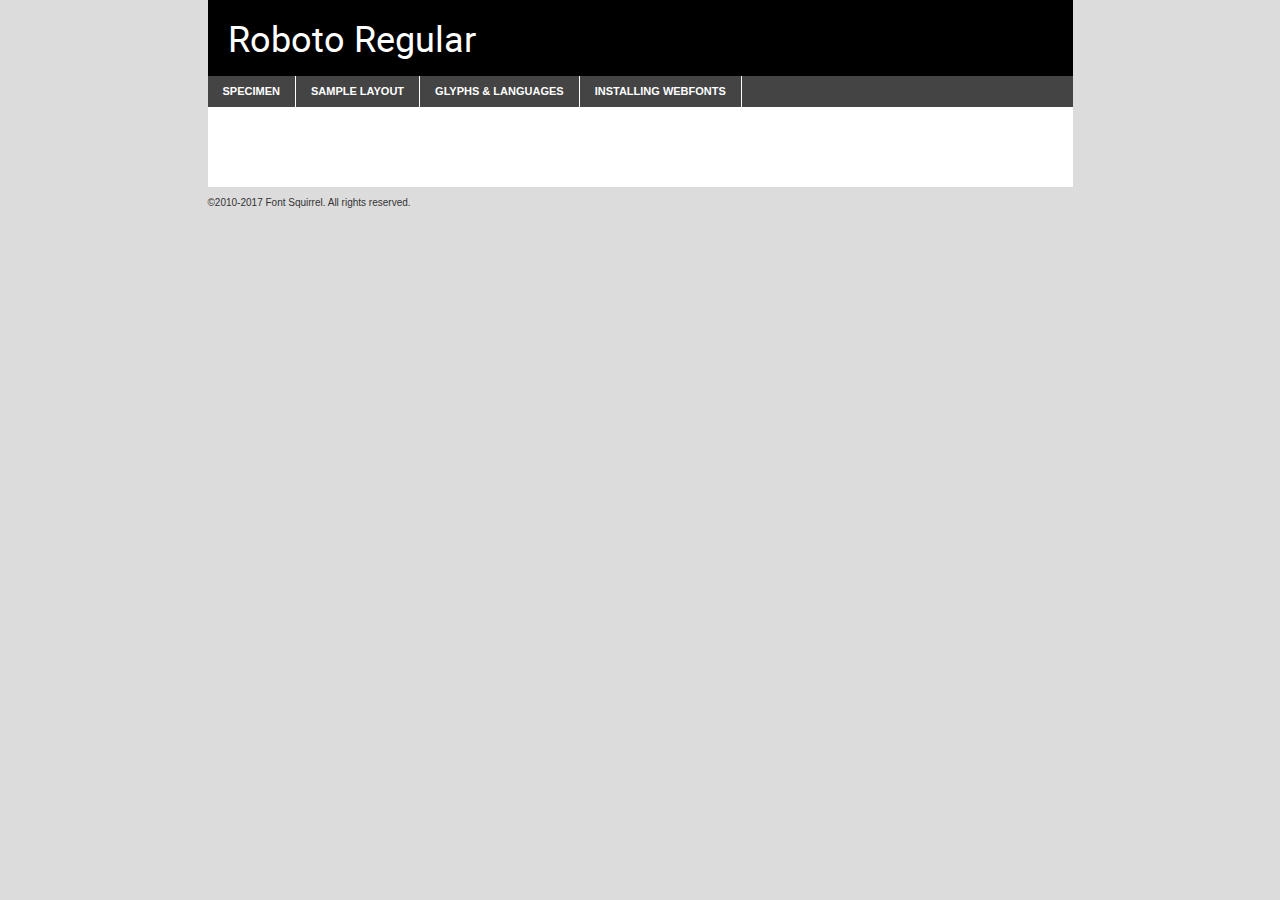
<file: webfontkit-20230706-023037/roboto-regular-demo.html>
<!DOCTYPE html PUBLIC "-//W3C//DTD XHTML 1.0 Transitional//EN"
        "http://www.w3.org/TR/xhtml1/DTD/xhtml1-transitional.dtd">

<html xmlns="http://www.w3.org/1999/xhtml" xml:lang="en" lang="en">
<head>
    <meta http-equiv="Content-Type" content="text/html; charset=utf-8"/>
    <script src="http://ajax.googleapis.com/ajax/libs/jquery/1.7.2/jquery.min.js" type="text/javascript" charset="utf-8"></script>
    <script type="text/javascript">
		(function($) {
			$.fn.easyTabs = function(option) {
				var param = jQuery.extend({ fadeSpeed: 'fast', defaultContent: 1, activeClass: 'active' }, option);
				$(this).each(function() {
					var thisId = '#' + this.id;
					if ( param.defaultContent == '' )
					{
						param.defaultContent = 1;
					}
					if ( typeof param.defaultContent == 'number' )
					{
						var defaultTab = $(thisId + ' .tabs li:eq(' + (param.defaultContent - 1) + ') a').attr('href').substr(1);
					}
					else
					{
						var defaultTab = param.defaultContent;
					}
					$(thisId + ' .tabs li a').each(function() {
						var tabToHide = $(this).attr('href').substr(1);
						$('#' + tabToHide).addClass('easytabs-tab-content');
					});
					hideAll();
					changeContent(defaultTab);

					function hideAll() {$(thisId + ' .easytabs-tab-content').hide();}

					function changeContent(tabId)
					{
						hideAll();
						$(thisId + ' .tabs li').removeClass(param.activeClass);
						$(thisId + ' .tabs li a[href=#' + tabId + ']').closest('li').addClass(param.activeClass);
						if ( param.fadeSpeed != 'none' )
						{
							$(thisId + ' #' + tabId).fadeIn(param.fadeSpeed);
						}
						else
						{
							$(thisId + ' #' + tabId).show();
						}
					}

					$(thisId + ' .tabs li').click(function() {
						var tabId = $(this).find('a').attr('href').substr(1);
						changeContent(tabId);
						return false;
					});
				});
			}
		})(jQuery);
    </script>
    <link rel="stylesheet" href="specimen_files/specimen_stylesheet.css" type="text/css" charset="utf-8"/>
    <link rel="stylesheet" href="stylesheet.css" type="text/css" charset="utf-8"/>

    <style type="text/css">
        		body {
			font-family: 'robotoregular';
        		}

            </style>

    <title>Roboto Regular Specimen</title>


    <script type="text/javascript" charset="utf-8">
		$(document).ready(function() {
			$('#container').easyTabs({ defaultContent: 1 });
		});
    </script>
</head>

<body>
<div id="container">
    <div id="header">
		Roboto Regular    </div>
    <ul class="tabs">
        <li><a href="#specimen">Specimen</a></li>
        <li><a href="#layout">Sample Layout</a></li>
		        <li><a href="#glyphs">Glyphs &amp; Languages</a></li>
        <li><a href="#installing">Installing Webfonts</a></li>

    </ul>

    <div id="main_content">


        <div id="specimen">

            <div class="section">
                <div class="grid12 firstcol">
                    <div class="huge">AaBb</div>
                </div>
            </div>

            <div class="section">
                <div class="glyph_range">A&#x200B;B&#x200b;C&#x200b;D&#x200b;E&#x200b;F&#x200b;G&#x200b;H&#x200b;I&#x200b;J&#x200b;K&#x200b;L&#x200b;M&#x200b;N&#x200b;O&#x200b;P&#x200b;Q&#x200b;R&#x200b;S&#x200b;T&#x200b;U&#x200b;V&#x200b;W&#x200b;X&#x200b;Y&#x200b;Z&#x200b;a&#x200b;b&#x200b;c&#x200b;d&#x200b;e&#x200b;f&#x200b;g&#x200b;h&#x200b;i&#x200b;j&#x200b;k&#x200b;l&#x200b;m&#x200b;n&#x200b;o&#x200b;p&#x200b;q&#x200b;r&#x200b;s&#x200b;t&#x200b;u&#x200b;v&#x200b;w&#x200b;x&#x200b;y&#x200b;z&#x200b;1&#x200b;2&#x200b;3&#x200b;4&#x200b;5&#x200b;6&#x200b;7&#x200b;8&#x200b;9&#x200b;0&#x200b;&amp;&#x200b;.&#x200b;,&#x200b;?&#x200b;!&#x200b;&#64;&#x200b;(&#x200b;)&#x200b;#&#x200b;$&#x200b;%&#x200b;*&#x200b;+&#x200b;-&#x200b;=&#x200b;:&#x200b;;</div>
            </div>
            <div class="section">
                <div class="grid12 firstcol">
                    <table class="sample_table">
                        <tr>
                            <td>10</td>
                            <td class="size10">abcdefghijklmnopqrstuvwxyzABCDEFGHIJKLMNOPQRSTUVWXYZ0123456789abcdefghijklmnopqrstuvwxyzABCDEFGHIJKLMNOPQRSTUVWXYZ0123456789abcdefghijklmnopqrstuvwxyzABCDEFGHIJKLMNOPQRSTUVWXYZ</td>
                        </tr>
                        <tr>
                            <td>11</td>
                            <td class="size11">abcdefghijklmnopqrstuvwxyzABCDEFGHIJKLMNOPQRSTUVWXYZ0123456789abcdefghijklmnopqrstuvwxyzABCDEFGHIJKLMNOPQRSTUVWXYZ0123456789abcdefghijklmnopqrstuvwxyzABCDEFGHIJKLMNOPQRSTUVWXYZ</td>
                        </tr>
                        <tr>
                            <td>12</td>
                            <td class="size12">abcdefghijklmnopqrstuvwxyzABCDEFGHIJKLMNOPQRSTUVWXYZ0123456789abcdefghijklmnopqrstuvwxyzABCDEFGHIJKLMNOPQRSTUVWXYZ0123456789abcdefghijklmnopqrstuvwxyzABCDEFGHIJKLMNOPQRSTUVWXYZ</td>
                        </tr>
                        <tr>
                            <td>13</td>
                            <td class="size13">abcdefghijklmnopqrstuvwxyzABCDEFGHIJKLMNOPQRSTUVWXYZ0123456789abcdefghijklmnopqrstuvwxyzABCDEFGHIJKLMNOPQRSTUVWXYZ0123456789abcdefghijklmnopqrstuvwxyzABCDEFGHIJKLMNOPQRSTUVWXYZ</td>
                        </tr>
                        <tr>
                            <td>14</td>
                            <td class="size14">abcdefghijklmnopqrstuvwxyzABCDEFGHIJKLMNOPQRSTUVWXYZ0123456789abcdefghijklmnopqrstuvwxyzABCDEFGHIJKLMNOPQRSTUVWXYZ0123456789abcdefghijklmnopqrstuvwxyzABCDEFGHIJKLMNOPQRSTUVWXYZ</td>
                        </tr>
                        <tr>
                            <td>16</td>
                            <td class="size16">abcdefghijklmnopqrstuvwxyzABCDEFGHIJKLMNOPQRSTUVWXYZ0123456789abcdefghijklmnopqrstuvwxyzABCDEFGHIJKLMNOPQRSTUVWXYZ</td>
                        </tr>
                        <tr>
                            <td>18</td>
                            <td class="size18">abcdefghijklmnopqrstuvwxyzABCDEFGHIJKLMNOPQRSTUVWXYZ0123456789abcdefghijklmnopqrstuvwxyzABCDEFGHIJKLMNOPQRSTUVWXYZ</td>
                        </tr>
                        <tr>
                            <td>20</td>
                            <td class="size20">abcdefghijklmnopqrstuvwxyzABCDEFGHIJKLMNOPQRSTUVWXYZ0123456789abcdefghijklmnopqrstuvwxyzABCDEFGHIJKLMNOPQRSTUVWXYZ</td>
                        </tr>
                        <tr>
                            <td>24</td>
                            <td class="size24">abcdefghijklmnopqrstuvwxyzABCDEFGHIJKLMNOPQRSTUVWXYZ0123456789abcdefghijklmnopqrstuvwxyzABCDEFGHIJKLMNOPQRSTUVWXYZ</td>
                        </tr>
                        <tr>
                            <td>30</td>
                            <td class="size30">abcdefghijklmnopqrstuvwxyzABCDEFGHIJKLMNOPQRSTUVWXYZ0123456789abcdefghijklmnopqrstuvwxyzABCDEFGHIJKLMNOPQRSTUVWXYZ</td>
                        </tr>
                        <tr>
                            <td>36</td>
                            <td class="size36">abcdefghijklmnopqrstuvwxyzABCDEFGHIJKLMNOPQRSTUVWXYZ0123456789abcdefghijklmnopqrstuvwxyzABCDEFGHIJKLMNOPQRSTUVWXYZ</td>
                        </tr>
                        <tr>
                            <td>48</td>
                            <td class="size48">abcdefghijklmnopqrstuvwxyzABCDEFGHIJKLMNOPQRSTUVWXYZ0123456789abcdefghijklmnopqrstuvwxyzABCDEFGHIJKLMNOPQRSTUVWXYZ</td>
                        </tr>
                        <tr>
                            <td>60</td>
                            <td class="size60">abcdefghijklmnopqrstuvwxyzABCDEFGHIJKLMNOPQRSTUVWXYZ0123456789abcdefghijklmnopqrstuvwxyzABCDEFGHIJKLMNOPQRSTUVWXYZ</td>
                        </tr>
                        <tr>
                            <td>72</td>
                            <td class="size72">abcdefghijklmnopqrstuvwxyzABCDEFGHIJKLMNOPQRSTUVWXYZ0123456789abcdefghijklmnopqrstuvwxyzABCDEFGHIJKLMNOPQRSTUVWXYZ</td>
                        </tr>
                        <tr>
                            <td>90</td>
                            <td class="size90">abcdefghijklmnopqrstuvwxyzABCDEFGHIJKLMNOPQRSTUVWXYZ0123456789abcdefghijklmnopqrstuvwxyzABCDEFGHIJKLMNOPQRSTUVWXYZ</td>
                        </tr>
                    </table>

                </div>

            </div>


            <div class="section" id="bodycomparison">


                <div id="xheight">
                    <div class="fontbody">&#x25FC;&#x25FC;&#x25FC;&#x25FC;&#x25FC;&#x25FC;&#x25FC;&#x25FC;&#x25FC;&#x25FC;&#x25FC;&#x25FC;&#x25FC;&#x25FC;&#x25FC;&#x25FC;&#x25FC;&#x25FC;&#x25FC;&#x25FC;&#x25FC;&#x25FC;&#x25FC;&#x25FC;&#x25FC;&#x25FC;&#x25FC;&#x25FC;&#x25FC;&#x25FC;&#x25FC;&#x25FC;&#x25FC;&#x25FC;&#x25FC;&#x25FC;&#x25FC;&#x25FC;&#x25FC;&#x25FC;&#x25FC;&#x25FC;&#x25FC;&#x25FC;&#x25FC;&#x25FC;&#x25FC;&#x25FC;&#x25FC;&#x25FC;&#x25FC;&#x25FC;&#x25FC;&#x25FC;&#x25FC;&#x25FC;&#x25FC;&#x25FC;&#x25FC;&#x25FC;&#x25FC;&#x25FC;&#x25FC;&#x25FC;&#x25FC;&#x25FC;&#x25FC;&#x25FC;&#x25FC;&#x25FC;&#x25FC;&#x25FC;&#x25FC;&#x25FC;&#x25FC;&#x25FC;&#x25FC;&#x25FC;&#x25FC;&#x25FC;&#x25FC;&#x25FC;&#x25FC;&#x25FC;&#x25FC;&#x25FC;&#x25FC;&#x25FC;&#x25FC;&#x25FC;&#x25FC;&#x25FC;&#x25FC;&#x25FC;&#x25FC;&#x25FC;&#x25FC;&#x25FC;&#x25FC;body</div>
                    <div class="arialbody">body</div>
                    <div class="verdanabody">body</div>
                    <div class="georgiabody">body</div>
                </div>
                <div class="fontbody" style="z-index:1">
                    body<span>Roboto Regular</span>
                </div>
                <div class="arialbody" style="z-index:1">
                    body<span>Arial</span>
                </div>
                <div class="verdanabody" style="z-index:1">
                    body<span>Verdana</span>
                </div>
                <div class="georgiabody" style="z-index:1">
                    body<span>Georgia</span>
                </div>


            </div>


            <div class="section psample psample_row1" id="">

                <div class="grid2 firstcol">
                    <p class="size10"><span>10.</span>Aenean lacinia bibendum nulla sed consectetur. Fusce dapibus, tellus ac cursus commodo, tortor mauris condimentum nibh, ut fermentum massa justo sit amet risus. Nullam id dolor id nibh ultricies vehicula ut id elit. Cum sociis natoque penatibus et magnis dis parturient montes, nascetur ridiculus mus. Nulla vitae elit libero, a pharetra augue.</p>

                </div>
                <div class="grid3">
                    <p class="size11"><span>11.</span>Aenean lacinia bibendum nulla sed consectetur. Fusce dapibus, tellus ac cursus commodo, tortor mauris condimentum nibh, ut fermentum massa justo sit amet risus. Nullam id dolor id nibh ultricies vehicula ut id elit. Cum sociis natoque penatibus et magnis dis parturient montes, nascetur ridiculus mus. Nulla vitae elit libero, a pharetra augue.</p>

                </div>
                <div class="grid3">
                    <p class="size12"><span>12.</span>Aenean lacinia bibendum nulla sed consectetur. Fusce dapibus, tellus ac cursus commodo, tortor mauris condimentum nibh, ut fermentum massa justo sit amet risus. Nullam id dolor id nibh ultricies vehicula ut id elit. Cum sociis natoque penatibus et magnis dis parturient montes, nascetur ridiculus mus. Nulla vitae elit libero, a pharetra augue.</p>

                </div>
                <div class="grid4">
                    <p class="size13"><span>13.</span>Aenean lacinia bibendum nulla sed consectetur. Fusce dapibus, tellus ac cursus commodo, tortor mauris condimentum nibh, ut fermentum massa justo sit amet risus. Nullam id dolor id nibh ultricies vehicula ut id elit. Cum sociis natoque penatibus et magnis dis parturient montes, nascetur ridiculus mus. Nulla vitae elit libero, a pharetra augue.</p>

                </div>
                <div class="white_blend"></div>

            </div>
            <div class="section psample psample_row2" id="">
                <div class="grid3 firstcol">
                    <p class="size14"><span>14.</span>Aenean lacinia bibendum nulla sed consectetur. Fusce dapibus, tellus ac cursus commodo, tortor mauris condimentum nibh, ut fermentum massa justo sit amet risus. Nullam id dolor id nibh ultricies vehicula ut id elit. Cum sociis natoque penatibus et magnis dis parturient montes, nascetur ridiculus mus. Nulla vitae elit libero, a pharetra augue.</p>

                </div>
                <div class="grid4">
                    <p class="size16"><span>16.</span>Aenean lacinia bibendum nulla sed consectetur. Fusce dapibus, tellus ac cursus commodo, tortor mauris condimentum nibh, ut fermentum massa justo sit amet risus. Nullam id dolor id nibh ultricies vehicula ut id elit. Cum sociis natoque penatibus et magnis dis parturient montes, nascetur ridiculus mus. Nulla vitae elit libero, a pharetra augue.</p>

                </div>
                <div class="grid5">
                    <p class="size18"><span>18.</span>Aenean lacinia bibendum nulla sed consectetur. Fusce dapibus, tellus ac cursus commodo, tortor mauris condimentum nibh, ut fermentum massa justo sit amet risus. Nullam id dolor id nibh ultricies vehicula ut id elit. Cum sociis natoque penatibus et magnis dis parturient montes, nascetur ridiculus mus. Nulla vitae elit libero, a pharetra augue.</p>

                </div>

                <div class="white_blend"></div>

            </div>

            <div class="section psample psample_row3" id="">
                <div class="grid5 firstcol">
                    <p class="size20"><span>20.</span>Aenean lacinia bibendum nulla sed consectetur. Fusce dapibus, tellus ac cursus commodo, tortor mauris condimentum nibh, ut fermentum massa justo sit amet risus. Nullam id dolor id nibh ultricies vehicula ut id elit. Cum sociis natoque penatibus et magnis dis parturient montes, nascetur ridiculus mus. Nulla vitae elit libero, a pharetra augue.</p>
                </div>
                <div class="grid7">
                    <p class="size24"><span>24.</span>Aenean lacinia bibendum nulla sed consectetur. Fusce dapibus, tellus ac cursus commodo, tortor mauris condimentum nibh, ut fermentum massa justo sit amet risus. Nullam id dolor id nibh ultricies vehicula ut id elit. Cum sociis natoque penatibus et magnis dis parturient montes, nascetur ridiculus mus. Nulla vitae elit libero, a pharetra augue.</p>
                </div>

                <div class="white_blend"></div>

            </div>

            <div class="section psample psample_row4" id="">
                <div class="grid12 firstcol">
                    <p class="size30"><span>30.</span>Aenean lacinia bibendum nulla sed consectetur. Fusce dapibus, tellus ac cursus commodo, tortor mauris condimentum nibh, ut fermentum massa justo sit amet risus. Nullam id dolor id nibh ultricies vehicula ut id elit. Cum sociis natoque penatibus et magnis dis parturient montes, nascetur ridiculus mus. Nulla vitae elit libero, a pharetra augue.</p>
                </div>
                <div class="white_blend"></div>

            </div>


            <div class="section psample psample_row1 fullreverse">
                <div class="grid2 firstcol">
                    <p class="size10"><span>10.</span>Aenean lacinia bibendum nulla sed consectetur. Fusce dapibus, tellus ac cursus commodo, tortor mauris condimentum nibh, ut fermentum massa justo sit amet risus. Nullam id dolor id nibh ultricies vehicula ut id elit. Cum sociis natoque penatibus et magnis dis parturient montes, nascetur ridiculus mus. Nulla vitae elit libero, a pharetra augue.</p>

                </div>
                <div class="grid3">
                    <p class="size11"><span>11.</span>Aenean lacinia bibendum nulla sed consectetur. Fusce dapibus, tellus ac cursus commodo, tortor mauris condimentum nibh, ut fermentum massa justo sit amet risus. Nullam id dolor id nibh ultricies vehicula ut id elit. Cum sociis natoque penatibus et magnis dis parturient montes, nascetur ridiculus mus. Nulla vitae elit libero, a pharetra augue.</p>

                </div>
                <div class="grid3">
                    <p class="size12"><span>12.</span>Aenean lacinia bibendum nulla sed consectetur. Fusce dapibus, tellus ac cursus commodo, tortor mauris condimentum nibh, ut fermentum massa justo sit amet risus. Nullam id dolor id nibh ultricies vehicula ut id elit. Cum sociis natoque penatibus et magnis dis parturient montes, nascetur ridiculus mus. Nulla vitae elit libero, a pharetra augue.</p>

                </div>
                <div class="grid4">
                    <p class="size13"><span>13.</span>Aenean lacinia bibendum nulla sed consectetur. Fusce dapibus, tellus ac cursus commodo, tortor mauris condimentum nibh, ut fermentum massa justo sit amet risus. Nullam id dolor id nibh ultricies vehicula ut id elit. Cum sociis natoque penatibus et magnis dis parturient montes, nascetur ridiculus mus. Nulla vitae elit libero, a pharetra augue.</p>

                </div>
                <div class="black_blend"></div>

            </div>

            <div class="section psample psample_row2 fullreverse">
                <div class="grid3 firstcol">
                    <p class="size14"><span>14.</span>Aenean lacinia bibendum nulla sed consectetur. Fusce dapibus, tellus ac cursus commodo, tortor mauris condimentum nibh, ut fermentum massa justo sit amet risus. Nullam id dolor id nibh ultricies vehicula ut id elit. Cum sociis natoque penatibus et magnis dis parturient montes, nascetur ridiculus mus. Nulla vitae elit libero, a pharetra augue.</p>

                </div>
                <div class="grid4">
                    <p class="size16"><span>16.</span>Aenean lacinia bibendum nulla sed consectetur. Fusce dapibus, tellus ac cursus commodo, tortor mauris condimentum nibh, ut fermentum massa justo sit amet risus. Nullam id dolor id nibh ultricies vehicula ut id elit. Cum sociis natoque penatibus et magnis dis parturient montes, nascetur ridiculus mus. Nulla vitae elit libero, a pharetra augue.</p>

                </div>
                <div class="grid5">
                    <p class="size18"><span>18.</span>Aenean lacinia bibendum nulla sed consectetur. Fusce dapibus, tellus ac cursus commodo, tortor mauris condimentum nibh, ut fermentum massa justo sit amet risus. Nullam id dolor id nibh ultricies vehicula ut id elit. Cum sociis natoque penatibus et magnis dis parturient montes, nascetur ridiculus mus. Nulla vitae elit libero, a pharetra augue.</p>

                </div>
                <div class="black_blend"></div>

            </div>

            <div class="section psample fullreverse psample_row3" id="">
                <div class="grid5 firstcol">
                    <p class="size20"><span>20.</span>Aenean lacinia bibendum nulla sed consectetur. Fusce dapibus, tellus ac cursus commodo, tortor mauris condimentum nibh, ut fermentum massa justo sit amet risus. Nullam id dolor id nibh ultricies vehicula ut id elit. Cum sociis natoque penatibus et magnis dis parturient montes, nascetur ridiculus mus. Nulla vitae elit libero, a pharetra augue.</p>
                </div>
                <div class="grid7">
                    <p class="size24"><span>24.</span>Aenean lacinia bibendum nulla sed consectetur. Fusce dapibus, tellus ac cursus commodo, tortor mauris condimentum nibh, ut fermentum massa justo sit amet risus. Nullam id dolor id nibh ultricies vehicula ut id elit. Cum sociis natoque penatibus et magnis dis parturient montes, nascetur ridiculus mus. Nulla vitae elit libero, a pharetra augue.</p>
                </div>

                <div class="black_blend"></div>

            </div>

            <div class="section psample fullreverse psample_row4" id="" style="border-bottom: 20px #000 solid;">
                <div class="grid12 firstcol">
                    <p class="size30"><span>30.</span>Aenean lacinia bibendum nulla sed consectetur. Fusce dapibus, tellus ac cursus commodo, tortor mauris condimentum nibh, ut fermentum massa justo sit amet risus. Nullam id dolor id nibh ultricies vehicula ut id elit. Cum sociis natoque penatibus et magnis dis parturient montes, nascetur ridiculus mus. Nulla vitae elit libero, a pharetra augue.</p>
                </div>
                <div class="black_blend"></div>

            </div>


        </div>

        <div id="layout">

            <div class="section">

                <div class="grid12 firstcol">
                    <h1>Lorem Ipsum Dolor</h1>
                    <h2>Etiam porta sem malesuada magna mollis euismod</h2>

                    <p class="byline">By <a href="#link">Aenean Lacinia</a></p>
                </div>
            </div>
            <div class="section">
                <div class="grid8 firstcol">
                    <p class="large">Donec sed odio dui. Morbi leo risus, porta ac consectetur ac, vestibulum at eros. Fusce dapibus, tellus ac cursus commodo, tortor mauris condimentum nibh, ut fermentum massa justo sit amet risus. </p>


                    <h3>Pellentesque ornare sem</h3>

                    <p>Maecenas sed diam eget risus varius blandit sit amet non magna. Maecenas faucibus mollis interdum. Donec ullamcorper nulla non metus auctor fringilla. Nullam id dolor id nibh ultricies vehicula ut id elit. Nullam id dolor id nibh ultricies vehicula ut id elit. </p>

                    <p>Aenean eu leo quam. Pellentesque ornare sem lacinia quam venenatis vestibulum. Lorem ipsum dolor sit amet, consectetur adipiscing elit. Cum sociis natoque penatibus et magnis dis parturient montes, nascetur ridiculus mus. </p>

                    <p>Nulla vitae elit libero, a pharetra augue. Praesent commodo cursus magna, vel scelerisque nisl consectetur et. Aenean lacinia bibendum nulla sed consectetur. </p>

                    <p>Nullam quis risus eget urna mollis ornare vel eu leo. Nullam quis risus eget urna mollis ornare vel eu leo. Maecenas sed diam eget risus varius blandit sit amet non magna. Donec ullamcorper nulla non metus auctor fringilla. </p>

                    <h3>Cras mattis consectetur</h3>

                    <p>Aenean eu leo quam. Pellentesque ornare sem lacinia quam venenatis vestibulum. Aenean lacinia bibendum nulla sed consectetur. Integer posuere erat a ante venenatis dapibus posuere velit aliquet. Cras mattis consectetur purus sit amet fermentum. </p>

                    <p>Nullam id dolor id nibh ultricies vehicula ut id elit. Nullam quis risus eget urna mollis ornare vel eu leo. Cras mattis consectetur purus sit amet fermentum.</p>
                </div>

                <div class="grid4 sidebar">

                    <div class="box reverse">
                        <p class="last">Nullam quis risus eget urna mollis ornare vel eu leo. Donec ullamcorper nulla non metus auctor fringilla. Cras mattis consectetur purus sit amet fermentum. Sed posuere consectetur est at lobortis. Lorem ipsum dolor sit amet, consectetur adipiscing elit. </p>
                    </div>

                    <p class="caption">Maecenas sed diam eget risus varius.</p>

                    <p>Vestibulum id ligula porta felis euismod semper. Integer posuere erat a ante venenatis dapibus posuere velit aliquet. Vestibulum id ligula porta felis euismod semper. Sed posuere consectetur est at lobortis. Maecenas sed diam eget risus varius blandit sit amet non magna. Fusce dapibus, tellus ac cursus commodo, tortor mauris condimentum nibh, ut fermentum massa justo sit amet risus. </p>


                    <p>Duis mollis, est non commodo luctus, nisi erat porttitor ligula, eget lacinia odio sem nec elit. Aenean lacinia bibendum nulla sed consectetur. Vivamus sagittis lacus vel augue laoreet rutrum faucibus dolor auctor. Aenean lacinia bibendum nulla sed consectetur. Nullam quis risus eget urna mollis ornare vel eu leo. </p>

                    <p>Praesent commodo cursus magna, vel scelerisque nisl consectetur et. Donec ullamcorper nulla non metus auctor fringilla. Maecenas faucibus mollis interdum. Fusce dapibus, tellus ac cursus commodo, tortor mauris condimentum nibh, ut fermentum massa justo sit amet risus. </p>

                </div>
            </div>

        </div>


		

        <div id="glyphs">
            <div class="section">
                <div class="grid12 firstcol">

                    <h1>Language Support</h1>
                    <p>The subset of Roboto Regular in this kit supports the following languages:<br/>

						Albanian, Basque, Breton, Chamorro, Danish, Dutch, English, Faroese, Finnish, French, Frisian, Galician, German, Icelandic, Italian, Malagasy, Norwegian, Portuguese, Spanish, Alsatian, Aragonese, Arapaho, Arrernte, Asturian, Aymara, Bislama, Cebuano, Corsican, Fijian, French_creole, Genoese, Gilbertese, Greenlandic, Haitian_creole, Hiligaynon, Hmong, Hopi, Ibanag, Iloko_ilokano, Indonesian, Interglossa_glosa, Interlingua, Irish_gaelic, Jerriais, Lojban, Lombard, Luxembourgeois, Manx, Mohawk, Norfolk_pitcairnese, Occitan, Oromo, Pangasinan, Papiamento, Piedmontese, Potawatomi, Rhaeto-romance, Romansh, Rotokas, Sami_lule, Samoan, Sardinian, Scots_gaelic, Seychelles_creole, Shona, Sicilian, Somali, Southern_ndebele, Swahili, Swati_swazi, Tagalog_filipino_pilipino, Tetum, Tok_pisin, Uyghur_latinized, Volapuk, Walloon, Warlpiri, Xhosa, Yapese, Zulu, Latinbasic, Ubasic, Demo                    </p>
                    <h1>Glyph Chart</h1>
                    <p>The subset of Roboto Regular in this kit includes all the glyphs listed below. Unicode entities are included above each glyph to help you insert individual characters into your layout.</p>
                    <div id="glyph_chart">

																																	                                <div><p>&amp;#2;</p>&#2;</div>
																				                                <div><p>&amp;#13;</p>&#13;</div>
																				                                <div><p>&amp;#32;</p>&#32;</div>
																				                                <div><p>&amp;#33;</p>&#33;</div>
																				                                <div><p>&amp;#34;</p>&#34;</div>
																				                                <div><p>&amp;#35;</p>&#35;</div>
																				                                <div><p>&amp;#36;</p>&#36;</div>
																				                                <div><p>&amp;#37;</p>&#37;</div>
																				                                <div><p>&amp;#38;</p>&#38;</div>
																				                                <div><p>&amp;#39;</p>&#39;</div>
																				                                <div><p>&amp;#40;</p>&#40;</div>
																				                                <div><p>&amp;#41;</p>&#41;</div>
																				                                <div><p>&amp;#42;</p>&#42;</div>
																				                                <div><p>&amp;#43;</p>&#43;</div>
																				                                <div><p>&amp;#44;</p>&#44;</div>
																				                                <div><p>&amp;#45;</p>&#45;</div>
																				                                <div><p>&amp;#46;</p>&#46;</div>
																				                                <div><p>&amp;#47;</p>&#47;</div>
																				                                <div><p>&amp;#48;</p>&#48;</div>
																				                                <div><p>&amp;#49;</p>&#49;</div>
																				                                <div><p>&amp;#50;</p>&#50;</div>
																				                                <div><p>&amp;#51;</p>&#51;</div>
																				                                <div><p>&amp;#52;</p>&#52;</div>
																				                                <div><p>&amp;#53;</p>&#53;</div>
																				                                <div><p>&amp;#54;</p>&#54;</div>
																				                                <div><p>&amp;#55;</p>&#55;</div>
																				                                <div><p>&amp;#56;</p>&#56;</div>
																				                                <div><p>&amp;#57;</p>&#57;</div>
																				                                <div><p>&amp;#58;</p>&#58;</div>
																				                                <div><p>&amp;#59;</p>&#59;</div>
																				                                <div><p>&amp;#60;</p>&#60;</div>
																				                                <div><p>&amp;#61;</p>&#61;</div>
																				                                <div><p>&amp;#62;</p>&#62;</div>
																				                                <div><p>&amp;#63;</p>&#63;</div>
																				                                <div><p>&amp;#64;</p>&#64;</div>
																				                                <div><p>&amp;#65;</p>&#65;</div>
																				                                <div><p>&amp;#66;</p>&#66;</div>
																				                                <div><p>&amp;#67;</p>&#67;</div>
																				                                <div><p>&amp;#68;</p>&#68;</div>
																				                                <div><p>&amp;#69;</p>&#69;</div>
																				                                <div><p>&amp;#70;</p>&#70;</div>
																				                                <div><p>&amp;#71;</p>&#71;</div>
																				                                <div><p>&amp;#72;</p>&#72;</div>
																				                                <div><p>&amp;#73;</p>&#73;</div>
																				                                <div><p>&amp;#74;</p>&#74;</div>
																				                                <div><p>&amp;#75;</p>&#75;</div>
																				                                <div><p>&amp;#76;</p>&#76;</div>
																				                                <div><p>&amp;#77;</p>&#77;</div>
																				                                <div><p>&amp;#78;</p>&#78;</div>
																				                                <div><p>&amp;#79;</p>&#79;</div>
																				                                <div><p>&amp;#80;</p>&#80;</div>
																				                                <div><p>&amp;#81;</p>&#81;</div>
																				                                <div><p>&amp;#82;</p>&#82;</div>
																				                                <div><p>&amp;#83;</p>&#83;</div>
																				                                <div><p>&amp;#84;</p>&#84;</div>
																				                                <div><p>&amp;#85;</p>&#85;</div>
																				                                <div><p>&amp;#86;</p>&#86;</div>
																				                                <div><p>&amp;#87;</p>&#87;</div>
																				                                <div><p>&amp;#88;</p>&#88;</div>
																				                                <div><p>&amp;#89;</p>&#89;</div>
																				                                <div><p>&amp;#90;</p>&#90;</div>
																				                                <div><p>&amp;#91;</p>&#91;</div>
																				                                <div><p>&amp;#92;</p>&#92;</div>
																				                                <div><p>&amp;#93;</p>&#93;</div>
																				                                <div><p>&amp;#94;</p>&#94;</div>
																				                                <div><p>&amp;#95;</p>&#95;</div>
																				                                <div><p>&amp;#96;</p>&#96;</div>
																				                                <div><p>&amp;#97;</p>&#97;</div>
																				                                <div><p>&amp;#98;</p>&#98;</div>
																				                                <div><p>&amp;#99;</p>&#99;</div>
																				                                <div><p>&amp;#100;</p>&#100;</div>
																				                                <div><p>&amp;#101;</p>&#101;</div>
																				                                <div><p>&amp;#102;</p>&#102;</div>
																				                                <div><p>&amp;#103;</p>&#103;</div>
																				                                <div><p>&amp;#104;</p>&#104;</div>
																				                                <div><p>&amp;#105;</p>&#105;</div>
																				                                <div><p>&amp;#106;</p>&#106;</div>
																				                                <div><p>&amp;#107;</p>&#107;</div>
																				                                <div><p>&amp;#108;</p>&#108;</div>
																				                                <div><p>&amp;#109;</p>&#109;</div>
																				                                <div><p>&amp;#110;</p>&#110;</div>
																				                                <div><p>&amp;#111;</p>&#111;</div>
																				                                <div><p>&amp;#112;</p>&#112;</div>
																				                                <div><p>&amp;#113;</p>&#113;</div>
																				                                <div><p>&amp;#114;</p>&#114;</div>
																				                                <div><p>&amp;#115;</p>&#115;</div>
																				                                <div><p>&amp;#116;</p>&#116;</div>
																				                                <div><p>&amp;#117;</p>&#117;</div>
																				                                <div><p>&amp;#118;</p>&#118;</div>
																				                                <div><p>&amp;#119;</p>&#119;</div>
																				                                <div><p>&amp;#120;</p>&#120;</div>
																				                                <div><p>&amp;#121;</p>&#121;</div>
																				                                <div><p>&amp;#122;</p>&#122;</div>
																				                                <div><p>&amp;#123;</p>&#123;</div>
																				                                <div><p>&amp;#124;</p>&#124;</div>
																				                                <div><p>&amp;#125;</p>&#125;</div>
																				                                <div><p>&amp;#126;</p>&#126;</div>
																				                                <div><p>&amp;#160;</p>&#160;</div>
																				                                <div><p>&amp;#161;</p>&#161;</div>
																				                                <div><p>&amp;#162;</p>&#162;</div>
																				                                <div><p>&amp;#163;</p>&#163;</div>
																				                                <div><p>&amp;#164;</p>&#164;</div>
																				                                <div><p>&amp;#165;</p>&#165;</div>
																				                                <div><p>&amp;#166;</p>&#166;</div>
																				                                <div><p>&amp;#167;</p>&#167;</div>
																				                                <div><p>&amp;#168;</p>&#168;</div>
																				                                <div><p>&amp;#169;</p>&#169;</div>
																				                                <div><p>&amp;#170;</p>&#170;</div>
																				                                <div><p>&amp;#171;</p>&#171;</div>
																				                                <div><p>&amp;#172;</p>&#172;</div>
																				                                <div><p>&amp;#173;</p>&#173;</div>
																				                                <div><p>&amp;#174;</p>&#174;</div>
																				                                <div><p>&amp;#175;</p>&#175;</div>
																				                                <div><p>&amp;#176;</p>&#176;</div>
																				                                <div><p>&amp;#177;</p>&#177;</div>
																				                                <div><p>&amp;#178;</p>&#178;</div>
																				                                <div><p>&amp;#179;</p>&#179;</div>
																				                                <div><p>&amp;#180;</p>&#180;</div>
																				                                <div><p>&amp;#181;</p>&#181;</div>
																				                                <div><p>&amp;#182;</p>&#182;</div>
																				                                <div><p>&amp;#183;</p>&#183;</div>
																				                                <div><p>&amp;#184;</p>&#184;</div>
																				                                <div><p>&amp;#185;</p>&#185;</div>
																				                                <div><p>&amp;#186;</p>&#186;</div>
																				                                <div><p>&amp;#187;</p>&#187;</div>
																				                                <div><p>&amp;#188;</p>&#188;</div>
																				                                <div><p>&amp;#189;</p>&#189;</div>
																				                                <div><p>&amp;#190;</p>&#190;</div>
																				                                <div><p>&amp;#191;</p>&#191;</div>
																				                                <div><p>&amp;#192;</p>&#192;</div>
																				                                <div><p>&amp;#193;</p>&#193;</div>
																				                                <div><p>&amp;#194;</p>&#194;</div>
																				                                <div><p>&amp;#195;</p>&#195;</div>
																				                                <div><p>&amp;#196;</p>&#196;</div>
																				                                <div><p>&amp;#197;</p>&#197;</div>
																				                                <div><p>&amp;#198;</p>&#198;</div>
																				                                <div><p>&amp;#199;</p>&#199;</div>
																				                                <div><p>&amp;#200;</p>&#200;</div>
																				                                <div><p>&amp;#201;</p>&#201;</div>
																				                                <div><p>&amp;#202;</p>&#202;</div>
																				                                <div><p>&amp;#203;</p>&#203;</div>
																				                                <div><p>&amp;#204;</p>&#204;</div>
																				                                <div><p>&amp;#205;</p>&#205;</div>
																				                                <div><p>&amp;#206;</p>&#206;</div>
																				                                <div><p>&amp;#207;</p>&#207;</div>
																				                                <div><p>&amp;#208;</p>&#208;</div>
																				                                <div><p>&amp;#209;</p>&#209;</div>
																				                                <div><p>&amp;#210;</p>&#210;</div>
																				                                <div><p>&amp;#211;</p>&#211;</div>
																				                                <div><p>&amp;#212;</p>&#212;</div>
																				                                <div><p>&amp;#213;</p>&#213;</div>
																				                                <div><p>&amp;#214;</p>&#214;</div>
																				                                <div><p>&amp;#215;</p>&#215;</div>
																				                                <div><p>&amp;#216;</p>&#216;</div>
																				                                <div><p>&amp;#217;</p>&#217;</div>
																				                                <div><p>&amp;#218;</p>&#218;</div>
																				                                <div><p>&amp;#219;</p>&#219;</div>
																				                                <div><p>&amp;#220;</p>&#220;</div>
																				                                <div><p>&amp;#221;</p>&#221;</div>
																				                                <div><p>&amp;#222;</p>&#222;</div>
																				                                <div><p>&amp;#223;</p>&#223;</div>
																				                                <div><p>&amp;#224;</p>&#224;</div>
																				                                <div><p>&amp;#225;</p>&#225;</div>
																				                                <div><p>&amp;#226;</p>&#226;</div>
																				                                <div><p>&amp;#227;</p>&#227;</div>
																				                                <div><p>&amp;#228;</p>&#228;</div>
																				                                <div><p>&amp;#229;</p>&#229;</div>
																				                                <div><p>&amp;#230;</p>&#230;</div>
																				                                <div><p>&amp;#231;</p>&#231;</div>
																				                                <div><p>&amp;#232;</p>&#232;</div>
																				                                <div><p>&amp;#233;</p>&#233;</div>
																				                                <div><p>&amp;#234;</p>&#234;</div>
																				                                <div><p>&amp;#235;</p>&#235;</div>
																				                                <div><p>&amp;#236;</p>&#236;</div>
																				                                <div><p>&amp;#237;</p>&#237;</div>
																				                                <div><p>&amp;#238;</p>&#238;</div>
																				                                <div><p>&amp;#239;</p>&#239;</div>
																				                                <div><p>&amp;#240;</p>&#240;</div>
																				                                <div><p>&amp;#241;</p>&#241;</div>
																				                                <div><p>&amp;#242;</p>&#242;</div>
																				                                <div><p>&amp;#243;</p>&#243;</div>
																				                                <div><p>&amp;#244;</p>&#244;</div>
																				                                <div><p>&amp;#245;</p>&#245;</div>
																				                                <div><p>&amp;#246;</p>&#246;</div>
																				                                <div><p>&amp;#247;</p>&#247;</div>
																				                                <div><p>&amp;#248;</p>&#248;</div>
																				                                <div><p>&amp;#249;</p>&#249;</div>
																				                                <div><p>&amp;#250;</p>&#250;</div>
																				                                <div><p>&amp;#251;</p>&#251;</div>
																				                                <div><p>&amp;#252;</p>&#252;</div>
																				                                <div><p>&amp;#253;</p>&#253;</div>
																				                                <div><p>&amp;#254;</p>&#254;</div>
																				                                <div><p>&amp;#255;</p>&#255;</div>
																				                                <div><p>&amp;#338;</p>&#338;</div>
																				                                <div><p>&amp;#339;</p>&#339;</div>
																				                                <div><p>&amp;#376;</p>&#376;</div>
																				                                <div><p>&amp;#710;</p>&#710;</div>
																				                                <div><p>&amp;#732;</p>&#732;</div>
																				                                <div><p>&amp;#8192;</p>&#8192;</div>
																				                                <div><p>&amp;#8193;</p>&#8193;</div>
																				                                <div><p>&amp;#8194;</p>&#8194;</div>
																				                                <div><p>&amp;#8195;</p>&#8195;</div>
																				                                <div><p>&amp;#8196;</p>&#8196;</div>
																				                                <div><p>&amp;#8197;</p>&#8197;</div>
																				                                <div><p>&amp;#8198;</p>&#8198;</div>
																				                                <div><p>&amp;#8199;</p>&#8199;</div>
																				                                <div><p>&amp;#8200;</p>&#8200;</div>
																				                                <div><p>&amp;#8201;</p>&#8201;</div>
																				                                <div><p>&amp;#8202;</p>&#8202;</div>
																				                                <div><p>&amp;#8208;</p>&#8208;</div>
																				                                <div><p>&amp;#8209;</p>&#8209;</div>
																				                                <div><p>&amp;#8210;</p>&#8210;</div>
																				                                <div><p>&amp;#8211;</p>&#8211;</div>
																				                                <div><p>&amp;#8212;</p>&#8212;</div>
																				                                <div><p>&amp;#8216;</p>&#8216;</div>
																				                                <div><p>&amp;#8217;</p>&#8217;</div>
																				                                <div><p>&amp;#8218;</p>&#8218;</div>
																				                                <div><p>&amp;#8220;</p>&#8220;</div>
																				                                <div><p>&amp;#8221;</p>&#8221;</div>
																				                                <div><p>&amp;#8222;</p>&#8222;</div>
																				                                <div><p>&amp;#8226;</p>&#8226;</div>
																				                                <div><p>&amp;#8230;</p>&#8230;</div>
																				                                <div><p>&amp;#8239;</p>&#8239;</div>
																				                                <div><p>&amp;#8249;</p>&#8249;</div>
																				                                <div><p>&amp;#8250;</p>&#8250;</div>
																				                                <div><p>&amp;#8287;</p>&#8287;</div>
																				                                <div><p>&amp;#8364;</p>&#8364;</div>
																				                                <div><p>&amp;#8482;</p>&#8482;</div>
																				                                <div><p>&amp;#9724;</p>&#9724;</div>
																				                                <div><p>&amp;#64257;</p>&#64257;</div>
																				                                <div><p>&amp;#64258;</p>&#64258;</div>
																				                                <div><p>&amp;#64259;</p>&#64259;</div>
																				                                <div><p>&amp;#64260;</p>&#64260;</div>
																																                    </div>
                </div>


            </div>
        </div>


        <div id="specs">

        </div>

        <div id="installing">
            <div class="section">
                <div class="grid7 firstcol">
                    <h1>Installing Webfonts</h1>

                    <p>Webfonts are supported by all major browser platforms but not all in the same way. There are currently four different font formats that must be included in order to target all browsers. This includes TTF, WOFF, EOT and SVG.</p>

                    <h2>1. Upload your webfonts</h2>
                    <p>You must upload your webfont kit to your website. They should be in or near the same directory as your CSS files.</p>

                    <h2>2. Include the webfont stylesheet</h2>
                    <p>A special CSS @font-face declaration helps the various browsers select the appropriate font it needs without causing you a bunch of headaches. Learn more about this syntax by reading the <a href="https://www.fontspring.com/blog/further-hardening-of-the-bulletproof-syntax">Fontspring blog post</a> about it. The code for it is as follows:</p>


                    <code>
                        @font-face{
                        font-family: 'MyWebFont';
                        src: url('WebFont.eot');
                        src: url('WebFont.eot?#iefix') format('embedded-opentype'),
                        url('WebFont.woff') format('woff'),
                        url('WebFont.ttf') format('truetype'),
                        url('WebFont.svg#webfont') format('svg');
                        }
                    </code>

                    <p>We've already gone ahead and generated the code for you. All you have to do is link to the stylesheet in your HTML, like this:</p>
                    <code>&lt;link rel=&quot;stylesheet&quot; href=&quot;stylesheet.css&quot; type=&quot;text/css&quot; charset=&quot;utf-8&quot; /&gt;</code>

                    <h2>3. Modify your own stylesheet</h2>
                    <p>To take advantage of your new fonts, you must tell your stylesheet to use them. Look at the original @font-face declaration above and find the property called "font-family." The name linked there will be what you use to reference the font. Prepend that webfont name to the font stack in the "font-family" property, inside the selector you want to change. For example:</p>
                    <code>p { font-family: 'WebFont', Arial, sans-serif; }</code>

                    <h2>4. Test</h2>
                    <p>Getting webfonts to work cross-browser <em>can</em> be tricky. Use the information in the sidebar to help you if you find that fonts aren't loading in a particular browser.</p>
                </div>

                <div class="grid5 sidebar">
                    <div class="box">
                        <h2>Troubleshooting<br/>Font-Face Problems</h2>
                        <p>Having trouble getting your webfonts to load in your new website? Here are some tips to sort out what might be the problem.</p>

                        <h3>Fonts not showing in any browser</h3>

                        <p>This sounds like you need to work on the plumbing. You either did not upload the fonts to the correct directory, or you did not link the fonts properly in the CSS. If you've confirmed that all this is correct and you still have a problem, take a look at your .htaccess file and see if requests are getting intercepted.</p>

                        <h3>Fonts not loading in iPhone or iPad</h3>

                        <p>The most common problem here is that you are serving the fonts from an IIS server. IIS refuses to serve files that have unknown MIME types. If that is the case, you must set the MIME type for SVG to "image/svg+xml" in the server settings. Follow these instructions from Microsoft if you need help.</p>

                        <h3>Fonts not loading in Firefox</h3>

                        <p>The primary reason for this failure? You are still using a version Firefox older than 3.5. So upgrade already! If that isn't it, then you are very likely serving fonts from a different domain. Firefox requires that all font assets be served from the same domain. Lastly it is possible that you need to add WOFF to your list of MIME types (if you are serving via IIS.)</p>

                        <h3>Fonts not loading in IE</h3>

                        <p>Are you looking at Internet Explorer on an actual Windows machine or are you cheating by using a service like Adobe BrowserLab? Many of these screenshot services do not render @font-face for IE. Best to test it on a real machine.</p>

                        <h3>Fonts not loading in IE9</h3>

                        <p>IE9, like Firefox, requires that fonts be served from the same domain as the website. Make sure that is the case.</p>
                    </div>
                </div>
            </div>

        </div>

    </div>
    <div id="footer">
        <p>&copy;2010-2017 Font Squirrel. All rights reserved.</p>
    </div>
</div>
</body>
</html>
</file>
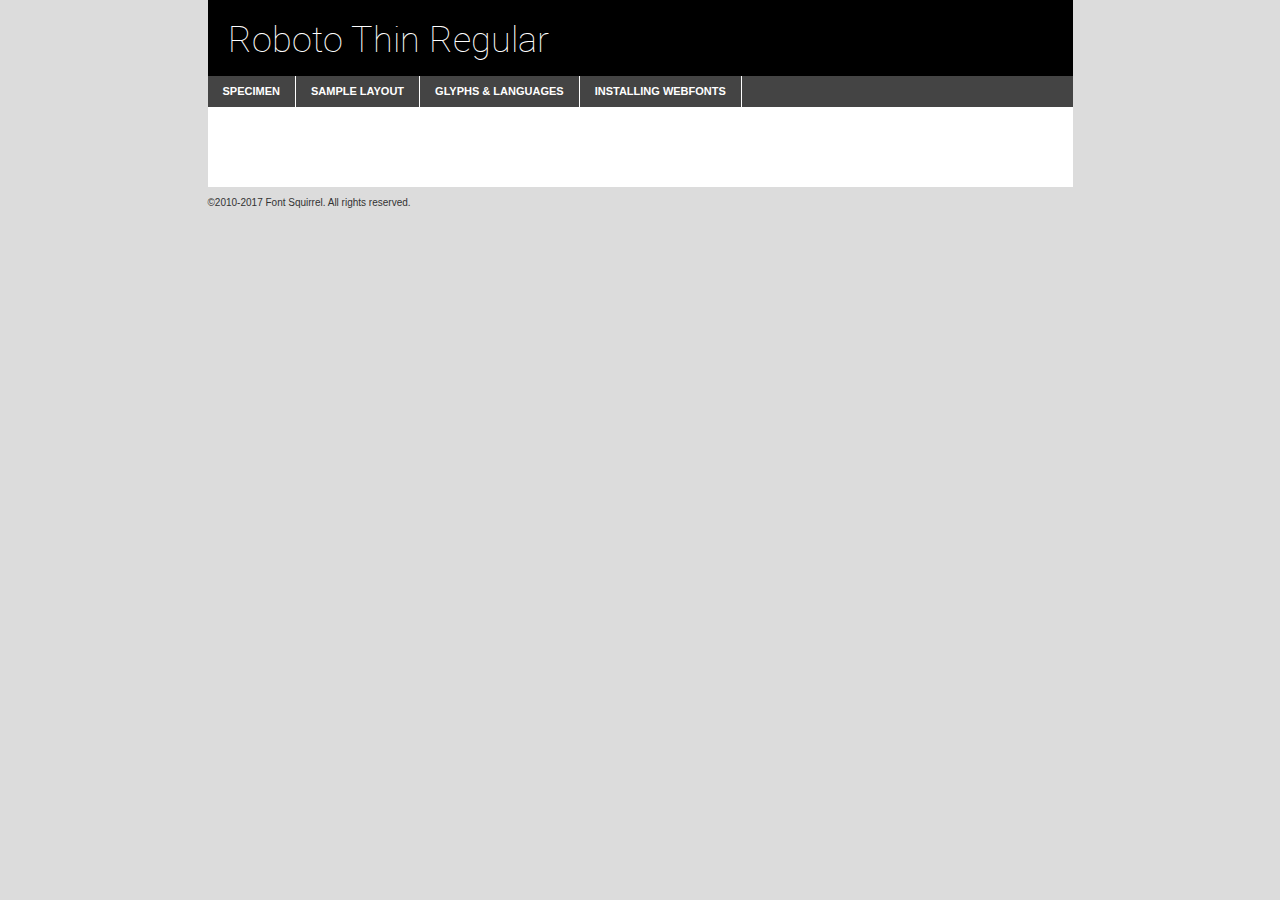
<file: webfontkit-20230706-023037/roboto-thin-demo.html>
<!DOCTYPE html PUBLIC "-//W3C//DTD XHTML 1.0 Transitional//EN"
        "http://www.w3.org/TR/xhtml1/DTD/xhtml1-transitional.dtd">

<html xmlns="http://www.w3.org/1999/xhtml" xml:lang="en" lang="en">
<head>
    <meta http-equiv="Content-Type" content="text/html; charset=utf-8"/>
    <script src="http://ajax.googleapis.com/ajax/libs/jquery/1.7.2/jquery.min.js" type="text/javascript" charset="utf-8"></script>
    <script type="text/javascript">
		(function($) {
			$.fn.easyTabs = function(option) {
				var param = jQuery.extend({ fadeSpeed: 'fast', defaultContent: 1, activeClass: 'active' }, option);
				$(this).each(function() {
					var thisId = '#' + this.id;
					if ( param.defaultContent == '' )
					{
						param.defaultContent = 1;
					}
					if ( typeof param.defaultContent == 'number' )
					{
						var defaultTab = $(thisId + ' .tabs li:eq(' + (param.defaultContent - 1) + ') a').attr('href').substr(1);
					}
					else
					{
						var defaultTab = param.defaultContent;
					}
					$(thisId + ' .tabs li a').each(function() {
						var tabToHide = $(this).attr('href').substr(1);
						$('#' + tabToHide).addClass('easytabs-tab-content');
					});
					hideAll();
					changeContent(defaultTab);

					function hideAll() {$(thisId + ' .easytabs-tab-content').hide();}

					function changeContent(tabId)
					{
						hideAll();
						$(thisId + ' .tabs li').removeClass(param.activeClass);
						$(thisId + ' .tabs li a[href=#' + tabId + ']').closest('li').addClass(param.activeClass);
						if ( param.fadeSpeed != 'none' )
						{
							$(thisId + ' #' + tabId).fadeIn(param.fadeSpeed);
						}
						else
						{
							$(thisId + ' #' + tabId).show();
						}
					}

					$(thisId + ' .tabs li').click(function() {
						var tabId = $(this).find('a').attr('href').substr(1);
						changeContent(tabId);
						return false;
					});
				});
			}
		})(jQuery);
    </script>
    <link rel="stylesheet" href="specimen_files/specimen_stylesheet.css" type="text/css" charset="utf-8"/>
    <link rel="stylesheet" href="stylesheet.css" type="text/css" charset="utf-8"/>

    <style type="text/css">
        		body {
			font-family: 'robotothin';
        		}

            </style>

    <title>Roboto Thin Regular Specimen</title>


    <script type="text/javascript" charset="utf-8">
		$(document).ready(function() {
			$('#container').easyTabs({ defaultContent: 1 });
		});
    </script>
</head>

<body>
<div id="container">
    <div id="header">
		Roboto Thin Regular    </div>
    <ul class="tabs">
        <li><a href="#specimen">Specimen</a></li>
        <li><a href="#layout">Sample Layout</a></li>
		        <li><a href="#glyphs">Glyphs &amp; Languages</a></li>
        <li><a href="#installing">Installing Webfonts</a></li>

    </ul>

    <div id="main_content">


        <div id="specimen">

            <div class="section">
                <div class="grid12 firstcol">
                    <div class="huge">AaBb</div>
                </div>
            </div>

            <div class="section">
                <div class="glyph_range">A&#x200B;B&#x200b;C&#x200b;D&#x200b;E&#x200b;F&#x200b;G&#x200b;H&#x200b;I&#x200b;J&#x200b;K&#x200b;L&#x200b;M&#x200b;N&#x200b;O&#x200b;P&#x200b;Q&#x200b;R&#x200b;S&#x200b;T&#x200b;U&#x200b;V&#x200b;W&#x200b;X&#x200b;Y&#x200b;Z&#x200b;a&#x200b;b&#x200b;c&#x200b;d&#x200b;e&#x200b;f&#x200b;g&#x200b;h&#x200b;i&#x200b;j&#x200b;k&#x200b;l&#x200b;m&#x200b;n&#x200b;o&#x200b;p&#x200b;q&#x200b;r&#x200b;s&#x200b;t&#x200b;u&#x200b;v&#x200b;w&#x200b;x&#x200b;y&#x200b;z&#x200b;1&#x200b;2&#x200b;3&#x200b;4&#x200b;5&#x200b;6&#x200b;7&#x200b;8&#x200b;9&#x200b;0&#x200b;&amp;&#x200b;.&#x200b;,&#x200b;?&#x200b;!&#x200b;&#64;&#x200b;(&#x200b;)&#x200b;#&#x200b;$&#x200b;%&#x200b;*&#x200b;+&#x200b;-&#x200b;=&#x200b;:&#x200b;;</div>
            </div>
            <div class="section">
                <div class="grid12 firstcol">
                    <table class="sample_table">
                        <tr>
                            <td>10</td>
                            <td class="size10">abcdefghijklmnopqrstuvwxyzABCDEFGHIJKLMNOPQRSTUVWXYZ0123456789abcdefghijklmnopqrstuvwxyzABCDEFGHIJKLMNOPQRSTUVWXYZ0123456789abcdefghijklmnopqrstuvwxyzABCDEFGHIJKLMNOPQRSTUVWXYZ</td>
                        </tr>
                        <tr>
                            <td>11</td>
                            <td class="size11">abcdefghijklmnopqrstuvwxyzABCDEFGHIJKLMNOPQRSTUVWXYZ0123456789abcdefghijklmnopqrstuvwxyzABCDEFGHIJKLMNOPQRSTUVWXYZ0123456789abcdefghijklmnopqrstuvwxyzABCDEFGHIJKLMNOPQRSTUVWXYZ</td>
                        </tr>
                        <tr>
                            <td>12</td>
                            <td class="size12">abcdefghijklmnopqrstuvwxyzABCDEFGHIJKLMNOPQRSTUVWXYZ0123456789abcdefghijklmnopqrstuvwxyzABCDEFGHIJKLMNOPQRSTUVWXYZ0123456789abcdefghijklmnopqrstuvwxyzABCDEFGHIJKLMNOPQRSTUVWXYZ</td>
                        </tr>
                        <tr>
                            <td>13</td>
                            <td class="size13">abcdefghijklmnopqrstuvwxyzABCDEFGHIJKLMNOPQRSTUVWXYZ0123456789abcdefghijklmnopqrstuvwxyzABCDEFGHIJKLMNOPQRSTUVWXYZ0123456789abcdefghijklmnopqrstuvwxyzABCDEFGHIJKLMNOPQRSTUVWXYZ</td>
                        </tr>
                        <tr>
                            <td>14</td>
                            <td class="size14">abcdefghijklmnopqrstuvwxyzABCDEFGHIJKLMNOPQRSTUVWXYZ0123456789abcdefghijklmnopqrstuvwxyzABCDEFGHIJKLMNOPQRSTUVWXYZ0123456789abcdefghijklmnopqrstuvwxyzABCDEFGHIJKLMNOPQRSTUVWXYZ</td>
                        </tr>
                        <tr>
                            <td>16</td>
                            <td class="size16">abcdefghijklmnopqrstuvwxyzABCDEFGHIJKLMNOPQRSTUVWXYZ0123456789abcdefghijklmnopqrstuvwxyzABCDEFGHIJKLMNOPQRSTUVWXYZ</td>
                        </tr>
                        <tr>
                            <td>18</td>
                            <td class="size18">abcdefghijklmnopqrstuvwxyzABCDEFGHIJKLMNOPQRSTUVWXYZ0123456789abcdefghijklmnopqrstuvwxyzABCDEFGHIJKLMNOPQRSTUVWXYZ</td>
                        </tr>
                        <tr>
                            <td>20</td>
                            <td class="size20">abcdefghijklmnopqrstuvwxyzABCDEFGHIJKLMNOPQRSTUVWXYZ0123456789abcdefghijklmnopqrstuvwxyzABCDEFGHIJKLMNOPQRSTUVWXYZ</td>
                        </tr>
                        <tr>
                            <td>24</td>
                            <td class="size24">abcdefghijklmnopqrstuvwxyzABCDEFGHIJKLMNOPQRSTUVWXYZ0123456789abcdefghijklmnopqrstuvwxyzABCDEFGHIJKLMNOPQRSTUVWXYZ</td>
                        </tr>
                        <tr>
                            <td>30</td>
                            <td class="size30">abcdefghijklmnopqrstuvwxyzABCDEFGHIJKLMNOPQRSTUVWXYZ0123456789abcdefghijklmnopqrstuvwxyzABCDEFGHIJKLMNOPQRSTUVWXYZ</td>
                        </tr>
                        <tr>
                            <td>36</td>
                            <td class="size36">abcdefghijklmnopqrstuvwxyzABCDEFGHIJKLMNOPQRSTUVWXYZ0123456789abcdefghijklmnopqrstuvwxyzABCDEFGHIJKLMNOPQRSTUVWXYZ</td>
                        </tr>
                        <tr>
                            <td>48</td>
                            <td class="size48">abcdefghijklmnopqrstuvwxyzABCDEFGHIJKLMNOPQRSTUVWXYZ0123456789abcdefghijklmnopqrstuvwxyzABCDEFGHIJKLMNOPQRSTUVWXYZ</td>
                        </tr>
                        <tr>
                            <td>60</td>
                            <td class="size60">abcdefghijklmnopqrstuvwxyzABCDEFGHIJKLMNOPQRSTUVWXYZ0123456789abcdefghijklmnopqrstuvwxyzABCDEFGHIJKLMNOPQRSTUVWXYZ</td>
                        </tr>
                        <tr>
                            <td>72</td>
                            <td class="size72">abcdefghijklmnopqrstuvwxyzABCDEFGHIJKLMNOPQRSTUVWXYZ0123456789abcdefghijklmnopqrstuvwxyzABCDEFGHIJKLMNOPQRSTUVWXYZ</td>
                        </tr>
                        <tr>
                            <td>90</td>
                            <td class="size90">abcdefghijklmnopqrstuvwxyzABCDEFGHIJKLMNOPQRSTUVWXYZ0123456789abcdefghijklmnopqrstuvwxyzABCDEFGHIJKLMNOPQRSTUVWXYZ</td>
                        </tr>
                    </table>

                </div>

            </div>


            <div class="section" id="bodycomparison">


                <div id="xheight">
                    <div class="fontbody">&#x25FC;&#x25FC;&#x25FC;&#x25FC;&#x25FC;&#x25FC;&#x25FC;&#x25FC;&#x25FC;&#x25FC;&#x25FC;&#x25FC;&#x25FC;&#x25FC;&#x25FC;&#x25FC;&#x25FC;&#x25FC;&#x25FC;&#x25FC;&#x25FC;&#x25FC;&#x25FC;&#x25FC;&#x25FC;&#x25FC;&#x25FC;&#x25FC;&#x25FC;&#x25FC;&#x25FC;&#x25FC;&#x25FC;&#x25FC;&#x25FC;&#x25FC;&#x25FC;&#x25FC;&#x25FC;&#x25FC;&#x25FC;&#x25FC;&#x25FC;&#x25FC;&#x25FC;&#x25FC;&#x25FC;&#x25FC;&#x25FC;&#x25FC;&#x25FC;&#x25FC;&#x25FC;&#x25FC;&#x25FC;&#x25FC;&#x25FC;&#x25FC;&#x25FC;&#x25FC;&#x25FC;&#x25FC;&#x25FC;&#x25FC;&#x25FC;&#x25FC;&#x25FC;&#x25FC;&#x25FC;&#x25FC;&#x25FC;&#x25FC;&#x25FC;&#x25FC;&#x25FC;&#x25FC;&#x25FC;&#x25FC;&#x25FC;&#x25FC;&#x25FC;&#x25FC;&#x25FC;&#x25FC;&#x25FC;&#x25FC;&#x25FC;&#x25FC;&#x25FC;&#x25FC;&#x25FC;&#x25FC;&#x25FC;&#x25FC;&#x25FC;&#x25FC;&#x25FC;&#x25FC;&#x25FC;body</div>
                    <div class="arialbody">body</div>
                    <div class="verdanabody">body</div>
                    <div class="georgiabody">body</div>
                </div>
                <div class="fontbody" style="z-index:1">
                    body<span>Roboto Thin Regular</span>
                </div>
                <div class="arialbody" style="z-index:1">
                    body<span>Arial</span>
                </div>
                <div class="verdanabody" style="z-index:1">
                    body<span>Verdana</span>
                </div>
                <div class="georgiabody" style="z-index:1">
                    body<span>Georgia</span>
                </div>


            </div>


            <div class="section psample psample_row1" id="">

                <div class="grid2 firstcol">
                    <p class="size10"><span>10.</span>Aenean lacinia bibendum nulla sed consectetur. Fusce dapibus, tellus ac cursus commodo, tortor mauris condimentum nibh, ut fermentum massa justo sit amet risus. Nullam id dolor id nibh ultricies vehicula ut id elit. Cum sociis natoque penatibus et magnis dis parturient montes, nascetur ridiculus mus. Nulla vitae elit libero, a pharetra augue.</p>

                </div>
                <div class="grid3">
                    <p class="size11"><span>11.</span>Aenean lacinia bibendum nulla sed consectetur. Fusce dapibus, tellus ac cursus commodo, tortor mauris condimentum nibh, ut fermentum massa justo sit amet risus. Nullam id dolor id nibh ultricies vehicula ut id elit. Cum sociis natoque penatibus et magnis dis parturient montes, nascetur ridiculus mus. Nulla vitae elit libero, a pharetra augue.</p>

                </div>
                <div class="grid3">
                    <p class="size12"><span>12.</span>Aenean lacinia bibendum nulla sed consectetur. Fusce dapibus, tellus ac cursus commodo, tortor mauris condimentum nibh, ut fermentum massa justo sit amet risus. Nullam id dolor id nibh ultricies vehicula ut id elit. Cum sociis natoque penatibus et magnis dis parturient montes, nascetur ridiculus mus. Nulla vitae elit libero, a pharetra augue.</p>

                </div>
                <div class="grid4">
                    <p class="size13"><span>13.</span>Aenean lacinia bibendum nulla sed consectetur. Fusce dapibus, tellus ac cursus commodo, tortor mauris condimentum nibh, ut fermentum massa justo sit amet risus. Nullam id dolor id nibh ultricies vehicula ut id elit. Cum sociis natoque penatibus et magnis dis parturient montes, nascetur ridiculus mus. Nulla vitae elit libero, a pharetra augue.</p>

                </div>
                <div class="white_blend"></div>

            </div>
            <div class="section psample psample_row2" id="">
                <div class="grid3 firstcol">
                    <p class="size14"><span>14.</span>Aenean lacinia bibendum nulla sed consectetur. Fusce dapibus, tellus ac cursus commodo, tortor mauris condimentum nibh, ut fermentum massa justo sit amet risus. Nullam id dolor id nibh ultricies vehicula ut id elit. Cum sociis natoque penatibus et magnis dis parturient montes, nascetur ridiculus mus. Nulla vitae elit libero, a pharetra augue.</p>

                </div>
                <div class="grid4">
                    <p class="size16"><span>16.</span>Aenean lacinia bibendum nulla sed consectetur. Fusce dapibus, tellus ac cursus commodo, tortor mauris condimentum nibh, ut fermentum massa justo sit amet risus. Nullam id dolor id nibh ultricies vehicula ut id elit. Cum sociis natoque penatibus et magnis dis parturient montes, nascetur ridiculus mus. Nulla vitae elit libero, a pharetra augue.</p>

                </div>
                <div class="grid5">
                    <p class="size18"><span>18.</span>Aenean lacinia bibendum nulla sed consectetur. Fusce dapibus, tellus ac cursus commodo, tortor mauris condimentum nibh, ut fermentum massa justo sit amet risus. Nullam id dolor id nibh ultricies vehicula ut id elit. Cum sociis natoque penatibus et magnis dis parturient montes, nascetur ridiculus mus. Nulla vitae elit libero, a pharetra augue.</p>

                </div>

                <div class="white_blend"></div>

            </div>

            <div class="section psample psample_row3" id="">
                <div class="grid5 firstcol">
                    <p class="size20"><span>20.</span>Aenean lacinia bibendum nulla sed consectetur. Fusce dapibus, tellus ac cursus commodo, tortor mauris condimentum nibh, ut fermentum massa justo sit amet risus. Nullam id dolor id nibh ultricies vehicula ut id elit. Cum sociis natoque penatibus et magnis dis parturient montes, nascetur ridiculus mus. Nulla vitae elit libero, a pharetra augue.</p>
                </div>
                <div class="grid7">
                    <p class="size24"><span>24.</span>Aenean lacinia bibendum nulla sed consectetur. Fusce dapibus, tellus ac cursus commodo, tortor mauris condimentum nibh, ut fermentum massa justo sit amet risus. Nullam id dolor id nibh ultricies vehicula ut id elit. Cum sociis natoque penatibus et magnis dis parturient montes, nascetur ridiculus mus. Nulla vitae elit libero, a pharetra augue.</p>
                </div>

                <div class="white_blend"></div>

            </div>

            <div class="section psample psample_row4" id="">
                <div class="grid12 firstcol">
                    <p class="size30"><span>30.</span>Aenean lacinia bibendum nulla sed consectetur. Fusce dapibus, tellus ac cursus commodo, tortor mauris condimentum nibh, ut fermentum massa justo sit amet risus. Nullam id dolor id nibh ultricies vehicula ut id elit. Cum sociis natoque penatibus et magnis dis parturient montes, nascetur ridiculus mus. Nulla vitae elit libero, a pharetra augue.</p>
                </div>
                <div class="white_blend"></div>

            </div>


            <div class="section psample psample_row1 fullreverse">
                <div class="grid2 firstcol">
                    <p class="size10"><span>10.</span>Aenean lacinia bibendum nulla sed consectetur. Fusce dapibus, tellus ac cursus commodo, tortor mauris condimentum nibh, ut fermentum massa justo sit amet risus. Nullam id dolor id nibh ultricies vehicula ut id elit. Cum sociis natoque penatibus et magnis dis parturient montes, nascetur ridiculus mus. Nulla vitae elit libero, a pharetra augue.</p>

                </div>
                <div class="grid3">
                    <p class="size11"><span>11.</span>Aenean lacinia bibendum nulla sed consectetur. Fusce dapibus, tellus ac cursus commodo, tortor mauris condimentum nibh, ut fermentum massa justo sit amet risus. Nullam id dolor id nibh ultricies vehicula ut id elit. Cum sociis natoque penatibus et magnis dis parturient montes, nascetur ridiculus mus. Nulla vitae elit libero, a pharetra augue.</p>

                </div>
                <div class="grid3">
                    <p class="size12"><span>12.</span>Aenean lacinia bibendum nulla sed consectetur. Fusce dapibus, tellus ac cursus commodo, tortor mauris condimentum nibh, ut fermentum massa justo sit amet risus. Nullam id dolor id nibh ultricies vehicula ut id elit. Cum sociis natoque penatibus et magnis dis parturient montes, nascetur ridiculus mus. Nulla vitae elit libero, a pharetra augue.</p>

                </div>
                <div class="grid4">
                    <p class="size13"><span>13.</span>Aenean lacinia bibendum nulla sed consectetur. Fusce dapibus, tellus ac cursus commodo, tortor mauris condimentum nibh, ut fermentum massa justo sit amet risus. Nullam id dolor id nibh ultricies vehicula ut id elit. Cum sociis natoque penatibus et magnis dis parturient montes, nascetur ridiculus mus. Nulla vitae elit libero, a pharetra augue.</p>

                </div>
                <div class="black_blend"></div>

            </div>

            <div class="section psample psample_row2 fullreverse">
                <div class="grid3 firstcol">
                    <p class="size14"><span>14.</span>Aenean lacinia bibendum nulla sed consectetur. Fusce dapibus, tellus ac cursus commodo, tortor mauris condimentum nibh, ut fermentum massa justo sit amet risus. Nullam id dolor id nibh ultricies vehicula ut id elit. Cum sociis natoque penatibus et magnis dis parturient montes, nascetur ridiculus mus. Nulla vitae elit libero, a pharetra augue.</p>

                </div>
                <div class="grid4">
                    <p class="size16"><span>16.</span>Aenean lacinia bibendum nulla sed consectetur. Fusce dapibus, tellus ac cursus commodo, tortor mauris condimentum nibh, ut fermentum massa justo sit amet risus. Nullam id dolor id nibh ultricies vehicula ut id elit. Cum sociis natoque penatibus et magnis dis parturient montes, nascetur ridiculus mus. Nulla vitae elit libero, a pharetra augue.</p>

                </div>
                <div class="grid5">
                    <p class="size18"><span>18.</span>Aenean lacinia bibendum nulla sed consectetur. Fusce dapibus, tellus ac cursus commodo, tortor mauris condimentum nibh, ut fermentum massa justo sit amet risus. Nullam id dolor id nibh ultricies vehicula ut id elit. Cum sociis natoque penatibus et magnis dis parturient montes, nascetur ridiculus mus. Nulla vitae elit libero, a pharetra augue.</p>

                </div>
                <div class="black_blend"></div>

            </div>

            <div class="section psample fullreverse psample_row3" id="">
                <div class="grid5 firstcol">
                    <p class="size20"><span>20.</span>Aenean lacinia bibendum nulla sed consectetur. Fusce dapibus, tellus ac cursus commodo, tortor mauris condimentum nibh, ut fermentum massa justo sit amet risus. Nullam id dolor id nibh ultricies vehicula ut id elit. Cum sociis natoque penatibus et magnis dis parturient montes, nascetur ridiculus mus. Nulla vitae elit libero, a pharetra augue.</p>
                </div>
                <div class="grid7">
                    <p class="size24"><span>24.</span>Aenean lacinia bibendum nulla sed consectetur. Fusce dapibus, tellus ac cursus commodo, tortor mauris condimentum nibh, ut fermentum massa justo sit amet risus. Nullam id dolor id nibh ultricies vehicula ut id elit. Cum sociis natoque penatibus et magnis dis parturient montes, nascetur ridiculus mus. Nulla vitae elit libero, a pharetra augue.</p>
                </div>

                <div class="black_blend"></div>

            </div>

            <div class="section psample fullreverse psample_row4" id="" style="border-bottom: 20px #000 solid;">
                <div class="grid12 firstcol">
                    <p class="size30"><span>30.</span>Aenean lacinia bibendum nulla sed consectetur. Fusce dapibus, tellus ac cursus commodo, tortor mauris condimentum nibh, ut fermentum massa justo sit amet risus. Nullam id dolor id nibh ultricies vehicula ut id elit. Cum sociis natoque penatibus et magnis dis parturient montes, nascetur ridiculus mus. Nulla vitae elit libero, a pharetra augue.</p>
                </div>
                <div class="black_blend"></div>

            </div>


        </div>

        <div id="layout">

            <div class="section">

                <div class="grid12 firstcol">
                    <h1>Lorem Ipsum Dolor</h1>
                    <h2>Etiam porta sem malesuada magna mollis euismod</h2>

                    <p class="byline">By <a href="#link">Aenean Lacinia</a></p>
                </div>
            </div>
            <div class="section">
                <div class="grid8 firstcol">
                    <p class="large">Donec sed odio dui. Morbi leo risus, porta ac consectetur ac, vestibulum at eros. Fusce dapibus, tellus ac cursus commodo, tortor mauris condimentum nibh, ut fermentum massa justo sit amet risus. </p>


                    <h3>Pellentesque ornare sem</h3>

                    <p>Maecenas sed diam eget risus varius blandit sit amet non magna. Maecenas faucibus mollis interdum. Donec ullamcorper nulla non metus auctor fringilla. Nullam id dolor id nibh ultricies vehicula ut id elit. Nullam id dolor id nibh ultricies vehicula ut id elit. </p>

                    <p>Aenean eu leo quam. Pellentesque ornare sem lacinia quam venenatis vestibulum. Lorem ipsum dolor sit amet, consectetur adipiscing elit. Cum sociis natoque penatibus et magnis dis parturient montes, nascetur ridiculus mus. </p>

                    <p>Nulla vitae elit libero, a pharetra augue. Praesent commodo cursus magna, vel scelerisque nisl consectetur et. Aenean lacinia bibendum nulla sed consectetur. </p>

                    <p>Nullam quis risus eget urna mollis ornare vel eu leo. Nullam quis risus eget urna mollis ornare vel eu leo. Maecenas sed diam eget risus varius blandit sit amet non magna. Donec ullamcorper nulla non metus auctor fringilla. </p>

                    <h3>Cras mattis consectetur</h3>

                    <p>Aenean eu leo quam. Pellentesque ornare sem lacinia quam venenatis vestibulum. Aenean lacinia bibendum nulla sed consectetur. Integer posuere erat a ante venenatis dapibus posuere velit aliquet. Cras mattis consectetur purus sit amet fermentum. </p>

                    <p>Nullam id dolor id nibh ultricies vehicula ut id elit. Nullam quis risus eget urna mollis ornare vel eu leo. Cras mattis consectetur purus sit amet fermentum.</p>
                </div>

                <div class="grid4 sidebar">

                    <div class="box reverse">
                        <p class="last">Nullam quis risus eget urna mollis ornare vel eu leo. Donec ullamcorper nulla non metus auctor fringilla. Cras mattis consectetur purus sit amet fermentum. Sed posuere consectetur est at lobortis. Lorem ipsum dolor sit amet, consectetur adipiscing elit. </p>
                    </div>

                    <p class="caption">Maecenas sed diam eget risus varius.</p>

                    <p>Vestibulum id ligula porta felis euismod semper. Integer posuere erat a ante venenatis dapibus posuere velit aliquet. Vestibulum id ligula porta felis euismod semper. Sed posuere consectetur est at lobortis. Maecenas sed diam eget risus varius blandit sit amet non magna. Fusce dapibus, tellus ac cursus commodo, tortor mauris condimentum nibh, ut fermentum massa justo sit amet risus. </p>


                    <p>Duis mollis, est non commodo luctus, nisi erat porttitor ligula, eget lacinia odio sem nec elit. Aenean lacinia bibendum nulla sed consectetur. Vivamus sagittis lacus vel augue laoreet rutrum faucibus dolor auctor. Aenean lacinia bibendum nulla sed consectetur. Nullam quis risus eget urna mollis ornare vel eu leo. </p>

                    <p>Praesent commodo cursus magna, vel scelerisque nisl consectetur et. Donec ullamcorper nulla non metus auctor fringilla. Maecenas faucibus mollis interdum. Fusce dapibus, tellus ac cursus commodo, tortor mauris condimentum nibh, ut fermentum massa justo sit amet risus. </p>

                </div>
            </div>

        </div>


		

        <div id="glyphs">
            <div class="section">
                <div class="grid12 firstcol">

                    <h1>Language Support</h1>
                    <p>The subset of Roboto Thin Regular in this kit supports the following languages:<br/>

						Albanian, Basque, Breton, Chamorro, Danish, Dutch, English, Faroese, Finnish, French, Frisian, Galician, German, Icelandic, Italian, Malagasy, Norwegian, Portuguese, Spanish, Alsatian, Aragonese, Arapaho, Arrernte, Asturian, Aymara, Bislama, Cebuano, Corsican, Fijian, French_creole, Genoese, Gilbertese, Greenlandic, Haitian_creole, Hiligaynon, Hmong, Hopi, Ibanag, Iloko_ilokano, Indonesian, Interglossa_glosa, Interlingua, Irish_gaelic, Jerriais, Lojban, Lombard, Luxembourgeois, Manx, Mohawk, Norfolk_pitcairnese, Occitan, Oromo, Pangasinan, Papiamento, Piedmontese, Potawatomi, Rhaeto-romance, Romansh, Rotokas, Sami_lule, Samoan, Sardinian, Scots_gaelic, Seychelles_creole, Shona, Sicilian, Somali, Southern_ndebele, Swahili, Swati_swazi, Tagalog_filipino_pilipino, Tetum, Tok_pisin, Uyghur_latinized, Volapuk, Walloon, Warlpiri, Xhosa, Yapese, Zulu, Latinbasic, Ubasic, Demo                    </p>
                    <h1>Glyph Chart</h1>
                    <p>The subset of Roboto Thin Regular in this kit includes all the glyphs listed below. Unicode entities are included above each glyph to help you insert individual characters into your layout.</p>
                    <div id="glyph_chart">

																																	                                <div><p>&amp;#2;</p>&#2;</div>
																				                                <div><p>&amp;#13;</p>&#13;</div>
																				                                <div><p>&amp;#32;</p>&#32;</div>
																				                                <div><p>&amp;#33;</p>&#33;</div>
																				                                <div><p>&amp;#34;</p>&#34;</div>
																				                                <div><p>&amp;#35;</p>&#35;</div>
																				                                <div><p>&amp;#36;</p>&#36;</div>
																				                                <div><p>&amp;#37;</p>&#37;</div>
																				                                <div><p>&amp;#38;</p>&#38;</div>
																				                                <div><p>&amp;#39;</p>&#39;</div>
																				                                <div><p>&amp;#40;</p>&#40;</div>
																				                                <div><p>&amp;#41;</p>&#41;</div>
																				                                <div><p>&amp;#42;</p>&#42;</div>
																				                                <div><p>&amp;#43;</p>&#43;</div>
																				                                <div><p>&amp;#44;</p>&#44;</div>
																				                                <div><p>&amp;#45;</p>&#45;</div>
																				                                <div><p>&amp;#46;</p>&#46;</div>
																				                                <div><p>&amp;#47;</p>&#47;</div>
																				                                <div><p>&amp;#48;</p>&#48;</div>
																				                                <div><p>&amp;#49;</p>&#49;</div>
																				                                <div><p>&amp;#50;</p>&#50;</div>
																				                                <div><p>&amp;#51;</p>&#51;</div>
																				                                <div><p>&amp;#52;</p>&#52;</div>
																				                                <div><p>&amp;#53;</p>&#53;</div>
																				                                <div><p>&amp;#54;</p>&#54;</div>
																				                                <div><p>&amp;#55;</p>&#55;</div>
																				                                <div><p>&amp;#56;</p>&#56;</div>
																				                                <div><p>&amp;#57;</p>&#57;</div>
																				                                <div><p>&amp;#58;</p>&#58;</div>
																				                                <div><p>&amp;#59;</p>&#59;</div>
																				                                <div><p>&amp;#60;</p>&#60;</div>
																				                                <div><p>&amp;#61;</p>&#61;</div>
																				                                <div><p>&amp;#62;</p>&#62;</div>
																				                                <div><p>&amp;#63;</p>&#63;</div>
																				                                <div><p>&amp;#64;</p>&#64;</div>
																				                                <div><p>&amp;#65;</p>&#65;</div>
																				                                <div><p>&amp;#66;</p>&#66;</div>
																				                                <div><p>&amp;#67;</p>&#67;</div>
																				                                <div><p>&amp;#68;</p>&#68;</div>
																				                                <div><p>&amp;#69;</p>&#69;</div>
																				                                <div><p>&amp;#70;</p>&#70;</div>
																				                                <div><p>&amp;#71;</p>&#71;</div>
																				                                <div><p>&amp;#72;</p>&#72;</div>
																				                                <div><p>&amp;#73;</p>&#73;</div>
																				                                <div><p>&amp;#74;</p>&#74;</div>
																				                                <div><p>&amp;#75;</p>&#75;</div>
																				                                <div><p>&amp;#76;</p>&#76;</div>
																				                                <div><p>&amp;#77;</p>&#77;</div>
																				                                <div><p>&amp;#78;</p>&#78;</div>
																				                                <div><p>&amp;#79;</p>&#79;</div>
																				                                <div><p>&amp;#80;</p>&#80;</div>
																				                                <div><p>&amp;#81;</p>&#81;</div>
																				                                <div><p>&amp;#82;</p>&#82;</div>
																				                                <div><p>&amp;#83;</p>&#83;</div>
																				                                <div><p>&amp;#84;</p>&#84;</div>
																				                                <div><p>&amp;#85;</p>&#85;</div>
																				                                <div><p>&amp;#86;</p>&#86;</div>
																				                                <div><p>&amp;#87;</p>&#87;</div>
																				                                <div><p>&amp;#88;</p>&#88;</div>
																				                                <div><p>&amp;#89;</p>&#89;</div>
																				                                <div><p>&amp;#90;</p>&#90;</div>
																				                                <div><p>&amp;#91;</p>&#91;</div>
																				                                <div><p>&amp;#92;</p>&#92;</div>
																				                                <div><p>&amp;#93;</p>&#93;</div>
																				                                <div><p>&amp;#94;</p>&#94;</div>
																				                                <div><p>&amp;#95;</p>&#95;</div>
																				                                <div><p>&amp;#96;</p>&#96;</div>
																				                                <div><p>&amp;#97;</p>&#97;</div>
																				                                <div><p>&amp;#98;</p>&#98;</div>
																				                                <div><p>&amp;#99;</p>&#99;</div>
																				                                <div><p>&amp;#100;</p>&#100;</div>
																				                                <div><p>&amp;#101;</p>&#101;</div>
																				                                <div><p>&amp;#102;</p>&#102;</div>
																				                                <div><p>&amp;#103;</p>&#103;</div>
																				                                <div><p>&amp;#104;</p>&#104;</div>
																				                                <div><p>&amp;#105;</p>&#105;</div>
																				                                <div><p>&amp;#106;</p>&#106;</div>
																				                                <div><p>&amp;#107;</p>&#107;</div>
																				                                <div><p>&amp;#108;</p>&#108;</div>
																				                                <div><p>&amp;#109;</p>&#109;</div>
																				                                <div><p>&amp;#110;</p>&#110;</div>
																				                                <div><p>&amp;#111;</p>&#111;</div>
																				                                <div><p>&amp;#112;</p>&#112;</div>
																				                                <div><p>&amp;#113;</p>&#113;</div>
																				                                <div><p>&amp;#114;</p>&#114;</div>
																				                                <div><p>&amp;#115;</p>&#115;</div>
																				                                <div><p>&amp;#116;</p>&#116;</div>
																				                                <div><p>&amp;#117;</p>&#117;</div>
																				                                <div><p>&amp;#118;</p>&#118;</div>
																				                                <div><p>&amp;#119;</p>&#119;</div>
																				                                <div><p>&amp;#120;</p>&#120;</div>
																				                                <div><p>&amp;#121;</p>&#121;</div>
																				                                <div><p>&amp;#122;</p>&#122;</div>
																				                                <div><p>&amp;#123;</p>&#123;</div>
																				                                <div><p>&amp;#124;</p>&#124;</div>
																				                                <div><p>&amp;#125;</p>&#125;</div>
																				                                <div><p>&amp;#126;</p>&#126;</div>
																				                                <div><p>&amp;#160;</p>&#160;</div>
																				                                <div><p>&amp;#161;</p>&#161;</div>
																				                                <div><p>&amp;#162;</p>&#162;</div>
																				                                <div><p>&amp;#163;</p>&#163;</div>
																				                                <div><p>&amp;#164;</p>&#164;</div>
																				                                <div><p>&amp;#165;</p>&#165;</div>
																				                                <div><p>&amp;#166;</p>&#166;</div>
																				                                <div><p>&amp;#167;</p>&#167;</div>
																				                                <div><p>&amp;#168;</p>&#168;</div>
																				                                <div><p>&amp;#169;</p>&#169;</div>
																				                                <div><p>&amp;#170;</p>&#170;</div>
																				                                <div><p>&amp;#171;</p>&#171;</div>
																				                                <div><p>&amp;#172;</p>&#172;</div>
																				                                <div><p>&amp;#173;</p>&#173;</div>
																				                                <div><p>&amp;#174;</p>&#174;</div>
																				                                <div><p>&amp;#175;</p>&#175;</div>
																				                                <div><p>&amp;#176;</p>&#176;</div>
																				                                <div><p>&amp;#177;</p>&#177;</div>
																				                                <div><p>&amp;#178;</p>&#178;</div>
																				                                <div><p>&amp;#179;</p>&#179;</div>
																				                                <div><p>&amp;#180;</p>&#180;</div>
																				                                <div><p>&amp;#181;</p>&#181;</div>
																				                                <div><p>&amp;#182;</p>&#182;</div>
																				                                <div><p>&amp;#183;</p>&#183;</div>
																				                                <div><p>&amp;#184;</p>&#184;</div>
																				                                <div><p>&amp;#185;</p>&#185;</div>
																				                                <div><p>&amp;#186;</p>&#186;</div>
																				                                <div><p>&amp;#187;</p>&#187;</div>
																				                                <div><p>&amp;#188;</p>&#188;</div>
																				                                <div><p>&amp;#189;</p>&#189;</div>
																				                                <div><p>&amp;#190;</p>&#190;</div>
																				                                <div><p>&amp;#191;</p>&#191;</div>
																				                                <div><p>&amp;#192;</p>&#192;</div>
																				                                <div><p>&amp;#193;</p>&#193;</div>
																				                                <div><p>&amp;#194;</p>&#194;</div>
																				                                <div><p>&amp;#195;</p>&#195;</div>
																				                                <div><p>&amp;#196;</p>&#196;</div>
																				                                <div><p>&amp;#197;</p>&#197;</div>
																				                                <div><p>&amp;#198;</p>&#198;</div>
																				                                <div><p>&amp;#199;</p>&#199;</div>
																				                                <div><p>&amp;#200;</p>&#200;</div>
																				                                <div><p>&amp;#201;</p>&#201;</div>
																				                                <div><p>&amp;#202;</p>&#202;</div>
																				                                <div><p>&amp;#203;</p>&#203;</div>
																				                                <div><p>&amp;#204;</p>&#204;</div>
																				                                <div><p>&amp;#205;</p>&#205;</div>
																				                                <div><p>&amp;#206;</p>&#206;</div>
																				                                <div><p>&amp;#207;</p>&#207;</div>
																				                                <div><p>&amp;#208;</p>&#208;</div>
																				                                <div><p>&amp;#209;</p>&#209;</div>
																				                                <div><p>&amp;#210;</p>&#210;</div>
																				                                <div><p>&amp;#211;</p>&#211;</div>
																				                                <div><p>&amp;#212;</p>&#212;</div>
																				                                <div><p>&amp;#213;</p>&#213;</div>
																				                                <div><p>&amp;#214;</p>&#214;</div>
																				                                <div><p>&amp;#215;</p>&#215;</div>
																				                                <div><p>&amp;#216;</p>&#216;</div>
																				                                <div><p>&amp;#217;</p>&#217;</div>
																				                                <div><p>&amp;#218;</p>&#218;</div>
																				                                <div><p>&amp;#219;</p>&#219;</div>
																				                                <div><p>&amp;#220;</p>&#220;</div>
																				                                <div><p>&amp;#221;</p>&#221;</div>
																				                                <div><p>&amp;#222;</p>&#222;</div>
																				                                <div><p>&amp;#223;</p>&#223;</div>
																				                                <div><p>&amp;#224;</p>&#224;</div>
																				                                <div><p>&amp;#225;</p>&#225;</div>
																				                                <div><p>&amp;#226;</p>&#226;</div>
																				                                <div><p>&amp;#227;</p>&#227;</div>
																				                                <div><p>&amp;#228;</p>&#228;</div>
																				                                <div><p>&amp;#229;</p>&#229;</div>
																				                                <div><p>&amp;#230;</p>&#230;</div>
																				                                <div><p>&amp;#231;</p>&#231;</div>
																				                                <div><p>&amp;#232;</p>&#232;</div>
																				                                <div><p>&amp;#233;</p>&#233;</div>
																				                                <div><p>&amp;#234;</p>&#234;</div>
																				                                <div><p>&amp;#235;</p>&#235;</div>
																				                                <div><p>&amp;#236;</p>&#236;</div>
																				                                <div><p>&amp;#237;</p>&#237;</div>
																				                                <div><p>&amp;#238;</p>&#238;</div>
																				                                <div><p>&amp;#239;</p>&#239;</div>
																				                                <div><p>&amp;#240;</p>&#240;</div>
																				                                <div><p>&amp;#241;</p>&#241;</div>
																				                                <div><p>&amp;#242;</p>&#242;</div>
																				                                <div><p>&amp;#243;</p>&#243;</div>
																				                                <div><p>&amp;#244;</p>&#244;</div>
																				                                <div><p>&amp;#245;</p>&#245;</div>
																				                                <div><p>&amp;#246;</p>&#246;</div>
																				                                <div><p>&amp;#247;</p>&#247;</div>
																				                                <div><p>&amp;#248;</p>&#248;</div>
																				                                <div><p>&amp;#249;</p>&#249;</div>
																				                                <div><p>&amp;#250;</p>&#250;</div>
																				                                <div><p>&amp;#251;</p>&#251;</div>
																				                                <div><p>&amp;#252;</p>&#252;</div>
																				                                <div><p>&amp;#253;</p>&#253;</div>
																				                                <div><p>&amp;#254;</p>&#254;</div>
																				                                <div><p>&amp;#255;</p>&#255;</div>
																				                                <div><p>&amp;#338;</p>&#338;</div>
																				                                <div><p>&amp;#339;</p>&#339;</div>
																				                                <div><p>&amp;#376;</p>&#376;</div>
																				                                <div><p>&amp;#710;</p>&#710;</div>
																				                                <div><p>&amp;#732;</p>&#732;</div>
																				                                <div><p>&amp;#8192;</p>&#8192;</div>
																				                                <div><p>&amp;#8193;</p>&#8193;</div>
																				                                <div><p>&amp;#8194;</p>&#8194;</div>
																				                                <div><p>&amp;#8195;</p>&#8195;</div>
																				                                <div><p>&amp;#8196;</p>&#8196;</div>
																				                                <div><p>&amp;#8197;</p>&#8197;</div>
																				                                <div><p>&amp;#8198;</p>&#8198;</div>
																				                                <div><p>&amp;#8199;</p>&#8199;</div>
																				                                <div><p>&amp;#8200;</p>&#8200;</div>
																				                                <div><p>&amp;#8201;</p>&#8201;</div>
																				                                <div><p>&amp;#8202;</p>&#8202;</div>
																				                                <div><p>&amp;#8208;</p>&#8208;</div>
																				                                <div><p>&amp;#8209;</p>&#8209;</div>
																				                                <div><p>&amp;#8210;</p>&#8210;</div>
																				                                <div><p>&amp;#8211;</p>&#8211;</div>
																				                                <div><p>&amp;#8212;</p>&#8212;</div>
																				                                <div><p>&amp;#8216;</p>&#8216;</div>
																				                                <div><p>&amp;#8217;</p>&#8217;</div>
																				                                <div><p>&amp;#8218;</p>&#8218;</div>
																				                                <div><p>&amp;#8220;</p>&#8220;</div>
																				                                <div><p>&amp;#8221;</p>&#8221;</div>
																				                                <div><p>&amp;#8222;</p>&#8222;</div>
																				                                <div><p>&amp;#8226;</p>&#8226;</div>
																				                                <div><p>&amp;#8230;</p>&#8230;</div>
																				                                <div><p>&amp;#8239;</p>&#8239;</div>
																				                                <div><p>&amp;#8249;</p>&#8249;</div>
																				                                <div><p>&amp;#8250;</p>&#8250;</div>
																				                                <div><p>&amp;#8287;</p>&#8287;</div>
																				                                <div><p>&amp;#8364;</p>&#8364;</div>
																				                                <div><p>&amp;#8482;</p>&#8482;</div>
																				                                <div><p>&amp;#9724;</p>&#9724;</div>
																				                                <div><p>&amp;#64257;</p>&#64257;</div>
																				                                <div><p>&amp;#64258;</p>&#64258;</div>
																				                                <div><p>&amp;#64259;</p>&#64259;</div>
																				                                <div><p>&amp;#64260;</p>&#64260;</div>
																																                    </div>
                </div>


            </div>
        </div>


        <div id="specs">

        </div>

        <div id="installing">
            <div class="section">
                <div class="grid7 firstcol">
                    <h1>Installing Webfonts</h1>

                    <p>Webfonts are supported by all major browser platforms but not all in the same way. There are currently four different font formats that must be included in order to target all browsers. This includes TTF, WOFF, EOT and SVG.</p>

                    <h2>1. Upload your webfonts</h2>
                    <p>You must upload your webfont kit to your website. They should be in or near the same directory as your CSS files.</p>

                    <h2>2. Include the webfont stylesheet</h2>
                    <p>A special CSS @font-face declaration helps the various browsers select the appropriate font it needs without causing you a bunch of headaches. Learn more about this syntax by reading the <a href="https://www.fontspring.com/blog/further-hardening-of-the-bulletproof-syntax">Fontspring blog post</a> about it. The code for it is as follows:</p>


                    <code>
                        @font-face{
                        font-family: 'MyWebFont';
                        src: url('WebFont.eot');
                        src: url('WebFont.eot?#iefix') format('embedded-opentype'),
                        url('WebFont.woff') format('woff'),
                        url('WebFont.ttf') format('truetype'),
                        url('WebFont.svg#webfont') format('svg');
                        }
                    </code>

                    <p>We've already gone ahead and generated the code for you. All you have to do is link to the stylesheet in your HTML, like this:</p>
                    <code>&lt;link rel=&quot;stylesheet&quot; href=&quot;stylesheet.css&quot; type=&quot;text/css&quot; charset=&quot;utf-8&quot; /&gt;</code>

                    <h2>3. Modify your own stylesheet</h2>
                    <p>To take advantage of your new fonts, you must tell your stylesheet to use them. Look at the original @font-face declaration above and find the property called "font-family." The name linked there will be what you use to reference the font. Prepend that webfont name to the font stack in the "font-family" property, inside the selector you want to change. For example:</p>
                    <code>p { font-family: 'WebFont', Arial, sans-serif; }</code>

                    <h2>4. Test</h2>
                    <p>Getting webfonts to work cross-browser <em>can</em> be tricky. Use the information in the sidebar to help you if you find that fonts aren't loading in a particular browser.</p>
                </div>

                <div class="grid5 sidebar">
                    <div class="box">
                        <h2>Troubleshooting<br/>Font-Face Problems</h2>
                        <p>Having trouble getting your webfonts to load in your new website? Here are some tips to sort out what might be the problem.</p>

                        <h3>Fonts not showing in any browser</h3>

                        <p>This sounds like you need to work on the plumbing. You either did not upload the fonts to the correct directory, or you did not link the fonts properly in the CSS. If you've confirmed that all this is correct and you still have a problem, take a look at your .htaccess file and see if requests are getting intercepted.</p>

                        <h3>Fonts not loading in iPhone or iPad</h3>

                        <p>The most common problem here is that you are serving the fonts from an IIS server. IIS refuses to serve files that have unknown MIME types. If that is the case, you must set the MIME type for SVG to "image/svg+xml" in the server settings. Follow these instructions from Microsoft if you need help.</p>

                        <h3>Fonts not loading in Firefox</h3>

                        <p>The primary reason for this failure? You are still using a version Firefox older than 3.5. So upgrade already! If that isn't it, then you are very likely serving fonts from a different domain. Firefox requires that all font assets be served from the same domain. Lastly it is possible that you need to add WOFF to your list of MIME types (if you are serving via IIS.)</p>

                        <h3>Fonts not loading in IE</h3>

                        <p>Are you looking at Internet Explorer on an actual Windows machine or are you cheating by using a service like Adobe BrowserLab? Many of these screenshot services do not render @font-face for IE. Best to test it on a real machine.</p>

                        <h3>Fonts not loading in IE9</h3>

                        <p>IE9, like Firefox, requires that fonts be served from the same domain as the website. Make sure that is the case.</p>
                    </div>
                </div>
            </div>

        </div>

    </div>
    <div id="footer">
        <p>&copy;2010-2017 Font Squirrel. All rights reserved.</p>
    </div>
</div>
</body>
</html>
</file>
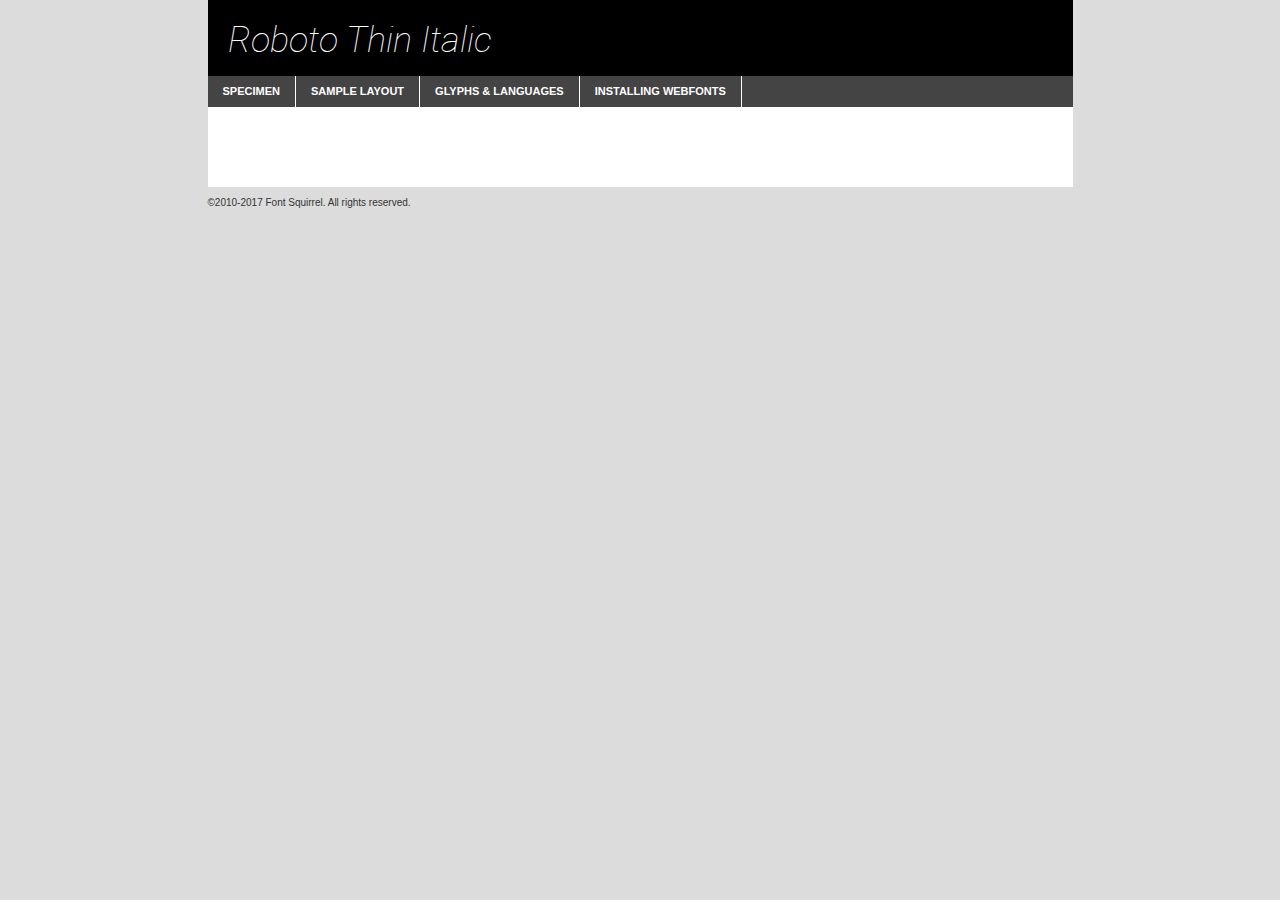
<file: webfontkit-20230706-023037/roboto-thinitalic-demo.html>
<!DOCTYPE html PUBLIC "-//W3C//DTD XHTML 1.0 Transitional//EN"
        "http://www.w3.org/TR/xhtml1/DTD/xhtml1-transitional.dtd">

<html xmlns="http://www.w3.org/1999/xhtml" xml:lang="en" lang="en">
<head>
    <meta http-equiv="Content-Type" content="text/html; charset=utf-8"/>
    <script src="http://ajax.googleapis.com/ajax/libs/jquery/1.7.2/jquery.min.js" type="text/javascript" charset="utf-8"></script>
    <script type="text/javascript">
		(function($) {
			$.fn.easyTabs = function(option) {
				var param = jQuery.extend({ fadeSpeed: 'fast', defaultContent: 1, activeClass: 'active' }, option);
				$(this).each(function() {
					var thisId = '#' + this.id;
					if ( param.defaultContent == '' )
					{
						param.defaultContent = 1;
					}
					if ( typeof param.defaultContent == 'number' )
					{
						var defaultTab = $(thisId + ' .tabs li:eq(' + (param.defaultContent - 1) + ') a').attr('href').substr(1);
					}
					else
					{
						var defaultTab = param.defaultContent;
					}
					$(thisId + ' .tabs li a').each(function() {
						var tabToHide = $(this).attr('href').substr(1);
						$('#' + tabToHide).addClass('easytabs-tab-content');
					});
					hideAll();
					changeContent(defaultTab);

					function hideAll() {$(thisId + ' .easytabs-tab-content').hide();}

					function changeContent(tabId)
					{
						hideAll();
						$(thisId + ' .tabs li').removeClass(param.activeClass);
						$(thisId + ' .tabs li a[href=#' + tabId + ']').closest('li').addClass(param.activeClass);
						if ( param.fadeSpeed != 'none' )
						{
							$(thisId + ' #' + tabId).fadeIn(param.fadeSpeed);
						}
						else
						{
							$(thisId + ' #' + tabId).show();
						}
					}

					$(thisId + ' .tabs li').click(function() {
						var tabId = $(this).find('a').attr('href').substr(1);
						changeContent(tabId);
						return false;
					});
				});
			}
		})(jQuery);
    </script>
    <link rel="stylesheet" href="specimen_files/specimen_stylesheet.css" type="text/css" charset="utf-8"/>
    <link rel="stylesheet" href="stylesheet.css" type="text/css" charset="utf-8"/>

    <style type="text/css">
        		body {
			font-family: 'robotothin_italic';
        		}

            </style>

    <title>Roboto Thin Italic Specimen</title>


    <script type="text/javascript" charset="utf-8">
		$(document).ready(function() {
			$('#container').easyTabs({ defaultContent: 1 });
		});
    </script>
</head>

<body>
<div id="container">
    <div id="header">
		Roboto Thin Italic    </div>
    <ul class="tabs">
        <li><a href="#specimen">Specimen</a></li>
        <li><a href="#layout">Sample Layout</a></li>
		        <li><a href="#glyphs">Glyphs &amp; Languages</a></li>
        <li><a href="#installing">Installing Webfonts</a></li>

    </ul>

    <div id="main_content">


        <div id="specimen">

            <div class="section">
                <div class="grid12 firstcol">
                    <div class="huge">AaBb</div>
                </div>
            </div>

            <div class="section">
                <div class="glyph_range">A&#x200B;B&#x200b;C&#x200b;D&#x200b;E&#x200b;F&#x200b;G&#x200b;H&#x200b;I&#x200b;J&#x200b;K&#x200b;L&#x200b;M&#x200b;N&#x200b;O&#x200b;P&#x200b;Q&#x200b;R&#x200b;S&#x200b;T&#x200b;U&#x200b;V&#x200b;W&#x200b;X&#x200b;Y&#x200b;Z&#x200b;a&#x200b;b&#x200b;c&#x200b;d&#x200b;e&#x200b;f&#x200b;g&#x200b;h&#x200b;i&#x200b;j&#x200b;k&#x200b;l&#x200b;m&#x200b;n&#x200b;o&#x200b;p&#x200b;q&#x200b;r&#x200b;s&#x200b;t&#x200b;u&#x200b;v&#x200b;w&#x200b;x&#x200b;y&#x200b;z&#x200b;1&#x200b;2&#x200b;3&#x200b;4&#x200b;5&#x200b;6&#x200b;7&#x200b;8&#x200b;9&#x200b;0&#x200b;&amp;&#x200b;.&#x200b;,&#x200b;?&#x200b;!&#x200b;&#64;&#x200b;(&#x200b;)&#x200b;#&#x200b;$&#x200b;%&#x200b;*&#x200b;+&#x200b;-&#x200b;=&#x200b;:&#x200b;;</div>
            </div>
            <div class="section">
                <div class="grid12 firstcol">
                    <table class="sample_table">
                        <tr>
                            <td>10</td>
                            <td class="size10">abcdefghijklmnopqrstuvwxyzABCDEFGHIJKLMNOPQRSTUVWXYZ0123456789abcdefghijklmnopqrstuvwxyzABCDEFGHIJKLMNOPQRSTUVWXYZ0123456789abcdefghijklmnopqrstuvwxyzABCDEFGHIJKLMNOPQRSTUVWXYZ</td>
                        </tr>
                        <tr>
                            <td>11</td>
                            <td class="size11">abcdefghijklmnopqrstuvwxyzABCDEFGHIJKLMNOPQRSTUVWXYZ0123456789abcdefghijklmnopqrstuvwxyzABCDEFGHIJKLMNOPQRSTUVWXYZ0123456789abcdefghijklmnopqrstuvwxyzABCDEFGHIJKLMNOPQRSTUVWXYZ</td>
                        </tr>
                        <tr>
                            <td>12</td>
                            <td class="size12">abcdefghijklmnopqrstuvwxyzABCDEFGHIJKLMNOPQRSTUVWXYZ0123456789abcdefghijklmnopqrstuvwxyzABCDEFGHIJKLMNOPQRSTUVWXYZ0123456789abcdefghijklmnopqrstuvwxyzABCDEFGHIJKLMNOPQRSTUVWXYZ</td>
                        </tr>
                        <tr>
                            <td>13</td>
                            <td class="size13">abcdefghijklmnopqrstuvwxyzABCDEFGHIJKLMNOPQRSTUVWXYZ0123456789abcdefghijklmnopqrstuvwxyzABCDEFGHIJKLMNOPQRSTUVWXYZ0123456789abcdefghijklmnopqrstuvwxyzABCDEFGHIJKLMNOPQRSTUVWXYZ</td>
                        </tr>
                        <tr>
                            <td>14</td>
                            <td class="size14">abcdefghijklmnopqrstuvwxyzABCDEFGHIJKLMNOPQRSTUVWXYZ0123456789abcdefghijklmnopqrstuvwxyzABCDEFGHIJKLMNOPQRSTUVWXYZ0123456789abcdefghijklmnopqrstuvwxyzABCDEFGHIJKLMNOPQRSTUVWXYZ</td>
                        </tr>
                        <tr>
                            <td>16</td>
                            <td class="size16">abcdefghijklmnopqrstuvwxyzABCDEFGHIJKLMNOPQRSTUVWXYZ0123456789abcdefghijklmnopqrstuvwxyzABCDEFGHIJKLMNOPQRSTUVWXYZ</td>
                        </tr>
                        <tr>
                            <td>18</td>
                            <td class="size18">abcdefghijklmnopqrstuvwxyzABCDEFGHIJKLMNOPQRSTUVWXYZ0123456789abcdefghijklmnopqrstuvwxyzABCDEFGHIJKLMNOPQRSTUVWXYZ</td>
                        </tr>
                        <tr>
                            <td>20</td>
                            <td class="size20">abcdefghijklmnopqrstuvwxyzABCDEFGHIJKLMNOPQRSTUVWXYZ0123456789abcdefghijklmnopqrstuvwxyzABCDEFGHIJKLMNOPQRSTUVWXYZ</td>
                        </tr>
                        <tr>
                            <td>24</td>
                            <td class="size24">abcdefghijklmnopqrstuvwxyzABCDEFGHIJKLMNOPQRSTUVWXYZ0123456789abcdefghijklmnopqrstuvwxyzABCDEFGHIJKLMNOPQRSTUVWXYZ</td>
                        </tr>
                        <tr>
                            <td>30</td>
                            <td class="size30">abcdefghijklmnopqrstuvwxyzABCDEFGHIJKLMNOPQRSTUVWXYZ0123456789abcdefghijklmnopqrstuvwxyzABCDEFGHIJKLMNOPQRSTUVWXYZ</td>
                        </tr>
                        <tr>
                            <td>36</td>
                            <td class="size36">abcdefghijklmnopqrstuvwxyzABCDEFGHIJKLMNOPQRSTUVWXYZ0123456789abcdefghijklmnopqrstuvwxyzABCDEFGHIJKLMNOPQRSTUVWXYZ</td>
                        </tr>
                        <tr>
                            <td>48</td>
                            <td class="size48">abcdefghijklmnopqrstuvwxyzABCDEFGHIJKLMNOPQRSTUVWXYZ0123456789abcdefghijklmnopqrstuvwxyzABCDEFGHIJKLMNOPQRSTUVWXYZ</td>
                        </tr>
                        <tr>
                            <td>60</td>
                            <td class="size60">abcdefghijklmnopqrstuvwxyzABCDEFGHIJKLMNOPQRSTUVWXYZ0123456789abcdefghijklmnopqrstuvwxyzABCDEFGHIJKLMNOPQRSTUVWXYZ</td>
                        </tr>
                        <tr>
                            <td>72</td>
                            <td class="size72">abcdefghijklmnopqrstuvwxyzABCDEFGHIJKLMNOPQRSTUVWXYZ0123456789abcdefghijklmnopqrstuvwxyzABCDEFGHIJKLMNOPQRSTUVWXYZ</td>
                        </tr>
                        <tr>
                            <td>90</td>
                            <td class="size90">abcdefghijklmnopqrstuvwxyzABCDEFGHIJKLMNOPQRSTUVWXYZ0123456789abcdefghijklmnopqrstuvwxyzABCDEFGHIJKLMNOPQRSTUVWXYZ</td>
                        </tr>
                    </table>

                </div>

            </div>


            <div class="section" id="bodycomparison">


                <div id="xheight">
                    <div class="fontbody">&#x25FC;&#x25FC;&#x25FC;&#x25FC;&#x25FC;&#x25FC;&#x25FC;&#x25FC;&#x25FC;&#x25FC;&#x25FC;&#x25FC;&#x25FC;&#x25FC;&#x25FC;&#x25FC;&#x25FC;&#x25FC;&#x25FC;&#x25FC;&#x25FC;&#x25FC;&#x25FC;&#x25FC;&#x25FC;&#x25FC;&#x25FC;&#x25FC;&#x25FC;&#x25FC;&#x25FC;&#x25FC;&#x25FC;&#x25FC;&#x25FC;&#x25FC;&#x25FC;&#x25FC;&#x25FC;&#x25FC;&#x25FC;&#x25FC;&#x25FC;&#x25FC;&#x25FC;&#x25FC;&#x25FC;&#x25FC;&#x25FC;&#x25FC;&#x25FC;&#x25FC;&#x25FC;&#x25FC;&#x25FC;&#x25FC;&#x25FC;&#x25FC;&#x25FC;&#x25FC;&#x25FC;&#x25FC;&#x25FC;&#x25FC;&#x25FC;&#x25FC;&#x25FC;&#x25FC;&#x25FC;&#x25FC;&#x25FC;&#x25FC;&#x25FC;&#x25FC;&#x25FC;&#x25FC;&#x25FC;&#x25FC;&#x25FC;&#x25FC;&#x25FC;&#x25FC;&#x25FC;&#x25FC;&#x25FC;&#x25FC;&#x25FC;&#x25FC;&#x25FC;&#x25FC;&#x25FC;&#x25FC;&#x25FC;&#x25FC;&#x25FC;&#x25FC;&#x25FC;&#x25FC;&#x25FC;body</div>
                    <div class="arialbody">body</div>
                    <div class="verdanabody">body</div>
                    <div class="georgiabody">body</div>
                </div>
                <div class="fontbody" style="z-index:1">
                    body<span>Roboto Thin Italic</span>
                </div>
                <div class="arialbody" style="z-index:1">
                    body<span>Arial</span>
                </div>
                <div class="verdanabody" style="z-index:1">
                    body<span>Verdana</span>
                </div>
                <div class="georgiabody" style="z-index:1">
                    body<span>Georgia</span>
                </div>


            </div>


            <div class="section psample psample_row1" id="">

                <div class="grid2 firstcol">
                    <p class="size10"><span>10.</span>Aenean lacinia bibendum nulla sed consectetur. Fusce dapibus, tellus ac cursus commodo, tortor mauris condimentum nibh, ut fermentum massa justo sit amet risus. Nullam id dolor id nibh ultricies vehicula ut id elit. Cum sociis natoque penatibus et magnis dis parturient montes, nascetur ridiculus mus. Nulla vitae elit libero, a pharetra augue.</p>

                </div>
                <div class="grid3">
                    <p class="size11"><span>11.</span>Aenean lacinia bibendum nulla sed consectetur. Fusce dapibus, tellus ac cursus commodo, tortor mauris condimentum nibh, ut fermentum massa justo sit amet risus. Nullam id dolor id nibh ultricies vehicula ut id elit. Cum sociis natoque penatibus et magnis dis parturient montes, nascetur ridiculus mus. Nulla vitae elit libero, a pharetra augue.</p>

                </div>
                <div class="grid3">
                    <p class="size12"><span>12.</span>Aenean lacinia bibendum nulla sed consectetur. Fusce dapibus, tellus ac cursus commodo, tortor mauris condimentum nibh, ut fermentum massa justo sit amet risus. Nullam id dolor id nibh ultricies vehicula ut id elit. Cum sociis natoque penatibus et magnis dis parturient montes, nascetur ridiculus mus. Nulla vitae elit libero, a pharetra augue.</p>

                </div>
                <div class="grid4">
                    <p class="size13"><span>13.</span>Aenean lacinia bibendum nulla sed consectetur. Fusce dapibus, tellus ac cursus commodo, tortor mauris condimentum nibh, ut fermentum massa justo sit amet risus. Nullam id dolor id nibh ultricies vehicula ut id elit. Cum sociis natoque penatibus et magnis dis parturient montes, nascetur ridiculus mus. Nulla vitae elit libero, a pharetra augue.</p>

                </div>
                <div class="white_blend"></div>

            </div>
            <div class="section psample psample_row2" id="">
                <div class="grid3 firstcol">
                    <p class="size14"><span>14.</span>Aenean lacinia bibendum nulla sed consectetur. Fusce dapibus, tellus ac cursus commodo, tortor mauris condimentum nibh, ut fermentum massa justo sit amet risus. Nullam id dolor id nibh ultricies vehicula ut id elit. Cum sociis natoque penatibus et magnis dis parturient montes, nascetur ridiculus mus. Nulla vitae elit libero, a pharetra augue.</p>

                </div>
                <div class="grid4">
                    <p class="size16"><span>16.</span>Aenean lacinia bibendum nulla sed consectetur. Fusce dapibus, tellus ac cursus commodo, tortor mauris condimentum nibh, ut fermentum massa justo sit amet risus. Nullam id dolor id nibh ultricies vehicula ut id elit. Cum sociis natoque penatibus et magnis dis parturient montes, nascetur ridiculus mus. Nulla vitae elit libero, a pharetra augue.</p>

                </div>
                <div class="grid5">
                    <p class="size18"><span>18.</span>Aenean lacinia bibendum nulla sed consectetur. Fusce dapibus, tellus ac cursus commodo, tortor mauris condimentum nibh, ut fermentum massa justo sit amet risus. Nullam id dolor id nibh ultricies vehicula ut id elit. Cum sociis natoque penatibus et magnis dis parturient montes, nascetur ridiculus mus. Nulla vitae elit libero, a pharetra augue.</p>

                </div>

                <div class="white_blend"></div>

            </div>

            <div class="section psample psample_row3" id="">
                <div class="grid5 firstcol">
                    <p class="size20"><span>20.</span>Aenean lacinia bibendum nulla sed consectetur. Fusce dapibus, tellus ac cursus commodo, tortor mauris condimentum nibh, ut fermentum massa justo sit amet risus. Nullam id dolor id nibh ultricies vehicula ut id elit. Cum sociis natoque penatibus et magnis dis parturient montes, nascetur ridiculus mus. Nulla vitae elit libero, a pharetra augue.</p>
                </div>
                <div class="grid7">
                    <p class="size24"><span>24.</span>Aenean lacinia bibendum nulla sed consectetur. Fusce dapibus, tellus ac cursus commodo, tortor mauris condimentum nibh, ut fermentum massa justo sit amet risus. Nullam id dolor id nibh ultricies vehicula ut id elit. Cum sociis natoque penatibus et magnis dis parturient montes, nascetur ridiculus mus. Nulla vitae elit libero, a pharetra augue.</p>
                </div>

                <div class="white_blend"></div>

            </div>

            <div class="section psample psample_row4" id="">
                <div class="grid12 firstcol">
                    <p class="size30"><span>30.</span>Aenean lacinia bibendum nulla sed consectetur. Fusce dapibus, tellus ac cursus commodo, tortor mauris condimentum nibh, ut fermentum massa justo sit amet risus. Nullam id dolor id nibh ultricies vehicula ut id elit. Cum sociis natoque penatibus et magnis dis parturient montes, nascetur ridiculus mus. Nulla vitae elit libero, a pharetra augue.</p>
                </div>
                <div class="white_blend"></div>

            </div>


            <div class="section psample psample_row1 fullreverse">
                <div class="grid2 firstcol">
                    <p class="size10"><span>10.</span>Aenean lacinia bibendum nulla sed consectetur. Fusce dapibus, tellus ac cursus commodo, tortor mauris condimentum nibh, ut fermentum massa justo sit amet risus. Nullam id dolor id nibh ultricies vehicula ut id elit. Cum sociis natoque penatibus et magnis dis parturient montes, nascetur ridiculus mus. Nulla vitae elit libero, a pharetra augue.</p>

                </div>
                <div class="grid3">
                    <p class="size11"><span>11.</span>Aenean lacinia bibendum nulla sed consectetur. Fusce dapibus, tellus ac cursus commodo, tortor mauris condimentum nibh, ut fermentum massa justo sit amet risus. Nullam id dolor id nibh ultricies vehicula ut id elit. Cum sociis natoque penatibus et magnis dis parturient montes, nascetur ridiculus mus. Nulla vitae elit libero, a pharetra augue.</p>

                </div>
                <div class="grid3">
                    <p class="size12"><span>12.</span>Aenean lacinia bibendum nulla sed consectetur. Fusce dapibus, tellus ac cursus commodo, tortor mauris condimentum nibh, ut fermentum massa justo sit amet risus. Nullam id dolor id nibh ultricies vehicula ut id elit. Cum sociis natoque penatibus et magnis dis parturient montes, nascetur ridiculus mus. Nulla vitae elit libero, a pharetra augue.</p>

                </div>
                <div class="grid4">
                    <p class="size13"><span>13.</span>Aenean lacinia bibendum nulla sed consectetur. Fusce dapibus, tellus ac cursus commodo, tortor mauris condimentum nibh, ut fermentum massa justo sit amet risus. Nullam id dolor id nibh ultricies vehicula ut id elit. Cum sociis natoque penatibus et magnis dis parturient montes, nascetur ridiculus mus. Nulla vitae elit libero, a pharetra augue.</p>

                </div>
                <div class="black_blend"></div>

            </div>

            <div class="section psample psample_row2 fullreverse">
                <div class="grid3 firstcol">
                    <p class="size14"><span>14.</span>Aenean lacinia bibendum nulla sed consectetur. Fusce dapibus, tellus ac cursus commodo, tortor mauris condimentum nibh, ut fermentum massa justo sit amet risus. Nullam id dolor id nibh ultricies vehicula ut id elit. Cum sociis natoque penatibus et magnis dis parturient montes, nascetur ridiculus mus. Nulla vitae elit libero, a pharetra augue.</p>

                </div>
                <div class="grid4">
                    <p class="size16"><span>16.</span>Aenean lacinia bibendum nulla sed consectetur. Fusce dapibus, tellus ac cursus commodo, tortor mauris condimentum nibh, ut fermentum massa justo sit amet risus. Nullam id dolor id nibh ultricies vehicula ut id elit. Cum sociis natoque penatibus et magnis dis parturient montes, nascetur ridiculus mus. Nulla vitae elit libero, a pharetra augue.</p>

                </div>
                <div class="grid5">
                    <p class="size18"><span>18.</span>Aenean lacinia bibendum nulla sed consectetur. Fusce dapibus, tellus ac cursus commodo, tortor mauris condimentum nibh, ut fermentum massa justo sit amet risus. Nullam id dolor id nibh ultricies vehicula ut id elit. Cum sociis natoque penatibus et magnis dis parturient montes, nascetur ridiculus mus. Nulla vitae elit libero, a pharetra augue.</p>

                </div>
                <div class="black_blend"></div>

            </div>

            <div class="section psample fullreverse psample_row3" id="">
                <div class="grid5 firstcol">
                    <p class="size20"><span>20.</span>Aenean lacinia bibendum nulla sed consectetur. Fusce dapibus, tellus ac cursus commodo, tortor mauris condimentum nibh, ut fermentum massa justo sit amet risus. Nullam id dolor id nibh ultricies vehicula ut id elit. Cum sociis natoque penatibus et magnis dis parturient montes, nascetur ridiculus mus. Nulla vitae elit libero, a pharetra augue.</p>
                </div>
                <div class="grid7">
                    <p class="size24"><span>24.</span>Aenean lacinia bibendum nulla sed consectetur. Fusce dapibus, tellus ac cursus commodo, tortor mauris condimentum nibh, ut fermentum massa justo sit amet risus. Nullam id dolor id nibh ultricies vehicula ut id elit. Cum sociis natoque penatibus et magnis dis parturient montes, nascetur ridiculus mus. Nulla vitae elit libero, a pharetra augue.</p>
                </div>

                <div class="black_blend"></div>

            </div>

            <div class="section psample fullreverse psample_row4" id="" style="border-bottom: 20px #000 solid;">
                <div class="grid12 firstcol">
                    <p class="size30"><span>30.</span>Aenean lacinia bibendum nulla sed consectetur. Fusce dapibus, tellus ac cursus commodo, tortor mauris condimentum nibh, ut fermentum massa justo sit amet risus. Nullam id dolor id nibh ultricies vehicula ut id elit. Cum sociis natoque penatibus et magnis dis parturient montes, nascetur ridiculus mus. Nulla vitae elit libero, a pharetra augue.</p>
                </div>
                <div class="black_blend"></div>

            </div>


        </div>

        <div id="layout">

            <div class="section">

                <div class="grid12 firstcol">
                    <h1>Lorem Ipsum Dolor</h1>
                    <h2>Etiam porta sem malesuada magna mollis euismod</h2>

                    <p class="byline">By <a href="#link">Aenean Lacinia</a></p>
                </div>
            </div>
            <div class="section">
                <div class="grid8 firstcol">
                    <p class="large">Donec sed odio dui. Morbi leo risus, porta ac consectetur ac, vestibulum at eros. Fusce dapibus, tellus ac cursus commodo, tortor mauris condimentum nibh, ut fermentum massa justo sit amet risus. </p>


                    <h3>Pellentesque ornare sem</h3>

                    <p>Maecenas sed diam eget risus varius blandit sit amet non magna. Maecenas faucibus mollis interdum. Donec ullamcorper nulla non metus auctor fringilla. Nullam id dolor id nibh ultricies vehicula ut id elit. Nullam id dolor id nibh ultricies vehicula ut id elit. </p>

                    <p>Aenean eu leo quam. Pellentesque ornare sem lacinia quam venenatis vestibulum. Lorem ipsum dolor sit amet, consectetur adipiscing elit. Cum sociis natoque penatibus et magnis dis parturient montes, nascetur ridiculus mus. </p>

                    <p>Nulla vitae elit libero, a pharetra augue. Praesent commodo cursus magna, vel scelerisque nisl consectetur et. Aenean lacinia bibendum nulla sed consectetur. </p>

                    <p>Nullam quis risus eget urna mollis ornare vel eu leo. Nullam quis risus eget urna mollis ornare vel eu leo. Maecenas sed diam eget risus varius blandit sit amet non magna. Donec ullamcorper nulla non metus auctor fringilla. </p>

                    <h3>Cras mattis consectetur</h3>

                    <p>Aenean eu leo quam. Pellentesque ornare sem lacinia quam venenatis vestibulum. Aenean lacinia bibendum nulla sed consectetur. Integer posuere erat a ante venenatis dapibus posuere velit aliquet. Cras mattis consectetur purus sit amet fermentum. </p>

                    <p>Nullam id dolor id nibh ultricies vehicula ut id elit. Nullam quis risus eget urna mollis ornare vel eu leo. Cras mattis consectetur purus sit amet fermentum.</p>
                </div>

                <div class="grid4 sidebar">

                    <div class="box reverse">
                        <p class="last">Nullam quis risus eget urna mollis ornare vel eu leo. Donec ullamcorper nulla non metus auctor fringilla. Cras mattis consectetur purus sit amet fermentum. Sed posuere consectetur est at lobortis. Lorem ipsum dolor sit amet, consectetur adipiscing elit. </p>
                    </div>

                    <p class="caption">Maecenas sed diam eget risus varius.</p>

                    <p>Vestibulum id ligula porta felis euismod semper. Integer posuere erat a ante venenatis dapibus posuere velit aliquet. Vestibulum id ligula porta felis euismod semper. Sed posuere consectetur est at lobortis. Maecenas sed diam eget risus varius blandit sit amet non magna. Fusce dapibus, tellus ac cursus commodo, tortor mauris condimentum nibh, ut fermentum massa justo sit amet risus. </p>


                    <p>Duis mollis, est non commodo luctus, nisi erat porttitor ligula, eget lacinia odio sem nec elit. Aenean lacinia bibendum nulla sed consectetur. Vivamus sagittis lacus vel augue laoreet rutrum faucibus dolor auctor. Aenean lacinia bibendum nulla sed consectetur. Nullam quis risus eget urna mollis ornare vel eu leo. </p>

                    <p>Praesent commodo cursus magna, vel scelerisque nisl consectetur et. Donec ullamcorper nulla non metus auctor fringilla. Maecenas faucibus mollis interdum. Fusce dapibus, tellus ac cursus commodo, tortor mauris condimentum nibh, ut fermentum massa justo sit amet risus. </p>

                </div>
            </div>

        </div>


		

        <div id="glyphs">
            <div class="section">
                <div class="grid12 firstcol">

                    <h1>Language Support</h1>
                    <p>The subset of Roboto Thin Italic in this kit supports the following languages:<br/>

						Albanian, Basque, Breton, Chamorro, Danish, Dutch, English, Faroese, Finnish, French, Frisian, Galician, German, Icelandic, Italian, Malagasy, Norwegian, Portuguese, Spanish, Alsatian, Aragonese, Arapaho, Arrernte, Asturian, Aymara, Bislama, Cebuano, Corsican, Fijian, French_creole, Genoese, Gilbertese, Greenlandic, Haitian_creole, Hiligaynon, Hmong, Hopi, Ibanag, Iloko_ilokano, Indonesian, Interglossa_glosa, Interlingua, Irish_gaelic, Jerriais, Lojban, Lombard, Luxembourgeois, Manx, Mohawk, Norfolk_pitcairnese, Occitan, Oromo, Pangasinan, Papiamento, Piedmontese, Potawatomi, Rhaeto-romance, Romansh, Rotokas, Sami_lule, Samoan, Sardinian, Scots_gaelic, Seychelles_creole, Shona, Sicilian, Somali, Southern_ndebele, Swahili, Swati_swazi, Tagalog_filipino_pilipino, Tetum, Tok_pisin, Uyghur_latinized, Volapuk, Walloon, Warlpiri, Xhosa, Yapese, Zulu, Latinbasic, Ubasic, Demo                    </p>
                    <h1>Glyph Chart</h1>
                    <p>The subset of Roboto Thin Italic in this kit includes all the glyphs listed below. Unicode entities are included above each glyph to help you insert individual characters into your layout.</p>
                    <div id="glyph_chart">

																																	                                <div><p>&amp;#2;</p>&#2;</div>
																				                                <div><p>&amp;#13;</p>&#13;</div>
																				                                <div><p>&amp;#32;</p>&#32;</div>
																				                                <div><p>&amp;#33;</p>&#33;</div>
																				                                <div><p>&amp;#34;</p>&#34;</div>
																				                                <div><p>&amp;#35;</p>&#35;</div>
																				                                <div><p>&amp;#36;</p>&#36;</div>
																				                                <div><p>&amp;#37;</p>&#37;</div>
																				                                <div><p>&amp;#38;</p>&#38;</div>
																				                                <div><p>&amp;#39;</p>&#39;</div>
																				                                <div><p>&amp;#40;</p>&#40;</div>
																				                                <div><p>&amp;#41;</p>&#41;</div>
																				                                <div><p>&amp;#42;</p>&#42;</div>
																				                                <div><p>&amp;#43;</p>&#43;</div>
																				                                <div><p>&amp;#44;</p>&#44;</div>
																				                                <div><p>&amp;#45;</p>&#45;</div>
																				                                <div><p>&amp;#46;</p>&#46;</div>
																				                                <div><p>&amp;#47;</p>&#47;</div>
																				                                <div><p>&amp;#48;</p>&#48;</div>
																				                                <div><p>&amp;#49;</p>&#49;</div>
																				                                <div><p>&amp;#50;</p>&#50;</div>
																				                                <div><p>&amp;#51;</p>&#51;</div>
																				                                <div><p>&amp;#52;</p>&#52;</div>
																				                                <div><p>&amp;#53;</p>&#53;</div>
																				                                <div><p>&amp;#54;</p>&#54;</div>
																				                                <div><p>&amp;#55;</p>&#55;</div>
																				                                <div><p>&amp;#56;</p>&#56;</div>
																				                                <div><p>&amp;#57;</p>&#57;</div>
																				                                <div><p>&amp;#58;</p>&#58;</div>
																				                                <div><p>&amp;#59;</p>&#59;</div>
																				                                <div><p>&amp;#60;</p>&#60;</div>
																				                                <div><p>&amp;#61;</p>&#61;</div>
																				                                <div><p>&amp;#62;</p>&#62;</div>
																				                                <div><p>&amp;#63;</p>&#63;</div>
																				                                <div><p>&amp;#64;</p>&#64;</div>
																				                                <div><p>&amp;#65;</p>&#65;</div>
																				                                <div><p>&amp;#66;</p>&#66;</div>
																				                                <div><p>&amp;#67;</p>&#67;</div>
																				                                <div><p>&amp;#68;</p>&#68;</div>
																				                                <div><p>&amp;#69;</p>&#69;</div>
																				                                <div><p>&amp;#70;</p>&#70;</div>
																				                                <div><p>&amp;#71;</p>&#71;</div>
																				                                <div><p>&amp;#72;</p>&#72;</div>
																				                                <div><p>&amp;#73;</p>&#73;</div>
																				                                <div><p>&amp;#74;</p>&#74;</div>
																				                                <div><p>&amp;#75;</p>&#75;</div>
																				                                <div><p>&amp;#76;</p>&#76;</div>
																				                                <div><p>&amp;#77;</p>&#77;</div>
																				                                <div><p>&amp;#78;</p>&#78;</div>
																				                                <div><p>&amp;#79;</p>&#79;</div>
																				                                <div><p>&amp;#80;</p>&#80;</div>
																				                                <div><p>&amp;#81;</p>&#81;</div>
																				                                <div><p>&amp;#82;</p>&#82;</div>
																				                                <div><p>&amp;#83;</p>&#83;</div>
																				                                <div><p>&amp;#84;</p>&#84;</div>
																				                                <div><p>&amp;#85;</p>&#85;</div>
																				                                <div><p>&amp;#86;</p>&#86;</div>
																				                                <div><p>&amp;#87;</p>&#87;</div>
																				                                <div><p>&amp;#88;</p>&#88;</div>
																				                                <div><p>&amp;#89;</p>&#89;</div>
																				                                <div><p>&amp;#90;</p>&#90;</div>
																				                                <div><p>&amp;#91;</p>&#91;</div>
																				                                <div><p>&amp;#92;</p>&#92;</div>
																				                                <div><p>&amp;#93;</p>&#93;</div>
																				                                <div><p>&amp;#94;</p>&#94;</div>
																				                                <div><p>&amp;#95;</p>&#95;</div>
																				                                <div><p>&amp;#96;</p>&#96;</div>
																				                                <div><p>&amp;#97;</p>&#97;</div>
																				                                <div><p>&amp;#98;</p>&#98;</div>
																				                                <div><p>&amp;#99;</p>&#99;</div>
																				                                <div><p>&amp;#100;</p>&#100;</div>
																				                                <div><p>&amp;#101;</p>&#101;</div>
																				                                <div><p>&amp;#102;</p>&#102;</div>
																				                                <div><p>&amp;#103;</p>&#103;</div>
																				                                <div><p>&amp;#104;</p>&#104;</div>
																				                                <div><p>&amp;#105;</p>&#105;</div>
																				                                <div><p>&amp;#106;</p>&#106;</div>
																				                                <div><p>&amp;#107;</p>&#107;</div>
																				                                <div><p>&amp;#108;</p>&#108;</div>
																				                                <div><p>&amp;#109;</p>&#109;</div>
																				                                <div><p>&amp;#110;</p>&#110;</div>
																				                                <div><p>&amp;#111;</p>&#111;</div>
																				                                <div><p>&amp;#112;</p>&#112;</div>
																				                                <div><p>&amp;#113;</p>&#113;</div>
																				                                <div><p>&amp;#114;</p>&#114;</div>
																				                                <div><p>&amp;#115;</p>&#115;</div>
																				                                <div><p>&amp;#116;</p>&#116;</div>
																				                                <div><p>&amp;#117;</p>&#117;</div>
																				                                <div><p>&amp;#118;</p>&#118;</div>
																				                                <div><p>&amp;#119;</p>&#119;</div>
																				                                <div><p>&amp;#120;</p>&#120;</div>
																				                                <div><p>&amp;#121;</p>&#121;</div>
																				                                <div><p>&amp;#122;</p>&#122;</div>
																				                                <div><p>&amp;#123;</p>&#123;</div>
																				                                <div><p>&amp;#124;</p>&#124;</div>
																				                                <div><p>&amp;#125;</p>&#125;</div>
																				                                <div><p>&amp;#126;</p>&#126;</div>
																				                                <div><p>&amp;#160;</p>&#160;</div>
																				                                <div><p>&amp;#161;</p>&#161;</div>
																				                                <div><p>&amp;#162;</p>&#162;</div>
																				                                <div><p>&amp;#163;</p>&#163;</div>
																				                                <div><p>&amp;#164;</p>&#164;</div>
																				                                <div><p>&amp;#165;</p>&#165;</div>
																				                                <div><p>&amp;#166;</p>&#166;</div>
																				                                <div><p>&amp;#167;</p>&#167;</div>
																				                                <div><p>&amp;#168;</p>&#168;</div>
																				                                <div><p>&amp;#169;</p>&#169;</div>
																				                                <div><p>&amp;#170;</p>&#170;</div>
																				                                <div><p>&amp;#171;</p>&#171;</div>
																				                                <div><p>&amp;#172;</p>&#172;</div>
																				                                <div><p>&amp;#173;</p>&#173;</div>
																				                                <div><p>&amp;#174;</p>&#174;</div>
																				                                <div><p>&amp;#175;</p>&#175;</div>
																				                                <div><p>&amp;#176;</p>&#176;</div>
																				                                <div><p>&amp;#177;</p>&#177;</div>
																				                                <div><p>&amp;#178;</p>&#178;</div>
																				                                <div><p>&amp;#179;</p>&#179;</div>
																				                                <div><p>&amp;#180;</p>&#180;</div>
																				                                <div><p>&amp;#181;</p>&#181;</div>
																				                                <div><p>&amp;#182;</p>&#182;</div>
																				                                <div><p>&amp;#183;</p>&#183;</div>
																				                                <div><p>&amp;#184;</p>&#184;</div>
																				                                <div><p>&amp;#185;</p>&#185;</div>
																				                                <div><p>&amp;#186;</p>&#186;</div>
																				                                <div><p>&amp;#187;</p>&#187;</div>
																				                                <div><p>&amp;#188;</p>&#188;</div>
																				                                <div><p>&amp;#189;</p>&#189;</div>
																				                                <div><p>&amp;#190;</p>&#190;</div>
																				                                <div><p>&amp;#191;</p>&#191;</div>
																				                                <div><p>&amp;#192;</p>&#192;</div>
																				                                <div><p>&amp;#193;</p>&#193;</div>
																				                                <div><p>&amp;#194;</p>&#194;</div>
																				                                <div><p>&amp;#195;</p>&#195;</div>
																				                                <div><p>&amp;#196;</p>&#196;</div>
																				                                <div><p>&amp;#197;</p>&#197;</div>
																				                                <div><p>&amp;#198;</p>&#198;</div>
																				                                <div><p>&amp;#199;</p>&#199;</div>
																				                                <div><p>&amp;#200;</p>&#200;</div>
																				                                <div><p>&amp;#201;</p>&#201;</div>
																				                                <div><p>&amp;#202;</p>&#202;</div>
																				                                <div><p>&amp;#203;</p>&#203;</div>
																				                                <div><p>&amp;#204;</p>&#204;</div>
																				                                <div><p>&amp;#205;</p>&#205;</div>
																				                                <div><p>&amp;#206;</p>&#206;</div>
																				                                <div><p>&amp;#207;</p>&#207;</div>
																				                                <div><p>&amp;#208;</p>&#208;</div>
																				                                <div><p>&amp;#209;</p>&#209;</div>
																				                                <div><p>&amp;#210;</p>&#210;</div>
																				                                <div><p>&amp;#211;</p>&#211;</div>
																				                                <div><p>&amp;#212;</p>&#212;</div>
																				                                <div><p>&amp;#213;</p>&#213;</div>
																				                                <div><p>&amp;#214;</p>&#214;</div>
																				                                <div><p>&amp;#215;</p>&#215;</div>
																				                                <div><p>&amp;#216;</p>&#216;</div>
																				                                <div><p>&amp;#217;</p>&#217;</div>
																				                                <div><p>&amp;#218;</p>&#218;</div>
																				                                <div><p>&amp;#219;</p>&#219;</div>
																				                                <div><p>&amp;#220;</p>&#220;</div>
																				                                <div><p>&amp;#221;</p>&#221;</div>
																				                                <div><p>&amp;#222;</p>&#222;</div>
																				                                <div><p>&amp;#223;</p>&#223;</div>
																				                                <div><p>&amp;#224;</p>&#224;</div>
																				                                <div><p>&amp;#225;</p>&#225;</div>
																				                                <div><p>&amp;#226;</p>&#226;</div>
																				                                <div><p>&amp;#227;</p>&#227;</div>
																				                                <div><p>&amp;#228;</p>&#228;</div>
																				                                <div><p>&amp;#229;</p>&#229;</div>
																				                                <div><p>&amp;#230;</p>&#230;</div>
																				                                <div><p>&amp;#231;</p>&#231;</div>
																				                                <div><p>&amp;#232;</p>&#232;</div>
																				                                <div><p>&amp;#233;</p>&#233;</div>
																				                                <div><p>&amp;#234;</p>&#234;</div>
																				                                <div><p>&amp;#235;</p>&#235;</div>
																				                                <div><p>&amp;#236;</p>&#236;</div>
																				                                <div><p>&amp;#237;</p>&#237;</div>
																				                                <div><p>&amp;#238;</p>&#238;</div>
																				                                <div><p>&amp;#239;</p>&#239;</div>
																				                                <div><p>&amp;#240;</p>&#240;</div>
																				                                <div><p>&amp;#241;</p>&#241;</div>
																				                                <div><p>&amp;#242;</p>&#242;</div>
																				                                <div><p>&amp;#243;</p>&#243;</div>
																				                                <div><p>&amp;#244;</p>&#244;</div>
																				                                <div><p>&amp;#245;</p>&#245;</div>
																				                                <div><p>&amp;#246;</p>&#246;</div>
																				                                <div><p>&amp;#247;</p>&#247;</div>
																				                                <div><p>&amp;#248;</p>&#248;</div>
																				                                <div><p>&amp;#249;</p>&#249;</div>
																				                                <div><p>&amp;#250;</p>&#250;</div>
																				                                <div><p>&amp;#251;</p>&#251;</div>
																				                                <div><p>&amp;#252;</p>&#252;</div>
																				                                <div><p>&amp;#253;</p>&#253;</div>
																				                                <div><p>&amp;#254;</p>&#254;</div>
																				                                <div><p>&amp;#255;</p>&#255;</div>
																				                                <div><p>&amp;#338;</p>&#338;</div>
																				                                <div><p>&amp;#339;</p>&#339;</div>
																				                                <div><p>&amp;#376;</p>&#376;</div>
																				                                <div><p>&amp;#710;</p>&#710;</div>
																				                                <div><p>&amp;#732;</p>&#732;</div>
																				                                <div><p>&amp;#8192;</p>&#8192;</div>
																				                                <div><p>&amp;#8193;</p>&#8193;</div>
																				                                <div><p>&amp;#8194;</p>&#8194;</div>
																				                                <div><p>&amp;#8195;</p>&#8195;</div>
																				                                <div><p>&amp;#8196;</p>&#8196;</div>
																				                                <div><p>&amp;#8197;</p>&#8197;</div>
																				                                <div><p>&amp;#8198;</p>&#8198;</div>
																				                                <div><p>&amp;#8199;</p>&#8199;</div>
																				                                <div><p>&amp;#8200;</p>&#8200;</div>
																				                                <div><p>&amp;#8201;</p>&#8201;</div>
																				                                <div><p>&amp;#8202;</p>&#8202;</div>
																				                                <div><p>&amp;#8208;</p>&#8208;</div>
																				                                <div><p>&amp;#8209;</p>&#8209;</div>
																				                                <div><p>&amp;#8210;</p>&#8210;</div>
																				                                <div><p>&amp;#8211;</p>&#8211;</div>
																				                                <div><p>&amp;#8212;</p>&#8212;</div>
																				                                <div><p>&amp;#8216;</p>&#8216;</div>
																				                                <div><p>&amp;#8217;</p>&#8217;</div>
																				                                <div><p>&amp;#8218;</p>&#8218;</div>
																				                                <div><p>&amp;#8220;</p>&#8220;</div>
																				                                <div><p>&amp;#8221;</p>&#8221;</div>
																				                                <div><p>&amp;#8222;</p>&#8222;</div>
																				                                <div><p>&amp;#8226;</p>&#8226;</div>
																				                                <div><p>&amp;#8230;</p>&#8230;</div>
																				                                <div><p>&amp;#8239;</p>&#8239;</div>
																				                                <div><p>&amp;#8249;</p>&#8249;</div>
																				                                <div><p>&amp;#8250;</p>&#8250;</div>
																				                                <div><p>&amp;#8287;</p>&#8287;</div>
																				                                <div><p>&amp;#8364;</p>&#8364;</div>
																				                                <div><p>&amp;#8482;</p>&#8482;</div>
																				                                <div><p>&amp;#9724;</p>&#9724;</div>
																				                                <div><p>&amp;#64257;</p>&#64257;</div>
																				                                <div><p>&amp;#64258;</p>&#64258;</div>
																				                                <div><p>&amp;#64259;</p>&#64259;</div>
																				                                <div><p>&amp;#64260;</p>&#64260;</div>
																																                    </div>
                </div>


            </div>
        </div>


        <div id="specs">

        </div>

        <div id="installing">
            <div class="section">
                <div class="grid7 firstcol">
                    <h1>Installing Webfonts</h1>

                    <p>Webfonts are supported by all major browser platforms but not all in the same way. There are currently four different font formats that must be included in order to target all browsers. This includes TTF, WOFF, EOT and SVG.</p>

                    <h2>1. Upload your webfonts</h2>
                    <p>You must upload your webfont kit to your website. They should be in or near the same directory as your CSS files.</p>

                    <h2>2. Include the webfont stylesheet</h2>
                    <p>A special CSS @font-face declaration helps the various browsers select the appropriate font it needs without causing you a bunch of headaches. Learn more about this syntax by reading the <a href="https://www.fontspring.com/blog/further-hardening-of-the-bulletproof-syntax">Fontspring blog post</a> about it. The code for it is as follows:</p>


                    <code>
                        @font-face{
                        font-family: 'MyWebFont';
                        src: url('WebFont.eot');
                        src: url('WebFont.eot?#iefix') format('embedded-opentype'),
                        url('WebFont.woff') format('woff'),
                        url('WebFont.ttf') format('truetype'),
                        url('WebFont.svg#webfont') format('svg');
                        }
                    </code>

                    <p>We've already gone ahead and generated the code for you. All you have to do is link to the stylesheet in your HTML, like this:</p>
                    <code>&lt;link rel=&quot;stylesheet&quot; href=&quot;stylesheet.css&quot; type=&quot;text/css&quot; charset=&quot;utf-8&quot; /&gt;</code>

                    <h2>3. Modify your own stylesheet</h2>
                    <p>To take advantage of your new fonts, you must tell your stylesheet to use them. Look at the original @font-face declaration above and find the property called "font-family." The name linked there will be what you use to reference the font. Prepend that webfont name to the font stack in the "font-family" property, inside the selector you want to change. For example:</p>
                    <code>p { font-family: 'WebFont', Arial, sans-serif; }</code>

                    <h2>4. Test</h2>
                    <p>Getting webfonts to work cross-browser <em>can</em> be tricky. Use the information in the sidebar to help you if you find that fonts aren't loading in a particular browser.</p>
                </div>

                <div class="grid5 sidebar">
                    <div class="box">
                        <h2>Troubleshooting<br/>Font-Face Problems</h2>
                        <p>Having trouble getting your webfonts to load in your new website? Here are some tips to sort out what might be the problem.</p>

                        <h3>Fonts not showing in any browser</h3>

                        <p>This sounds like you need to work on the plumbing. You either did not upload the fonts to the correct directory, or you did not link the fonts properly in the CSS. If you've confirmed that all this is correct and you still have a problem, take a look at your .htaccess file and see if requests are getting intercepted.</p>

                        <h3>Fonts not loading in iPhone or iPad</h3>

                        <p>The most common problem here is that you are serving the fonts from an IIS server. IIS refuses to serve files that have unknown MIME types. If that is the case, you must set the MIME type for SVG to "image/svg+xml" in the server settings. Follow these instructions from Microsoft if you need help.</p>

                        <h3>Fonts not loading in Firefox</h3>

                        <p>The primary reason for this failure? You are still using a version Firefox older than 3.5. So upgrade already! If that isn't it, then you are very likely serving fonts from a different domain. Firefox requires that all font assets be served from the same domain. Lastly it is possible that you need to add WOFF to your list of MIME types (if you are serving via IIS.)</p>

                        <h3>Fonts not loading in IE</h3>

                        <p>Are you looking at Internet Explorer on an actual Windows machine or are you cheating by using a service like Adobe BrowserLab? Many of these screenshot services do not render @font-face for IE. Best to test it on a real machine.</p>

                        <h3>Fonts not loading in IE9</h3>

                        <p>IE9, like Firefox, requires that fonts be served from the same domain as the website. Make sure that is the case.</p>
                    </div>
                </div>
            </div>

        </div>

    </div>
    <div id="footer">
        <p>&copy;2010-2017 Font Squirrel. All rights reserved.</p>
    </div>
</div>
</body>
</html>
</file>
<file: styles.css>
* {
  margin: 0;
  padding: 0;
  box-sizing: border-box;
}

ul {
  list-style: none;
}

input,
button {
  appearance: none;
}

svg,
img {
  height: 25px;
  width: 25px;
  fill: white;
}

img {
  border-radius: 100%;
}

.avatar-big {
  height: 40px;
  width: 40px;
}

html {
  font-size: 85%;
  font-family: "robotomedium", Arial;
}

html * {
  font-family: inherit;
}

.container {
  height: 100vh;
  width: 100%;
  display: grid;
  grid-template-rows: 0.7fr 4fr;
  grid-template-columns: 250px 4fr;
}

nav {
  grid-area: 1 / 1 / -1 / 2;
  background: hsl(201.18deg 78.9% 46.47%);
  color: white;
  padding-top: 20px;
  padding-left: 20px;
  display: grid;
  grid-template-rows: 44px 200px 1fr;
  gap: 25px;
}

nav h1 {
  font-size: 1.5rem;
}

nav h2 {
  font-size: 1.3rem;
}

nav > ul.links {
  display: grid;
  grid-template-rows: repeat(6, auto);
}

nav > ul.secondary-links {
  display: grid;
  grid-template-rows: repeat(3, 25px);
  gap: 9px;
}

nav li {
  display: grid;
  align-items: center;
  grid-template-rows: 1fr;
  grid-template-columns: auto 1fr;
  gap: 15px;
}

nav li > svg {
  justify-self: center;
}

header {
  grid-area: 1 / 2 / 2 / -1;
  padding: 10px 46px 10px;
  display: grid;
  grid-template-rows: 0.7fr 1fr;
  grid-template-columns: 1fr;
  align-items: center;
  gap: 10px;
}

header h1 {
  font-size: 1.3rem;
}

header h2 {
  font-size: 1rem;
}

header h3 {
  font-size: 0.9rem;
}

header > .top {
  display: grid;
  grid-template-columns: auto 1fr auto auto auto;
  gap: 10px;
  align-items: center;
}

.top > input {
  max-width: 500px;
  background: #dde1e3;
  border-radius: 20px;
  border: none;
  align-self: stretch;
}

.top > .search {
  background: none;
  border: none;
}

.top svg {
  fill: black;
}

header > .bottom {
  display: grid;
  grid-template-columns: auto minmax(max-content, 3fr) repeat(3, 130px);
  align-items: center;
  gap: 10px;
}

.bottom > button {
  justify-self: end;
  align-self: stretch;
  width: 100px;
  border: none;
  background: lightblue;
  color: white;
  border-radius: 30px;
}

main {
  background: #e2e8f0;
  box-shadow: 0 2px 5px 0 inset rgba(0, 0, 0, 0.4);
  display: grid;
  grid-template:
    "projects announcements" minmax(150px, 300px)
    "projects trending" 1fr / 3fr 1fr;
  gap: 15px;
  padding: 25px;
}

main svg {
  fill: black;
}

main > .projects {
  grid-area: projects;
  display: grid;
  grid-template-rows: auto 1fr;
  align-items: start;
  gap: 10px;
}

main h1 {
  font-size: 1.1rem;
}

main h2 {
  font-size: 1rem;
}

p {
  color: grey;
  font-family: "robotolight";
  font-size: 0.9rem;
}

.cards {
  display: grid;
  grid-template-columns: repeat(auto-fit, minmax(300px, 1fr));
  grid-auto-rows: 150px;
  gap: 20px;
}

.projects .card {
  background: white;
  padding: 20px;
  border-radius: 7px;
  border-left: 7px solid lightblue;
  box-shadow: -4px 10px 5px -3px rgba(212, 212, 212, 0.75);
  display: grid;
  grid-template-rows: auto 2fr 1fr;
  gap: 5px;
}

.project-actions {
  justify-self: end;
  display: grid;
  gap: 10px;
  grid-template-rows: 1fr;
  grid-template-columns: repeat(3, auto);
}

main > .announcements {
  grid-area: announcements;
  display: grid;
  grid-template-rows: auto 1fr;
  gap: 10px;
}

.announcements > ul.latest {
  background: white;
  border-radius: 10px;
  padding: 10px;
  display: grid;
  grid-template-rows: 1fr 1px 1fr 1px 1fr;
  gap: 5px;
}

.announcements p {
  font-size: 0.7rem;
}

.announcements h4 {
  font-size: 0.9rem;
}

ul.latest > li {
  display: grid;
  align-items: start;
  grid-template-rows: auto 1fr;
  gap: 10px;
}

ul.latest > li.line {
  background: grey;
}

main > .trending {
  grid-area: trending;
  display: grid;
  grid-template-rows: auto 1fr;
  align-items: stretch;
  gap: 10px;
}

h5 {
  font-family: "robotoregular";
  font-size: 0.9rem;
}

.trending > ul.accounts {
  background: white;
  border-radius: 10px;
  padding: 10px 20px;
  display: grid;
  align-items: center;
  align-self: start;
  grid-template-rows: repeat(4, 50px);
}

.trending > .accounts > li {
  display: grid;
  grid-template-rows: repeat(2, 1fr);
  grid-template-columns: 1fr 20ch;
  align-items: center;
  justify-content: center;
  column-gap: 15px;
  row-gap: 5px;
}

li.account > img {
  grid-area: 1 / 1 / 3 / 2;
  height: 40px;
  width: 40px;
}

li.account > h5 {
  grid-area: 1 / 2 / 2 / 3;
}

li.account > p {
  grid-area: 2 / 2 / 3 / 3;
  font-size: 0.9rem;
}
</file>
<file: webfontkit-20230706-023037/stylesheet.css>
/*! Generated by Font Squirrel (https://www.fontsquirrel.com) on July 6, 2023 */



@font-face {
    font-family: 'robotoblack';
    src: url('roboto-black-webfont.woff2') format('woff2'),
         url('roboto-black-webfont.woff') format('woff');
    font-weight: normal;
    font-style: normal;

}




@font-face {
    font-family: 'robotoblack_italic';
    src: url('roboto-blackitalic-webfont.woff2') format('woff2'),
         url('roboto-blackitalic-webfont.woff') format('woff');
    font-weight: normal;
    font-style: normal;

}




@font-face {
    font-family: 'robotobold';
    src: url('roboto-bold-webfont.woff2') format('woff2'),
         url('roboto-bold-webfont.woff') format('woff');
    font-weight: normal;
    font-style: normal;

}




@font-face {
    font-family: 'robotobold_italic';
    src: url('roboto-bolditalic-webfont.woff2') format('woff2'),
         url('roboto-bolditalic-webfont.woff') format('woff');
    font-weight: normal;
    font-style: normal;

}




@font-face {
    font-family: 'robotoitalic';
    src: url('roboto-italic-webfont.woff2') format('woff2'),
         url('roboto-italic-webfont.woff') format('woff');
    font-weight: normal;
    font-style: normal;

}




@font-face {
    font-family: 'robotolight';
    src: url('roboto-light-webfont.woff2') format('woff2'),
         url('roboto-light-webfont.woff') format('woff');
    font-weight: normal;
    font-style: normal;

}




@font-face {
    font-family: 'robotolight_italic';
    src: url('roboto-lightitalic-webfont.woff2') format('woff2'),
         url('roboto-lightitalic-webfont.woff') format('woff');
    font-weight: normal;
    font-style: normal;

}




@font-face {
    font-family: 'robotomedium';
    src: url('roboto-medium-webfont.woff2') format('woff2'),
         url('roboto-medium-webfont.woff') format('woff');
    font-weight: normal;
    font-style: normal;

}




@font-face {
    font-family: 'robotomedium_italic';
    src: url('roboto-mediumitalic-webfont.woff2') format('woff2'),
         url('roboto-mediumitalic-webfont.woff') format('woff');
    font-weight: normal;
    font-style: normal;

}




@font-face {
    font-family: 'robotoregular';
    src: url('roboto-regular-webfont.woff2') format('woff2'),
         url('roboto-regular-webfont.woff') format('woff');
    font-weight: normal;
    font-style: normal;

}




@font-face {
    font-family: 'robotothin';
    src: url('roboto-thin-webfont.woff2') format('woff2'),
         url('roboto-thin-webfont.woff') format('woff');
    font-weight: normal;
    font-style: normal;

}




@font-face {
    font-family: 'robotothin_italic';
    src: url('roboto-thinitalic-webfont.woff2') format('woff2'),
         url('roboto-thinitalic-webfont.woff') format('woff');
    font-weight: normal;
    font-style: normal;

}
</file>
<file: webfontkit-20230706-023037/specimen_files/specimen_stylesheet.css>
@import url('grid_12-825-55-15.css');

/*  
	CSS Reset by Eric Meyer - Released under Public Domain
    http://meyerweb.com/eric/tools/css/reset/
*/
html, body, div, span, applet, object, iframe,
h1, h2, h3, h4, h5, h6, p, blockquote, pre,
a, abbr, acronym, address, big, cite, code,
del, dfn, em, font, img, ins, kbd, q, s, samp,
small, strike, strong, sub, sup, tt, var,
b, u, i, center, dl, dt, dd, ol, ul, li,
fieldset, form, label, legend, table,
caption, tbody, tfoot, thead, tr, th, td {
	margin:         0;
	padding:        0;
	border:         0;
	outline:        0;
	font-size:      100%;
	vertical-align: baseline;
	background:     transparent;
}

body {
	line-height: 1;
}

ol, ul {
	list-style: none;
}

blockquote, q {
	quotes: none;
}

blockquote:before, blockquote:after,
q:before, q:after {
	content: '';
	content: none;
}

:focus {
	outline: 0;
}

ins {
	text-decoration: none;
}

del {
	text-decoration: line-through;
}

table {
	border-collapse: collapse;
	border-spacing:  0;
}


body {
	color:            #000;
	background-color: #dcdcdc;
}

a {
	text-decoration: none;
	color:           #1883ba;
}

h1 {
	font-size:     32px;
	font-weight:   normal;
	font-style:    normal;
	margin-bottom: 18px;
}

h2 {
	font-size: 18px;
}

#container {
	width:  865px;
	margin: 0px auto;
}


#header {
	padding:          20px;
	font-size:        36px;
	background-color: #000;
	color:            #fff;
}

#header span {
	color: #666;
}

#main_content {
	background-color: #fff;
	padding:          60px 20px 20px;
}


#footer p {
	margin:         0;
	padding-top:    10px;
	padding-bottom: 50px;
	color:          #333;
	font:           10px Arial, sans-serif;
}

.tabs {
	width:            100%;
	height:           31px;
	background-color: #444;
}

.tabs li {
	float:            left;
	margin:           0;
	overflow:         hidden;
	background-color: #444;
}

.tabs li a {
	display:         block;
	color:           #fff;
	text-decoration: none;
	font:            bold 11px/11px 'Arial';
	text-transform:  uppercase;
	padding:         10px 15px;
	border-right:    1px solid #fff;
}

.tabs li a:hover {
	background-color: #00b3ff;

}

.tabs li.active a {
	color:            #000;
	background-color: #fff;
}


div.huge {

	font-size:      300px;
	line-height:    1em;
	padding:        0;
	letter-spacing: -.02em;
	overflow:       hidden;
}

div.glyph_range {
	font-size:   72px;
	line-height: 1.1em;
}

.size10 {
	font-size: 10px;
}

.size11 {
	font-size: 11px;
}

.size12 {
	font-size: 12px;
}

.size13 {
	font-size: 13px;
}

.size14 {
	font-size: 14px;
}

.size16 {
	font-size: 16px;
}

.size18 {
	font-size: 18px;
}

.size20 {
	font-size: 20px;
}

.size24 {
	font-size: 24px;
}

.size30 {
	font-size: 30px;
}

.size36 {
	font-size: 36px;
}

.size48 {
	font-size: 48px;
}

.size60 {
	font-size: 60px;
}

.size72 {
	font-size: 72px;
}

.size90 {
	font-size: 90px;
}


.psample_row1 {
	height: 120px;
}

.psample_row1 {
	height: 120px;
}

.psample_row2 {
	height: 160px;
}

.psample_row3 {
	height: 160px;
}

.psample_row4 {
	height: 160px;
}

.psample {
	overflow: hidden;
	position: relative;
}

.psample p {
	line-height: 1.3em;
	display:     block;
	overflow:    hidden;
	margin:      0;
}

.psample span {
	margin-right: .5em;
}

.white_blend {
	width:            100%;
	height:           61px;
	background-image: url([data-uri]);
	position:         absolute;
	bottom:           0;
}

.black_blend {
	width:            100%;
	height:           61px;
	background-image: url([data-uri]);
	position:         absolute;
	bottom:           0;
}

.fullreverse {
	background:    #000 !important;
	color:         #fff !important;
	margin-left:   -20px;
	padding-left:  20px;
	margin-right:  -20px;
	padding-right: 20px;
	padding:       20px;
	margin-bottom: 0;
}


.sample_table td {
	padding-top:    3px;
	padding-bottom: 5px;
	padding-left:   5px;
	vertical-align: middle;
	line-height:    1.2em;
}

.sample_table td:first-child {
	background-color: #eee;
	text-align:       right;
	padding-right:    5px;
	padding-left:     0;
	padding:          5px;
	font:             11px/12px 'Courier New', Courier, mono;
}

code {
	white-space:      pre;
	background-color: #eee;
	display:          block;
	padding:          10px;
	margin-bottom:    18px;
	overflow:         auto;
}


.bottom, .last {
	margin-bottom:  0 !important;
	padding-bottom: 0 !important;
}

.box {
	padding:       18px;
	margin-bottom: 18px;
	background:    #eee;
}

.reverse, .reversed {
	background: #000 !important;
	color:      #fff !important;
	border:     none !important;
}

#bodycomparison {
	position:    relative;
	overflow:    hidden;
	font-size:   72px;
	height:      90px;
	white-space: nowrap;
}

#bodycomparison div {
	font-size:   72px;
	line-height: 90px;
	display:     inline;
	margin:      0 15px 0 0;
	padding:     0;
}

#bodycomparison div span {
	font:     10px Arial;
	position: absolute;
	left:     0;
}

#xheight {
	float:       none;
	position:    absolute;
	color:       #d9f3ff;
	font-size:   72px;
	line-height: 90px;
}

.fontbody {
	position: relative;
}

.arialbody {
	font-family: Arial;
	position:    relative;
}

.verdanabody {
	font-family: Verdana;
	position:    relative;
}

.georgiabody {
	font-family: Georgia;
	position:    relative;
}

/* @group Layout page
 */

#layout h1 {
	font-size:   36px;
	line-height: 42px;
	font-weight: normal;
	font-style:  normal;
}

#layout h2 {
	font-size:   24px;
	line-height: 23px;
	font-weight: normal;
	font-style:  normal;
}

#layout h3 {
	font-size:   22px;
	line-height: 1.4em;
	margin-top:  1em;
	font-weight: normal;
	font-style:  normal;
}


#layout p.byline {
	font-size:     12px;
	margin-top:    18px;
	line-height:   12px;
	margin-bottom: 0;
}

#layout p {
	font-size:     14px;
	line-height:   21px;
	margin-bottom: .5em;
}

#layout p.large {
	font-size:   18px;
	line-height: 26px;
}

#layout .sidebar p {
	font-size:   12px;
	line-height: 1.4em;
}

#layout p.caption {
	font-size:     10px;
	margin-top:    -16px;
	margin-bottom: 18px;
}

/* @end */

/* @group Glyphs */

#glyph_chart div {
	background-color: #d9f3ff;
	color:            black;
	float:            left;
	font-size:        36px;
	height:           1.2em;
	line-height:      1.2em;
	margin-bottom:    1px;
	margin-right:     1px;
	text-align:       center;
	width:            1.2em;
	position:         relative;
	padding:          .6em .2em .2em;
}

#glyph_chart div p {
	position:         absolute;
	left:             0;
	top:              0;
	display:          block;
	text-align:       center;
	font:             bold 9px Arial, sans-serif;
	background-color: #3a768f;
	width:            100%;
	color:            #fff;
	padding:          2px 0;
}


#glyphs h1 {
	font-family: Arial, sans-serif;
}

/* @end */

/* @group Installing */

#installing {
	font: 13px Arial, sans-serif;
}

#installing p,
#glyphs p {
	line-height:   1.2em;
	margin-bottom: 18px;
	font:          13px Arial, sans-serif;
}


#installing h3 {
	font-size:  15px;
	margin-top: 18px;
}

/* @end */

#rendering h1 {
	font-family: Arial, sans-serif;
}

.render_table td {
	font:           11px 'Courier New', Courier, mono;
	vertical-align: middle;
}
</file>
